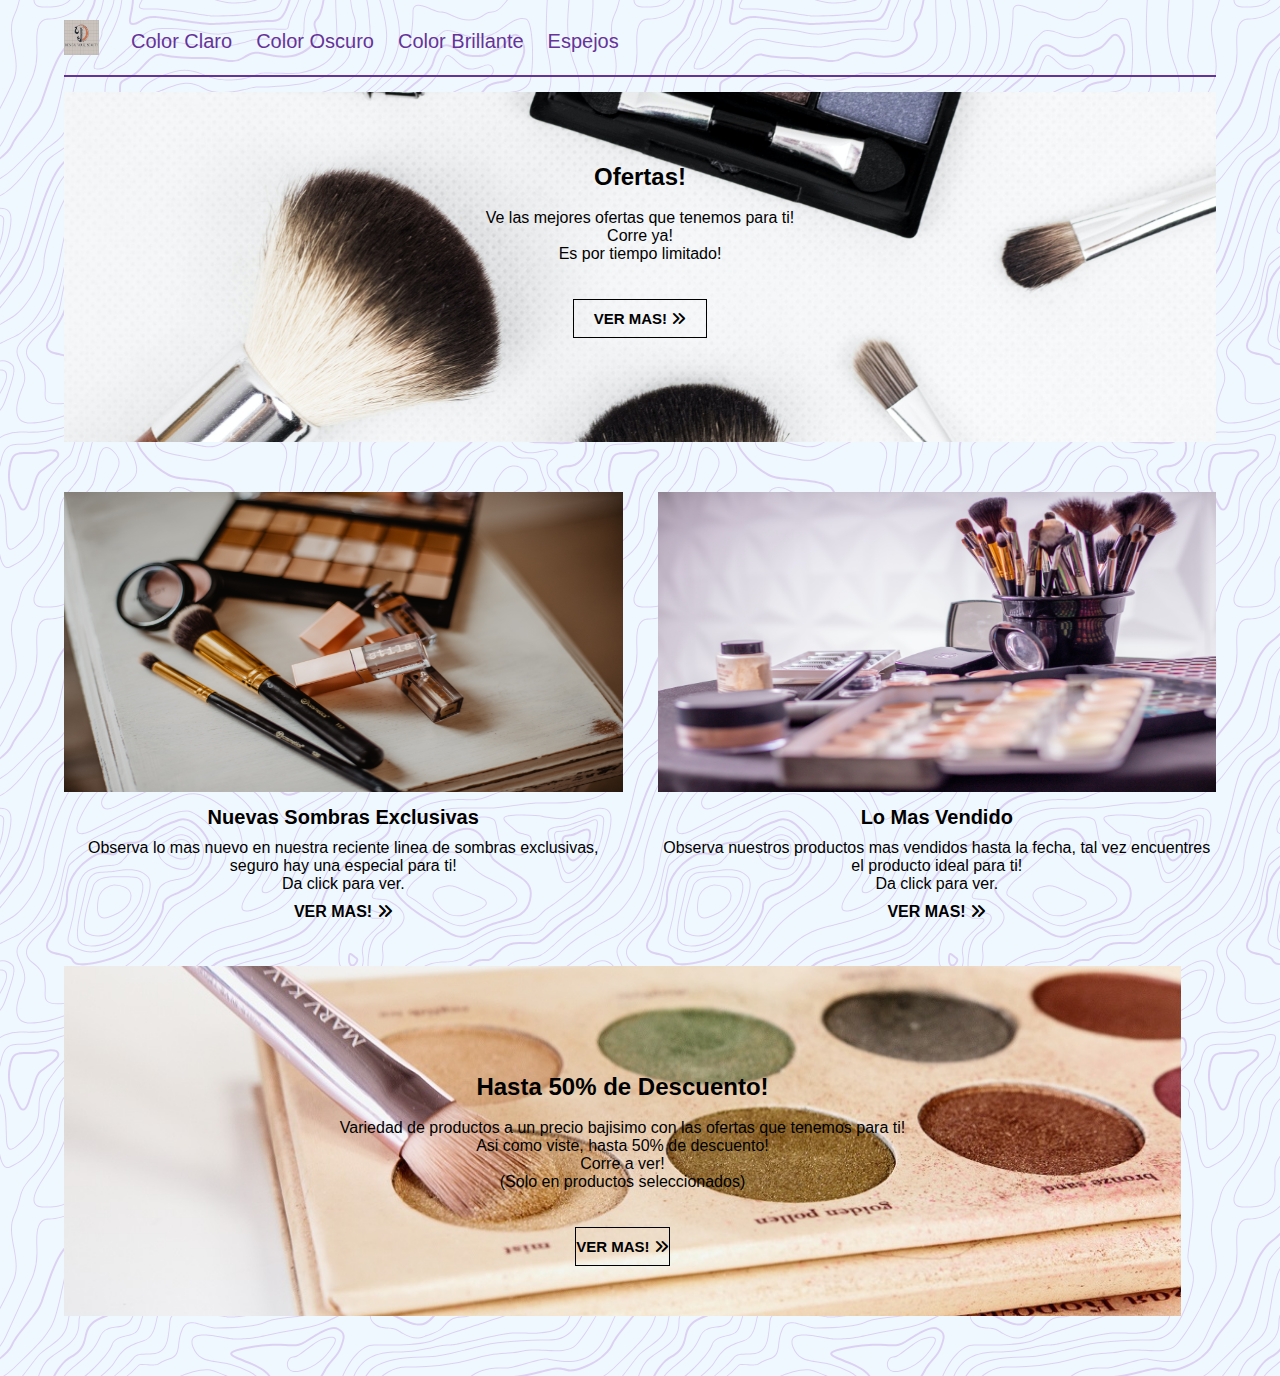
<file: Naomi Proyect/index.html>
<!DOCTYPE html>

<html lang="en">

    <head>

        <meta charset="UTF-8">
        <meta http-equiv="X-UA-Compatible" content="IE=edge">
        <meta name="viewport" content="width=device-width, initial-scale=1.0">

            <title> Design Your Beauty </title>
            <link rel="website icon" type="JPEG" href="img/design1.jpeg">

            <!-- Font Awesome -->
            <link rel="stylesheet" href="https://cdnjs.cloudflare.com/ajax/libs/font-awesome/6.2.0/css/all.min.css">
            <!-- Font Oswald -->
            <link rel="preconnect" href="https://fonts.gstatic.com" crossorigin>
            <!-- CUSTOM CSS-->
            <link rel="stylesheet" href="styles.css">

    </head>

        <body>

            <div class="container">
                <nav class="nav-main">
                    <img src="img/design1.jpeg" alt="BetaTest Logo" class="nav-brand" height="35">
                    <ul class="nav-menu">
                        <li>
                            <a href="paginas/Color Claro.html">Color Claro</a>
                        </li>
                        <li>
                            <a href="paginas/Color Oscuro.html">Color Oscuro</a>
                        </li>
                        <li>
                            <a href="paginas/Color Brillante.html">Color Brillante</a>
                        </li>
                        <li>
                            <a href="paginas/Espejos.html">Espejos</a>
                        </li>
                </nav>
                <hr size="3px" color="rebeccapurple">

                <!-- SHOWCASE -->
                <header class="showcase">
                    <h2> Ofertas! </h2>
                    <br>
                    <p> <center> Ve las mejores ofertas que tenemos para ti! <br> Corre ya! <br> Es por tiempo limitado! </center> </p>
                    <br>
                    <br>
                    <a href="paginas/Ofertas.html" class="btn"> VER MAS! <i class="fas fa-angle-double-right"></i> </a>
                    <br>
                    <br>
                    <br>
                </header>

                <!-- NUEVAS SOMBRAS -->
                <d class="nuevas-sombras">
                    <div>
                        <img src="img/new1.jpg" alt="News 1">
                        <h3> <center> Nuevas Sombras Exclusivas </center> </h3>
                        <p> <center> Observa lo mas nuevo en nuestra reciente linea de sombras exclusivas, seguro hay una especial para ti! </center> <center> Da click para ver. </center> </p>
                        <center> <a href="paginas/Sombras.html"> Ver Mas! <i class="fas fa-angle-double-right"></i> </a> </center>
                    </div>
                    <div>
                        <img src="img/new2.jpg" alt="News 2">
                        <h3> <center> Lo Mas Vendido </center> </h3>
                        <p> <center> Observa nuestros productos mas vendidos hasta la fecha, tal vez encuentres el producto ideal para ti! </center> <center> Da click para ver. </center> </p>
                        <center> <a href="paginas/Mas Vendido.html"> Ver Mas! <i class="fas fa-angle-double-right"></i> </a> </center>
                    </div>

                    <section class="banner">
                        <div class="content">
                            <h2> <center> Hasta 50% de Descuento! </center> </h2>
                            <br>
                            <p> <center> Variedad de productos a un precio bajisimo con las ofertas que tenemos para ti! <br> Asi como viste, hasta 50% de descuento! <br> Corre a ver! <br> (Solo en productos seleccionados) </center> </p>
                            <br>
                            <br>
                            <center> <a href="paginas/Descuento.html" class="btn"> VER MAS! <i class="fas fa-angle-double-right"></i> </a> </center>
                        </div>

                    </section>
                </div>
            </div>

        </body>

</html>
</file>
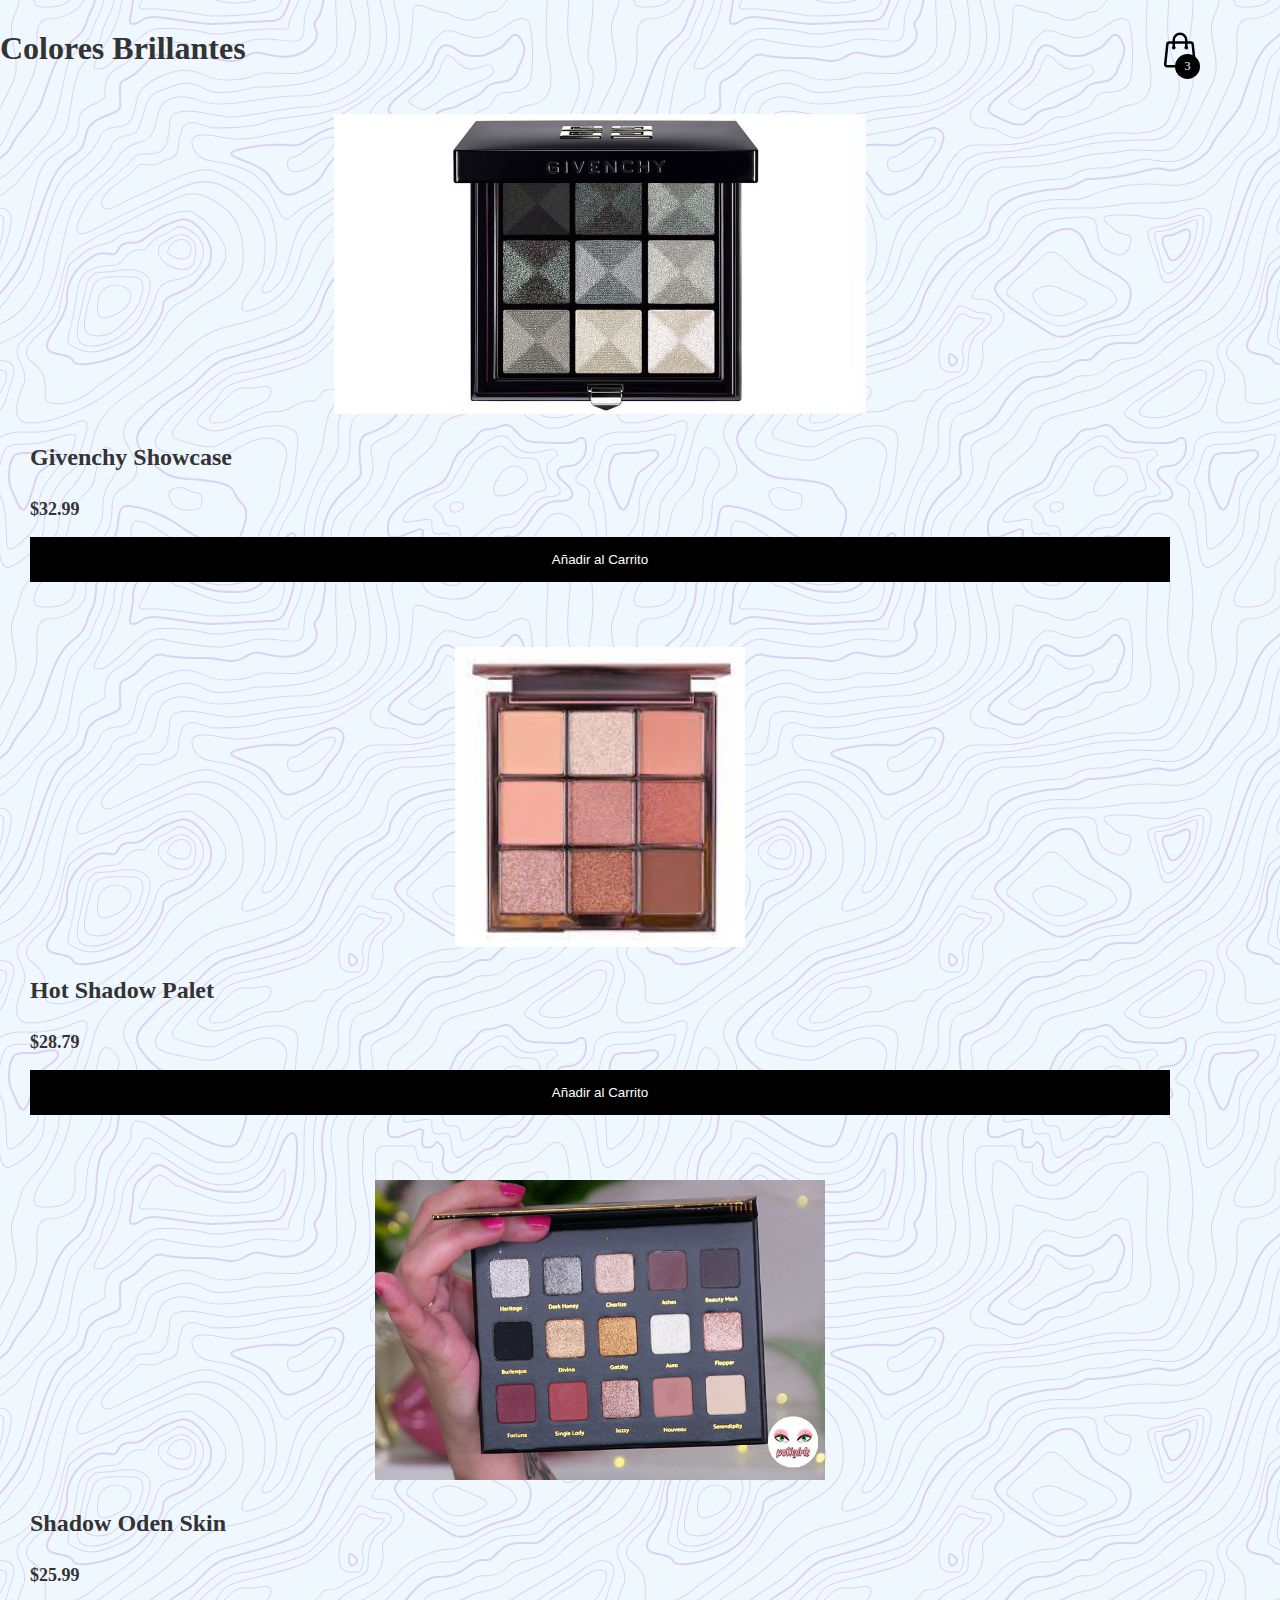
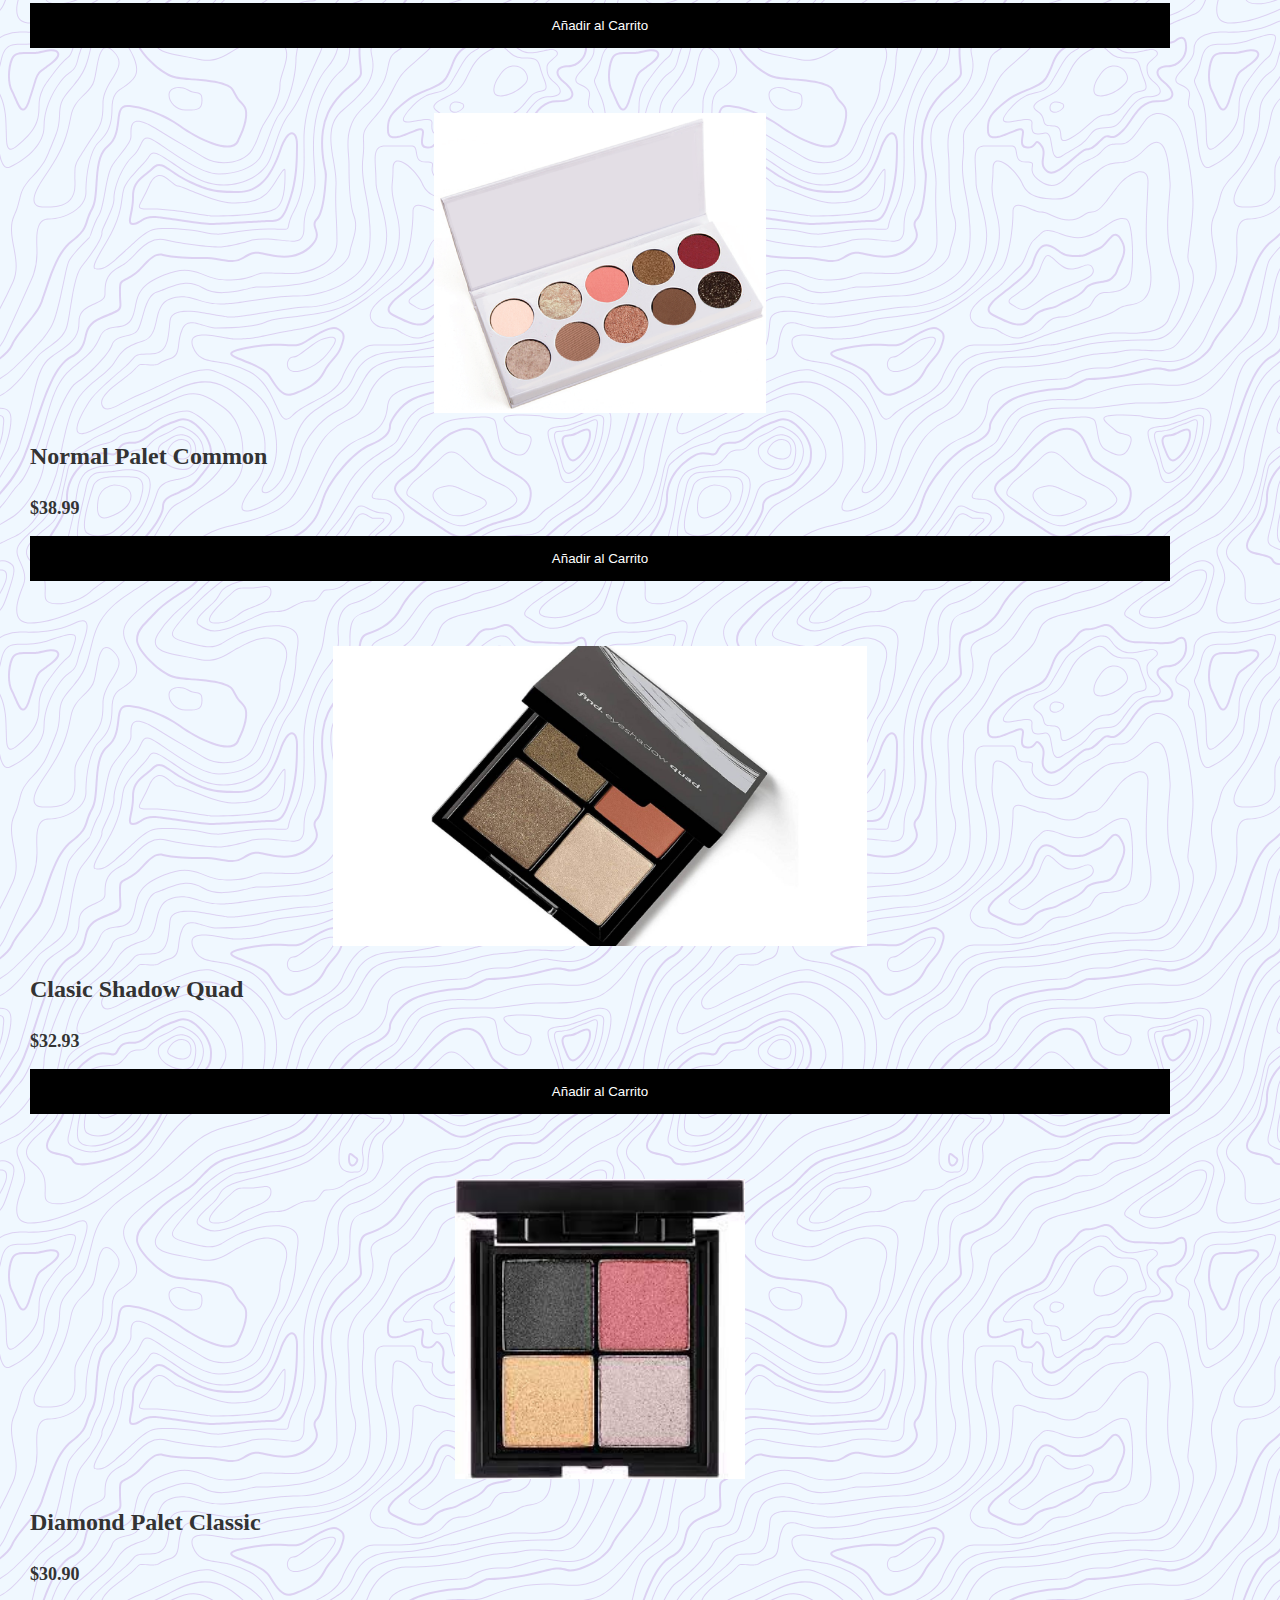
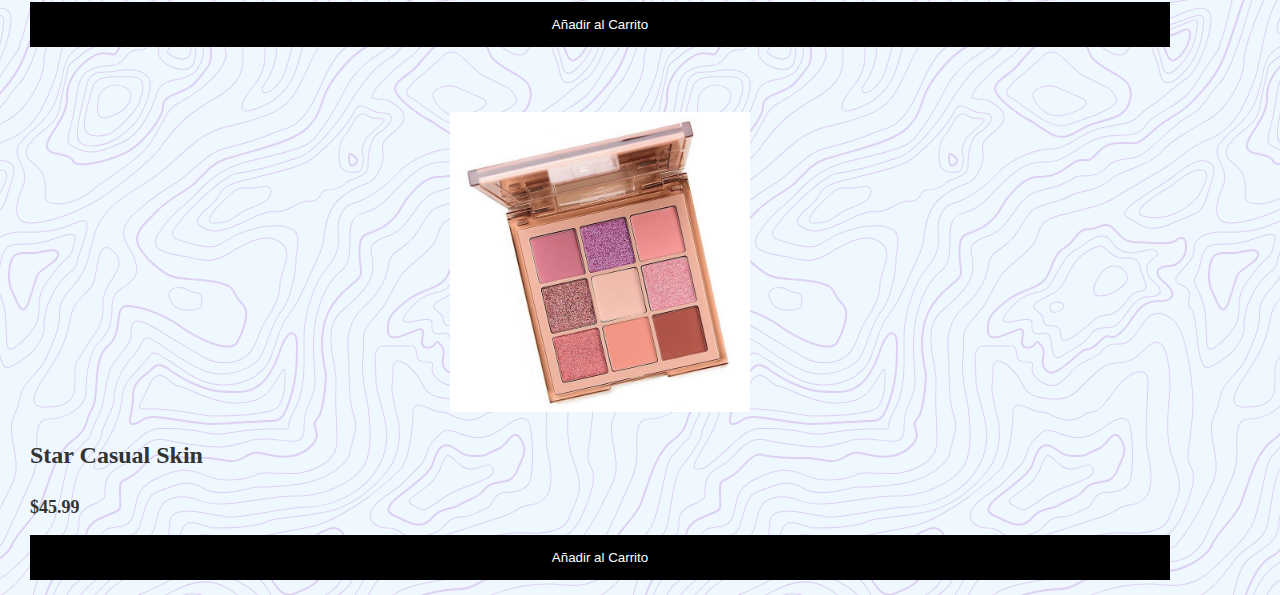
<file: Naomi Proyect/paginas/Color Brillante.html>
<!DOCTYPE html>

<html lang="en">

<head>
    <meta charset="UTF-8">
    <meta http-equiv="X-UA-Compatible" content="IE=edge">
    <meta name="viewport" content="width=device-width, initial-scale=1.0">

    <title>Color Brillante</title>
    <link rel="website icon" type="JPEG" href="imagenes/design1.jpeg">
    <link rel="stylesheet" href="style.css">

    <!-- Font Awesome -->
    <link rel="stylesheet" href="https://cdnjs.cloudflare.com/ajax/libs/font-awesome/6.2.0/css/all.min.css">
</head>

<body>
    <header>
        <h1>Colores Brillantes</h1>

        <div class="container-icon">
            <svg xmlns="http://www.w3.org/2000/svg" fill="none" viewBox="0 0 24 24" stroke-width="1.5" stroke="currentColor" class="icon-cart">
                <path stroke-linecap="round" stroke-linejoin="round" d="M15.75 10.5V6a3.75 3.75 0 10-7.5 0v4.5m11.356-1.993l1.263 12c.07.665-.45 1.243-1.119 1.243H4.25a1.125 1.125 0 01-1.12-1.243l1.264-12A1.125 1.125 0 015.513 7.5h12.974c.576 0 1.059.435 1.119 1.007zM8.625 10.5a.375.375 0 11-.75 0 .375.375 0 01.75 0zm7.5 0a.375.375 0 11-.75 0 .375.375 0 01.75 0z" />
            </svg>
            <div class="count-products">
                <span id="contador-productos">3</span>
            </div>
            <div class="container-cart-products hidden-cart">
                <div class="cart-product">
                    <div class="info-cart-product">
                        <span class="cantidad-producto carrito"></span>
                        <p class="titulo-producto-carrito">Sombra Neutro Piel Clara</p>
                        <span class="precio-producto-carrito">$32.99</span>
                        <p class="titulo-producto-carrito">M.F.X Shadow</p>
                        <span class="precio-producto-carrito">$38.99</span>
                        <p class="titulo-producto-carrito">Clasic Shadow Quad</p>
                        <span class="precio-producto-carrito">$32.93</span>
                    </div>
                    <svg xmlns="http://www.w3.org/2000/svg" fill="none" viewBox="0 0 24 24" stroke-width="1.5" stroke="currentColor" class="icon-close">
                        <path stroke-linecap="round" stroke-linejoin="round" d="M9.75 9.75l4.5 4.5m0-4.5l-4.5 4.5M21 12a9 9 0 11-18 0 9 9 0 0118 0z" />
                    </svg>
                </div>
                <div class="cart-total">
                    <h3>Total:</h3>
                    <span class="total-pagar">$104.91</span>
                </div>
            </div>
        </div>

    </header>

    <div class="container-items">
        <div class="item">
            <figure>
                <img src="imagenes/Brillito1.jpg" alt="producto">
            </figure>
            <div class="info-product">
                <h2>Givenchy Showcase</h2>
                <p class="price">$32.99</p>
                <button>Añadir al Carrito</button>
            </div>
        </div>

        <div class="container-items">
            <div class="item">
                <figure>
                    <img src="imagenes/Brillito2.jpg" alt="producto">
                </figure>
                <div class="info-product">
                    <h2>Hot Shadow Palet</h2>
                    <p class="price">$28.79</p>
                    <button>Añadir al Carrito</button>
                </div>
            </div>

            <div class="container-items">
                <div class="item">
                    <figure>
                        <img src="imagenes/Brillito3.jpg" alt="producto">
                    </figure>
                    <div class="info-product">
                        <h2>Shadow Oden Skin</h2>
                        <p class="price">$25.99</p>
                        <button>Añadir al Carrito</button>
                    </div>
                </div>

                <div class="container-items">
                    <div class="item">
                        <figure>
                            <img src="imagenes/Brillito4.png" alt="producto">
                        </figure>
                        <div class="info-product">
                            <h2>Normal Palet Common</h2>
                            <p class="price">$38.99</p>
                            <button>Añadir al Carrito</button>
                        </div>
                    </div>

                    <div class="container-items">
                        <div class="item">
                            <figure>
                                <img src="imagenes/Brillito5.jpg" alt="producto">
                            </figure>
                            <div class="info-product">
                                <h2>Clasic Shadow Quad</h2>
                                <p class="price">$32.93</p>
                                <button>Añadir al Carrito</button>
                            </div>
                        </div>

                        <div class="container-items">
                            <div class="item">
                                <figure>
                                    <img src="imagenes/Brillito6.jpg" alt="producto">
                                </figure>
                                <div class="info-product">
                                    <h2>Diamond Palet Classic</h2>
                                    <p class="price">$30.90</p>
                                    <button>Añadir al Carrito</button>
                                </div>
                            </div>

                            <div class="container-items">
                                <div class="item">
                                    <figure>
                                        <img src="imagenes/Brillito7.jpg" alt="producto">
                                    </figure>
                                    <div class="info-product">
                                        <h2>Star Casual Skin</h2>
                                        <p class="price">$45.99</p>
                                        <button>Añadir al Carrito</button>
                                    </div>
                                </div>
    </div>

    <script src="index.js"></script>
</body>
</html>
</file>
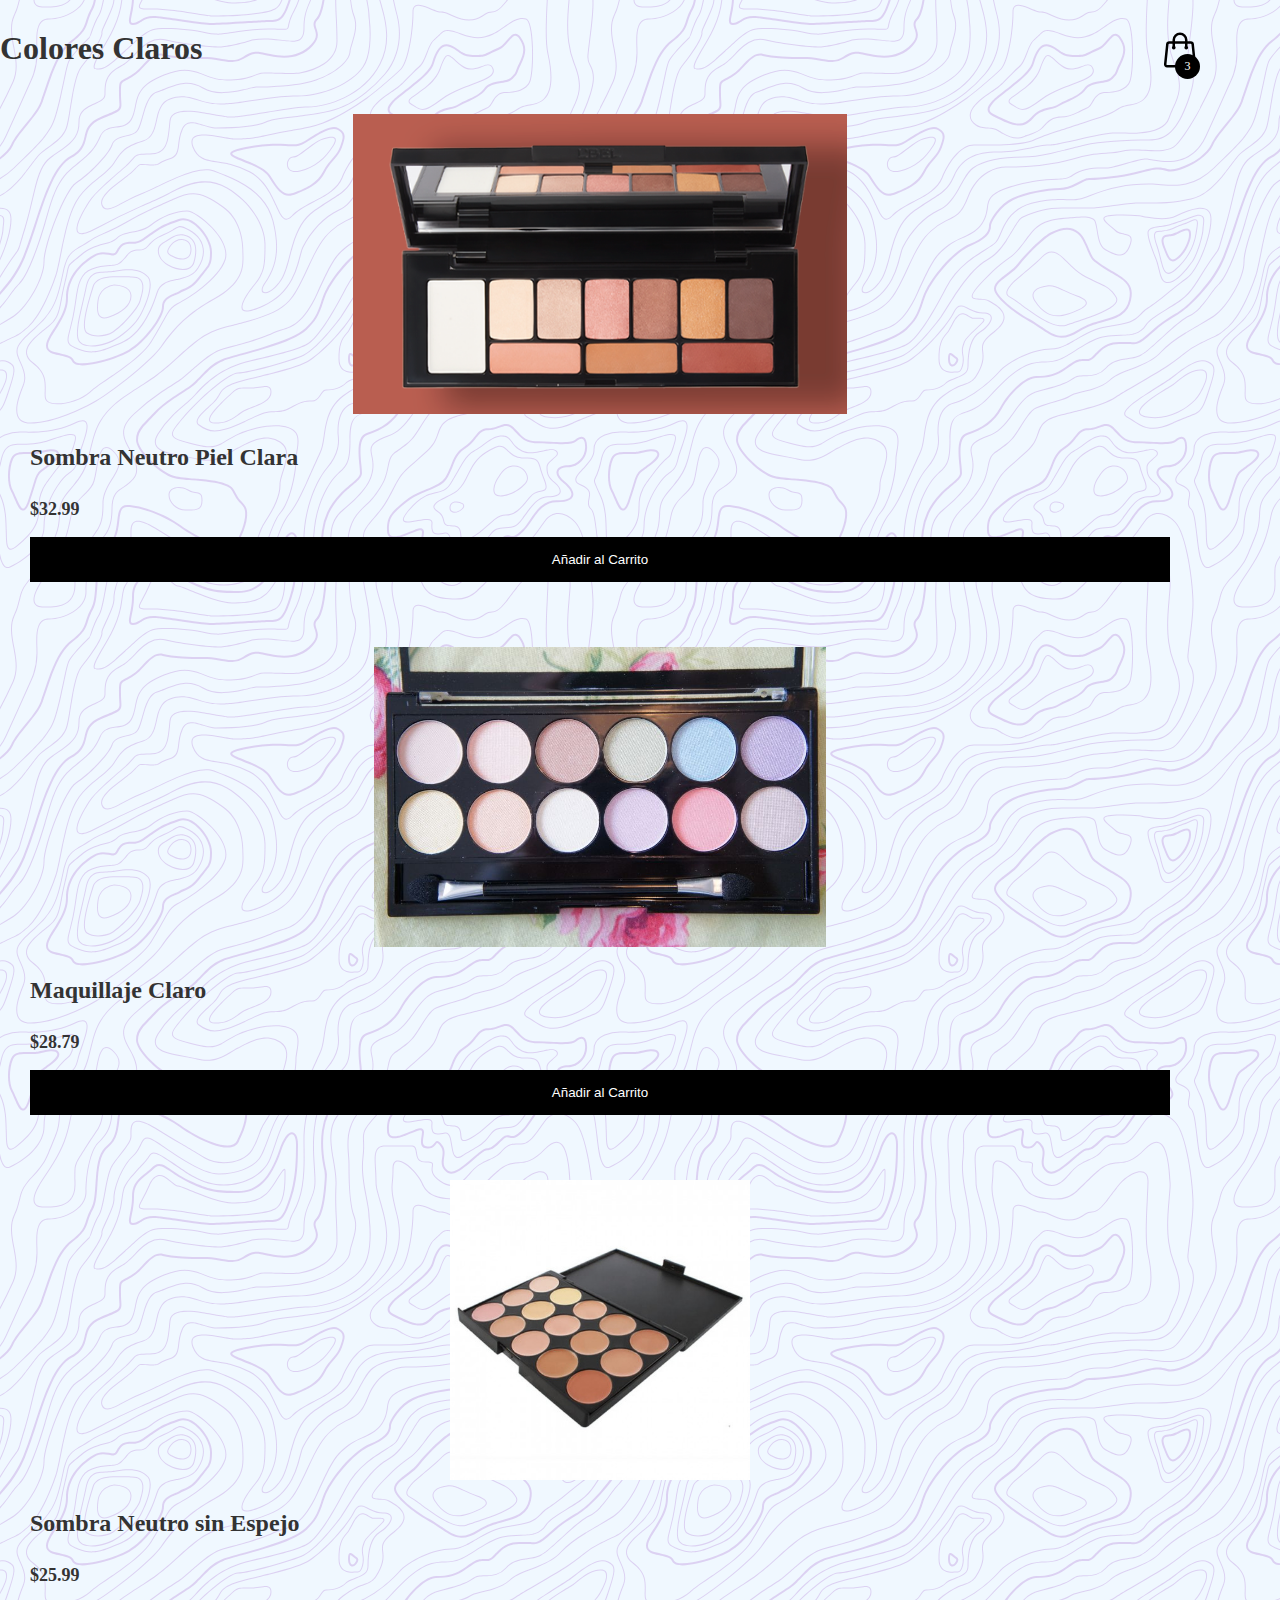
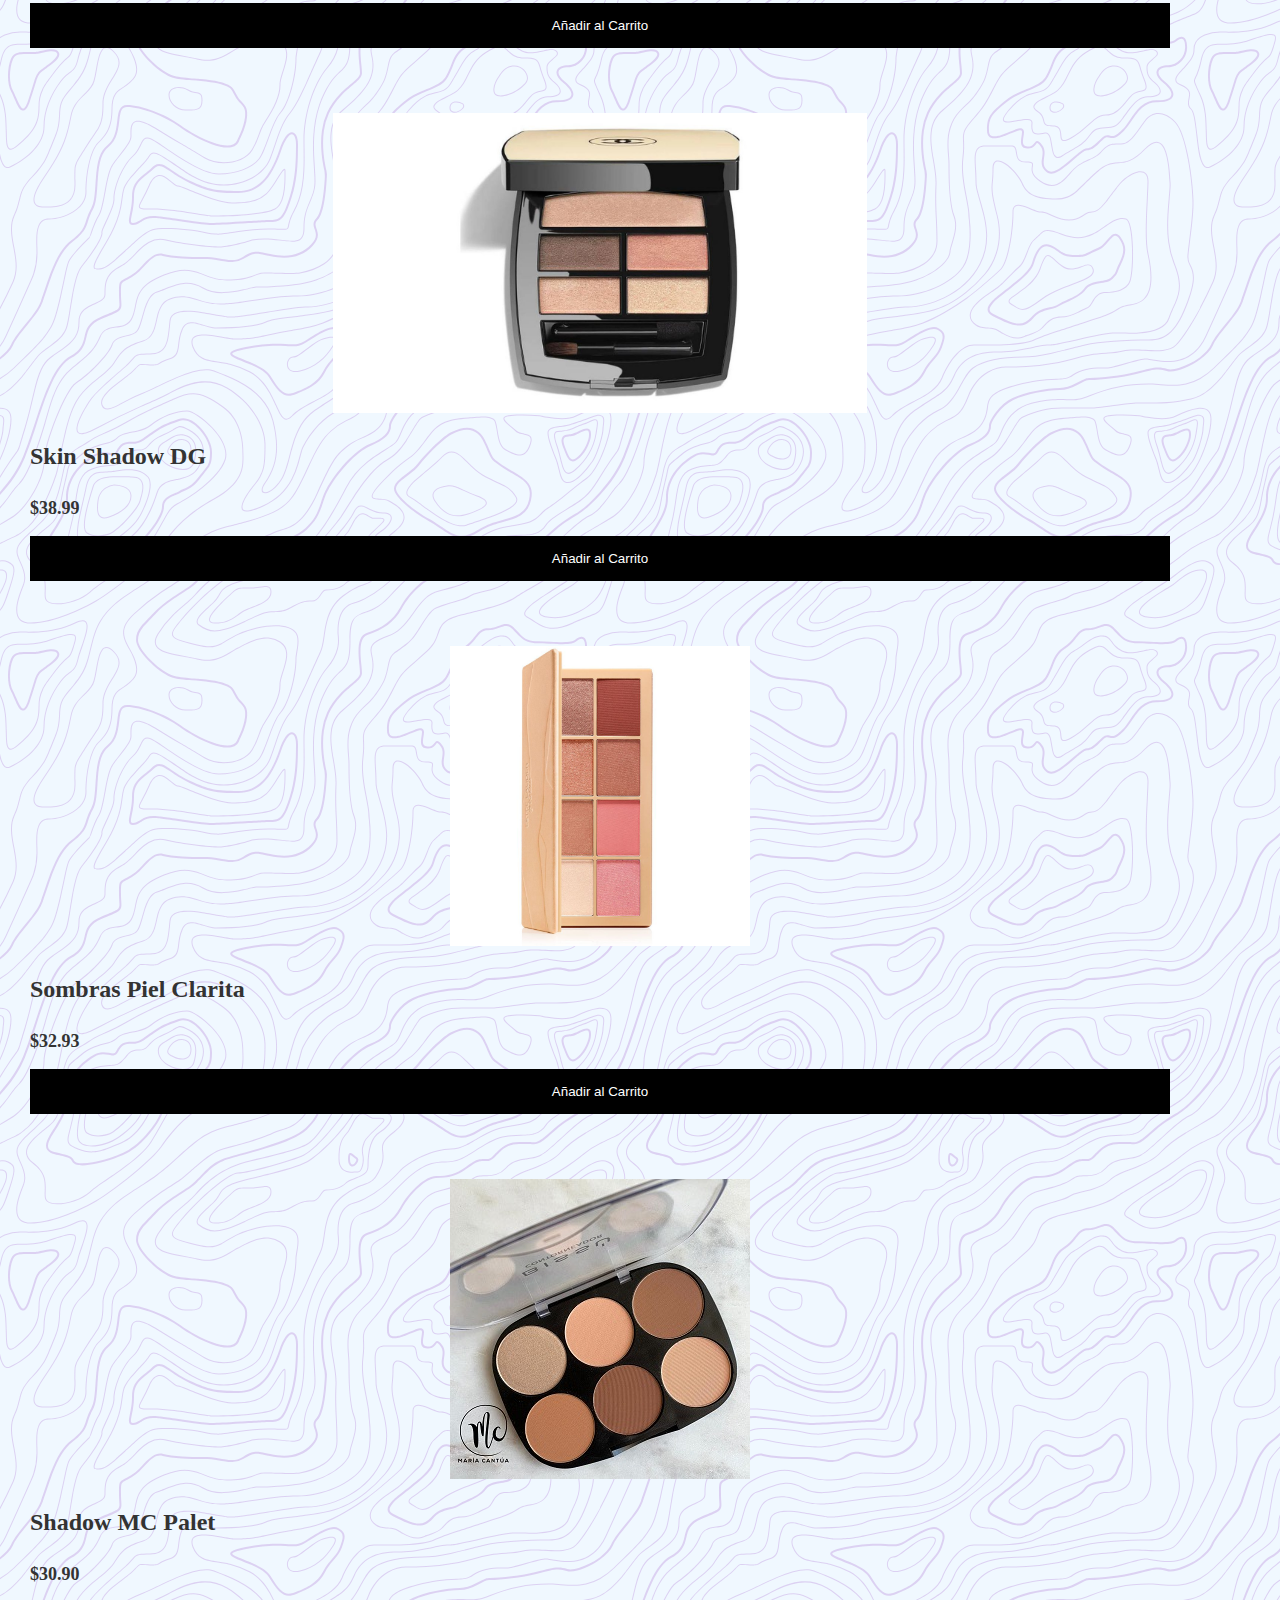
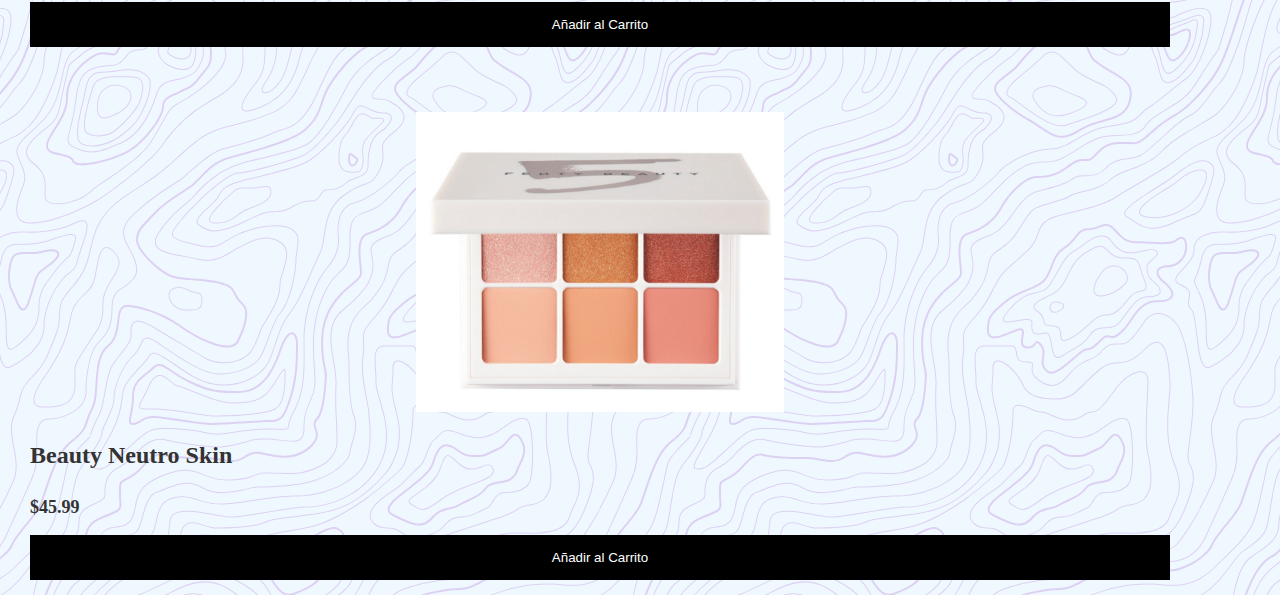
<file: Naomi Proyect/paginas/Color Claro.html>
<!DOCTYPE html>

<html lang="en">

<head>
    <meta charset="UTF-8">
    <meta http-equiv="X-UA-Compatible" content="IE=edge">
    <meta name="viewport" content="width=device-width, initial-scale=1.0">

    <title>Color Claro</title>
    <link rel="website icon" type="JPEG" href="imagenes/design1.jpeg">
    <link rel="stylesheet" href="style.css">

    <!-- Font Awesome -->
    <link rel="stylesheet" href="https://cdnjs.cloudflare.com/ajax/libs/font-awesome/6.2.0/css/all.min.css">
</head>

<body>
    <header>
        <h1>Colores Claros</h1>

        <div class="container-icon">
            <svg xmlns="http://www.w3.org/2000/svg" fill="none" viewBox="0 0 24 24" stroke-width="1.5" stroke="currentColor" class="icon-cart">
                <path stroke-linecap="round" stroke-linejoin="round" d="M15.75 10.5V6a3.75 3.75 0 10-7.5 0v4.5m11.356-1.993l1.263 12c.07.665-.45 1.243-1.119 1.243H4.25a1.125 1.125 0 01-1.12-1.243l1.264-12A1.125 1.125 0 015.513 7.5h12.974c.576 0 1.059.435 1.119 1.007zM8.625 10.5a.375.375 0 11-.75 0 .375.375 0 01.75 0zm7.5 0a.375.375 0 11-.75 0 .375.375 0 01.75 0z" />
            </svg>
            <div class="count-products">
                <span id="contador-productos">3</span>
            </div>
            <div class="container-cart-products hidden-cart">
                <div class="cart-product">
                    <div class="info-cart-product">
                        <span class="cantidad-producto carrito"></span>
                        <p class="titulo-producto-carrito">Sombra Neutro Piel Clara</p>
                        <span class="precio-producto-carrito">$32.99</span>
                        <p class="titulo-producto-carrito">M.F.X Shadow</p>
                        <span class="precio-producto-carrito">$38.99</span>
                        <p class="titulo-producto-carrito">Clasic Shadow Quad</p>
                        <span class="precio-producto-carrito">$32.93</span>
                    </div>
                    <svg xmlns="http://www.w3.org/2000/svg" fill="none" viewBox="0 0 24 24" stroke-width="1.5" stroke="currentColor" class="icon-close">
                        <path stroke-linecap="round" stroke-linejoin="round" d="M9.75 9.75l4.5 4.5m0-4.5l-4.5 4.5M21 12a9 9 0 11-18 0 9 9 0 0118 0z" />
                    </svg>
                </div>
                <div class="cart-total">
                    <h3>Total:</h3>
                    <span class="total-pagar">$104.91</span>
                </div>
            </div>
        </div>

    </header>

    <div class="container-items">
        <div class="item">
            <figure>
                <img src="imagenes/Clarito1.png" alt="producto">
            </figure>
            <div class="info-product">
                <h2>Sombra Neutro Piel Clara</h2>
                <p class="price">$32.99</p>
                <button>Añadir al Carrito</button>
            </div>
        </div>

        <div class="container-items">
            <div class="item">
                <figure>
                    <img src="imagenes/Clarito2.jpg" alt="producto">
                </figure>
                <div class="info-product">
                    <h2>Maquillaje Claro</h2>
                    <p class="price">$28.79</p>
                    <button>Añadir al Carrito</button>
                </div>
            </div>

            <div class="container-items">
                <div class="item">
                    <figure>
                        <img src="imagenes/Clarito3.jpg" alt="producto">
                    </figure>
                    <div class="info-product">
                        <h2>Sombra Neutro sin Espejo</h2>
                        <p class="price">$25.99</p>
                        <button>Añadir al Carrito</button>
                    </div>
                </div>

                <div class="container-items">
                    <div class="item">
                        <figure>
                            <img src="imagenes/Clarito4.jpg" alt="producto">
                        </figure>
                        <div class="info-product">
                            <h2>Skin Shadow DG</h2>
                            <p class="price">$38.99</p>
                            <button>Añadir al Carrito</button>
                        </div>
                    </div>

                    <div class="container-items">
                        <div class="item">
                            <figure>
                                <img src="imagenes/Clarito5.jpg" alt="producto">
                            </figure>
                            <div class="info-product">
                                <h2>Sombras Piel Clarita</h2>
                                <p class="price">$32.93</p>
                                <button>Añadir al Carrito</button>
                            </div>
                        </div>

                        <div class="container-items">
                            <div class="item">
                                <figure>
                                    <img src="imagenes/Clarito6.jpg" alt="producto">
                                </figure>
                                <div class="info-product">
                                    <h2>Shadow MC Palet</h2>
                                    <p class="price">$30.90</p>
                                    <button>Añadir al Carrito</button>
                                </div>
                            </div>

                            <div class="container-items">
                                <div class="item">
                                    <figure>
                                        <img src="imagenes/Clarito7.jpg" alt="producto">
                                    </figure>
                                    <div class="info-product">
                                        <h2>Beauty Neutro Skin</h2>
                                        <p class="price">$45.99</p>
                                        <button>Añadir al Carrito</button>
                                    </div>
                                </div>
    </div>

    <script src="index.js"></script>
</body>
</html>
</file>
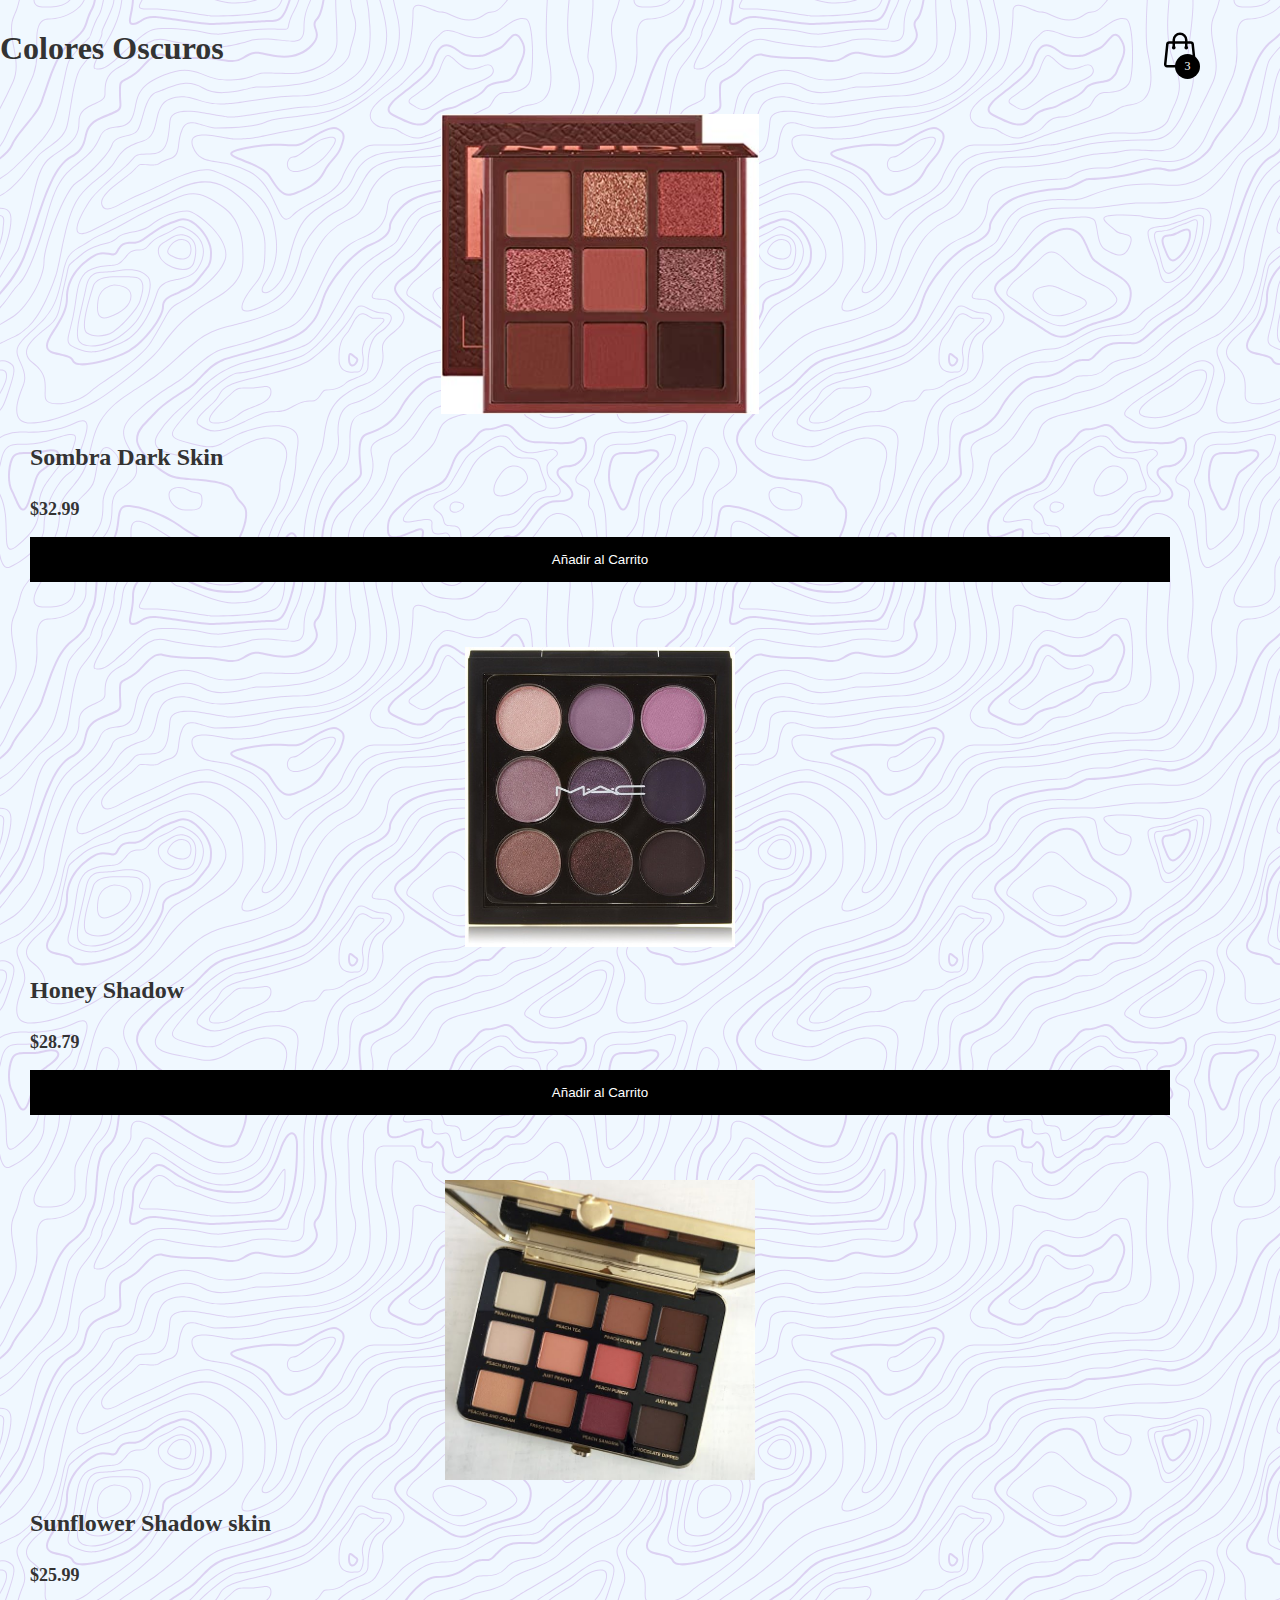
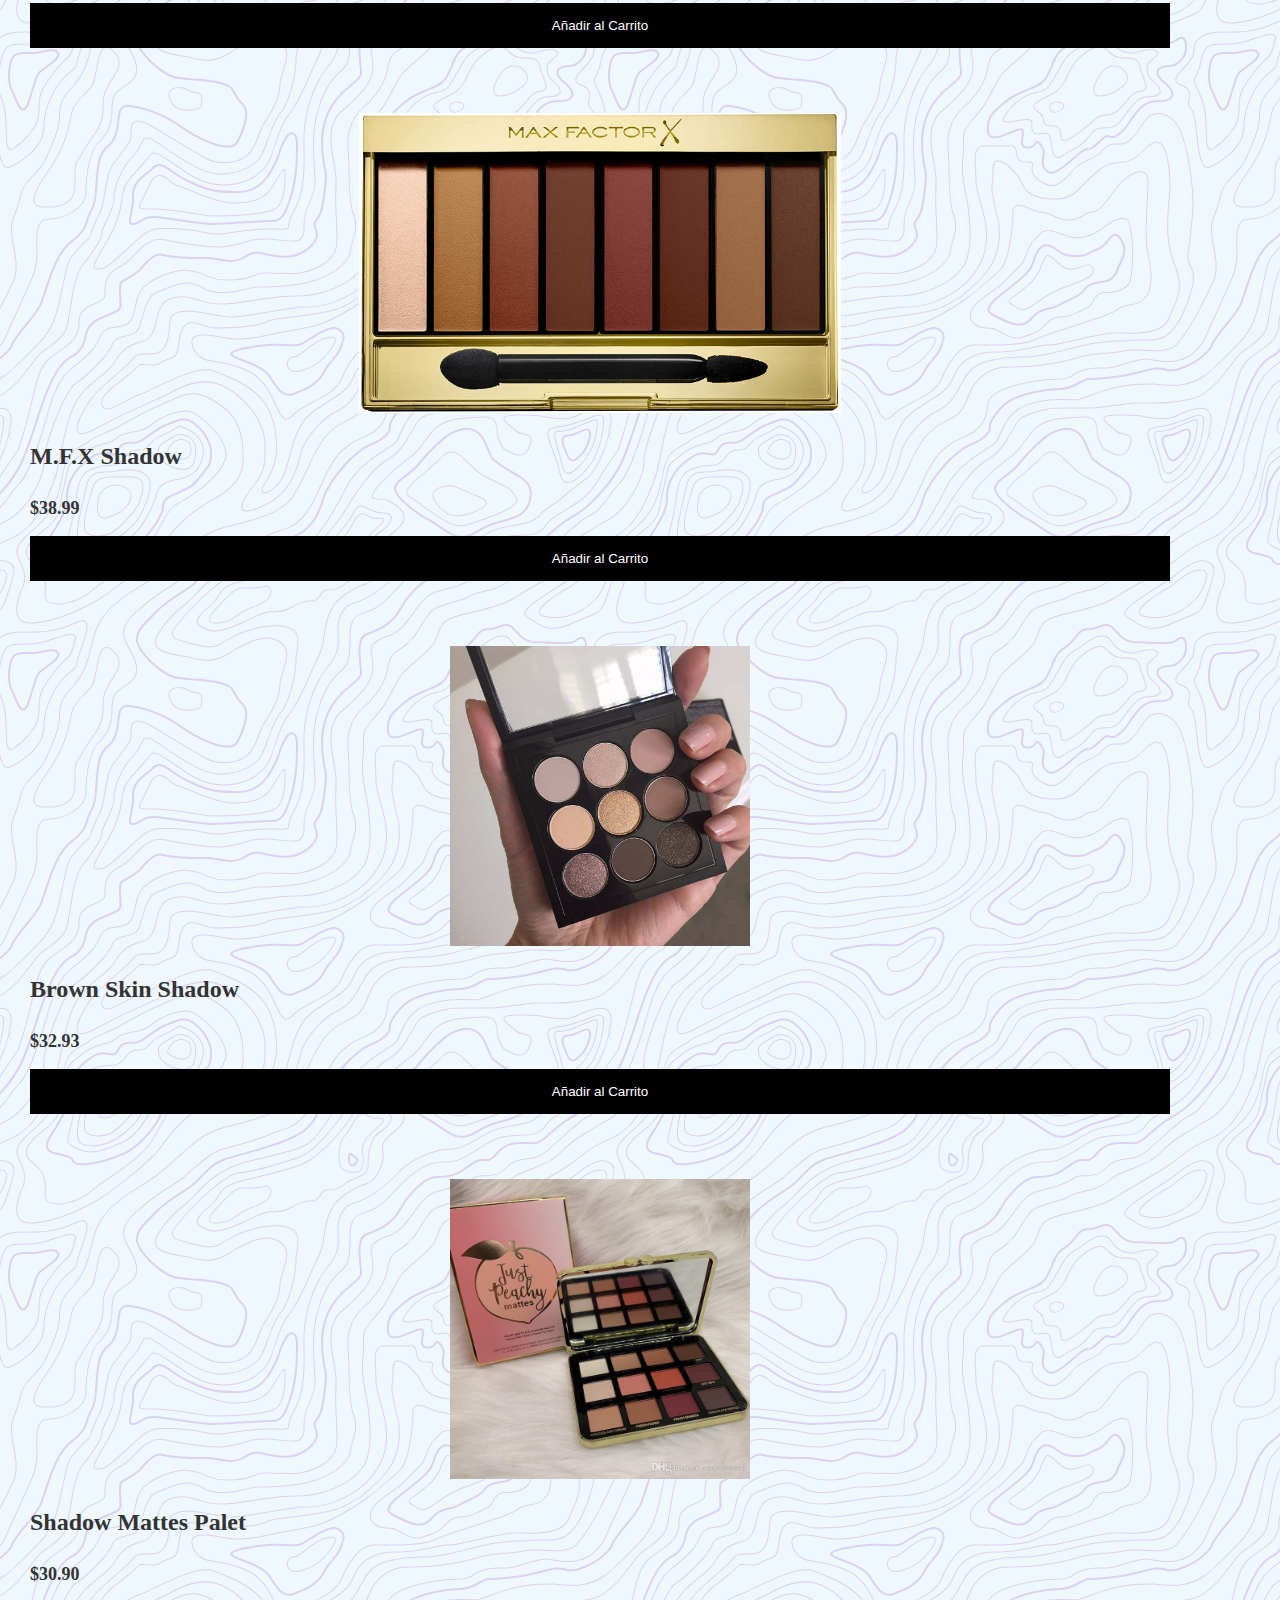
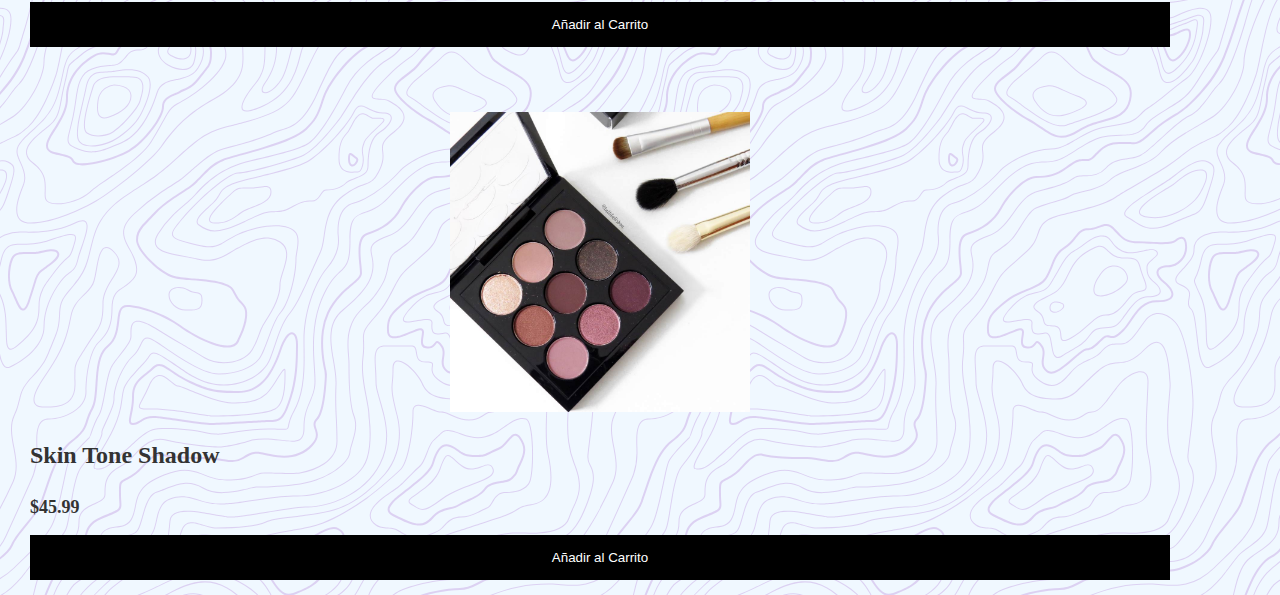
<file: Naomi Proyect/paginas/Color Oscuro.html>
<!DOCTYPE html>

<html lang="en">

<head>
    <meta charset="UTF-8">
    <meta http-equiv="X-UA-Compatible" content="IE=edge">
    <meta name="viewport" content="width=device-width, initial-scale=1.0">

    <title>Color Oscuro</title>
    <link rel="website icon" type="JPEG" href="imagenes/design1.jpeg">
    <link rel="stylesheet" href="style.css">

    <!-- Font Awesome -->
    <link rel="stylesheet" href="https://cdnjs.cloudflare.com/ajax/libs/font-awesome/6.2.0/css/all.min.css">
</head>

<body>
    <header>
        <h1>Colores Oscuros</h1>

        <div class="container-icon">
            <svg xmlns="http://www.w3.org/2000/svg" fill="none" viewBox="0 0 24 24" stroke-width="1.5" stroke="currentColor" class="icon-cart">
                <path stroke-linecap="round" stroke-linejoin="round" d="M15.75 10.5V6a3.75 3.75 0 10-7.5 0v4.5m11.356-1.993l1.263 12c.07.665-.45 1.243-1.119 1.243H4.25a1.125 1.125 0 01-1.12-1.243l1.264-12A1.125 1.125 0 015.513 7.5h12.974c.576 0 1.059.435 1.119 1.007zM8.625 10.5a.375.375 0 11-.75 0 .375.375 0 01.75 0zm7.5 0a.375.375 0 11-.75 0 .375.375 0 01.75 0z" />
            </svg>
            <div class="count-products">
                <span id="contador-productos">3</span>
            </div>
            <div class="container-cart-products hidden-cart">
                <div class="cart-product">
                    <div class="info-cart-product">
                        <span class="cantidad-producto carrito"></span>
                        <p class="titulo-producto-carrito">Sombra Neutro Piel Clara</p>
                        <span class="precio-producto-carrito">$32.99</span>
                        <p class="titulo-producto-carrito">M.F.X Shadow</p>
                        <span class="precio-producto-carrito">$38.99</span>
                        <p class="titulo-producto-carrito">Clasic Shadow Quad</p>
                        <span class="precio-producto-carrito">$32.93</span>
                    </div>
                    <svg xmlns="http://www.w3.org/2000/svg" fill="none" viewBox="0 0 24 24" stroke-width="1.5" stroke="currentColor" class="icon-close">
                        <path stroke-linecap="round" stroke-linejoin="round" d="M9.75 9.75l4.5 4.5m0-4.5l-4.5 4.5M21 12a9 9 0 11-18 0 9 9 0 0118 0z" />
                    </svg>
                </div>
                <div class="cart-total">
                    <h3>Total:</h3>
                    <span class="total-pagar">$104.91</span>
                </div>
            </div>
        </div>

    </header>

    <div class="container-items">
        <div class="item">
            <figure>
                <img src="imagenes/Oscurito1.jpg" alt="producto">
            </figure>
            <div class="info-product">
                <h2>Sombra Dark Skin</h2>
                <p class="price">$32.99</p>
                <button>Añadir al Carrito</button>
            </div>
        </div>

        <div class="container-items">
            <div class="item">
                <figure>
                    <img src="imagenes/Oscurito2.jpg" alt="producto">
                </figure>
                <div class="info-product">
                    <h2>Honey Shadow</h2>
                    <p class="price">$28.79</p>
                    <button>Añadir al Carrito</button>
                </div>
            </div>

            <div class="container-items">
                <div class="item">
                    <figure>
                        <img src="imagenes/Oscurito3.jpg" alt="producto">
                    </figure>
                    <div class="info-product">
                        <h2>Sunflower Shadow skin</h2>
                        <p class="price">$25.99</p>
                        <button>Añadir al Carrito</button>
                    </div>
                </div>

                <div class="container-items">
                    <div class="item">
                        <figure>
                            <img src="imagenes/Oscurito4.jpeg" alt="producto">
                        </figure>
                        <div class="info-product">
                            <h2>M.F.X Shadow</h2>
                            <p class="price">$38.99</p>
                            <button>Añadir al Carrito</button>
                        </div>
                    </div>

                    <div class="container-items">
                        <div class="item">
                            <figure>
                                <img src="imagenes/Oscurito5.jpg" alt="producto">
                            </figure>
                            <div class="info-product">
                                <h2>Brown Skin Shadow</h2>
                                <p class="price">$32.93</p>
                                <button>Añadir al Carrito</button>
                            </div>
                        </div>

                        <div class="container-items">
                            <div class="item">
                                <figure>
                                    <img src="imagenes/Oscurito6.jpg" alt="producto">
                                </figure>
                                <div class="info-product">
                                    <h2>Shadow Mattes Palet</h2>
                                    <p class="price">$30.90</p>
                                    <button>Añadir al Carrito</button>
                                </div>
                            </div>

                            <div class="container-items">
                                <div class="item">
                                    <figure>
                                        <img src="imagenes/Oscurito7.jpg" alt="producto">
                                    </figure>
                                    <div class="info-product">
                                        <h2>Skin Tone Shadow</h2>
                                        <p class="price">$45.99</p>
                                        <button>Añadir al Carrito</button>
                                    </div>
                                </div>
    </div>

    <script src="index.js"></script>
</body>
</html>
</file>
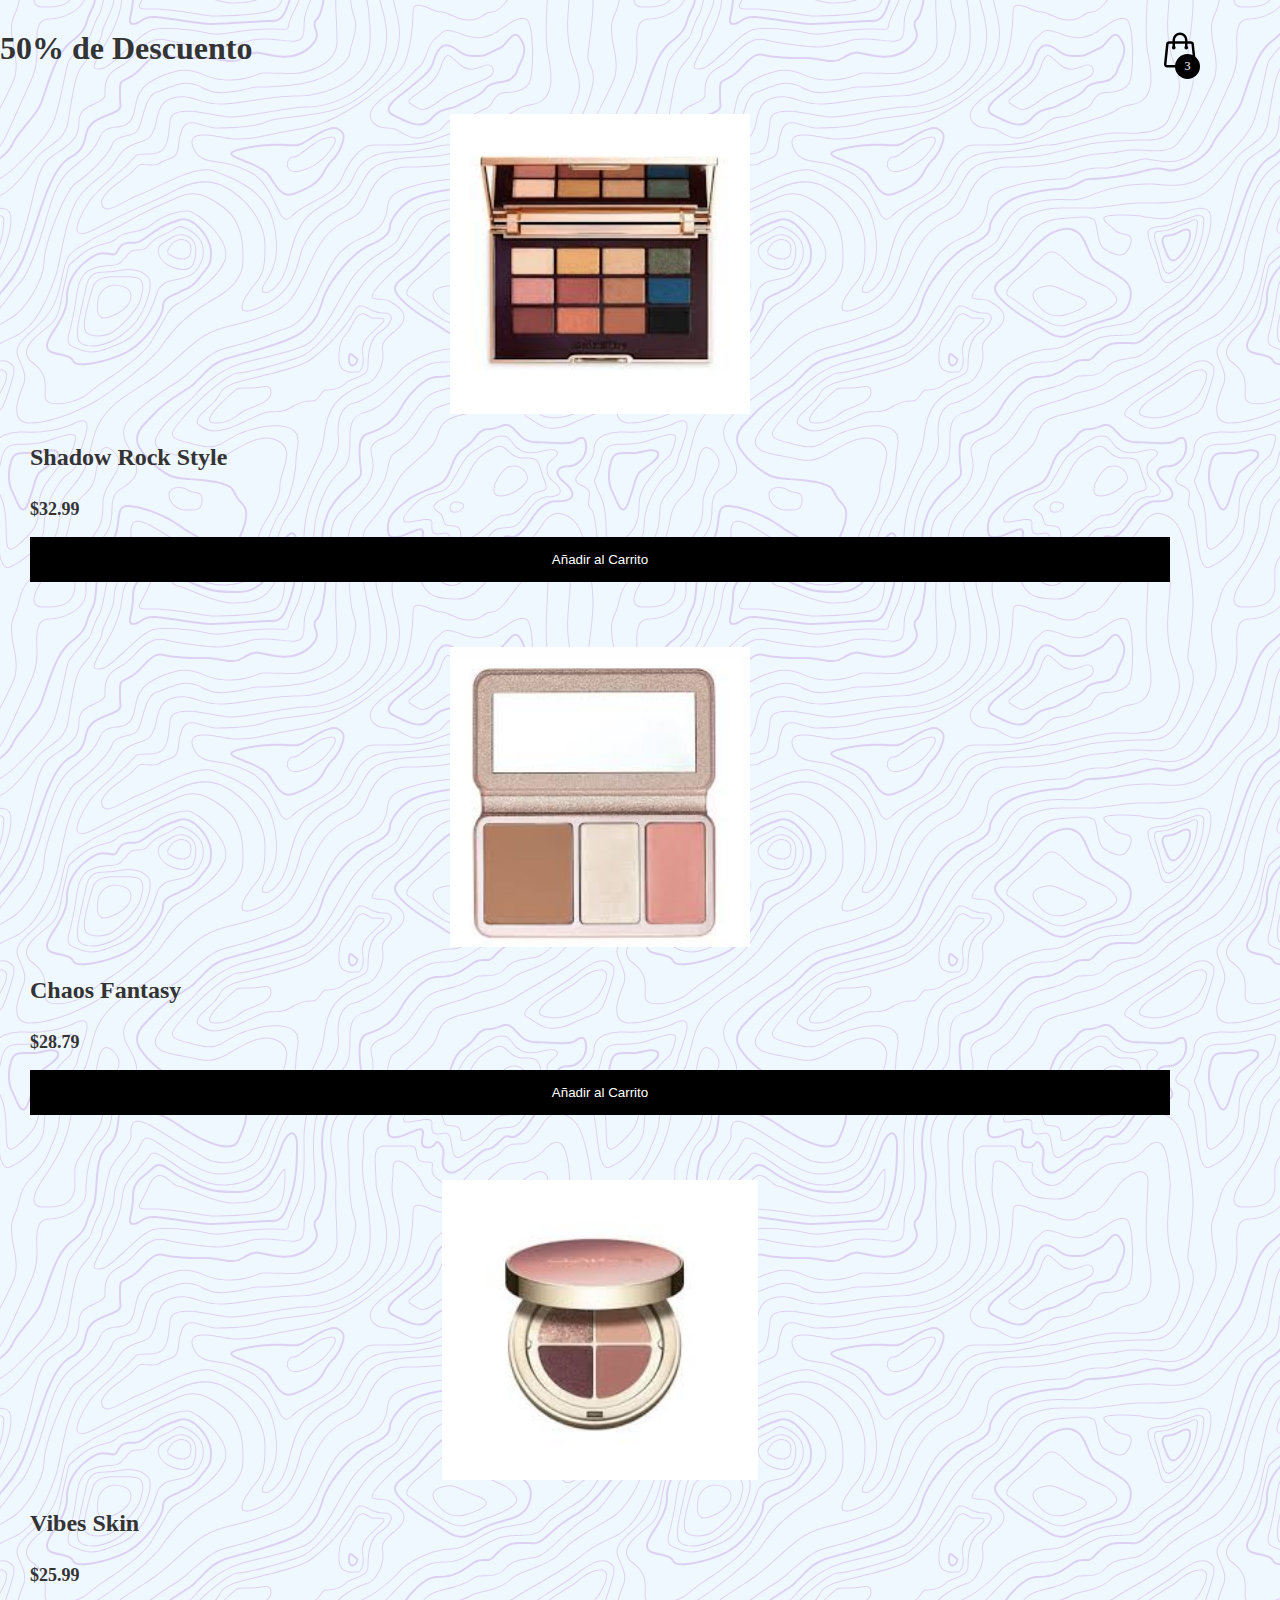
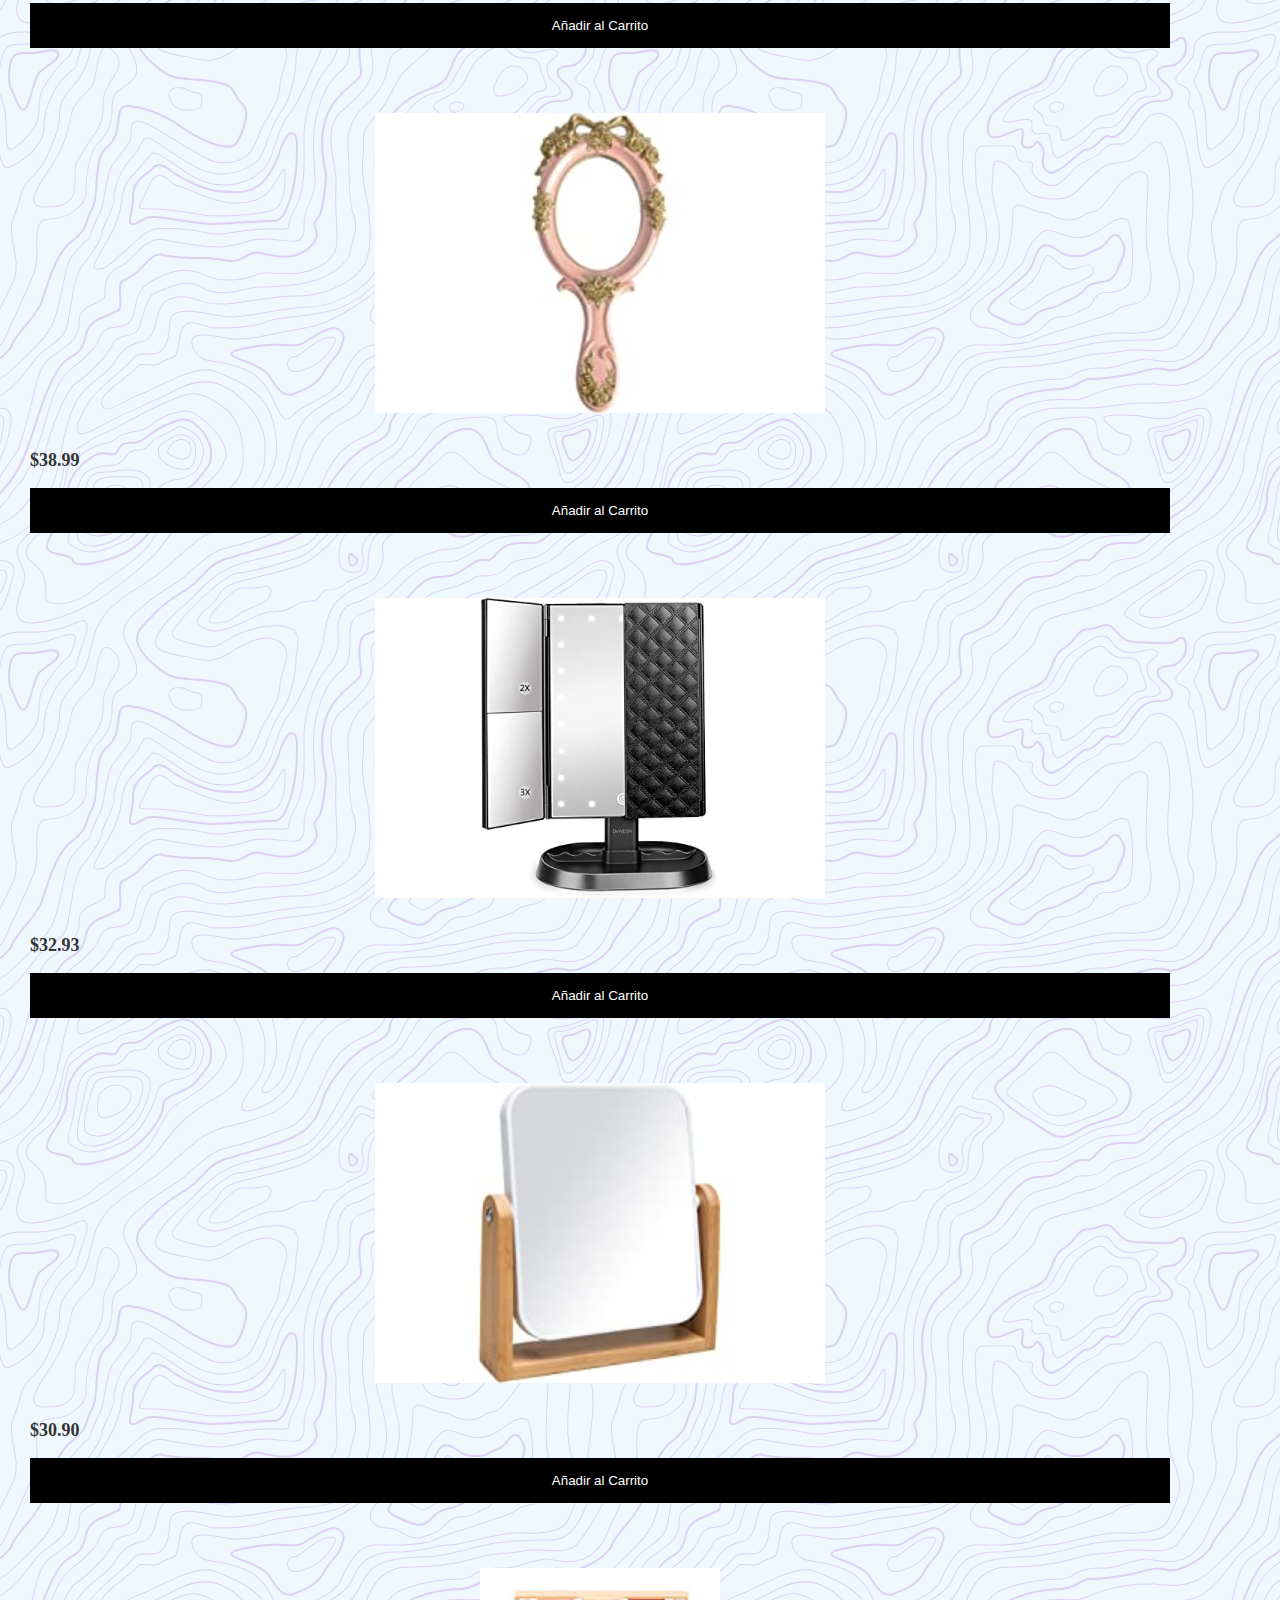
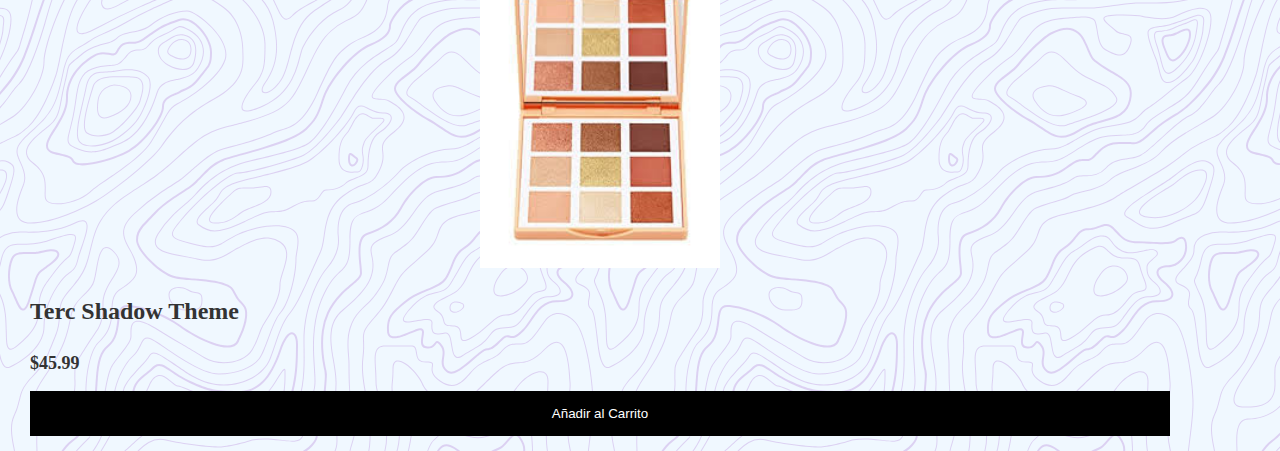
<file: Naomi Proyect/paginas/Descuento.html>
<!DOCTYPE html>

<html lang="en">

<head>
    <meta charset="UTF-8">
    <meta http-equiv="X-UA-Compatible" content="IE=edge">
    <meta name="viewport" content="width=device-width, initial-scale=1.0">

    <title>50% de Descuento</title>
    <link rel="website icon" type="JPEG" href="imagenes/design1.jpeg">
    <link rel="stylesheet" href="style.css">

    <!-- Font Awesome -->
    <link rel="stylesheet" href="https://cdnjs.cloudflare.com/ajax/libs/font-awesome/6.2.0/css/all.min.css">
</head>

<body>
    <header>
        <h1>50% de Descuento</h1>

        <div class="container-icon">
            <svg xmlns="http://www.w3.org/2000/svg" fill="none" viewBox="0 0 24 24" stroke-width="1.5" stroke="currentColor" class="icon-cart">
                <path stroke-linecap="round" stroke-linejoin="round" d="M15.75 10.5V6a3.75 3.75 0 10-7.5 0v4.5m11.356-1.993l1.263 12c.07.665-.45 1.243-1.119 1.243H4.25a1.125 1.125 0 01-1.12-1.243l1.264-12A1.125 1.125 0 015.513 7.5h12.974c.576 0 1.059.435 1.119 1.007zM8.625 10.5a.375.375 0 11-.75 0 .375.375 0 01.75 0zm7.5 0a.375.375 0 11-.75 0 .375.375 0 01.75 0z" />
            </svg>
            <div class="count-products">
                <span id="contador-productos">3</span>
            </div>
            <div class="container-cart-products hidden-cart">
                <div class="cart-product">
                    <div class="info-cart-product">
                        <span class="cantidad-producto carrito"></span>
                        <p class="titulo-producto-carrito">Sombra Neutro Piel Clara</p>
                        <span class="precio-producto-carrito">$32.99</span>
                        <p class="titulo-producto-carrito">M.F.X Shadow</p>
                        <span class="precio-producto-carrito">$38.99</span>
                        <p class="titulo-producto-carrito">Clasic Shadow Quad</p>
                        <span class="precio-producto-carrito">$32.93</span>
                    </div>
                    <svg xmlns="http://www.w3.org/2000/svg" fill="none" viewBox="0 0 24 24" stroke-width="1.5" stroke="currentColor" class="icon-close">
                        <path stroke-linecap="round" stroke-linejoin="round" d="M9.75 9.75l4.5 4.5m0-4.5l-4.5 4.5M21 12a9 9 0 11-18 0 9 9 0 0118 0z" />
                    </svg>
                </div>
                <div class="cart-total">
                    <h3>Total:</h3>
                    <span class="total-pagar">$104.91</span>
                </div>
            </div>
        </div>

    </header>

    <div class="container-items">
        <div class="item">
            <figure>
                <img src="imagenes/DescuentoSombra1.jfif" alt="producto">
            </figure>
            <div class="info-product">
                <h2>Shadow Rock Style</h2>
                <p class="price">$32.99</p>
                <button>Añadir al Carrito</button>
            </div>
        </div>

        <div class="container-items">
            <div class="item">
                <figure>
                    <img src="imagenes/DescuentoSombra2.jfif" alt="producto">
                </figure>
                <div class="info-product">
                    <h2>Chaos Fantasy</h2>
                    <p class="price">$28.79</p>
                    <button>Añadir al Carrito</button>
                </div>
            </div>

            <div class="container-items">
                <div class="item">
                    <figure>
                        <img src="imagenes/DescuentoSombra3.jfif" alt="producto">
                    </figure>
                    <div class="info-product">
                        <h2>Vibes Skin</h2>
                        <p class="price">$25.99</p>
                        <button>Añadir al Carrito</button>
                    </div>
                </div>

                <div class="container-items">
                    <div class="item">
                        <figure>
                            <img src="imagenes/DescuentoEspejo1.jpg" alt="producto">
                        </figure>
                        <div class="info-product">
                            <h2></h2>
                            <p class="price">$38.99</p>
                            <button>Añadir al Carrito</button>
                        </div>
                    </div>

                    <div class="container-items">
                        <div class="item">
                            <figure>
                                <img src="imagenes/DescuentoEspejo2.jpg" alt="producto">
                            </figure>
                            <div class="info-product">
                                <h2></h2>
                                <p class="price">$32.93</p>
                                <button>Añadir al Carrito</button>
                            </div>
                        </div>

                        <div class="container-items">
                            <div class="item">
                                <figure>
                                    <img src="imagenes/DescuentoEspejo3.jpg" alt="producto">
                                </figure>
                                <div class="info-product">
                                    <h2></h2>
                                    <p class="price">$30.90</p>
                                    <button>Añadir al Carrito</button>
                                </div>
                            </div>

                            <div class="container-items">
                                <div class="item">
                                    <figure>
                                        <img src="imagenes/DescuentoSombra4.jfif" alt="producto">
                                    </figure>
                                    <div class="info-product">
                                        <h2>Terc Shadow Theme</h2>
                                        <p class="price">$45.99</p>
                                        <button>Añadir al Carrito</button>
                                    </div>
                                </div>
    </div>

    <script src="index.js"></script>
</body>
</html>
</file>
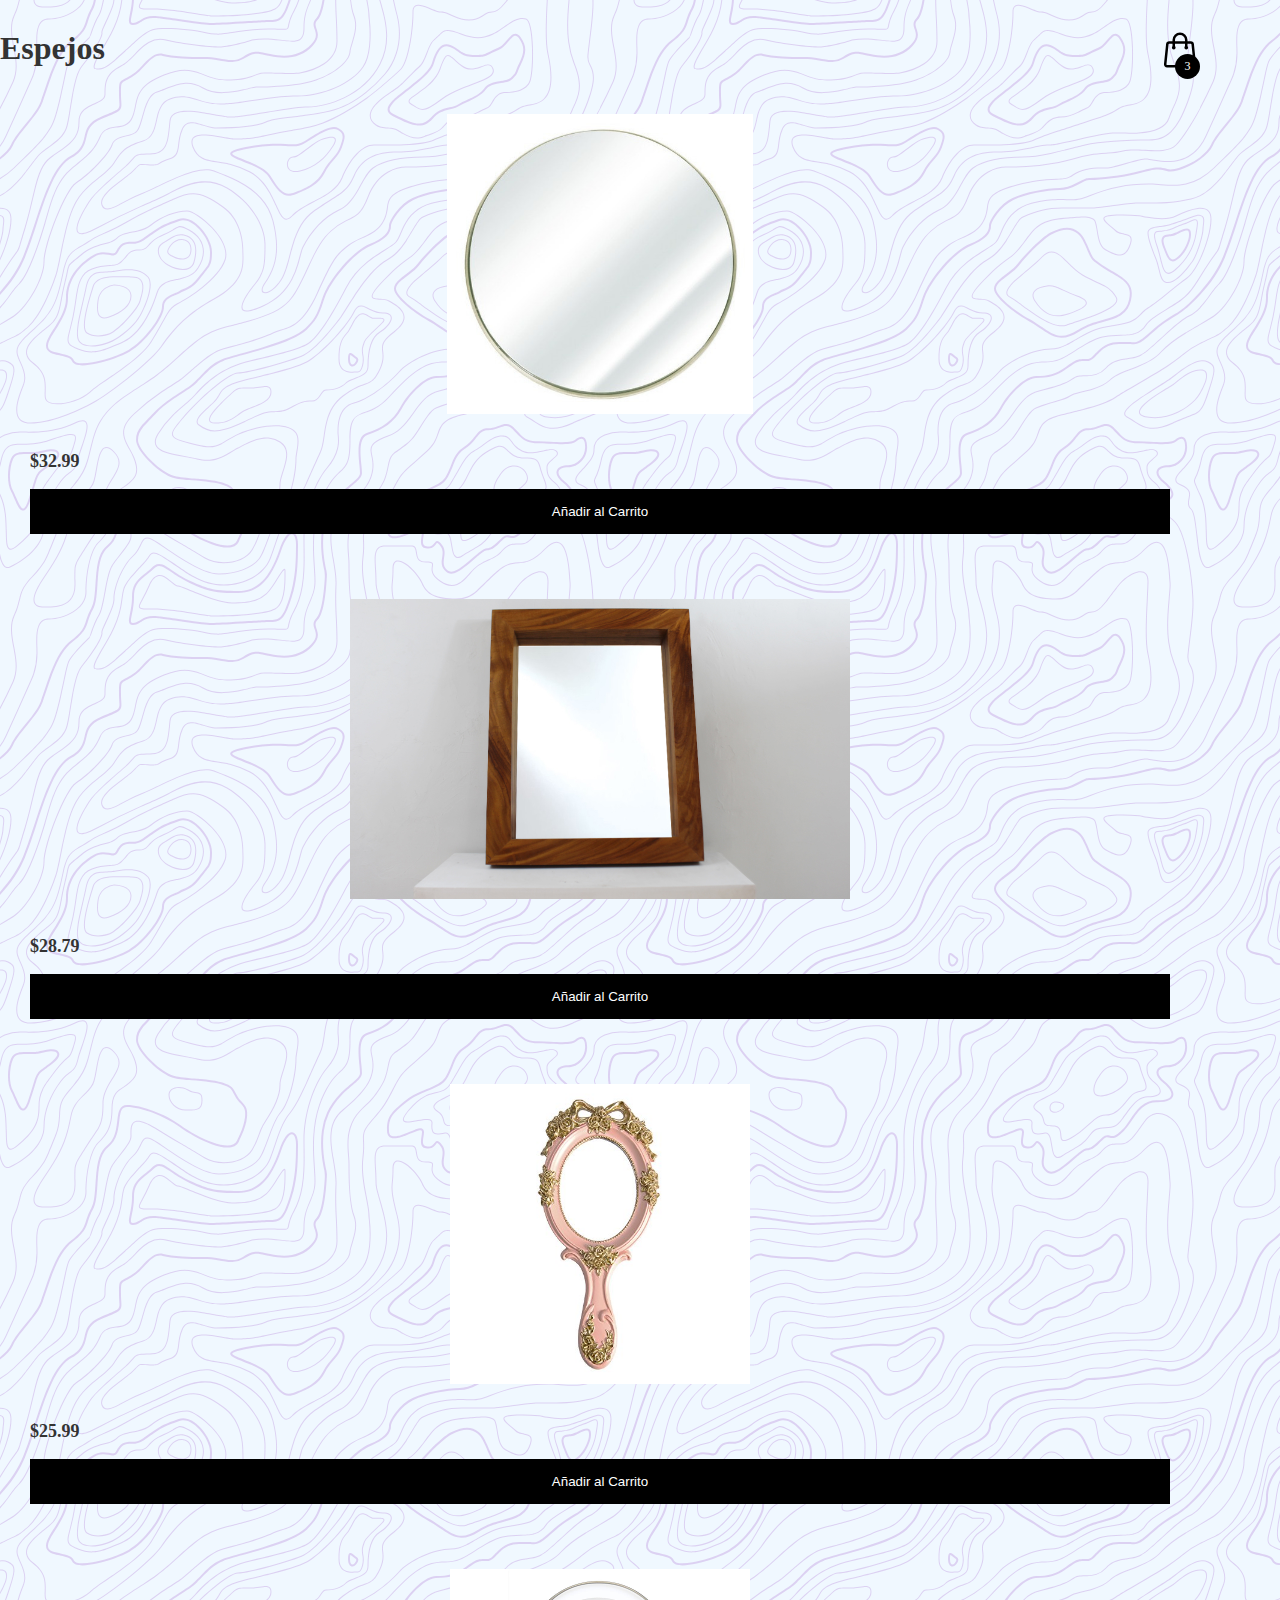
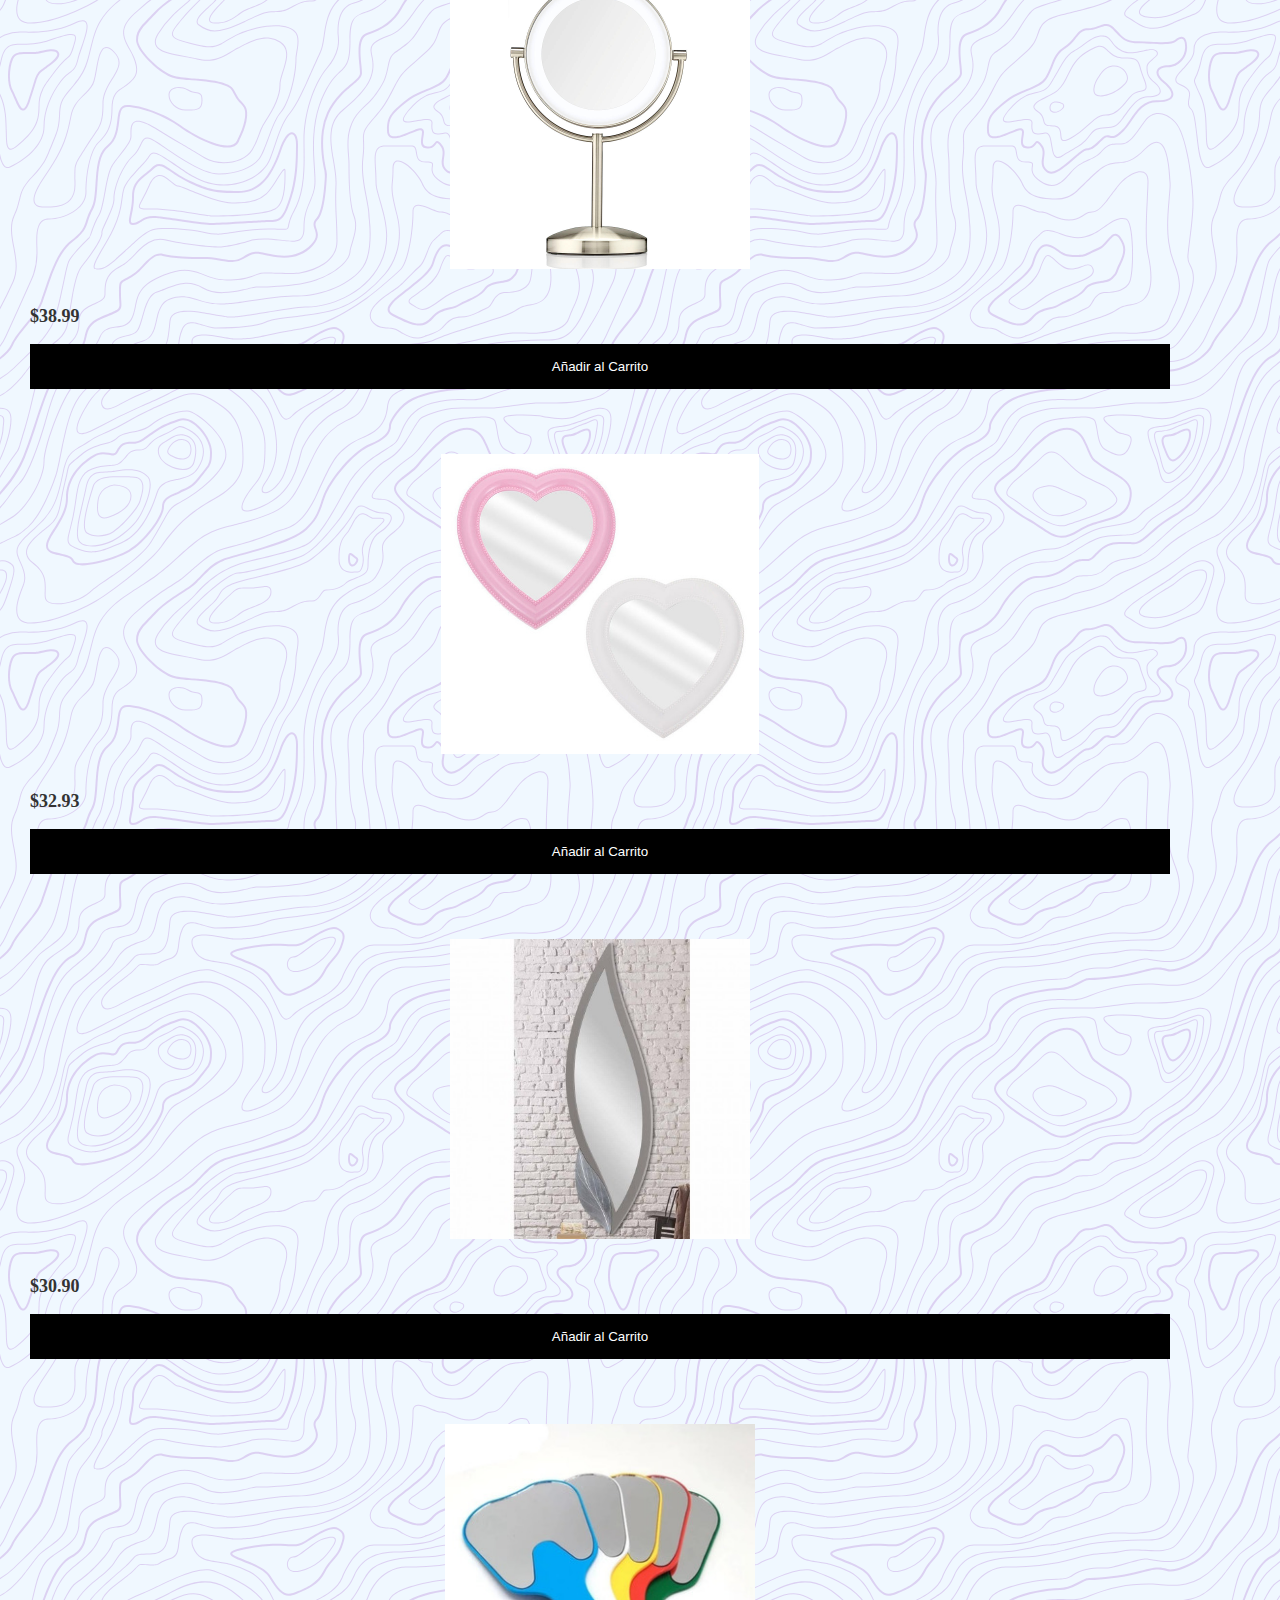
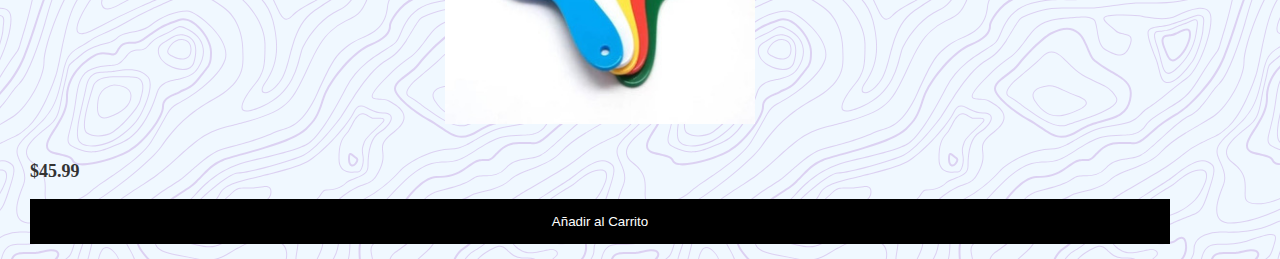
<file: Naomi Proyect/paginas/Espejos.html>
<!DOCTYPE html>

<html lang="en">

<head>
    <meta charset="UTF-8">
    <meta http-equiv="X-UA-Compatible" content="IE=edge">
    <meta name="viewport" content="width=device-width, initial-scale=1.0">

    <title>Espejos</title>
    <link rel="website icon" type="JPEG" href="imagenes/design1.jpeg">
    <link rel="stylesheet" href="style.css">

    <!-- Font Awesome -->
    <link rel="stylesheet" href="https://cdnjs.cloudflare.com/ajax/libs/font-awesome/6.2.0/css/all.min.css">
</head>

<body>
    <header>
        <h1>Espejos</h1>

        <div class="container-icon">
            <svg xmlns="http://www.w3.org/2000/svg" fill="none" viewBox="0 0 24 24" stroke-width="1.5" stroke="currentColor" class="icon-cart">
                <path stroke-linecap="round" stroke-linejoin="round" d="M15.75 10.5V6a3.75 3.75 0 10-7.5 0v4.5m11.356-1.993l1.263 12c.07.665-.45 1.243-1.119 1.243H4.25a1.125 1.125 0 01-1.12-1.243l1.264-12A1.125 1.125 0 015.513 7.5h12.974c.576 0 1.059.435 1.119 1.007zM8.625 10.5a.375.375 0 11-.75 0 .375.375 0 01.75 0zm7.5 0a.375.375 0 11-.75 0 .375.375 0 01.75 0z" />
            </svg>
            <div class="count-products">
                <span id="contador-productos">3</span>
            </div>
            <div class="container-cart-products hidden-cart">
                <div class="cart-product">
                    <div class="info-cart-product">
                        <span class="cantidad-producto carrito"></span>
                        <p class="titulo-producto-carrito">Sombra Neutro Piel Clara</p>
                        <span class="precio-producto-carrito">$32.99</span>
                        <p class="titulo-producto-carrito">M.F.X Shadow</p>
                        <span class="precio-producto-carrito">$38.99</span>
                        <p class="titulo-producto-carrito">Clasic Shadow Quad</p>
                        <span class="precio-producto-carrito">$32.93</span>
                    </div>
                    <svg xmlns="http://www.w3.org/2000/svg" fill="none" viewBox="0 0 24 24" stroke-width="1.5" stroke="currentColor" class="icon-close">
                        <path stroke-linecap="round" stroke-linejoin="round" d="M9.75 9.75l4.5 4.5m0-4.5l-4.5 4.5M21 12a9 9 0 11-18 0 9 9 0 0118 0z" />
                    </svg>
                </div>
                <div class="cart-total">
                    <h3>Total:</h3>
                    <span class="total-pagar">$104.91</span>
                </div>
            </div>
        </div>

    </header>

    <div class="container-items">
        <div class="item">
            <figure>
                <img src="imagenes/Espejo1.jpg" alt="producto">
            </figure>
            <div class="info-product">
                <h2></h2>
                <p class="price">$32.99</p>
                <button>Añadir al Carrito</button>
            </div>
        </div>

        <div class="container-items">
            <div class="item">
                <figure>
                    <img src="imagenes/Espejo2.jpg" alt="producto">
                </figure>
                <div class="info-product">
                    <h2></h2>
                    <p class="price">$28.79</p>
                    <button>Añadir al Carrito</button>
                </div>
            </div>

            <div class="container-items">
                <div class="item">
                    <figure>
                        <img src="imagenes/Espejo3.jpg" alt="producto">
                    </figure>
                    <div class="info-product">
                        <h2></h2>
                        <p class="price">$25.99</p>
                        <button>Añadir al Carrito</button>
                    </div>
                </div>

                <div class="container-items">
                    <div class="item">
                        <figure>
                            <img src="imagenes/Espejo4.jpg" alt="producto">
                        </figure>
                        <div class="info-product">
                            <h2></h2>
                            <p class="price">$38.99</p>
                            <button>Añadir al Carrito</button>
                        </div>
                    </div>

                    <div class="container-items">
                        <div class="item">
                            <figure>
                                <img src="imagenes/Espejo5.jpg" alt="producto">
                            </figure>
                            <div class="info-product">
                                <h2></h2>
                                <p class="price">$32.93</p>
                                <button>Añadir al Carrito</button>
                            </div>
                        </div>

                        <div class="container-items">
                            <div class="item">
                                <figure>
                                    <img src="imagenes/Espejo6.jpg" alt="producto">
                                </figure>
                                <div class="info-product">
                                    <h2></h2>
                                    <p class="price">$30.90</p>
                                    <button>Añadir al Carrito</button>
                                </div>
                            </div>

                            <div class="container-items">
                                <div class="item">
                                    <figure>
                                        <img src="imagenes/Espejo7.jpg" alt="producto">
                                    </figure>
                                    <div class="info-product">
                                        <h2></h2>
                                        <p class="price">$45.99</p>
                                        <button>Añadir al Carrito</button>
                                    </div>
                                </div>
    </div>

    <script src="index.js"></script>
</body>
</html>
</file>
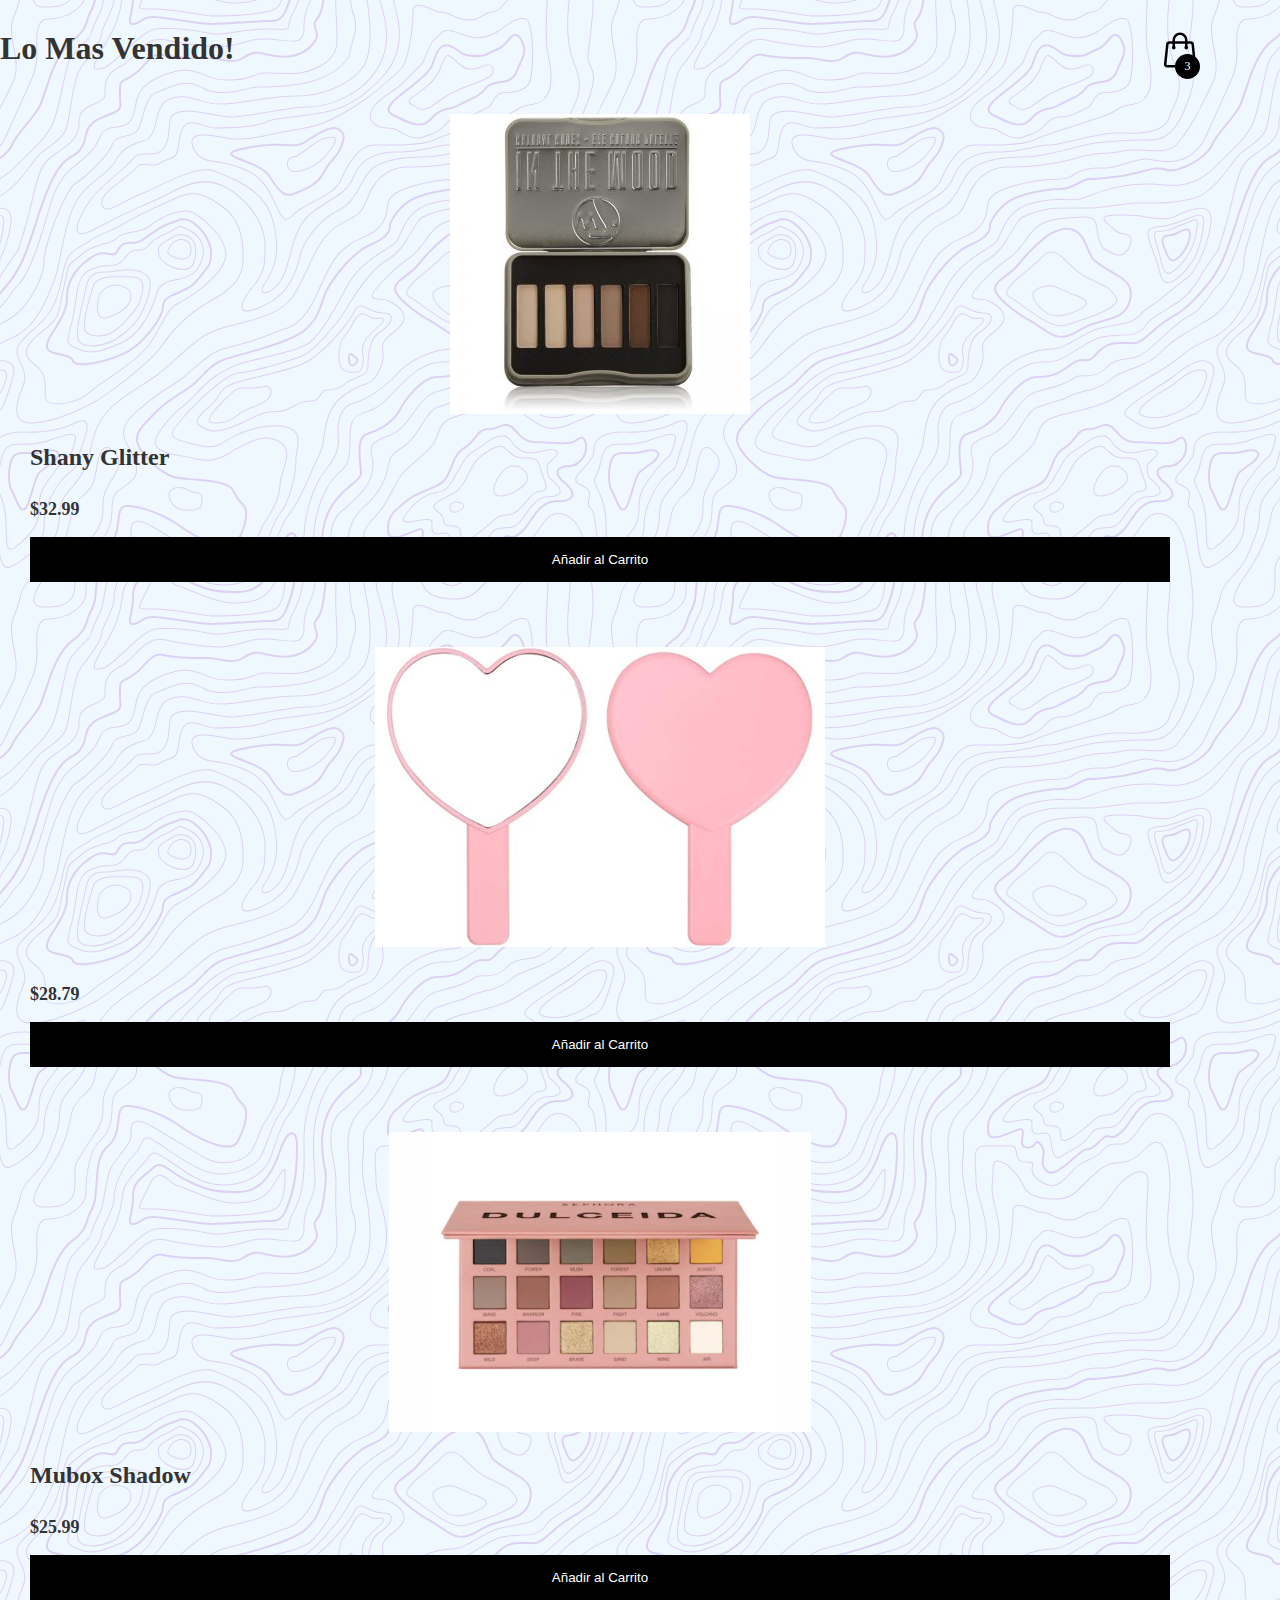
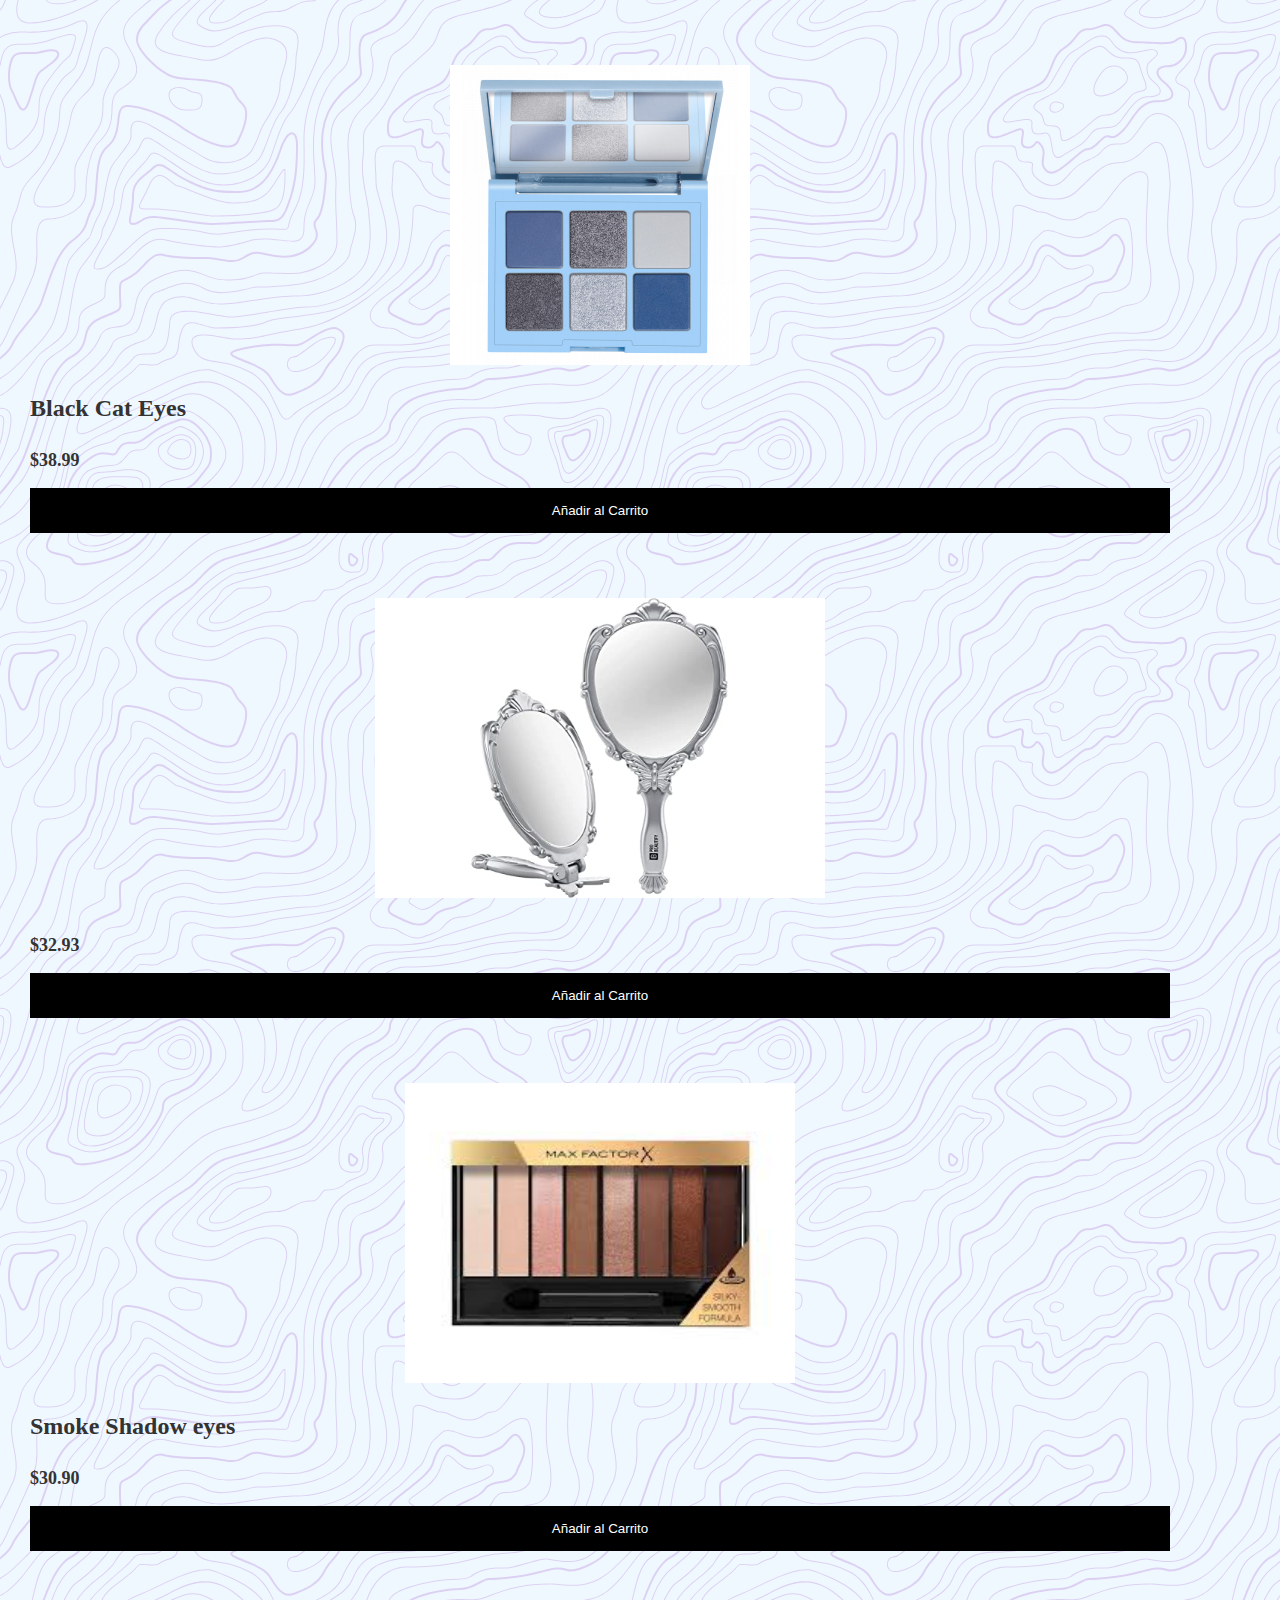
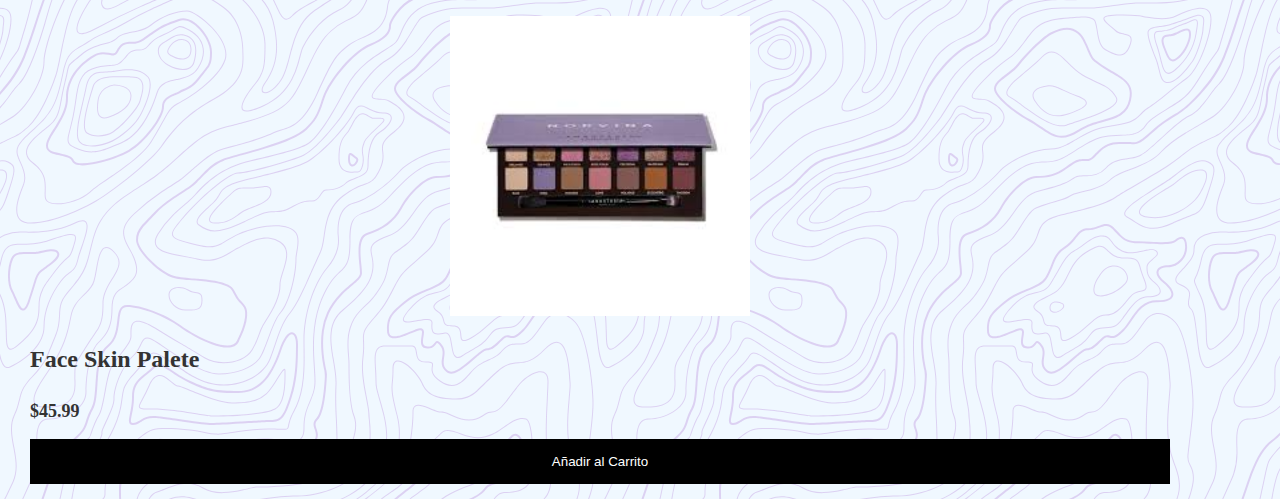
<file: Naomi Proyect/paginas/Mas Vendido.html>
<!DOCTYPE html>

<html lang="en">

<head>
    <meta charset="UTF-8">
    <meta http-equiv="X-UA-Compatible" content="IE=edge">
    <meta name="viewport" content="width=device-width, initial-scale=1.0">

    <title>Lo Mas Vendido!</title>
    <link rel="website icon" type="JPEG" href="imagenes/design1.jpeg">
    <link rel="stylesheet" href="style.css">

    <!-- Font Awesome -->
    <link rel="stylesheet" href="https://cdnjs.cloudflare.com/ajax/libs/font-awesome/6.2.0/css/all.min.css">
</head>

<body>
    <header>
        <h1>Lo Mas Vendido!</h1>

        <div class="container-icon">
            <svg xmlns="http://www.w3.org/2000/svg" fill="none" viewBox="0 0 24 24" stroke-width="1.5" stroke="currentColor" class="icon-cart">
                <path stroke-linecap="round" stroke-linejoin="round" d="M15.75 10.5V6a3.75 3.75 0 10-7.5 0v4.5m11.356-1.993l1.263 12c.07.665-.45 1.243-1.119 1.243H4.25a1.125 1.125 0 01-1.12-1.243l1.264-12A1.125 1.125 0 015.513 7.5h12.974c.576 0 1.059.435 1.119 1.007zM8.625 10.5a.375.375 0 11-.75 0 .375.375 0 01.75 0zm7.5 0a.375.375 0 11-.75 0 .375.375 0 01.75 0z" />
            </svg>
            <div class="count-products">
                <span id="contador-productos">3</span>
            </div>
            <div class="container-cart-products hidden-cart">
                <div class="cart-product">
                    <div class="info-cart-product">
                        <span class="cantidad-producto carrito"></span>
                        <p class="titulo-producto-carrito">Sombra Neutro Piel Clara</p>
                        <span class="precio-producto-carrito">$32.99</span>
                        <p class="titulo-producto-carrito">M.F.X Shadow</p>
                        <span class="precio-producto-carrito">$38.99</span>
                        <p class="titulo-producto-carrito">Clasic Shadow Quad</p>
                        <span class="precio-producto-carrito">$32.93</span>
                    </div>
                    <svg xmlns="http://www.w3.org/2000/svg" fill="none" viewBox="0 0 24 24" stroke-width="1.5" stroke="currentColor" class="icon-close">
                        <path stroke-linecap="round" stroke-linejoin="round" d="M9.75 9.75l4.5 4.5m0-4.5l-4.5 4.5M21 12a9 9 0 11-18 0 9 9 0 0118 0z" />
                    </svg>
                </div>
                <div class="cart-total">
                    <h3>Total:</h3>
                    <span class="total-pagar">$104.91</span>
                </div>
            </div>
        </div>

    </header>

    <div class="container-items">
        <div class="item">
            <figure>
                <img src="imagenes/VendidoSombra1.jpg" alt="producto">
            </figure>
            <div class="info-product">
                <h2>Shany Glitter</h2>
                <p class="price">$32.99</p>
                <button>Añadir al Carrito</button>
            </div>
        </div>

        <div class="container-items">
            <div class="item">
                <figure>
                    <img src="imagenes/VendidoEspejo.jpg" alt="producto">
                </figure>
                <div class="info-product">
                    <h2></h2>
                    <p class="price">$28.79</p>
                    <button>Añadir al Carrito</button>
                </div>
            </div>

            <div class="container-items">
                <div class="item">
                    <figure>
                        <img src="imagenes/VendidoSombra2.jpg" alt="producto">
                    </figure>
                    <div class="info-product">
                        <h2>Mubox Shadow</h2>
                        <p class="price">$25.99</p>
                        <button>Añadir al Carrito</button>
                    </div>
                </div>

                <div class="container-items">
                    <div class="item">
                        <figure>
                            <img src="imagenes/VendidoSombra3.jpg" alt="producto">
                        </figure>
                        <div class="info-product">
                            <h2>Black Cat Eyes</h2>
                            <p class="price">$38.99</p>
                            <button>Añadir al Carrito</button>
                        </div>
                    </div>

                    <div class="container-items">
                        <div class="item">
                            <figure>
                                <img src="imagenes/VendidoEspejo1.jpg" alt="producto">
                            </figure>
                            <div class="info-product">
                                <h2></h2>
                                <p class="price">$32.93</p>
                                <button>Añadir al Carrito</button>
                            </div>
                        </div>

                        <div class="container-items">
                            <div class="item">
                                <figure>
                                    <img src="imagenes/VendidoSombra4.jfif" alt="producto">
                                </figure>
                                <div class="info-product">
                                    <h2>Smoke Shadow eyes</h2>
                                    <p class="price">$30.90</p>
                                    <button>Añadir al Carrito</button>
                                </div>
                            </div>

                            <div class="container-items">
                                <div class="item">
                                    <figure>
                                        <img src="imagenes/VendidoSombra5.jfif" alt="producto">
                                    </figure>
                                    <div class="info-product">
                                        <h2>Face Skin Palete</h2>
                                        <p class="price">$45.99</p>
                                        <button>Añadir al Carrito</button>
                                    </div>
                                </div>
    </div>

    <script src="index.js"></script>
</body>
</html>
</file>
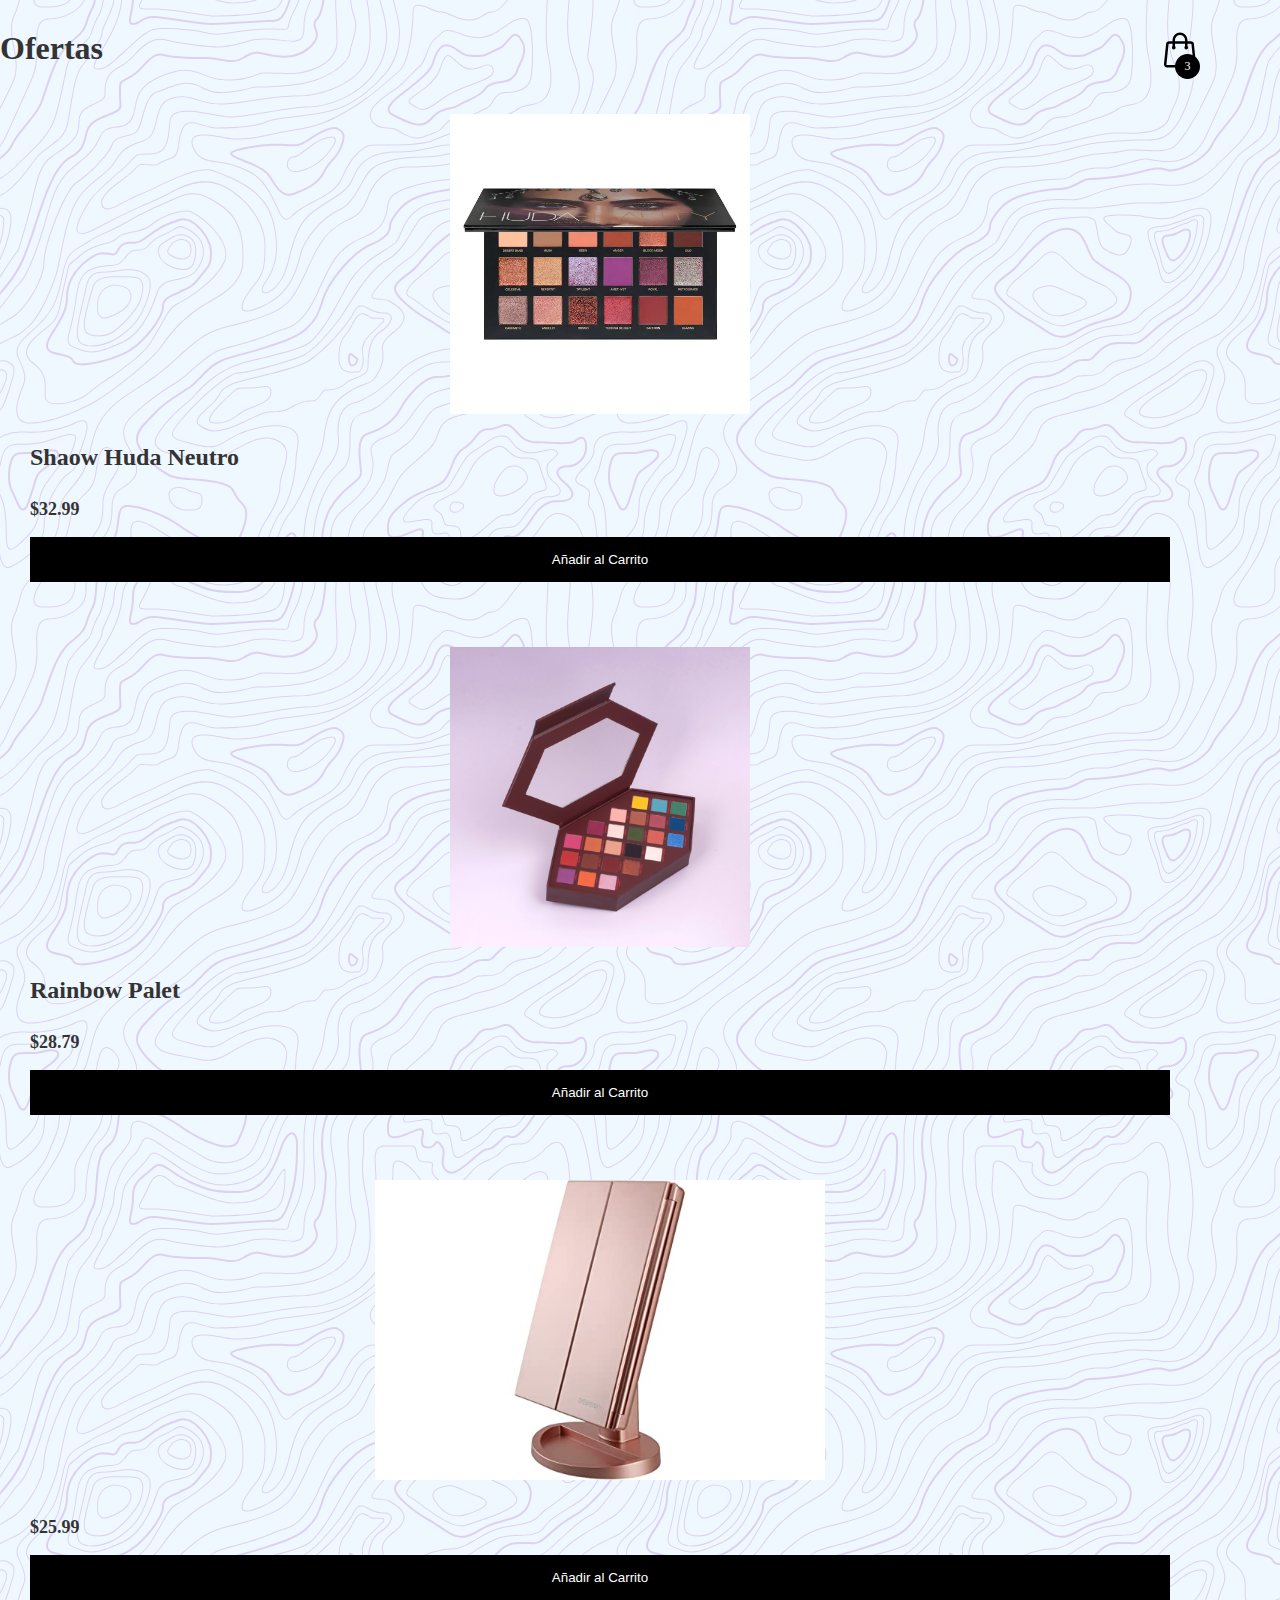
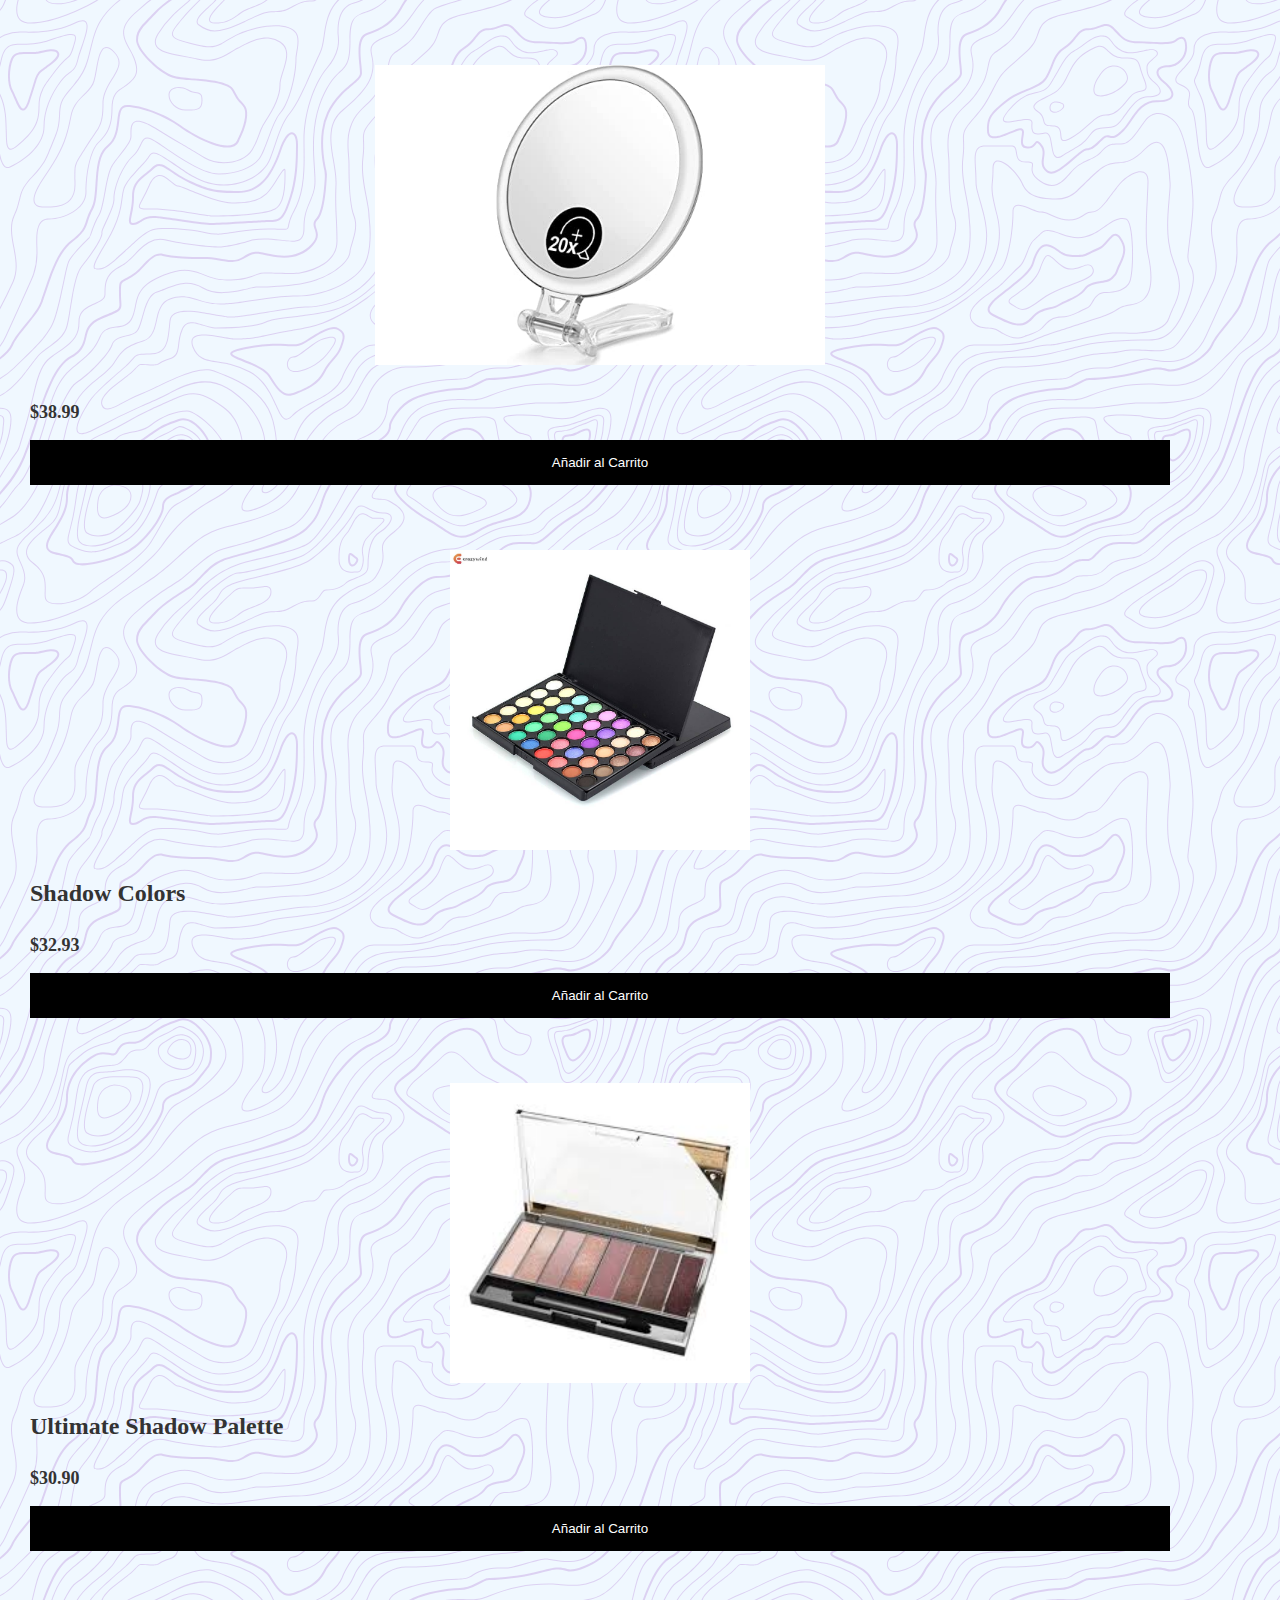
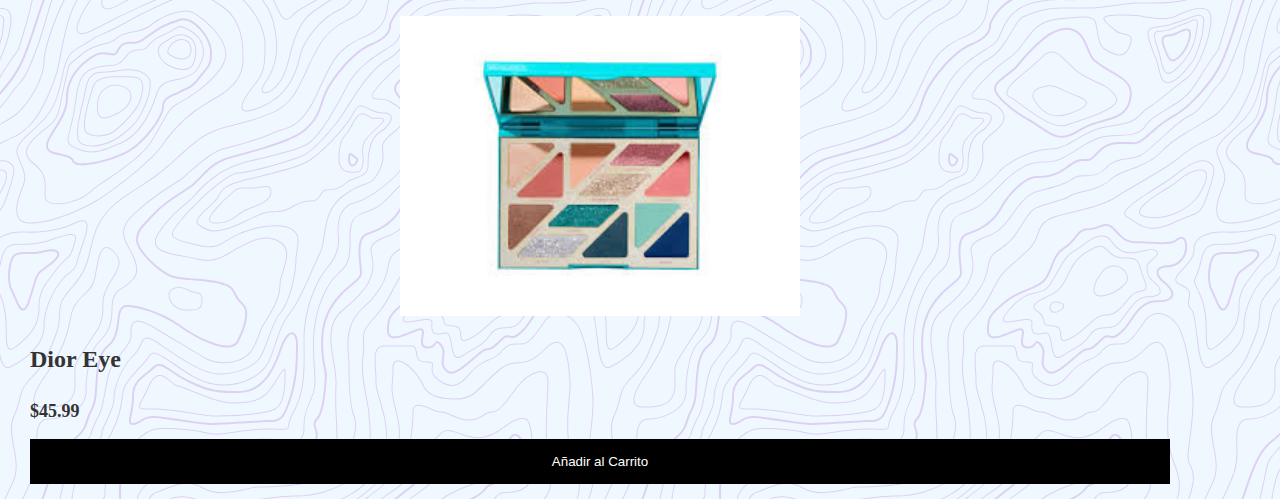
<file: Naomi Proyect/paginas/Ofertas.html>
<!DOCTYPE html>

<html lang="en">

<head>
    <meta charset="UTF-8">
    <meta http-equiv="X-UA-Compatible" content="IE=edge">
    <meta name="viewport" content="width=device-width, initial-scale=1.0">

    <title>Ofertas</title>
    <link rel="website icon" type="JPEG" href="imagenes/design1.jpeg">
    <link rel="stylesheet" href="style.css">

    <!-- Font Awesome -->
    <link rel="stylesheet" href="https://cdnjs.cloudflare.com/ajax/libs/font-awesome/6.2.0/css/all.min.css">
</head>

<body>
    <header>
        <h1>Ofertas</h1>

        <div class="container-icon">
            <svg xmlns="http://www.w3.org/2000/svg" fill="none" viewBox="0 0 24 24" stroke-width="1.5" stroke="currentColor" class="icon-cart">
                <path stroke-linecap="round" stroke-linejoin="round" d="M15.75 10.5V6a3.75 3.75 0 10-7.5 0v4.5m11.356-1.993l1.263 12c.07.665-.45 1.243-1.119 1.243H4.25a1.125 1.125 0 01-1.12-1.243l1.264-12A1.125 1.125 0 015.513 7.5h12.974c.576 0 1.059.435 1.119 1.007zM8.625 10.5a.375.375 0 11-.75 0 .375.375 0 01.75 0zm7.5 0a.375.375 0 11-.75 0 .375.375 0 01.75 0z" />
            </svg>
            <div class="count-products">
                <span id="contador-productos">3</span>
            </div>
            <div class="container-cart-products hidden-cart">
                <div class="cart-product">
                    <div class="info-cart-product">
                        <span class="cantidad-producto carrito"></span>
                        <p class="titulo-producto-carrito">Sombra Neutro Piel Clara</p>
                        <span class="precio-producto-carrito">$32.99</span>
                        <p class="titulo-producto-carrito">M.F.X Shadow</p>
                        <span class="precio-producto-carrito">$38.99</span>
                        <p class="titulo-producto-carrito">Clasic Shadow Quad</p>
                        <span class="precio-producto-carrito">$32.93</span>
                    </div>
                    <svg xmlns="http://www.w3.org/2000/svg" fill="none" viewBox="0 0 24 24" stroke-width="1.5" stroke="currentColor" class="icon-close">
                        <path stroke-linecap="round" stroke-linejoin="round" d="M9.75 9.75l4.5 4.5m0-4.5l-4.5 4.5M21 12a9 9 0 11-18 0 9 9 0 0118 0z" />
                    </svg>
                </div>
                <div class="cart-total">
                    <h3>Total:</h3>
                    <span class="total-pagar">$104.91</span>
                </div>
            </div>
        </div>

    </header>

    <div class="container-items">
        <div class="item">
            <figure>
                <img src="imagenes/SombraOferta1.jpg" alt="producto">
            </figure>
            <div class="info-product">
                <h2>Shaow Huda Neutro</h2>
                <p class="price">$32.99</p>
                <button>Añadir al Carrito</button>
            </div>
        </div>

        <div class="container-items">
            <div class="item">
                <figure>
                    <img src="imagenes/SombraOferta2.jpg" alt="producto">
                </figure>
                <div class="info-product">
                    <h2>Rainbow Palet</h2>
                    <p class="price">$28.79</p>
                    <button>Añadir al Carrito</button>
                </div>
            </div>

            <div class="container-items">
                <div class="item">
                    <figure>
                        <img src="imagenes/EspejoOferta1.jpg" alt="producto">
                    </figure>
                    <div class="info-product">
                        <h2></h2>
                        <p class="price">$25.99</p>
                        <button>Añadir al Carrito</button>
                    </div>
                </div>

                <div class="container-items">
                    <div class="item">
                        <figure>
                            <img src="imagenes/EspejoOferta2.jpg" alt="producto">
                        </figure>
                        <div class="info-product">
                            <h2></h2>
                            <p class="price">$38.99</p>
                            <button>Añadir al Carrito</button>
                        </div>
                    </div>

                    <div class="container-items">
                        <div class="item">
                            <figure>
                                <img src="imagenes/SombraOferta3.jfif" alt="producto">
                            </figure>
                            <div class="info-product">
                                <h2>Shadow Colors</h2>
                                <p class="price">$32.93</p>
                                <button>Añadir al Carrito</button>
                            </div>
                        </div>

                        <div class="container-items">
                            <div class="item">
                                <figure>
                                    <img src="imagenes/SombraOferta4.jfif" alt="producto">
                                </figure>
                                <div class="info-product">
                                    <h2>Ultimate Shadow Palette</h2>
                                    <p class="price">$30.90</p>
                                    <button>Añadir al Carrito</button>
                                </div>
                            </div>

                            <div class="container-items">
                                <div class="item">
                                    <figure>
                                        <img src="imagenes/SombraOferta5.jfif" alt="producto">
                                    </figure>
                                    <div class="info-product">
                                        <h2>Dior Eye</h2>
                                        <p class="price">$45.99</p>
                                        <button>Añadir al Carrito</button>
                                    </div>
                                </div>
    </div>

    <script src="index.js"></script>
</body>
</html>
</file>
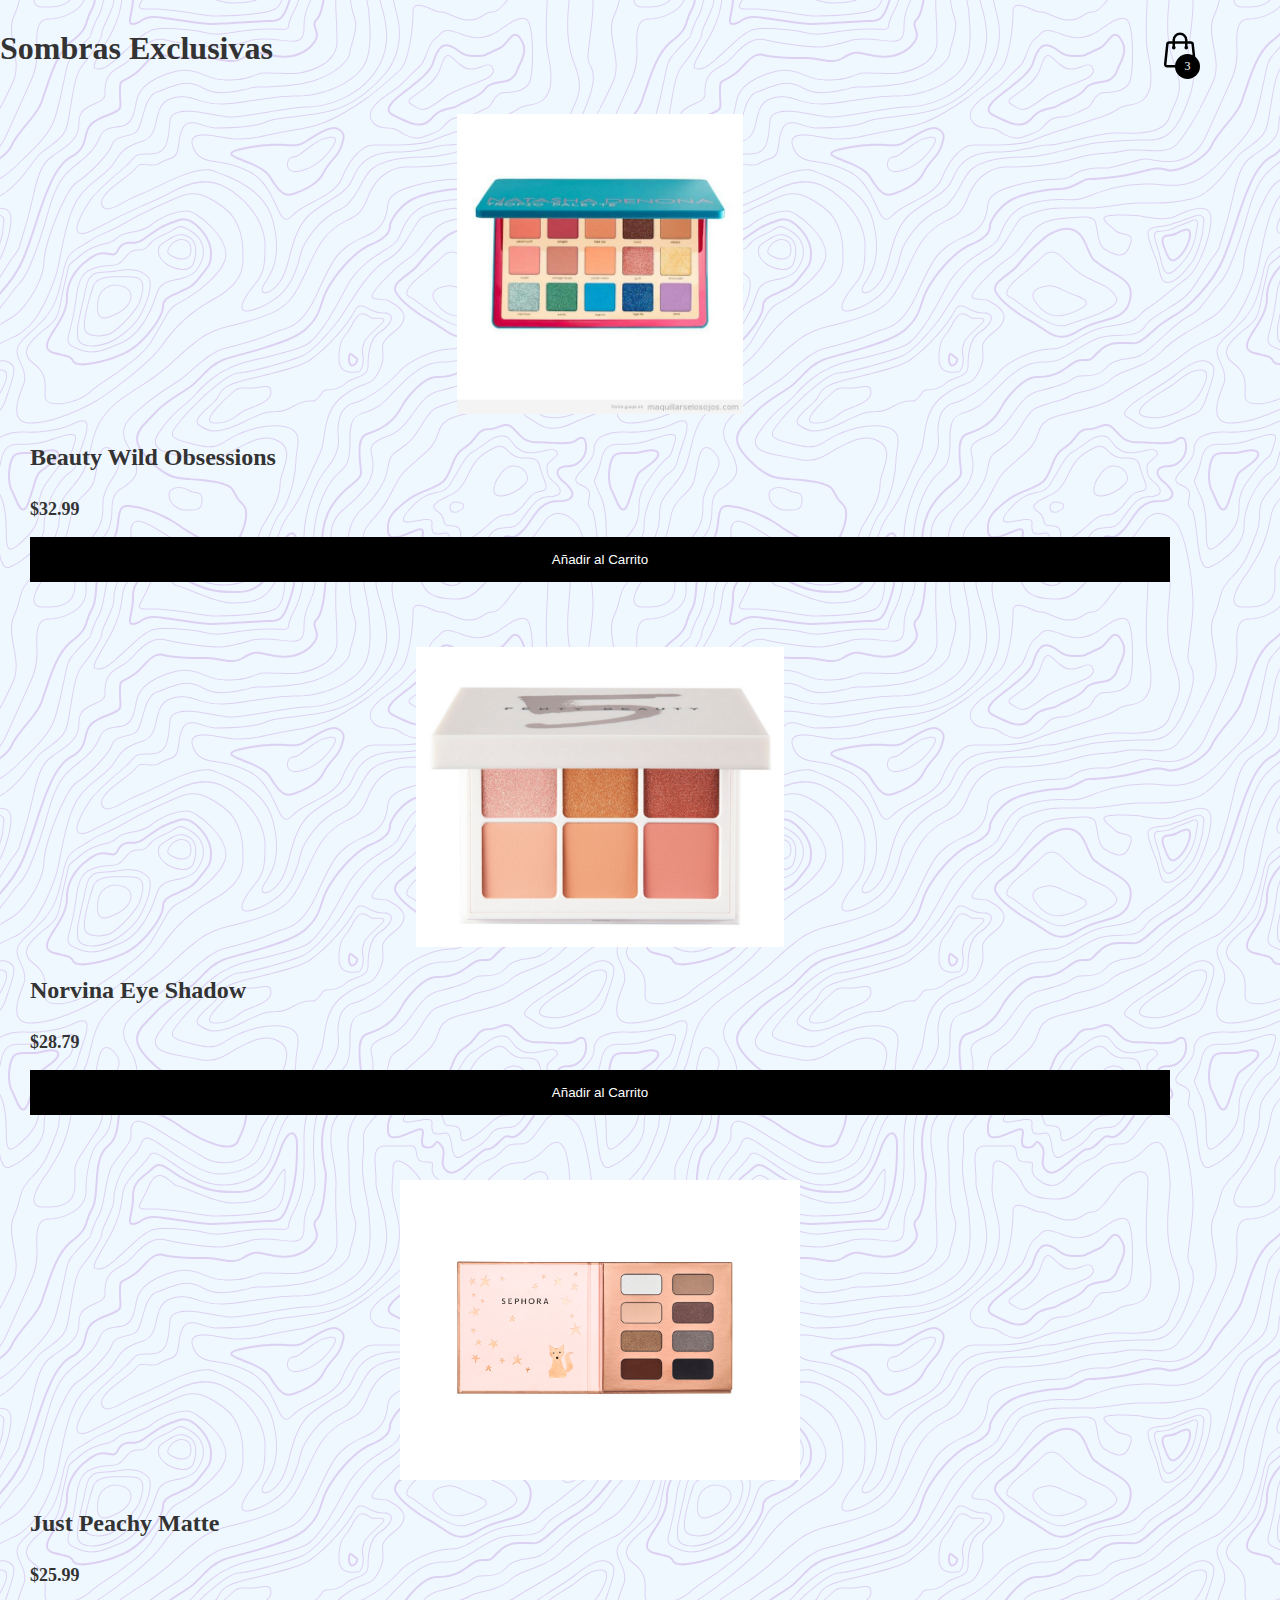
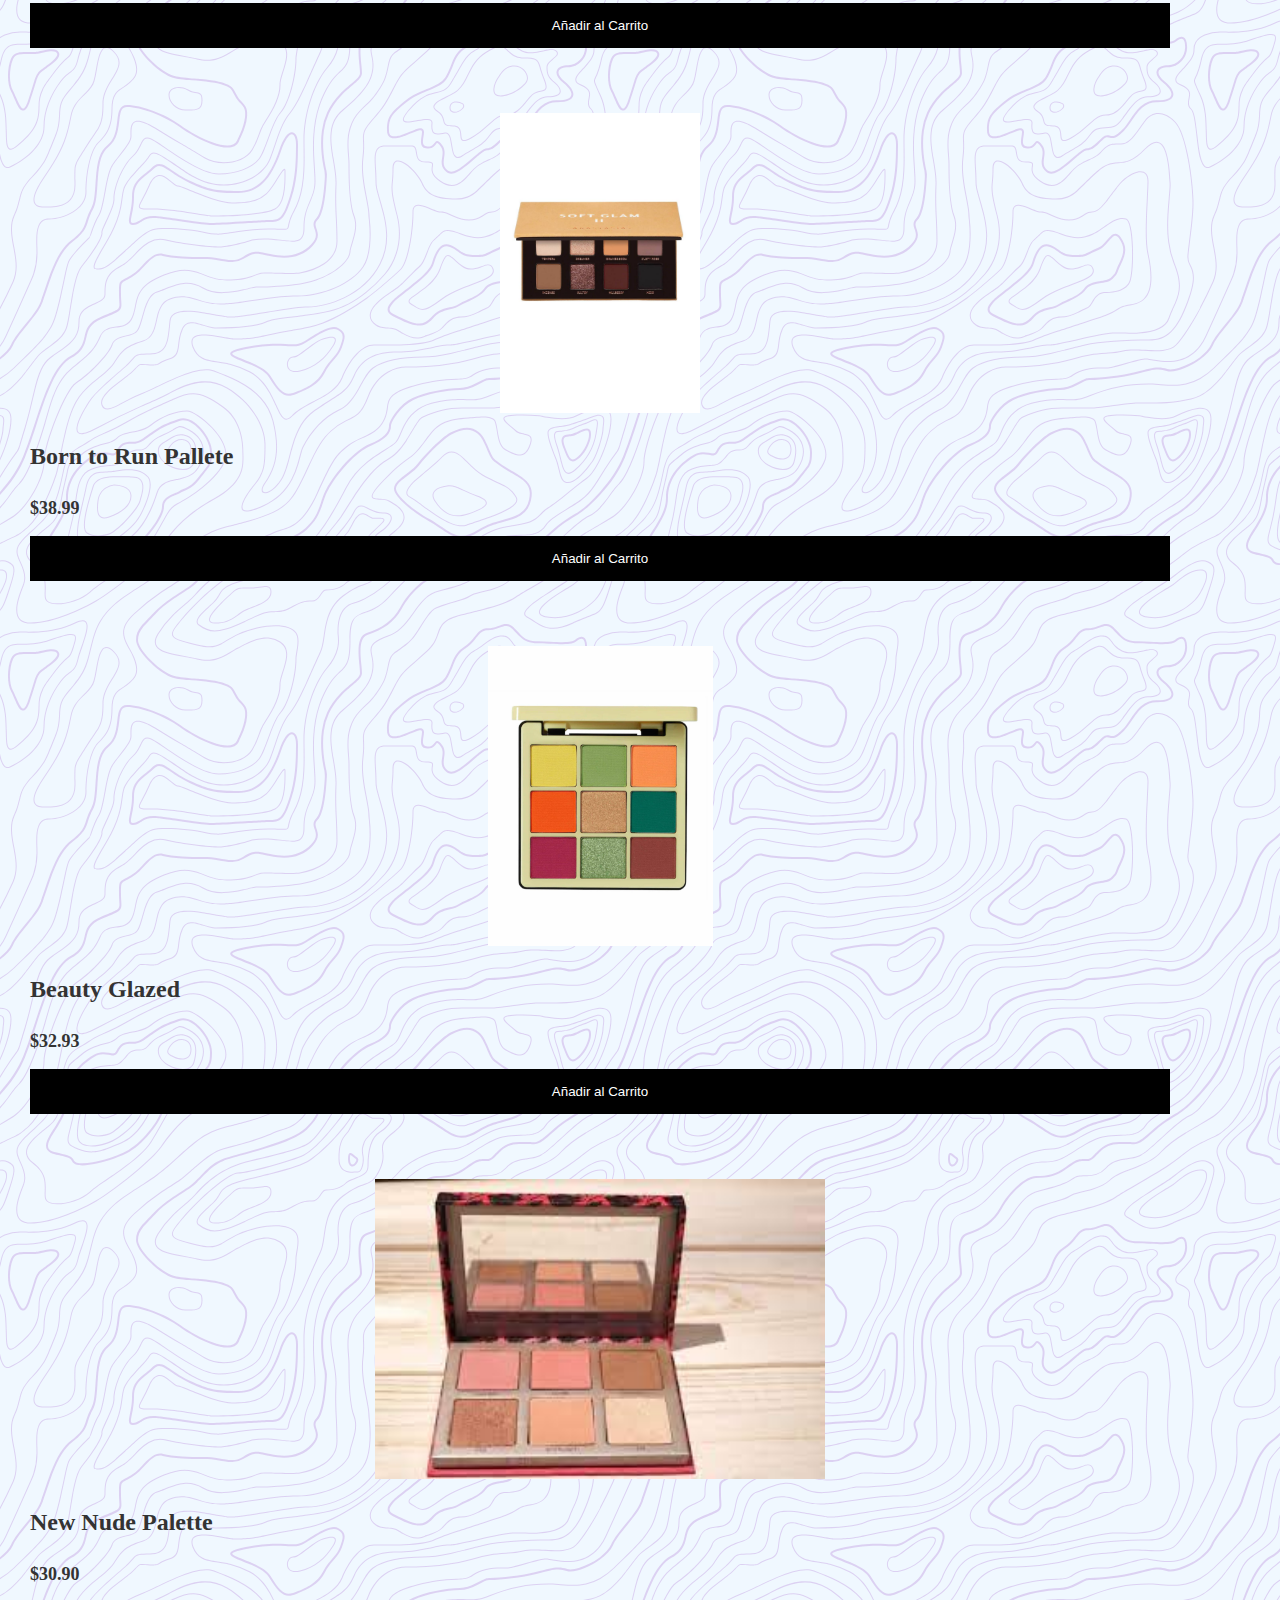
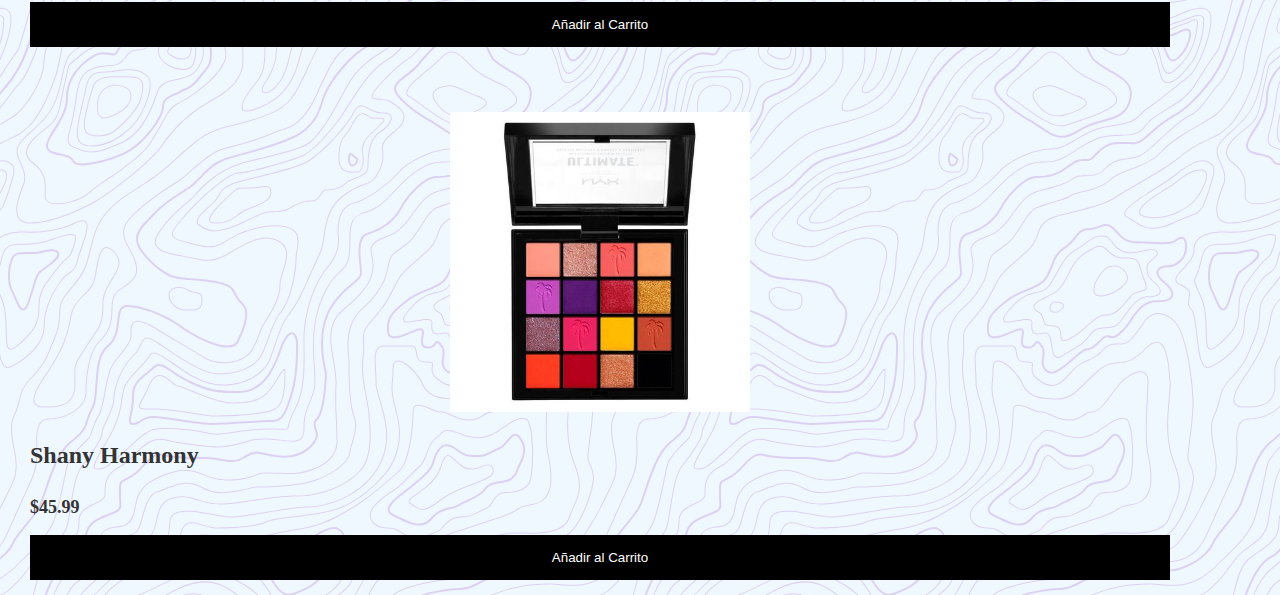
<file: Naomi Proyect/paginas/Sombras.html>
<!DOCTYPE html>

<html lang="en">

<head>
    <meta charset="UTF-8">
    <meta http-equiv="X-UA-Compatible" content="IE=edge">
    <meta name="viewport" content="width=device-width, initial-scale=1.0">

    <title>Sombras Exclusivas</title>
    <link rel="website icon" type="JPEG" href="imagenes/design1.jpeg">
    <link rel="stylesheet" href="style.css">

    <!-- Font Awesome -->
    <link rel="stylesheet" href="https://cdnjs.cloudflare.com/ajax/libs/font-awesome/6.2.0/css/all.min.css">
</head>

<body>
    <header>
        <h1>Sombras Exclusivas</h1>

        <div class="container-icon">
            <svg xmlns="http://www.w3.org/2000/svg" fill="none" viewBox="0 0 24 24" stroke-width="1.5" stroke="currentColor" class="icon-cart">
                <path stroke-linecap="round" stroke-linejoin="round" d="M15.75 10.5V6a3.75 3.75 0 10-7.5 0v4.5m11.356-1.993l1.263 12c.07.665-.45 1.243-1.119 1.243H4.25a1.125 1.125 0 01-1.12-1.243l1.264-12A1.125 1.125 0 015.513 7.5h12.974c.576 0 1.059.435 1.119 1.007zM8.625 10.5a.375.375 0 11-.75 0 .375.375 0 01.75 0zm7.5 0a.375.375 0 11-.75 0 .375.375 0 01.75 0z" />
            </svg>
            <div class="count-products">
                <span id="contador-productos">3</span>
            </div>
            <div class="container-cart-products hidden-cart">
                <div class="cart-product">
                    <div class="info-cart-product">
                        <span class="cantidad-producto carrito"></span>
                        <p class="titulo-producto-carrito">Sombra Neutro Piel Clara</p>
                        <span class="precio-producto-carrito">$32.99</span>
                        <p class="titulo-producto-carrito">M.F.X Shadow</p>
                        <span class="precio-producto-carrito">$38.99</span>
                        <p class="titulo-producto-carrito">Clasic Shadow Quad</p>
                        <span class="precio-producto-carrito">$32.93</span>
                    </div>
                    <svg xmlns="http://www.w3.org/2000/svg" fill="none" viewBox="0 0 24 24" stroke-width="1.5" stroke="currentColor" class="icon-close">
                        <path stroke-linecap="round" stroke-linejoin="round" d="M9.75 9.75l4.5 4.5m0-4.5l-4.5 4.5M21 12a9 9 0 11-18 0 9 9 0 0118 0z" />
                    </svg>
                </div>
                <div class="cart-total">
                    <h3>Total:</h3>
                    <span class="total-pagar">$104.91</span>
                </div>
            </div>
        </div>

    </header>

    <div class="container-items">
        <div class="item">
            <figure>
                <img src="imagenes/Sombras1.jpg" alt="producto">
            </figure>
            <div class="info-product">
                <h2>Beauty Wild Obsessions</h2>
                <p class="price">$32.99</p>
                <button>Añadir al Carrito</button>
            </div>
        </div>

        <div class="container-items">
            <div class="item">
                <figure>
                    <img src="imagenes/Sombras2.jpg" alt="producto">
                </figure>
                <div class="info-product">
                    <h2>Norvina Eye Shadow</h2>
                    <p class="price">$28.79</p>
                    <button>Añadir al Carrito</button>
                </div>
            </div>

            <div class="container-items">
                <div class="item">
                    <figure>
                        <img src="imagenes/Sombras3.jpg" alt="producto">
                    </figure>
                    <div class="info-product">
                        <h2>Just Peachy Matte</h2>
                        <p class="price">$25.99</p>
                        <button>Añadir al Carrito</button>
                    </div>
                </div>

                <div class="container-items">
                    <div class="item">
                        <figure>
                            <img src="imagenes/Sombras4.jpg" alt="producto">
                        </figure>
                        <div class="info-product">
                            <h2>Born to Run Pallete</h2>
                            <p class="price">$38.99</p>
                            <button>Añadir al Carrito</button>
                        </div>
                    </div>

                    <div class="container-items">
                        <div class="item">
                            <figure>
                                <img src="imagenes/Sombras5.jpg" alt="producto">
                            </figure>
                            <div class="info-product">
                                <h2>Beauty Glazed</h2>
                                <p class="price">$32.93</p>
                                <button>Añadir al Carrito</button>
                            </div>
                        </div>

                        <div class="container-items">
                            <div class="item">
                                <figure>
                                    <img src="imagenes/Sombras6.jfif" alt="producto">
                                </figure>
                                <div class="info-product">
                                    <h2>New Nude Palette</h2>
                                    <p class="price">$30.90</p>
                                    <button>Añadir al Carrito</button>
                                </div>
                            </div>

                            <div class="container-items">
                                <div class="item">
                                    <figure>
                                        <img src="imagenes/Sombras7.jpg" alt="producto">
                                    </figure>
                                    <div class="info-product">
                                        <h2>Shany Harmony</h2>
                                        <p class="price">$45.99</p>
                                        <button>Añadir al Carrito</button>
                                    </div>
                                </div>
    </div>

    <script src="index.js"></script>
</body>
</html>
</file>
<file: Naomi Proyect/styles.css>
* {
    box-sizing: border-box;
    margin: 0;
    padding: 0;
}

body {
    background: aliceblue;
    color: black;
    background-image: url("data:image/svg+xml,%3Csvg xmlns='http://www.w3.org/2000/svg' width='600' height='600' viewBox='0 0 600 600'%3E%3Cpath fill='%23a05ccc' fill-opacity='0.25' d='M600 325.1v-1.17c-6.5 3.83-13.06 7.64-14.68 8.64-10.6 6.56-18.57 12.56-24.68 19.09-5.58 5.95-12.44 10.06-22.42 14.15-1.45.6-2.96 1.2-4.83 1.9l-4.75 1.82c-9.78 3.75-14.8 6.27-18.98 10.1-4.23 3.88-9.65 6.6-16.77 8.84-1.95.6-3.99 1.17-6.47 1.8l-6.14 1.53c-5.29 1.35-8.3 2.37-10.54 3.78-3.08 1.92-6.63 3.26-12.74 5.03a384.1 384.1 0 0 1-4.82 1.36c-2.04.58-3.6 1.04-5.17 1.52a110.03 110.03 0 0 0-11.2 4.05c-2.7 1.15-5.5 3.93-8.78 8.4a157.68 157.68 0 0 0-6.15 9.2c-5.75 9.07-7.58 11.74-10.24 14.51a50.97 50.97 0 0 1-4.6 4.22c-2.33 1.9-10.39 7.54-11.81 8.74a14.68 14.68 0 0 0-3.67 4.15c-1.24 2.3-1.9 4.57-2.78 8.87-2.17 10.61-3.52 14.81-8.2 22.1-4.07 6.33-6.8 9.88-9.83 12.99-.47.48-.95.96-1.5 1.48l-3.75 3.56c-1.67 1.6-3.18 3.12-4.86 4.9a42.44 42.44 0 0 0-9.89 16.94c-2.5 8.13-2.72 15.47-1.76 27.22.47 5.82.51 6.36.51 8.18 0 10.51.12 17.53.63 25.78.24 4.05.56 7.8.97 11.22h.9c-1.13-9.58-1.5-21.83-1.5-37 0-1.86-.04-2.4-.52-8.26-.94-11.63-.72-18.87 1.73-26.85a41.44 41.44 0 0 1 9.65-16.55c1.67-1.76 3.18-3.27 4.83-4.85.63-.6 3.13-2.96 3.75-3.57a71.6 71.6 0 0 0 1.52-1.5c3.09-3.16 5.86-6.76 9.96-13.15 4.77-7.42 6.15-11.71 8.34-22.44.86-4.21 1.5-6.4 2.68-8.6.68-1.25 1.79-2.48 3.43-3.86 1.38-1.15 9.43-6.8 11.8-8.72 1.71-1.4 3.26-2.81 4.7-4.3 2.72-2.85 4.56-5.54 10.36-14.67a156.9 156.9 0 0 1 6.1-9.15c3.2-4.33 5.9-7.01 8.37-8.07 3.5-1.5 7.06-2.77 11.1-4.02a233.84 233.84 0 0 1 7.6-2.2l2.38-.67c6.19-1.79 9.81-3.16 12.98-5.15 2.14-1.33 5.08-2.33 10.27-3.65l6.14-1.53c2.5-.63 4.55-1.2 6.52-1.82 7.24-2.27 12.79-5.06 17.15-9.05 4.05-3.72 9-6.2 18.66-9.9l4.75-1.82c1.87-.72 3.39-1.31 4.85-1.91 10.1-4.15 17.07-8.32 22.76-14.4 6.05-6.45 13.95-12.4 24.49-18.92 1.56-.96 7.82-4.6 14.15-8.33v-64.58c-4 8.15-8.52 14.85-12.7 17.9-2.51 1.82-5.38 4.02-9.04 6.92a1063.87 1063.87 0 0 0-6.23 4.98l-1.27 1.02a2309.25 2309.25 0 0 1-4.87 3.9c-7.55 6-12.9 10.05-17.61 13.19-3.1 2.06-3.86 2.78-8.06 7.13-5.84 6.07-11.72 8.62-29.15 10.95-11.3 1.5-20.04 4.91-30.75 11.07-1.65.94-7.27 4.27-6.97 4.1-2.7 1.58-4.69 2.69-6.64 3.66-5.63 2.8-10.47 4.17-15.71 4.17-17.13 0-41.44 11.51-51.63 22.83-12.05 13.4-31.42 27.7-45.25 31.16-7.4 1.85-11.85 7.05-14.04 14.69-1.26 4.4-1.58 8.28-1.58 13.82 0 .82.01.98.24 3.63.45 5.18.35 8.72-.77 13.26-1.53 6.2-4.89 12.6-10.59 19.43-13.87 16.65-22.88 46.58-22.88 71.68 0 2.39.02 4.26.06 8.75.12 10.8.1 15.8-.22 21.95-.56 11.18-2.09 20.73-5 29.3h-1.05c2.94-8.56 4.49-18.12 5.05-29.35.31-6.13.34-11.1.22-21.9-.04-4.48-.06-6.36-.06-8.75 0-25.32 9.07-55.47 23.12-72.32 5.6-6.72 8.88-12.99 10.38-19.03 1.09-4.4 1.18-7.85.74-12.93-.23-2.7-.24-2.86-.24-3.72 0-5.62.32-9.57 1.62-14.1 2.28-7.95 6.97-13.44 14.76-15.39 13.6-3.4 32.82-17.59 44.75-30.84C409 360.14 433.58 348.5 451 348.5c5.07 0 9.77-1.33 15.26-4.07 1.93-.96 3.9-2.05 6.58-3.62-.3.18 5.33-3.16 6.98-4.11 10.82-6.21 19.66-9.67 31.11-11.2 17.23-2.3 22.9-4.75 28.57-10.64 4.25-4.41 5.04-5.16 8.22-7.28 4.68-3.11 10.01-7.14 17.55-13.14a1113.33 1113.33 0 0 0 4.86-3.89l1.28-1.02a4668.54 4668.54 0 0 1 6.23-4.98c3.67-2.9 6.55-5.12 9.07-6.95 4.37-3.19 9.16-10.56 13.29-19.4v66.9zm0-116.23c-.62.01-1.27.06-1.95.13-6.13.63-13.83 3.45-21.83 7.45-3.64 1.82-8.46 2.67-14.17 2.71-4.7.04-9.72-.47-14.73-1.33-1.7-.3-3.26-.61-4.67-.93a31.55 31.55 0 0 0-3.55-.57 273.4 273.4 0 0 0-16.66-.88c-10.42-.16-17.2.74-17.97 2.73-.38.97.6 2.55 3.03 4.87 1.01.97 2.22 2.03 4.04 3.55a1746.07 1746.07 0 0 0 4.79 4.02c1.39 1.2 3.1 1.92 5.5 2.5.7.16.86.2 2.64.54 3.53.7 5.03 1.25 6.15 2.63 1.41 1.76 1.4 4.54-.15 8.88-2.44 6.83-5.72 10.05-10.19 10.33-3.63.23-7.6-1.29-14.52-5.06-4.53-2.47-6.82-7.3-8.32-15.26-.17-.87-.32-1.78-.5-2.86l-.43-2.76c-1.05-6.58-1.9-9.2-3.73-10.11-.81-.4-1.59-.74-2.36-1-2.27-.77-4.6-1.02-8.1-.92-2.29.07-14.7 1-13.77.93-20.55 1.37-28.8 5.05-37.09 14.99a133.07 133.07 0 0 0-4.25 5.44l-2.3 3.09-2.51 3.32c-4.1 5.36-7.06 8.48-10.39 11.12-.65.52-1.33 1.04-2.13 1.62l-4.11 2.94a106.8 106.8 0 0 0-5.16 3.99c-4.55 3.74-9.74 8.6-16.25 15.38-8.25 8.58-11.78 13.54-11.7 15.95.07 1.65 1.64 2.11 6.79 2.38 1.61.09 2.15.12 2.98.2 2.95.24 5.09.73 6.81 1.68 7.48 4.15 11.63 7.26 13.95 11.58 3.3 6.15.8 12.88-8.89 20.26-8.28 6.3-11.1 10.37-11.31 14.96-.06 1.17 0 1.93.26 4.43.69 6.47.25 10.65-2.8 17.42a44.23 44.23 0 0 1-4.16 7.53c-2.82 3.97-5.47 5.74-10.6 7.69-.43.16-3.34 1.23-4.27 1.59-1.8.68-3.38 1.36-5.01 2.14-4.18 2-8.4 4.6-13.1 8.24-8.44 6.51-13.23 14.56-15.98 25.06-1.1 4.2-1.55 6.81-2.8 15.21-1.26 8.6-2.17 12.64-4.08 16.55-2.1 4.28-11.93 26.59-12.97 28.88a382.7 382.7 0 0 1-6.37 13.41c-4.07 8.11-7.61 14.07-10.73 17.81-5.38 6.46-8.98 14.37-13.77 28.42a810.14 810.14 0 0 0-1.89 5.6c-1.8 5.35-2.96 8.6-4.26 11.85-6.13 15.32-25.43 26.31-46.46 26.31-11.2 0-20.58-2.74-31.02-8.55-5.6-3.13-4.55-2.42-22.26-14.54-14.33-9.8-17.7-10.73-20.47-6.9-.37.5-1.81 2.74-1.83 2.77a52.24 52.24 0 0 1-4.94 5.9c-.73.79-5.52 5.87-6.97 7.45-2.38 2.6-4.3 4.81-5.98 6.93a45.6 45.6 0 0 0-5.08 7.66c-1.29 2.57-1.9 5.25-2.66 10.6a997.6 997.6 0 0 1-.46 3.18h-1l.47-3.32c.77-5.45 1.4-8.2 2.75-10.9a46.54 46.54 0 0 1 5.2-7.84c1.7-2.14 3.63-4.38 6.03-6.98 1.45-1.59 6.24-6.68 6.96-7.46a51.58 51.58 0 0 0 4.84-5.78s1.47-2.26 1.86-2.8c3.25-4.5 7.08-3.44 21.84 6.67 17.67 12.08 16.62 11.38 22.19 14.48 10.3 5.73 19.5 8.43 30.53 8.43 20.65 0 39.57-10.77 45.54-25.69a219.7 219.7 0 0 0 4.24-11.8 6752.32 6752.32 0 0 0 1.88-5.6c4.83-14.16 8.47-22.14 13.96-28.73 3.05-3.66 6.56-9.57 10.6-17.61 1.97-3.93 4.04-8.31 6.35-13.38 1.03-2.28 10.88-24.61 12.98-28.91 1.85-3.79 2.75-7.76 4-16.25 1.24-8.44 1.7-11.07 2.81-15.32 2.8-10.7 7.71-18.94 16.33-25.6a73.18 73.18 0 0 1 13.29-8.35c1.66-.8 3.27-1.48 5.08-2.18.94-.36 3.86-1.43 4.28-1.59 4.95-1.88 7.44-3.55 10.14-7.33 1.35-1.9 2.68-4.3 4.06-7.37 2.97-6.58 3.39-10.59 2.72-16.9a27.13 27.13 0 0 1-.27-4.58c.22-4.94 3.21-9.24 11.7-15.7 9.33-7.11 11.66-13.34 8.62-19-2.2-4.09-6.25-7.12-13.55-11.17-1.57-.88-3.6-1.33-6.42-1.57-.8-.07-1.34-.1-2.95-.19-5.77-.3-7.63-.85-7.72-3.34-.1-2.81 3.5-7.87 11.97-16.69 6.53-6.8 11.75-11.69 16.33-15.45 1.79-1.47 3.42-2.72 5.2-4.03l4.12-2.94c.79-.58 1.46-1.08 2.1-1.59 3.26-2.6 6.16-5.65 10.21-10.94a383.2 383.2 0 0 0 2.5-3.32l2.31-3.09c1.8-2.39 3.04-4 4.29-5.48 8.47-10.17 16.98-13.96 37.27-15.3-.44.02 12-.9 14.32-.98 3.62-.1 6.05.16 8.46.98.8.27 1.62.62 2.47 1.04 2.27 1.14 3.17 3.87 4.27 10.85l.44 2.76c.17 1.07.33 1.97.5 2.83 1.44 7.69 3.62 12.29 7.8 14.57 6.76 3.68 10.6 5.15 13.99 4.94 4-.25 6.99-3.17 9.3-9.67 1.45-4.04 1.46-6.49.32-7.92-.9-1.12-2.28-1.62-5.57-2.27a55.8 55.8 0 0 1-2.67-.55c-2.54-.6-4.39-1.4-5.93-2.71a252.63 252.63 0 0 0-4.78-4.01 84.35 84.35 0 0 1-4.08-3.6c-2.73-2.6-3.86-4.43-3.28-5.95 1.02-2.64 7.82-3.54 18.93-3.37a230.56 230.56 0 0 1 16.73.88c2.76.39 3.2.49 3.68.6 1.4.3 2.95.62 4.62.91a82.9 82.9 0 0 0 14.56 1.32c5.56-.04 10.24-.86 13.73-2.6 8.1-4.05 15.89-6.9 22.17-7.56.7-.07 1.4-.11 2.05-.13v1zm0-100.94v1.5c-8.62 16.05-17.27 29.55-23.65 35.92-3.19 3.2-7.62 4.9-13.54 5.56-4.45.48-8.28.4-19.18-.2-9.91-.55-15.32-.44-20.52.78a84.05 84.05 0 0 1-15 2.11l-2.25.14c-12.49.75-19.37 1.78-32.72 5.74-4.5 1.33-9.27 2.49-14.3 3.48a246.27 246.27 0 0 1-32.6 3.97c-7.56.45-13.21.57-20.24.57-5.4 0-11.9 1.61-18 5.18-8.3 4.87-15.06 12.87-19.53 24.5a68.57 68.57 0 0 1-4.56 9.8c-3.6 6.2-6.92 8.99-13.38 12.18l-4.03 1.96a64.48 64.48 0 0 0-15.16 10.25c-8.2 7.33-13.72 16.63-22.54 35.6l-2.08 4.49c-7.3 15.7-11.5 23.3-17.35 29.87-7.7 8.66-20.25 14.42-40.31 20.08-4.37 1.23-19.04 5.08-19.24 5.13-6.92 1.87-11.68 3.34-15.63 4.92-10.55 4.22-18.71 10.52-36.38 26.52l-1.7 1.54c-8.58 7.76-13.41 11.9-18.81 15.88-3.95 2.9-8 5.67-12.97 8.91-2.06 1.34-10.3 6.6-12.33 7.94-11.52 7.5-18.53 13.04-24.62 20.08a62.01 62.01 0 0 0-6.44 8.85c-4.13 6.91-6.27 13.15-9.2 25.11l-1.54 6.26c-.6 2.45-1.15 4.54-1.72 6.58-2.97 10.7-6.9 17.36-14.78 26.91L69.6 491a148.51 148.51 0 0 0-4.19 5.3 23.9 23.9 0 0 0-3.44 6.28c-1.16 3.23-1.52 5.9-1.87 11.94-.58 10.05-1.42 15.04-4.63 22.67-1.57 3.72-5.66 14.02-6.41 15.8a73.46 73.46 0 0 1-3.57 7.4c-2.88 5.14-6.71 10.12-13.12 16.95-5.96 6.36-8.87 10.9-10.61 16a56.88 56.88 0 0 0-1.38 4.82l-.46 1.84h-1.03l.52-2.08c.52-2.09.92-3.49 1.4-4.9 1.8-5.25 4.78-9.9 10.84-16.36 6.35-6.78 10.13-11.7 12.97-16.77a72.5 72.5 0 0 0 3.52-7.29c.75-1.76 4.84-12.06 6.4-15.8 3.17-7.5 3.99-12.4 4.56-22.33.35-6.14.72-8.88 1.93-12.23a24.9 24.9 0 0 1 3.58-6.54c1.27-1.7 2.6-3.37 4.22-5.34l4.11-4.95c7.8-9.46 11.66-16 14.59-26.54.56-2.04 1.1-4.12 1.71-6.56l1.53-6.26c2.96-12.04 5.13-18.36 9.32-25.39 1.84-3.08 4-6.05 6.54-8.99 6.17-7.12 13.24-12.7 24.83-20.26 2.05-1.33 10.28-6.6 12.33-7.94 4.96-3.22 9-5.98 12.92-8.87 5.37-3.95 10.19-8.08 18.74-15.82l1.7-1.54c17.76-16.09 25.98-22.43 36.67-26.7 4-1.6 8.8-3.09 15.75-4.96.21-.06 14.87-3.9 19.22-5.13 19.9-5.61 32.32-11.31 39.85-19.78 5.76-6.48 9.93-14.02 17.18-29.64l2.09-4.5c8.87-19.07 14.44-28.46 22.77-35.9a65.48 65.48 0 0 1 15.38-10.4l4.04-1.97c6.3-3.1 9.47-5.77 12.96-11.77a67.6 67.6 0 0 0 4.48-9.67c4.56-11.84 11.47-20.02 19.97-25 6.25-3.66 12.93-5.32 18.5-5.32 7.01 0 12.65-.12 20.17-.57a245.3 245.3 0 0 0 32.47-3.96c5-.98 9.75-2.13 14.22-3.45 13.43-3.98 20.38-5.02 32.94-5.78l2.24-.14c5.76-.37 9.8-.9 14.85-2.09 5.31-1.25 10.79-1.35 22.6-.7 9.04.5 12.84.58 17.21.1 5.71-.62 9.94-2.26 12.95-5.26 6.44-6.45 15.3-20.37 24.35-36.72zm0 450.21c-1.28-4.6-2.2-10.55-3.33-20.25l-.24-2.04-.23-2.03c-1.82-15.7-3.07-21.98-5.55-24.47-2.46-2.46-3.04-5.03-2.52-8.64.1-.6.18-1.1.39-2.15.69-3.54.77-5.04.08-6.84-.91-2.38-3.31-4.41-7.79-6.26-5.08-2.09-6.52-4.84-4.89-8.44.66-1.45 1.79-3.02 3.52-5.01 1.04-1.2 5.48-5.96 5.08-5.53 6.15-6.7 8.98-11.34 8.98-16.48a15.2 15.2 0 0 1 6.5-12.89v1.26a14.17 14.17 0 0 0-5.5 11.63c0 5.47-2.93 10.29-9.24 17.16.38-.42-4.04 4.33-5.07 5.5-1.67 1.93-2.75 3.43-3.36 4.77-1.37 3.04-.23 5.22 4.36 7.1 4.71 1.95 7.32 4.16 8.34 6.83.78 2.04.7 3.67-.03 7.4-.2 1.03-.3 1.51-.38 2.09-.48 3.33.03 5.59 2.23 7.8 2.74 2.74 3.98 8.96 5.84 25.06l.24 2.03.23 2.04c.82 7.01 1.53 12.06 2.34 16.03v4.33zm0-62.16c-1.4-3.13-4.43-9.9-4.95-11.17-1.02-2.53-1.25-3.8-.91-5.18.2-.84 2.05-4.68 2.32-5.33a70.79 70.79 0 0 0 3.54-11.2v3.99a62.82 62.82 0 0 1-2.62 7.6c-.31.75-2.09 4.46-2.27 5.18-.28 1.12-.08 2.22.87 4.57.41 1.02 2.5 5.7 4.02 9.09v2.45zm0-85.09c-1.65 1.66-3.66 2.9-6.4 4.13-.25.1-13.97 5.47-20.4 8.43-9.35 4.32-16.7 5.9-23.03 5.25-5.08-.53-9.02-2.25-14.77-5.92l-3.2-2.07a77.4 77.4 0 0 0-5.44-3.27c-4.05-2.18-3.25-5.8 1.47-10.47 3.71-3.68 9.6-7.93 18.73-13.8l4.46-2.82c17.95-11.33 18.22-11.5 22.27-14.74 11.25-9 19.69-14.02 26.31-15.1v1.02c-6.37 1.1-14.62 6-25.69 14.86-4.1 3.28-4.34 3.44-22.36 14.8a652.4 652.4 0 0 0-4.45 2.83c-9.07 5.83-14.92 10.05-18.57 13.66-4.31 4.28-4.95 7.13-1.7 8.88 1.7.91 3.29 1.88 5.5 3.3l3.2 2.08c5.64 3.59 9.45 5.25 14.34 5.76 6.13.64 13.32-.9 22.52-5.15 6.46-2.98 20.18-8.35 20.4-8.44 3.04-1.37 5.1-2.71 6.81-4.69v1.47zm0-41.37v1c-6.56.26-12.11 3.13-19.71 9.08l-4.63 3.68a51.87 51.87 0 0 1-4.4 3.14c-.82.52-5.51 3.33-6.22 3.76-3.31 2-6.15 3.8-8.87 5.6a112.61 112.61 0 0 0-8.16 5.92c-4.61 3.72-7.4 6.9-7.97 9.35-.63 2.67 1.48 4.53 7.05 5.46 10.7 1.78 20.92-.05 30.45-4.65a61.96 61.96 0 0 0 17.1-12.2 41.8 41.8 0 0 0 5.36-7.42v1.92a38.94 38.94 0 0 1-4.64 6.19 62.95 62.95 0 0 1-17.39 12.41c-9.7 4.68-20.13 6.55-31.05 4.73-6.06-1-8.65-3.29-7.85-6.67.64-2.74 3.53-6.05 8.31-9.9 2.35-1.9 5.1-3.88 8.24-5.97 2.73-1.82 5.58-3.61 8.9-5.62.72-.44 5.4-3.24 6.22-3.75 1.26-.8 2.6-1.76 4.3-3.09.8-.62 3.9-3.1 4.63-3.67 7.77-6.1 13.49-9.04 20.33-9.3zm0-154.6v1c-1.75-.24-4.3.23-7.82 1.55-10.01 3.75-13.8 5.07-19.15 6.76-1.78.56-2.63.83-3.87 1.24-1.48.5-3.16.76-6.74 1.16a1550.34 1550.34 0 0 0-2.64.3c-7.8.94-11.28 2.47-11.28 6.07 0 4.45 2.89 13.18 7.96 25.81a57.34 57.34 0 0 1 2.33 7.6 258.32 258.32 0 0 1 .84 3.46c1.86 7.62 3.17 10.71 5.56 11.67 2.21.88 4.7.6 7.47-.72 3.48-1.69 7.22-4.94 11.2-9.47 1.52-1.7 2.97-3.49 4.59-5.57l3.16-4.1c2.59-3.23 6.07-12.21 8.39-20.23v3.45c-2.29 7.2-5.27 14.5-7.61 17.41-.44.55-2.67 3.46-3.15 4.09-1.63 2.1-3.1 3.9-4.62 5.62-4.08 4.61-7.9 7.94-11.53 9.7-2.99 1.44-5.77 1.75-8.28.74-2.84-1.13-4.2-4.34-6.15-12.35a2097.48 2097.48 0 0 1-.84-3.46c-.8-3.2-1.47-5.45-2.28-7.46-5.14-12.8-8.04-21.55-8.04-26.19 0-4.37 3.84-6.06 12.16-7.07a160.9 160.9 0 0 1 2.65-.3c3.5-.39 5.15-.64 6.53-1.1 1.26-.42 2.1-.7 3.88-1.26 5.34-1.68 9.11-3 19.1-6.74 3.53-1.32 6.22-1.84 8.18-1.61zM0 292c10.13-11.31 18.13-23.2 23.07-35.39 3.3-8.14 6.09-16.12 10.81-30.55l1.59-4.84c6.53-19.94 10.11-29.82 14.77-39.56 6.07-12.72 12.55-21.18 20.27-25.54 6.66-3.76 10.2-7.86 12.22-13.15a46.6 46.6 0 0 0 1.86-6.58c1.23-5.2 2.05-7.59 3.93-10.36 2.45-3.62 6.27-6.53 12.1-8.96 15.78-6.58 16.73-7.04 18.05-9.01.65-.98.83-2.15.74-4.51-.03-.73-.23-3.82-.24-4A93.8 93.8 0 0 1 119 94c0-10.04.18-11.37 2.37-13.15.52-.42 1.13-.8 2.07-1.3.27-.14 2.18-1.12 2.84-1.48a68.4 68.4 0 0 0 9.12-5.87c2.06-1.54 2.64-2.14 8.01-7.93 3.78-4.09 6.21-6.36 8.96-8.12 3.64-2.33 7.2-3.12 10.9-2.11 4.4 1.2 10.81 2 18.78 2.46 6.9.4 12.9.5 21.95.5 4.87 0 8.97.47 15.4 1.57 7.77 1.33 9.3 1.54 12.38 1.54 4.05 0 7.43-.88 10.68-2.95 5.06-3.22 8.11-4.67 11.2-5.2 3.62-.64 4.77-.46 16.55 2.06 17.26 3.7 30.85 1.36 41.06-9.7 5.1-5.53 5.48-8.9 3.48-14.8-.83-2.42-1.03-3.1-1.17-4.3-.29-2.52.5-4.71 2.71-6.93 2.65-2.65 4.72-9.17 6.22-18.29h2.03c-1.56 9.71-3.77 16.65-6.83 19.7-1.79 1.8-2.36 3.39-2.14 5.28.11 1 .3 1.63 1.07 3.9 2.22 6.53 1.76 10.66-3.9 16.8-10.77 11.66-25.07 14.13-42.95 10.3-11.42-2.45-12.55-2.62-15.78-2.06-2.77.48-5.62 1.84-10.47 4.92a20.93 20.93 0 0 1-11.76 3.27c-3.25 0-4.81-.22-12.73-1.57C212.74 59.46 208.73 59 204 59c-9.1 0-15.11-.1-22.07-.5-8.09-.47-14.62-1.29-19.2-2.54-5.62-1.53-10.17 1.38-17.85 9.66-5.5 5.94-6.08 6.53-8.28 8.18a70.38 70.38 0 0 1-9.38 6.03c-.68.37-2.58 1.35-2.84 1.49-.84.44-1.35.76-1.75 1.08C121.16 83.6 121 84.8 121 94c0 1.85.06 3.54.17 5.44 0 .17.2 3.28.24 4.03.1 2.75-.13 4.29-1.08 5.71-1.67 2.5-2.27 2.8-18.95 9.74-5.48 2.29-8.99 4.96-11.2 8.24-1.71 2.51-2.47 4.73-3.64 9.7-.83 3.5-1.21 4.92-1.94 6.83-2.18 5.73-6.05 10.19-13.1 14.18-7.3 4.12-13.55 12.28-19.46 24.66-4.6 9.64-8.17 19.46-14.67 39.32l-1.58 4.84c-4.75 14.47-7.54 22.48-10.86 30.69-5.28 13.01-13.95 25.65-24.93 37.6v-2.97zm0 78v-.5l1-.01c6.32 0 7.47 5.2 4.6 13.36a60.36 60.36 0 0 1-5.6 11.3v-1.92a57.76 57.76 0 0 0 4.65-9.72c2.69-7.6 1.71-12.02-3.65-12.02-.34 0-.67 0-1 .02v-46.59a340.96 340.96 0 0 0 13.71-8.34c13.66-9.46 29.79-37.6 29.79-53.59 0-18.1 21.57-72.64 32.23-79.42 12.71-8.09 32.24-27.96 35.8-37.75 1.93-5.3 5.5-7.27 14.42-9.37 6.15-1.44 8.64-2.42 10.67-4.79 1.5-1.74 2.72-4.79 4.33-10.3.23-.78 1.9-6.68 2.43-8.46 3.62-12.08 7.3-18.49 13.47-20.39 2.5-.76 3.03-.98 9.74-3.7 7.49-3.03 11.97-4.43 17.12-4.92 6.75-.65 13.13.75 19.55 4.67 5.43 3.32 12.19 4.72 20.17 4.56 6.03-.12 12.2-1.07 19.83-2.8 1.82-.4 7.38-1.74 8.26-1.94 2.69-.6 4.34-.89 5.48-.89 4.97 0 8.93-.05 14.2-.27 7.9-.32 15.56-.92 22.75-1.88 8.5-1.14 15.9-2.73 21.88-4.82 18.9-6.62 32.64-18.3 33.67-27.59.29-2.56.4-2.96 2.79-11.11 2.33-7.95 3.21-12.93 2.72-18.23-.2-2.24-.69-4.38-1.48-6.42-1.5-3.92-2.63-9.4-3.43-16.18h.9c.77 6.47 1.89 11.72 3.47 15.82a24.93 24.93 0 0 1 1.54 6.69c.5 5.46-.4 10.54-2.77 18.6-2.36 8.06-2.47 8.47-2.74 10.95-1.09 9.75-15.1 21.68-34.33 28.41-6.06 2.12-13.52 3.72-22.09 4.87-7.22.96-14.92 1.57-22.83 1.89-5.3.21-9.27.27-14.25.27-1.04 0-2.64.27-5.26.87-.87.2-6.43 1.53-8.26 1.94-7.68 1.73-13.92 2.7-20.03 2.82-8.15.17-15.1-1.27-20.71-4.7-6.23-3.81-12.4-5.16-18.93-4.54-5.04.48-9.44 1.86-16.84 4.86-6.75 2.74-7.29 2.95-9.82 3.73-5.73 1.76-9.28 7.96-12.81 19.72-.53 1.77-2.2 7.66-2.43 8.46-1.66 5.65-2.91 8.78-4.53 10.67-2.22 2.58-4.84 3.62-12.01 5.3-7.8 1.83-11.13 3.66-12.9 8.54-3.65 10.04-23.32 30.06-36.2 38.25C65.94 190 44.5 244.2 44.5 262c0 16.34-16.3 44.78-30.22 54.41-2.14 1.48-8.24 5.12-14.28 8.68v-1.16 46.09zm0-173.7v-1.11c7.42-3.82 14.55-10.23 21.84-18.98 3.8-4.56 14.21-18.78 15.79-20.55 1.8-2.04 4.06-3.96 7.42-6.45 1.08-.8 4.92-3.57 5.49-3.99 9.36-6.85 14-11.96 15.98-19.36.8-2.98 1.54-6.78 2.46-12.3.23-1.44 2-12.46 2.56-15.79 2.87-16.77 5.73-26.79 10.07-32.1C92.46 52.43 101.5 38.13 101.5 33c0-2.54.34-3.35 6.05-15.71.68-1.49 1.25-2.74 1.77-3.93 2.5-5.75 3.9-10.04 4.14-13.36h1c-.23 3.48-1.66 7.87-4.23 13.76-.52 1.2-1.09 2.45-1.78 3.95-5.54 12.01-5.95 12.99-5.95 15.29 0 5.47-9.09 19.84-20.11 33.31-4.2 5.12-7.03 15.06-9.86 31.64-.57 3.33-2.33 14.33-2.57 15.78-.92 5.56-1.67 9.38-2.48 12.4-2.05 7.68-6.82 12.93-16.35 19.91l-5.49 3.98c-3.3 2.45-5.51 4.34-7.27 6.31-1.53 1.73-11.94 15.93-15.76 20.53-7.52 9.02-14.88 15.6-22.61 19.46zm0 361.83v-4.33c.48 2.36 1 4.35 1.6 6.15 2 6.03 4.6 8.26 8.19 6.59C28.76 557.69 43.5 542.4 43.5 527c0-16.2 6.37-31.99 17.1-46.3 1.88-2.5 3.66-4.4 5.53-6 .73-.62 1.45-1.18 2.3-1.8l2-1.43c3.68-2.68 5.32-5.28 7.08-12.59.75-3.07 1.38-5.02 4.2-13.26l.63-1.88c3.24-9.58 4.56-14.97 4.17-18.65-.48-4.43-3.8-5.23-11.3-1.64a81.12 81.12 0 0 1-9.15 3.7c-13.89 4.67-26.96 5.8-42.66 5.42l-1.95-.05-1.45-.02a39.8 39.8 0 0 0-15.05 2.96A21.81 21.81 0 0 0 0 438.37v-1.26a23.55 23.55 0 0 1 4.55-2.57 40.77 40.77 0 0 1 16.92-3.02l1.95.05c15.6.38 28.57-.75 42.32-5.37a80.12 80.12 0 0 0 9.04-3.65c8.04-3.84 12.16-2.85 12.72 2.43.42 3.89-.92 9.34-4.21 19.08l-.64 1.88c-2.8 8.2-3.43 10.15-4.16 13.18-1.82 7.52-3.59 10.34-7.47 13.16l-2 1.43c-.84.6-1.54 1.15-2.25 1.75a35.45 35.45 0 0 0-5.37 5.84c-10.61 14.15-16.9 29.74-16.9 45.7 0 15.88-15 31.45-34.29 40.45-4.3 2.01-7.39-.66-9.56-7.18-.23-.68-.44-1.39-.65-2.13zm0-62.16v-2.45l1.46 3.27c2.1 4.8 3.46 10.33 4.26 16.77.66 5.3.84 9.3 1.04 18.5.2 9.32.5 12.75 1.63 15.05 1.28 2.6 3.67 2.35 8.29-1.5 17.14-14.3 21.82-22.9 21.82-38.62 0-7.17 1.1-12.39 3.7-17.68 2.27-4.67 3.65-6.62 13.4-19.62a69.8 69.8 0 0 1 7.6-8.79 44.76 44.76 0 0 1 3.54-3.06c.38-.3.64-.52.89-.74a10.47 10.47 0 0 0 2.63-3.32 35.78 35.78 0 0 0 2.26-5.94l.37-1.2.36-1.15c.29-.91.48-1.55.66-2.16.45-1.53.74-2.68.91-3.66.38-2.2.12-3.49-.85-4.15-2.35-1.61-9.28-.24-23.8 4.94-9.54 3.4-16.12 4.17-27.85 4.26-7.71.06-10.43.4-13.25 2.12-3.48 2.12-5.84 6.4-7.58 14.26-.5 2.2-.99 4.19-1.49 5.98v-3.98l.51-2.22c1.8-8.1 4.28-12.6 8.04-14.9 3.04-1.85 5.86-2.2 13.77-2.26 11.61-.09 18.1-.84 27.51-4.2 14.93-5.32 21.95-6.71 24.7-4.83 1.38.94 1.71 2.6 1.28 5.15a33.69 33.69 0 0 1-.94 3.78l-.66 2.17-.36 1.15-.37 1.2a36.64 36.64 0 0 1-2.33 6.1c-.8 1.53-1.61 2.52-2.86 3.61l-.92.77-1.02.83c-.9.74-1.65 1.4-2.47 2.18a68.84 68.84 0 0 0-7.48 8.66c-9.7 12.93-11.07 14.87-13.31 19.46-2.52 5.15-3.59 10.22-3.59 17.24 0 16.04-4.82 24.91-22.18 39.38-5.04 4.2-8.18 4.55-9.83 1.18-1.22-2.5-1.52-5.94-1.73-15.47-.2-9.16-.38-13.15-1.03-18.4-.79-6.34-2.12-11.8-4.19-16.49L0 495.98zM379.27 0h1.04l1.5 5.26c3.28 11.56 4.89 19.33 5.26 27.8.49 11.01-1.52 21.26-6.63 31.17-7.8 15.13-20.47 26.5-36.22 34.1-12.38 5.96-26.12 9.17-36.22 9.17-6.84 0-17.24 1.38-37.27 4.62l-2.27.37c-24.5 3.99-31.65 5-37.46 5-3.49 0-4.08-.08-19.54-2.8-3.56-.64-6.32-1.1-9-1.5-20.23-2.96-31-1.2-31.96 7.86-.1.85-.18 1.72-.29 2.81l-.27 2.73c-1.1 10.9-2.02 15.73-4.31 19.96-2.9 5.34-7.77 7.95-15.63 7.95-10.2 0-12.92.6-15.5 3.17.52-.51-5.03 5.85-8.16 8.7-2.75 2.5-14.32 12.55-15.77 13.83a341.27 341.27 0 0 0-6.54 5.92c-6.97 6.49-11.81 11.76-14.6 16.15-5.92 9.3-10.48 18.04-11.69 24.08-1.66 8.3 3.67 9.54 19.02 1.21a626.23 626.23 0 0 1 44.54-21.9c3.5-1.56 14.04-6.2 15.68-6.95 5.05-2.25 8.3-3.8 10.78-5.15l1.95-1.07 2.18-1.18c1.76-.94 3.38-1.76 5-2.55 18.1-8.72 34.48-10.46 50.33-1.2 22.89 13.34 38.28 37.02 38.28 56.44 0 19.12-.73 25.13-5.18 33.2a45.32 45.32 0 0 1-4.94 7.12c-6.47 7.77-11.81 16.2-12.76 21.27-1.2 6.34 4.69 7.03 20.17-.05 13.31-6.08 22.4-14.95 28.5-26.32a80.51 80.51 0 0 0 6.1-15.13c.9-2.98 3.17-11.65 3.41-12.48a29.02 29.02 0 0 1 1.75-4.83c7.47-14.93 21.09-30.5 36.25-37.24 7.61-3.38 13-9.65 19.4-20.79.84-1.48 4.26-7.64 5.14-9.17 3.52-6.1 6.22-9.7 9.37-11.98 10.15-7.4 28.7-11.1 50.29-11.1 7.52 0 16.54-1.24 27.51-3.58a420.1 420.1 0 0 0 14.96-3.52c-1.3.33 15.54-3.98 19.42-4.89 14.15-3.33 41.07-5.01 64.11-5.01 17.36 0 27.82-9.23 38.53-38.67 6.62-18.21 6.62-26.37 2.69-34.35l-1.18-2.37A13.36 13.36 0 0 1 587.5 58c0-4.03 0-4.01 2.5-24.56.46-3.73.8-6.74 1.12-9.64.9-8.45 1.38-15.2 1.38-20.8 0-.94-.02-1.94-.04-3h1c.03 1.06.04 2.06.04 3 0 5.65-.48 12.43-1.39 20.9-.3 2.91-.66 5.93-1.11 9.66-2.5 20.45-2.5 20.47-2.5 24.44 0 1.97.45 3.57 1.45 5.68.24.51 1.16 2.35 1.17 2.36 4.06 8.24 4.06 16.68-2.65 35.13-10.84 29.8-21.63 39.33-39.47 39.33-22.96 0-49.83 1.68-63.89 4.99-3.86.9-20.69 5.2-19.4 4.88a421.05 421.05 0 0 1-14.99 3.53c-11.04 2.35-20.11 3.6-27.72 3.6-21.4 0-39.76 3.67-49.7 10.9-3 2.19-5.64 5.7-9.1 11.68-.87 1.52-4.29 7.68-5.14 9.17-6.49 11.3-12 17.71-19.86 21.2-14.9 6.63-28.38 22.03-35.75 36.77a28.17 28.17 0 0 0-1.69 4.67c-.23.8-2.5 9.49-3.4 12.5a81.48 81.48 0 0 1-6.19 15.3c-6.2 11.56-15.44 20.58-28.96 26.76-16.1 7.36-23 6.55-21.58-1.04 1-5.29 6.4-13.83 12.99-21.73a44.33 44.33 0 0 0 4.82-6.96c4.35-7.88 5.06-13.77 5.06-32.72 0-19.04-15.19-42.4-37.72-55.55-15.57-9.08-31.62-7.38-49.45 1.21a132.9 132.9 0 0 0-7.14 3.71l-1.95 1.07a158.83 158.83 0 0 1-10.85 5.19c-1.65.74-12.18 5.38-15.69 6.95a625.25 625.25 0 0 0-44.46 21.86c-15.95 8.66-22.37 7.16-20.48-2.29 1.24-6.2 5.83-15.02 11.82-24.42 2.85-4.48 7.74-9.8 14.77-16.34 1.98-1.85 4.12-3.79 6.56-5.94 1.46-1.29 13.02-11.33 15.75-13.82 3.09-2.8 8.6-9.14 8.14-8.67 2.82-2.82 5.75-3.46 16.2-3.46 7.5 0 12.04-2.43 14.75-7.42 2.2-4.07 3.11-8.84 4.2-19.59l.26-2.73.3-2.81c.56-5.42 4.47-8.5 11.23-9.6 5.44-.88 12.51-.51 21.86.86 2.7.4 5.47.86 9.04 1.49 15.33 2.7 15.96 2.8 19.36 2.8 5.73 0 12.9-1.03 37.3-5l2.27-.36c20.1-3.26 30.52-4.64 37.43-4.64 9.95 0 23.54-3.18 35.78-9.08 15.57-7.5 28.09-18.73 35.78-33.65 5.02-9.75 7-19.82 6.51-30.67-.37-8.37-1.96-16.08-5.23-27.57L379.27 0zm13.68 0h1.02c.78 3.9 1.92 8.7 3.51 14.88 3.63 14.05 3.06 27.03-.75 38.77a61 61 0 0 1-11.35 20.68 138.36 138.36 0 0 1-19.32 18.77c-11.32 9.02-23.36 15.49-35.95 18.39a258.63 258.63 0 0 1-22.57 4.07c-3.17.44-6.36.85-10.3 1.32l-9.39 1.12c-11.53 1.41-17.45 2.55-21.64 4.46-9.28 4.21-28.35 6.04-49.21 6.04-1.37 0-2.8-.12-4.3-.35-2.62-.41-5-1.03-9.14-2.29-7.34-2.21-9.63-2.75-12.63-2.56-3.9.23-6.63 2.29-8.47 6.89-1.86 4.66-2.42 7.53-3.34 14.98-1.1 8.98-2.87 12.12-9.97 14.3a40.12 40.12 0 0 0-6.8 2.66c-.63.33-1.16.64-1.76 1.02l-1.34.86c-1.9 1.14-3.86 1.49-9.25 1.49-3.2 0-8.83-.55-9.51-.39-1.22.28-.75-.14-7.14 6.24-1.5 1.5-3.49 3.18-6.32 5.37-1.52 1.18-7.16 5.43-7.94 6.03-4.96 3.78-8.33 6.6-11.06 9.38-4.88 4.98-6.85 9.15-5.56 12.7 1.34 3.67 4.07 4.42 8.9 2.82a55.72 55.72 0 0 0 7.77-3.48c1.5-.77 7.78-4.13 9.37-4.96a116.8 116.8 0 0 1 12.31-5.68 162.2 162.2 0 0 0 11.04-4.84c2.04-.97 10.74-5.16 13-6.22 4.41-2.1 8.1-3.78 11.65-5.29 17.14-7.3 29.32-9.9 37.67-6.65l5.43 2.1c2.3.88 4.17 1.62 6.02 2.38a150.9 150.9 0 0 1 13.07 6c18.34 9.63 30.35 22.13 34.79 39.87 6.96 27.85 3.6 45.53-8.08 62.4-3.97 5.75-3.52 9.2.06 8.97 4.14-.28 10.21-4.95 15.11-12.52 3.1-4.8 5.1-10.45 8.05-21.53l1.69-6.35c.66-2.47 1.24-4.52 1.83-6.5 4.93-16.56 11-27.28 21.56-34.76 7.15-5.06 23.73-15.5 25.48-16.75 6.74-4.81 10.53-9.44 14.34-18 7.74-17.44 21.09-24.34 44.47-24.34 9.36 0 17.91-1.13 29.53-3.49a624.86 624.86 0 0 0 6.2-1.28c2.4-.5 4.07-.84 5.66-1.13 4.03-.74 7.04-1.1 9.61-1.1 4.44 0 9.39-1 31.39-5.99l2.95-.66c16.34-3.67 25.64-5.35 31.66-5.35 1.54 0 2.4.01 6.4.1 7.8.15 12.27.13 17.33-.2 16.41-1.06 26.73-5.36 29.8-14.56a87.1 87.1 0 0 1 3.55-8.83c-.15.31 2.29-4.96 2.9-6.38 5.38-12.3 5.57-21.92-1.44-39.44a86.4 86.4 0 0 1-5.26-20.72c-1.61-11.98-1.38-23.14.1-40.35l.2-2.12h1l-.2 2.2c-1.48 17.15-1.7 28.24-.11 40.14a85.4 85.4 0 0 0 5.2 20.47c7.1 17.78 6.91 27.67 1.43 40.22-.62 1.43-3.06 6.72-2.91 6.4a86.17 86.17 0 0 0-3.52 8.73c-3.23 9.72-13.9 14.15-30.68 15.24-5.1.33-9.58.35-17.42.2-3.98-.09-4.84-.1-6.37-.1-5.91 0-15.18 1.67-31.44 5.32l-2.95.67c-22.16 5.02-27.05 6.01-31.61 6.01-2.5 0-5.45.36-9.43 1.09-1.58.29-3.25.62-5.64 1.11a4894.21 4894.21 0 0 0-6.2 1.29c-11.68 2.37-20.3 3.51-29.73 3.51-23.02 0-36 6.71-43.53 23.66-3.9 8.8-7.82 13.58-14.7 18.5-1.78 1.27-18.36 11.7-25.48 16.75-10.34 7.32-16.3 17.87-21.19 34.23-.58 1.96-1.15 4-1.82 6.47l-1.69 6.35c-2.98 11.18-5 16.9-8.17 21.81-5.05 7.81-11.37 12.68-15.89 12.98-4.7.31-5.3-4.23-.94-10.53 11.52-16.64 14.82-34.03 7.92-61.6-4.35-17.42-16.16-29.72-34.27-39.22-4-2.1-8.2-4-12.99-5.97-1.84-.75-3.7-1.49-6-2.38l-5.43-2.08c-8.03-3.12-20.02-.58-36.92 6.63-3.52 1.5-7.21 3.19-11.61 5.27l-13 6.22c-4.71 2.22-8.16 3.75-11.11 4.88a115.87 115.87 0 0 0-12.21 5.63c-1.58.83-7.86 4.18-9.37 4.96a56.55 56.55 0 0 1-7.9 3.54c-5.3 1.75-8.62.85-10.17-3.43-1.46-4.02.66-8.5 5.8-13.74 2.75-2.82 6.16-5.66 11.15-9.48.79-.6 6.43-4.85 7.94-6.02a66.96 66.96 0 0 0 6.23-5.28c6.74-6.74 6.1-6.16 7.61-6.51.87-.2 6.69.36 9.74.36 5.22 0 7.03-.32 8.74-1.35l1.31-.84c.62-.4 1.18-.72 1.84-1.07a41.07 41.07 0 0 1 6.96-2.72c6.64-2.04 8.22-4.84 9.28-13.47.93-7.53 1.5-10.47 3.4-15.24 1.99-4.95 5.04-7.26 9.34-7.51 3.17-.2 5.5.35 12.97 2.6a63.54 63.54 0 0 0 9.02 2.26c1.45.22 2.83.34 4.14.34 20.71 0 39.7-1.82 48.8-5.96 4.32-1.96 10.29-3.1 21.93-4.53l9.4-1.12c3.92-.48 7.11-.88 10.27-1.32 8.16-1.14 15.4-2.43 22.49-4.06 12.42-2.86 24.33-9.26 35.55-18.2a137.4 137.4 0 0 0 19.18-18.64 60.02 60.02 0 0 0 11.15-20.32c3.76-11.57 4.32-24.36.75-38.23A284.86 284.86 0 0 1 392.95 0zM506.7 0h1.26c-.5.66-.9 1.18-1.17 1.51-3.95 4.96-6.9 7.92-9.82 9.57A10.02 10.02 0 0 1 492 12.5c-2.38 0-4.24.67-6.71 2.21l-2.65 1.71c-4.38 2.8-8.01 4.08-13.64 4.08-5.6 0-9.99-1.26-16.08-4.05a202.63 202.63 0 0 1-2.3-1.06l-2.18-.98c-1.6-.7-2.92-1.17-4.17-1.48a13.42 13.42 0 0 0-3.27-.43c-2.3 0-4.3-.68-11-3.37l-1.56-.62c-5-1.97-8.1-2.82-10.52-2.66-2.93.2-4.42 2.03-4.42 6.15 0 20.76-5.21 50.42-12.15 57.35-7.58 7.59-26.55 23.7-34.06 29.06-13.16 9.4-31.17 20.2-44.11 25.06a106.87 106.87 0 0 1-13.32 4.03c-3.28.78-6.6 1.43-11.25 2.24-.53.1-8.8 1.5-11.5 1.99-4.86.87-9.3 1.74-14 2.76-20.62 4.48-25.07 5.01-38.11 5.01-2.49 0-2.9-.07-14.05-2-2.42-.42-4.31-.73-6.15-1-8.11-1.19-13.83-1.36-17.64-.2-4.54 1.4-5.93 4.65-3.7 10.52 2.02 5.28 4.84 8.61 8.84 10.74 3.26 1.74 6.75 2.6 13.82 3.71 9.42 1.48 10.94 1.75 15.5 2.92a78.2 78.2 0 0 1 18.62 7.37c8.3 4.58 14.58 11.5 19.98 20.89 2.73 4.73 9.46 19.33 10.54 21.19 3.4 5.85 6.26 6.63 10.89 2 4.95-4.94 10.35-8.37 21.13-14.06.47-.25 2.06-1.1 2.12-1.12 7.98-4.21 11.92-6.51 15.87-9.54 5.11-3.9 8.66-8.1 10.77-13.11 8.52-20.24 20.75-33.31 32.46-33.31l5.5.03c10.53.08 17.35.02 24.9-.31 13.66-.62 23.78-2.09 29.39-4.67 5.85-2.7 13.42-5.49 24.18-9.02 3.46-1.14 6.29-2.05 12.7-4.1 7.7-2.45 11.08-3.54 15.17-4.9a1059.43 1059.43 0 0 1 11.33-3.72c3.67-1.2 5.96-2 8.03-2.78a59.88 59.88 0 0 0 6.66-2.94c1.87-.98 3.76-2.1 5.86-3.5 3.48-2.33 6.15-3.13 12.04-4.13l1.15-.2c5.71-1.01 9-2.3 12.76-5.63 7.82-6.96 8.58-23.18 3.84-44.52-1.7-7.67-2.1-19.28-1.57-35.47A837.22 837.22 0 0 1 546.76 0h1l-.15 3.06c-.32 6.42-.53 11.02-.68 15.62-.51 16.1-.12 27.65 1.56 35.21 4.82 21.68 4.04 38.2-4.16 45.48-3.91 3.48-7.37 4.84-13.24 5.87l-1.16.2c-5.76.99-8.32 1.75-11.65 3.98a63.73 63.73 0 0 1-5.96 3.56 60.86 60.86 0 0 1-6.77 2.99c-2.09.79-4.39 1.58-8.07 2.79a5398.31 5398.31 0 0 1-11.32 3.71c-4.1 1.37-7.48 2.46-15.18 4.92-6.42 2.04-9.24 2.95-12.7 4.08-10.73 3.53-18.27 6.3-24.07 8.98-5.76 2.66-15.97 4.14-29.77 4.77-7.56.33-14.4.39-24.95.31l-5.49-.03c-11.19 0-23.16 12.79-31.54 32.7-2.19 5.19-5.84 9.52-11.08 13.52-4.02 3.07-7.99 5.39-16.01 9.62l-2.12 1.12c-10.7 5.65-16.04 9.04-20.9 13.9-5.14 5.14-8.75 4.15-12.45-2.22-1.12-1.92-7.85-16.5-10.54-21.2-5.33-9.24-11.48-16.02-19.6-20.5a77.2 77.2 0 0 0-18.4-7.28c-4.5-1.17-6.02-1.43-15.4-2.9-7.17-1.12-10.74-2-14.13-3.81-4.22-2.25-7.2-5.77-9.3-11.27-2.43-6.39-.78-10.26 4.34-11.83 4-1.22 9.82-1.05 18.08.17 1.84.27 3.74.58 6.17 1 11.02 1.9 11.48 1.98 13.88 1.98 12.96 0 17.35-.52 37.9-4.99 4.71-1.02 9.16-1.9 14.03-2.77 2.71-.48 10.98-1.9 11.5-1.98 4.64-.81 7.95-1.46 11.2-2.23 4.55-1.07 8.76-2.34 13.2-4 12.83-4.81 30.79-15.59 43.88-24.94 7.47-5.33 26.4-21.4 33.94-28.94C407.3 61.98 412.5 32.49 412.5 12c0-4.61 1.86-6.9 5.35-7.15 2.63-.18 5.8.7 10.96 2.73l1.56.62c6.53 2.62 8.53 3.3 10.63 3.3 1.14 0 2.3.16 3.5.46 1.32.33 2.68.82 4.34 1.53a90.97 90.97 0 0 1 3.34 1.52l1.15.54c5.98 2.73 10.23 3.95 15.67 3.95 5.41 0 8.87-1.21 13.1-3.92.2-.13 2.1-1.38 2.66-1.72 2.62-1.63 4.64-2.36 7.24-2.36 1.47 0 2.94-.43 4.47-1.3 2.78-1.56 5.67-4.45 9.54-9.31l.7-.89zM324.54 600h-2.03c.49-2.96.91-6.2 1.28-9.66.44-4.1.76-8.25.98-12.21.08-1.39.14-2.65-.35-7.29-.47-1.94-.93-4.14-1.36-6.54-2.01-11.26-2.66-22.9-1.14-33.78a60.76 60.76 0 0 1 5.18-17.95 70.78 70.78 0 0 1 12.6-18.22c3.38-3.6 5.53-5.5 11.83-10.79 4.5-3.78 6.35-5.56 7.52-7.5.64-1.07.95-2.06.95-3.06 0-1.75 0-1.74-.75-9.23-.36-3.7-.57-6.3-.68-8.96-.5-12.1 1.62-19.6 8.11-21.76 15.9-5.3 25.89-12.1 33.45-25.54C409.6 390.65 425.85 376 436 376c12.36 0 20-1.96 29.41-8.8 6.76-4.92 9.5-6.6 12.47-7.46 2.22-.64 3.8-.74 9.12-.74 1.86 0 3.53-.83 5.57-2.62 1.08-.96 5.11-5.12 5.6-5.6 6.04-5.85 11.98-8.78 20.83-8.78 2.45 0 4.54.04 7.32.12 7.51.23 8.87.17 11.27-.7 3.03-1.1 5.53-3.03 14.75-11.17 8-7.06 10.72-8.92 22.87-16.47 1.44-.9 2.59-1.63 3.69-2.37a69.45 69.45 0 0 0 9.46-7.5c4.12-3.88 8.02-7.85 11.64-11.9v2.98a201.58 201.58 0 0 1-10.27 10.38c-3.18 3-6.2 5.35-9.72 7.7-1.12.76-2.28 1.5-3.75 2.4-12.05 7.5-14.71 9.32-22.6 16.28-9.46 8.35-12.01 10.32-15.39 11.55-2.74 1-4.19 1.06-12.01.82-2.76-.08-4.83-.12-7.26-.12-8.27 0-13.75 2.7-19.43 8.22-.44.43-4.52 4.64-5.68 5.66-2.37 2.09-4.46 3.12-6.89 3.12-5.1 0-6.6.1-8.56.66-2.67.78-5.29 2.37-11.85 7.15-9.8 7.13-17.85 9.19-30.59 9.19-9.22 0-24.96 14.2-34.13 30.49-7.84 13.94-18.24 21.02-34.55 26.46-5.31 1.77-7.21 8.51-6.75 19.78.1 2.6.31 5.19.68 8.84.75 7.62.75 7.58.75 9.43 0 1.38-.42 2.73-1.24 4.09-1.33 2.2-3.26 4.07-7.94 8-6.25 5.24-8.36 7.12-11.67 10.63a68.8 68.8 0 0 0-12.25 17.71 58.8 58.8 0 0 0-5 17.36c-1.49 10.66-.85 22.09 1.13 33.15.43 2.37.88 4.53 1.33 6.44.16.66.3 1.25.6 4.06a249.3 249.3 0 0 1-1.17 16.12c-.37 3.37-.78 6.53-1.25 9.44zm-13.4 0h-1.05l.12-.28c3.07-7.16 4.29-11.83 4.29-18.72 0-3.57-.07-4.93-.76-15.65-.77-12.04-1-19.64-.55-28.3.58-11.5 2.4-22.1 5.81-32.16 1.3-3.8 2.8-7.5 4.55-11.1 3.46-7.14 6.83-12.39 10.42-16.6a59.02 59.02 0 0 1 4.35-4.56c.43-.4 3-2.8 3.67-3.45 5.72-5.6 7.51-11.52 7.51-29.18 0-18.84 2.9-23.77 15.82-28.24 1.09-.37 1.92-.67 2.77-.98a51.3 51.3 0 0 0 6.1-2.7c4.95-2.6 9.64-6.22 14.44-11.42 25.5-27.63 37.15-35.16 56.37-35.16 8.28 0 14.54-1.95 22-6.3 1.78-1.03 13.82-8.82 18.16-11.27 2.83-1.59 5.66-3.03 8.63-4.39 7.92-3.6 13.97-4.45 26.6-4.8 7.53-.2 10.7-.49 14.26-1.58 4.55-1.4 8.06-4 10.93-8.43 2.2-3.41 6.85-7.08 14.66-12.06 1.61-1.03 3.27-2.05 5.65-3.5 9.53-5.85 11.56-7.13 14.81-9.57 5.34-4 9.3-8.37 13.68-14.77a204.2 204.2 0 0 0 5.62-8.75v1.9c-1.97 3.17-3.4 5.38-4.8 7.42-4.42 6.48-8.46 10.92-13.9 15-3.29 2.46-5.32 3.75-14.89 9.61a375.06 375.06 0 0 0-5.63 3.5c-7.7 4.9-12.26 8.52-14.36 11.76-3 4.63-6.7 7.39-11.48 8.85-3.68 1.12-6.9 1.42-14.53 1.63-12.5.34-18.44 1.18-26.2 4.7a111.08 111.08 0 0 0-8.56 4.35c-4.3 2.43-16.34 10.22-18.15 11.27-7.6 4.43-14.03 6.43-22.5 6.43-18.87 0-30.3 7.4-55.63 34.84-4.88 5.28-9.67 8.97-14.7 11.62-2 1.05-4 1.92-6.23 2.75-.86.32-1.7.62-5.37 1.87-5.08 1.76-7.44 3.25-9.28 6.37-2.23 3.78-3.29 9.94-3.29 20.05 0 17.9-1.87 24.07-7.8 29.89-.69.67-3.27 3.06-3.69 3.46a58.04 58.04 0 0 0-4.28 4.49c-3.53 4.14-6.86 9.32-10.28 16.38a95.19 95.19 0 0 0-4.5 10.99c-3.38 9.97-5.18 20.48-5.76 31.9-.44 8.6-.22 16.17.55 28.17.69 10.76.76 12.12.76 15.72 0 6.35-1.02 10.87-4.35 19zm25.08 0h-1c-.04-4.73.06-9.39.28-15.02.26-6.41-.4-11.79-2.53-24.37l-.31-1.86c-2.12-12.55-2.76-19.35-1.97-26.47 1.03-9.25 4.75-16.68 12-22.67 22.04-18.2 29.81-30.18 29.81-44.61 0-2.6-.3-4.81-.98-8.17-.97-4.79-1.1-5.68-.97-7.57.2-2.56 1.27-4.7 3.56-6.72 2.67-2.35 7.05-4.6 13.72-7.01 9.72-3.5 15.52-9.18 24.3-21.57l1.78-2.5c4.48-6.33 7.1-9.63 10.43-12.78 4.31-4.07 8.98-6.77 14.54-8.17 13.3-3.32 20.37-5.47 25.34-7.64a49.5 49.5 0 0 0 5.28-2.7c1.1-.65 1.75-1.04 4.24-2.6 2.7-1.68 5.22-2.08 11.38-2.28 5.44-.18 7.9-.43 10.97-1.41a21.47 21.47 0 0 0 9.54-6.22c4.87-5.3 10.03-7.61 17.79-8.9 1.07-.18 1.88-.3 3.86-.58 6.9-.97 9.94-1.69 13.48-3.62 4.5-2.45 6.79-4.44 23.46-19.68l3.14-2.85c9.65-8.71 16.12-13.83 21.42-16.48 4.25-2.12 7.6-4.69 11.22-8.6v1.45c-3.42 3.57-6.69 6-10.78 8.05-5.18 2.59-11.61 7.67-21.2 16.32l-3.12 2.85c-16.8 15.35-19.05 17.3-23.66 19.82-3.68 2-6.8 2.75-13.82 3.73-1.97.28-2.78.4-3.84.57-7.56 1.26-12.52 3.48-17.21 8.6a22.47 22.47 0 0 1-9.97 6.5c-3.2 1-5.72 1.27-11.25 1.45-5.98.2-8.39.57-10.89 2.13a144 144 0 0 1-4.25 2.61 50.48 50.48 0 0 1-5.39 2.75c-5.04 2.2-12.15 4.37-25.5 7.7-9.74 2.44-15.26 7.65-24.4 20.56l-1.77 2.5c-8.9 12.54-14.82 18.34-24.78 21.93-6.57 2.36-10.85 4.57-13.4 6.82-2.1 1.86-3.05 3.74-3.22 6.04-.13 1.76 0 2.63.95 7.3.7 3.42 1 5.7 1 8.37 0 14.79-7.93 27-30.18 45.39-7.03 5.8-10.64 13-11.64 22-.78 7-.14 13.73 1.96 26.2l.32 1.85c2.15 12.65 2.8 18.07 2.54 24.58-.22 5.57-.32 10.2-.28 14.98zM95.9 600h-2.04c.68-3.82 1.14-8.8 1.61-15.98.2-3.11.27-4.06.39-5.6 1.3-17.54 4.04-27.14 11.5-33.2 4.65-3.77 7.22-8.92 8.67-16 .51-2.52.7-3.87 1.33-9.17.66-5.5 1.16-8.06 2.24-10.36 1.45-3.09 3.82-4.69 7.39-4.69 14.28 0 38.48 9.12 53.6 20.2 8.66 6.35 21.26 13.32 31.74 17.11 13.03 4.71 21.89 4.41 24.75-1.73 1.7-3.64 1.92-4.11 2.65-5.77 2.93-6.67 4.69-12.2 5.25-17.5.23-2.17.24-4.23.02-6.2-.32-2.75-1.42-4.55-4.08-7.35l-1.32-1.37a30.59 30.59 0 0 1-2.41-2.79 30.37 30.37 0 0 1-2.5-4.07l-1.13-2.14c-1.62-3.1-2.68-4.6-4.12-5.56-5.26-3.5-14.8-5.5-28.55-6.83a272.42 272.42 0 0 0-9.04-.71l-2.18-.17c-9.57-.73-15.12-1.56-19.06-3.2C156.57 471.07 136 450.5 136 440c0-5.34 1.74-9.53 5.47-14.13 1.98-2.44 11.12-11.71 12.79-13.54 4.52-4.97 10.16-9.54 17.68-14.66 2.8-1.9 14.78-9.6 17.49-11.49a50.54 50.54 0 0 0 6.34-5.43c1.53-1.5 6.96-7.13 7.12-7.3 7.18-7.3 12.7-11.56 19.74-14.38 3.36-1.34 8.13-2.79 17.45-5.38a9577.18 9577.18 0 0 1 11.78-3.28 602.6 602.6 0 0 0 12.67-3.7c20.4-6.24 34-12.08 40.79-18.44 8.74-8.2 11.78-13.84 15.73-26.02 2.02-6.22 3.09-9.04 5.07-12.72 9.54-17.71 28.71-39.37 43.5-45.45C383.77 238.25 389 232.34 389 226c0-2.89 2.73-8.4 6.83-13.73 4.76-6.2 10.65-11.36 16.75-14.18 12.5-5.77 33.5-10.09 47.42-10.09 5.32 0 9.83-1.5 16.42-4.89 9.2-4.71 10.1-5.11 13.58-5.11 10.42 0 32.06-2.55 45.76-5.97l3.88-.98 3.47-.89c2.6-.66 4.33-1.08 5.93-1.43 3.9-.86 6.76-1.23 9.58-1.17 2.74.06 5.47.52 8.67 1.48 4.56 1.37 13.71-.9 22.87-5.68a68.07 68.07 0 0 0 9.84-6.2v2.4c-11.09 8.14-25.76 13.66-33.29 11.4a29.72 29.72 0 0 0-8.13-1.4c-2.63-.05-5.36.3-9.11 1.12a238 238 0 0 0-9.33 2.3l-3.9.99C522.38 177.43 500.58 180 490 180c-2.99 0-3.91.4-12.67 4.89-6.85 3.51-11.61 5.11-17.33 5.11-13.65 0-34.35 4.26-46.58 9.9-5.78 2.67-11.42 7.62-16 13.58-3.85 5.02-6.42 10.2-6.42 12.52 0 7.27-5.8 13.82-20.62 19.92-14.27 5.88-33.16 27.21-42.5 44.55-1.9 3.55-2.95 6.28-4.93 12.4-4.05 12.47-7.23 18.39-16.27 26.86-7.08 6.64-20.87 12.57-41.57 18.89a604.52 604.52 0 0 1-12.7 3.71 1495.1 1495.1 0 0 1-11.8 3.28c-9.24 2.58-13.97 4.01-17.24 5.32-6.73 2.69-12.05 6.8-19.05 13.92-.15.15-5.6 5.8-7.15 7.32a52.4 52.4 0 0 1-6.6 5.65c-2.74 1.92-14.75 9.63-17.5 11.5-7.4 5.04-12.94 9.52-17.33 14.35-1.72 1.9-10.8 11.11-12.71 13.46-3.47 4.26-5.03 8.03-5.03 12.87 0 9.5 20 29.5 33.38 35.08 3.67 1.53 9.1 2.34 18.45 3.05a586.23 586.23 0 0 0 4.34.32c3.24.23 5.07.37 6.93.55 14.08 1.37 23.82 3.4 29.45 7.17 1.82 1.2 3.02 2.91 4.8 6.29l1.11 2.13a28.55 28.55 0 0 0 2.34 3.81c.62.83 1.3 1.6 2.26 2.61.23.24 1.1 1.16 1.32 1.37 2.93 3.09 4.24 5.23 4.61 8.5.24 2.12.23 4.33-.01 6.64-.59 5.55-2.4 11.25-5.41 18.1-.74 1.67-.96 2.15-2.66 5.8-3.49 7.47-13.33 7.8-27.25 2.77-10.67-3.86-23.43-10.92-32.25-17.38C164.62 515.96 140.82 507 127 507c-5 0-6.4 3.02-7.64 13.29a99.03 99.03 0 0 1-1.36 9.33c-1.53 7.5-4.3 13.04-9.37 17.16-6.87 5.58-9.5 14.78-10.77 31.8-.11 1.52-.18 2.47-.38 5.57-.46 7.01-.91 11.99-1.57 15.85zm8.05 0h-1.02c.29-1.41.58-2.94.9-4.59l1.05-5.62c2.5-13.3 4.2-19.92 6.68-24.05 1.7-2.84 3.68-5.5 8.05-11.03 8.21-10.36 10.88-14.55 10.88-18.71l-.02-1.69c-.02-1.78-.02-2.7.02-3.77.21-5.05 1.47-8.2 4.64-9.4 3.92-1.5 10.39.44 20.12 6.43 9.56 5.88 17.53 10.7 25.91 15.66 1.31.78 14.27 8.41 17.67 10.45a714.21 714.21 0 0 1 6.42 3.9c13.82 8.5 38.94 5.05 46.3-7.83 3.6-6.28 4.54-8.52 7.78-17.32a82.3 82.3 0 0 1 1.18-3.07 42.27 42.27 0 0 1 4.06-7.64c9.33-13.98 14.92-26.1 14.92-36.72 0-3.66.75-6.62 3.36-14.85.52-1.64.83-2.66 1.15-3.73 3.64-12.23 3.04-19.12-4.29-24a23.1 23.1 0 0 0-9.98-3.78c-7.2-.93-14.49 1.17-23.91 5.88-1.55.78-6.64 3.44-7.6 3.93a62.6 62.6 0 0 0-4.14 2.3l-4.4 2.66c-11.62 6.92-20.4 9.18-32.81 6.08-3.32-.84-6.24-1.4-13.1-2.64-13.25-2.39-18.7-3.75-23.33-6.46-6.23-3.67-7.46-9.02-2.88-16.65A93.1 93.1 0 0 1 172 415.42a157 157 0 0 1 8.32-7.66c-.07.05 6.16-5.3 7.82-6.77a85.12 85.12 0 0 0 6.5-6.33c7.7-8.46 12.78-13.36 20.08-18.57 9.94-7.1 21.4-12.36 35.18-15.58 37.03-8.64 51-12.7 58.83-17.93 8.6-5.73 21.3-24.77 36.84-54.81 5.22-10.1 12.27-18.4 21.13-25.71 5.13-4.24 9.56-7.25 17.55-12.23 7.42-4.62 9.62-6.14 11.38-8.16a21.15 21.15 0 0 0 2.95-4.87c.61-1.3 2.87-6.47 3-6.77 1.36-3 2.56-5.4 3.95-7.73 6.53-10.97 16.03-18 31.4-20.8 12.73-2.3 19.85-2.7 29.68-2.3 3.25.13 4.13.16 5.6.14 5.15-.07 9.71-1.04 16.61-3.8 20.74-8.3 38.75-12.04 59.19-12.04 3.05 0 6.03.15 10.48.48l2.09.16c12.45.96 18.08.96 25.34-.63a49.65 49.65 0 0 0 14.09-5.45v1.15a50.52 50.52 0 0 1-13.88 5.28c-7.38 1.61-13.08 1.61-25.63.65l-2.08-.16c-4.43-.33-7.39-.48-10.41-.48-20.3 0-38.2 3.72-58.81 11.96-7.01 2.8-11.7 3.8-16.97 3.88-1.5.02-2.39-.01-5.66-.14-9.76-.4-16.8-.01-29.47 2.3-15.06 2.73-24.32 9.58-30.71 20.31a72.8 72.8 0 0 0-3.9 7.63c-.12.28-2.39 5.47-3.01 6.79a22 22 0 0 1-3.1 5.1c-1.86 2.13-4.07 3.66-11.6 8.35-7.95 4.96-12.35 7.95-17.44 12.15-8.76 7.23-15.73 15.43-20.89 25.4-15.61 30.2-28.36 49.32-37.16 55.19-7.98 5.32-21.97 9.39-59.17 18.07-13.65 3.18-24.98 8.39-34.82 15.42-7.22 5.16-12.27 10.01-19.92 18.43a86.07 86.07 0 0 1-6.57 6.4c-1.67 1.48-7.91 6.83-7.84 6.77-3.27 2.84-5.8 5.16-8.26 7.62a92.1 92.1 0 0 0-14.27 18.13c-4.3 7.16-3.22 11.89 2.53 15.26 4.47 2.63 9.88 3.99 23.24 6.39a185.7 185.7 0 0 1 12.92 2.6c12.11 3.03 20.64.84 32.06-5.96l4.4-2.65c1.66-1 2.96-1.73 4.2-2.35.95-.48 6.04-3.14 7.6-3.92 9.59-4.8 17.04-6.94 24.49-5.98a24.1 24.1 0 0 1 10.4 3.93c7.82 5.21 8.45 12.52 4.7 25.13-.32 1.07-.64 2.1-1.16 3.74-2.57 8.12-3.31 11.04-3.31 14.55 0 10.88-5.66 23.14-15.08 37.28a41.28 41.28 0 0 0-3.97 7.46c-.37.9-.73 1.82-1.18 3.04-3.25 8.85-4.21 11.13-7.84 17.47-7.67 13.42-33.43 16.95-47.7 8.18a578.4 578.4 0 0 0-6.4-3.89c-3.4-2.04-16.36-9.67-17.67-10.45-8.38-4.97-16.36-9.78-25.92-15.66-9.5-5.85-15.7-7.7-19.24-6.36-2.68 1.02-3.8 3.82-4 8.51a61.12 61.12 0 0 0-.02 3.72l.02 1.7c0 4.5-2.69 8.73-11.52 19.87-3.92 4.95-5.87 7.59-7.55 10.39-2.39 3.97-4.08 10.56-6.56 23.72l-1.05 5.62-.86 4.4zm10.5 0h-1c.03-.34.04-.68.04-1 0-12.39 8.48-33.57 19.16-43.37a26.18 26.18 0 0 0 3.67-4.17 35.8 35.8 0 0 0 2.88-4.9c.36-.72 1.75-3.66 2.1-4.36 3.22-6.29 6.84-6.54 16.97.39 1.34.9 6.07 4.16 6.4 4.38 2.62 1.8 4.67 3.2 6.7 4.56 5.03 3.39 9.37 6.2 13.51 8.7 14.33 8.67 25.49 13.27 34.11 13.27 16.86 0 32.71-5.95 39.6-14.8 1.59-2.04 3.2-5.17 5.06-9.63.8-1.92 1.64-4.06 2.67-6.8l2.74-7.33c4.66-12.44 7.76-19.06 11.56-23.27 7.9-8.79 14.87-36 14.87-52.67 0-1.9.17-3.11 1.02-8.27.37-2.2.58-3.6.74-5.07.63-5.51.21-9.46-1.68-12.39-4.6-7.1-19.7-9.23-38.46-4.78a100.57 100.57 0 0 0-18.94 6.3c-5.17 2.37-17.11 9.74-16.5 9.4-6.72 3.64-12.97 4.15-24.8 1.3-29.55-7.14-30.43-8.62-15.26-26.81 17.44-20.93 47.12-46.18 56.38-46.18 9.92 0 53.84-11.98 65.78-17.95 9.46-4.73 24.32-21.18 36.82-37.85.71-.95 13.5-21.6 19.2-29.6 9.35-13.13 18.22-22.55 26.95-27.53 7.29-4.17 13.16-10.28 18.8-18.73 1.93-2.9 10.52-17.65 12.73-20.41 1.54-1.93 3-3.21 4.52-3.89 14.07-6.25 24.22-9.04 39.2-9.04h29c4.05 0 7.36-.4 22.93-2.5l4.3-.57c9.92-1.3 16.57-1.93 21.77-1.93 1.66 0 2.95.01 6.03.04 18.61.19 28.55-.48 44.86-4.03 3.1-.67 6.13-1.78 9.11-3.31v1.12a37.96 37.96 0 0 1-8.9 3.17c-16.4 3.56-26.4 4.24-45.08 4.05-3.08-.03-4.36-.04-6.02-.04-5.15 0-11.76.63-21.64 1.92l-4.3.58c-15.64 2.11-18.94 2.5-23.06 2.5h-29c-14.81 0-24.84 2.75-38.8 8.96-1.34.6-2.69 1.78-4.14 3.6-2.16 2.68-10.72 17.39-12.68 20.33-5.72 8.57-11.7 14.8-19.13 19.04-8.57 4.9-17.36 14.23-26.63 27.24-5.68 7.97-18.47 28.64-19.22 29.63-12.6 16.8-27.52 33.32-37.18 38.15-12.06 6.03-56.14 18.05-66.22 18.05-8.82 0-38.39 25.15-55.62 45.82-14.6 17.52-14.19 18.21 14.74 25.2 11.6 2.8 17.6 2.3 24.09-1.2-.67.35 11.31-7.03 16.56-9.44 5.41-2.48 11.6-4.59 19.11-6.37 19.13-4.53 34.65-2.35 39.54 5.22 2.05 3.17 2.48 7.32 1.84 13.04a96.34 96.34 0 0 1-.75 5.13c-.84 5.08-1.01 6.29-1.01 8.1 0 16.9-7.03 44.33-15.13 53.33-3.68 4.09-6.76 10.65-11.37 22.96-.35.93-2.2 5.94-2.73 7.33-1.04 2.76-1.88 4.9-2.68 6.84-1.9 4.53-3.55 7.73-5.2 9.85-7.1 9.13-23.25 15.19-40.39 15.19-8.86 0-20.15-4.65-34.63-13.42-4.15-2.51-8.5-5.32-13.55-8.72a861.54 861.54 0 0 1-6.71-4.56l-6.4-4.39c-9.68-6.63-12.61-6.42-15.5-.75-.35.68-1.74 3.62-2.1 4.35a36.77 36.77 0 0 1-2.96 5.03c-1.12 1.57-2.37 3-3.81 4.33-10.47 9.6-18.84 30.51-18.84 42.63l-.03 1zm-29.65 0h-1.1c1.17-2.52 1.79-5.2 1.79-8 0-20 4.83-42.04 12.15-49.35 5.17-5.18 7.77-8.38 9.9-12.74 2.64-5.41 3.95-12 3.95-20.91 0-6.82 1.14-11.59 3.37-15.07 1.74-2.7 3.6-4.21 8.91-7.52a31.64 31.64 0 0 0 3.9-2.79c4.61-3.96 6.58-6.2 7.72-9.41 1.43-4.02.93-9.04-1.86-16.02a68.98 68.98 0 0 0-3.99-8.07l-.93-1.7a75.47 75.47 0 0 1-2.64-5c-5.16-10.71-3.77-18.9 7.68-29.78a204 204 0 0 1 26.81-21.55c3.96-2.69 16.8-10.8 19.24-12.5 1.99-1.4 4.33-3.3 7.77-6.3-.02 0 7.23-6.39 9.47-8.3 4.97-4.26 9.09-7.5 13.05-10.15 4.72-3.15 8.97-5.28 12.87-6.32 12.78-3.41 15.6-4.18 21.77-5.97 12.55-3.64 21.96-6.9 28.14-10a45.47 45.47 0 0 1 7.47-2.79c8.66-2.66 12.02-4.1 16.97-8.1 6.78-5.46 13.07-14.25 19.33-27.87 15.97-34.77 19.08-39.39 32.15-49.19 3.14-2.36 6.37-4.1 11.43-6.4l2.33-1.04c11.93-5.35 16.87-8.93 21.1-17.38 1.88-3.77 2.48-6.29 3.37-12.27.78-5.19 1.48-7.56 3.53-10.25 2.57-3.4 7.03-6.27 14.36-9.01 3.37-1.26 7.36-2.5 12.05-3.73 16.33-4.3 25.28-5.36 39.6-5.81 6.9-.22 9.5-.56 12.66-2 1.19-.54 2.36-1.23 3.58-2.11 3.7-2.7 8.14-4.54 13.24-5.67 5.71-1.27 10.69-1.54 18.7-1.45l2.35.02c2.82 0 6.8-1 19.7-4.69 10.83-3.08 15.95-4.31 19.3-4.31.82 0 1.9.13 3.55.41l5.01.9c9.82 1.68 17.44 1.89 25.15-.21 7.98-2.18 14.8-6.77 20.29-14.24V147c-5.47 7.04-12.21 11.42-20.03 13.55-7.88 2.15-15.63 1.94-25.58.23l-5-.9c-1.6-.26-2.64-.39-3.39-.39-3.2 0-8.32 1.22-19.74 4.48-12.35 3.53-16.3 4.52-19.26 4.52l-2.36-.02c-7.94-.1-12.85.17-18.47 1.42-4.97 1.11-9.3 2.9-12.88 5.5a21.4 21.4 0 0 1-3.75 2.22c-3.32 1.5-6 1.87-13.04 2.09-14.25.44-23.13 1.5-39.37 5.77a125.56 125.56 0 0 0-11.95 3.7c-7.17 2.7-11.49 5.46-13.93 8.68-1.9 2.52-2.58 4.76-3.33 9.8-.9 6.08-1.53 8.68-3.47 12.56a30.6 30.6 0 0 1-9.66 11.45c-3.12 2.26-5.95 3.73-11.93 6.4l-2.31 1.04c-5.01 2.27-8.18 3.99-11.25 6.29-12.9 9.68-15.93 14.17-31.85 48.8-6.31 13.76-12.7 22.68-19.6 28.25-5.08 4.1-8.53 5.57-17.3 8.27a44.64 44.64 0 0 0-7.33 2.73c-6.24 3.12-15.7 6.4-28.3 10.06a867.4 867.4 0 0 1-21.8 5.97c-3.77 1.01-7.93 3.1-12.56 6.19a137.35 137.35 0 0 0-12.95 10.07c-2.24 1.92-9.48 8.3-9.48 8.3a98.2 98.2 0 0 1-7.84 6.37c-2.46 1.72-15.32 9.83-19.26 12.5a203 203 0 0 0-26.69 21.45c-11.13 10.58-12.43 18.3-7.47 28.63a74.52 74.52 0 0 0 2.62 4.95l.94 1.7a69.84 69.84 0 0 1 4.03 8.17c2.88 7.2 3.4 12.46 1.89 16.73-1.22 3.43-3.28 5.77-8.02 9.84-1.14.97-2.32 1.8-5.3 3.67-3.92 2.45-5.69 3.89-7.31 6.42-2.13 3.3-3.22 7.89-3.22 14.53 0 9.05-1.34 15.79-4.05 21.34-2.19 4.49-4.85 7.77-10.1 13.01-7.07 7.07-11.85 28.9-11.85 48.65 0 2.8-.58 5.48-1.7 8zm282.54 0h-1.01l-1.1-5.8c-3.08-16.26-4.05-26.2-2.74-37.26.7-5.8.77-9.68.55-15.3-.18-4.45-.17-5.68.19-7.63.78-4.3 3.44-8.53 10.39-16.34 9.07-10.2 12.26-15.41 19.8-30.15 1.35-2.64 2.33-4.47 3.38-6.3.9-1.58 1.82-3.06 2.77-4.5 3.14-4.7 7.03-8.42 16.84-16.81 11.22-9.6 15.5-13.86 18.13-19.13.7-1.4 1.3-2.8 1.93-4.4a206 206 0 0 0 1.49-4.05c3.63-9.94 8.01-13.93 22.9-17.81 4.99-1.3 20.55-5.13 21.38-5.34 16.19-4.1 25.33-7.36 33.48-12.6 5.86-3.77 5.84-3.76 27.66-16.53l2.6-1.52c10.23-6 17.1-10.2 22.73-13.95a149.3 149.3 0 0 0 8.8-6.3 723.7 723.7 0 0 0 6.37-5.08A87.74 87.74 0 0 1 600 342.95v1.12a85.76 85.76 0 0 0-15.49 9.9c.18-.14-4.76 3.84-6.38 5.1a150.3 150.3 0 0 1-8.85 6.35c-5.65 3.76-12.53 7.96-22.78 13.97l-2.6 1.53c-21.8 12.75-21.78 12.74-27.63 16.5-8.27 5.32-17.49 8.61-33.78 12.73-.83.21-16.39 4.04-21.36 5.33-8.03 2.1-13.15 4.5-16.45 7.5-2.66 2.42-4 4.86-5.77 9.7l-1.5 4.07a51.12 51.12 0 0 1-1.96 4.47c-2.72 5.45-7.04 9.75-18.38 19.45-9.73 8.32-13.6 12.02-16.65 16.6a77.18 77.18 0 0 0-2.74 4.45c-1.05 1.81-2.01 3.63-3.35 6.25-7.58 14.81-10.82 20.08-19.96 30.36-6.83 7.7-9.4 11.78-10.15 15.86-.34 1.85-.34 3.04-.17 7.4.22 5.68.14 9.6-.55 15.47-1.3 10.92-.34 20.79 2.73 36.95l1.12 5.99zm-76.59 0h-2.1l1.39-4.3c1.04-3.3 1.93-6.78 2.68-10.4 2.65-12.73 3.27-23.63 3.27-41.3 0-5.71-1.86-9.75-4.13-9.75-2.94 0-6.96 5.61-10.93 17.08C271.14 579.68 258.3 593 238 593c-22.42 0-29.26-1.35-48.42-10.09a87.69 87.69 0 0 1-9.42-5.04c-2.95-1.8-12.78-8.57-14.84-9.72-4.2-2.36-7-2.71-9.72-.99-.63.4-1.26.91-1.9 1.55a57.69 57.69 0 0 1-4.31 3.86 147.88 147.88 0 0 1-3.06 2.44l-1 .8C137.01 582.43 134 587.18 134 597c0 1.02-.02 2.01-.07 3h-2c.05-.99.07-1.98.07-3 0-10.52 3.33-15.78 12.09-22.76a265.61 265.61 0 0 1 2-1.6c.83-.64 1.43-1.13 2.03-1.61a55.76 55.76 0 0 0 4.17-3.74c.74-.73 1.48-1.34 2.24-1.82 3.47-2.2 7-1.75 11.77.93 2.15 1.21 12.03 8 14.9 9.76a85.7 85.7 0 0 0 9.22 4.93C209.29 589.7 215.85 591 238 591c19.25 0 31.49-12.7 41.06-40.33 4.24-12.25 8.66-18.42 12.81-18.42 3.8 0 6.13 5.06 6.13 11.75 0 17.8-.63 28.8-3.3 41.7-.77 3.7-1.68 7.23-2.75 10.6-.4 1.3-.8 2.53-1.19 3.7zm-149.25 0l.5-.94a160.1 160.1 0 0 0 6.53-13.26c2.73-6.29 5.78-9.64 9.24-10.52 3.74-.95 7.15.74 12.56 5.13 5.43 4.4 6.07 4.86 7.73 5.1 1.6.22 4.28 1.14 8.86 2.95 1.3.5 10.78 4.35 13.85 5.55 3.07 1.2 5.85 2.25 8.49 3.18 3.1 1.1 5.98 2.04 8.65 2.81h-3.45c-1.76-.56-3.6-1.18-5.54-1.87a281.2 281.2 0 0 1-8.51-3.19c-3.08-1.2-12.57-5.04-13.86-5.55-4.5-1.78-7.15-2.68-8.63-2.9-1.94-.27-2.53-.7-8.22-5.3-5.17-4.2-8.36-5.78-11.69-4.94-3.1.78-5.94 3.92-8.56 9.95a161 161 0 0 1-6.82 13.8h-1.13zm112.89 0a30.34 30.34 0 0 0 11.27-6.27c1.55-1.36 3.32-3.46 5.34-6.29 1.05-1.46 2.15-3.1 3.41-5.04a349.73 349.73 0 0 0 2.5-3.9l.47-.75.93-1.47a89.17 89.17 0 0 1 3.25-4.86c1.05-1.43 1.82-2.23 2.44-2.46 1.02-.37 1.49.48 1.49 2.04l.01 2.11c.05 6.91-.08 11.32-.7 16.33a48.4 48.4 0 0 1-2.38 10.56h-1.07a46.47 46.47 0 0 0 2.45-10.68c.62-4.96.75-9.33.7-16.2l-.01-2.12c0-.97-.08-1.12-.15-1.1-.36.14-1.05.85-1.97 2.1a88.44 88.44 0 0 0-3.22 4.82l-.92 1.46-.48.75a1268.1 1268.1 0 0 1-2.5 3.92c-1.26 1.95-2.38 3.6-3.44 5.08-2.06 2.88-3.87 5.04-5.5 6.45a30.87 30.87 0 0 1-8.94 5.52h-2.98zm-183.72 0H69.3c3.37-3.43 5.19-8.33 5.19-15 0-18.6-.04-17.35 1.02-20.77.6-1.93 1.5-3.74 3.27-6.63.42-.7 4.92-7.8 6.78-10.86 3.04-4.97 11.04-16.5 12.21-18.56 3.48-6.08 4.72-12.06 4.72-24.18 0-7.85 2.5-14.2 8.1-23.44l2.84-4.63a72.67 72.67 0 0 0 2.49-4.4c1.62-3.15 2.48-5.78 2.62-8.28.2-3.78-1.3-7.29-4.9-10.9-5.13-5.12-8.6-5.43-11.2-1.85-2.12 2.92-3.48 7.74-5.06 16.47-.2 1.03-.82 4.6-.82 4.57-.83 4.67-1.4 7.33-2.1 9.6-1.35 4.42-3.7 7.61-8.36 12.26l-3.26 3.2c-6.38 6.39-9.68 11.51-11.36 19.5l-1.16 5.52c-.87 4.1-1.56 7.04-2.33 9.94-3.67 13.74-9.65 25.97-22.59 44.72-7.68 11.14-11.05 18.87-10.92 23.72h-1c-.12-5.16 3.35-13.05 11.1-24.28 12.87-18.67 18.8-30.8 22.44-44.42.77-2.88 1.45-5.8 2.32-9.89l1.16-5.51c1.73-8.22 5.13-13.5 11.64-20 .63-.64 2.84-2.8 3.25-3.21 4.57-4.54 6.82-7.62 8.12-11.84a81.58 81.58 0 0 0 2.07-9.48l.81-4.57c1.62-8.9 3-13.8 5.24-16.89 3-4.15 7.2-3.78 12.71 1.74 3.8 3.8 5.42 7.58 5.2 11.66-.15 2.66-1.05 5.41-2.73 8.68a73.6 73.6 0 0 1-2.52 4.46l-2.84 4.63c-5.52 9.1-7.96 15.3-7.96 22.92 0 12.28-1.28 18.43-4.85 24.68-1.2 2.1-9.21 13.65-12.22 18.58-1.87 3.06-6.37 10.18-6.78 10.86-1.73 2.82-2.6 4.57-3.17 6.4-1.02 3.28-.98 2.1-.98 20.48 0 6.52-1.7 11.44-4.82 15zM310.09 0h1.06c-.37.9-.77 1.83-1.2 2.82-3.9 9.06-5.45 15.15-5.45 25.18 0 7.64-2.1 11.6-6.64 13.05-3.46 1.1-5.72.98-17.57-.43-11.55-1.36-19.17-1.58-28.16-.14-6.24 2.49-25.91 7.02-32.13 7.02-11.15 0-36.76-2.88-54.12-7.01a22.08 22.08 0 0 0-16.95 2.48c-4.05 2.33-7.09 5.03-13.9 11.97-6.28 6.39-9.53 9.23-13.8 11.5-7.09 3.79-11.22 7.65-13.4 12.27-1.82 3.85-2.33 7.84-2.33 15.29 0 4.4-2.65 6.69-9.45 9.74.1-.05-2.97 1.31-3.84 1.71-8.78 4.06-12.71 8.29-12.71 16.55 0 12.52-4.86 19.22-17.34 27.96l-4.56 3.14c-1.9 1.3-3.3 2.3-4.67 3.3-.92.68-1.79 1.34-2.62 2-7.16 5.62-11 14.54-15.56 33.28-.63 2.57-3.3 14-4.07 17.14a350.44 350.44 0 0 1-5.2 19.33c-1.37 4.5-4.5 15.07-4.96 16.53-1.05 3.4-1.64 4.94-2.46 6.32-.82 1.4-6.85 9.08-12.64 18.27L0 277.98v-1.9l4.58-7.35a270.8 270.8 0 0 1 12.61-18.23c-.3.5 1.35-2.8 2.38-6.12.45-1.44 3.58-12.01 4.95-16.53 1.83-6.03 3.44-12.09 5.19-19.27.76-3.13 3.44-14.56 4.06-17.14 4.62-18.95 8.52-28.02 15.92-33.83.84-.67 1.72-1.33 2.65-2.01 1.38-1.02 2.8-2.01 4.7-3.32l4.54-3.14C73.83 140.57 78.5 134.13 78.5 122c0-8.74 4.2-13.26 13.29-17.45.88-.41 3.96-1.77 3.85-1.73 6.46-2.9 8.86-4.97 8.86-8.82 0-7.6.53-11.7 2.42-15.71 2.29-4.84 6.57-8.85 13.84-12.73 4.15-2.21 7.35-5 14.15-11.93 6.28-6.4 9.36-9.13 13.52-11.53a23.07 23.07 0 0 1 17.69-2.59c17.27 4.12 42.8 6.99 53.88 6.99 6.1 0 25.73-4.53 31.92-7 9.12-1.46 16.83-1.25 28.49.13 11.63 1.38 13.9 1.5 17.15.47 4.06-1.3 5.94-4.85 5.94-12.1 0-10.1 1.56-16.3 6.6-28zm25.12 0h1c.05 5.62.26 11.48.65 19.4.47 9.7.64 14.57.64 21.6 0 9.81-4.68 17.46-13.1 23.16-6.53 4.43-14.94 7.46-24.33 9.33-3.74.54-9.42.56-22.68.23-6.74-.17-9.35-.22-12.39-.22-2.77 0-4.97.43-7.63 1.36-.88.3-4.55 1.74-5.58 2.11-6.55 2.35-13.59 3.53-24.79 3.53-8.1 0-13.58-1.38-22.46-4.9l-3.18-1.25c-12.55-4.87-21.27-5.15-37.18 1.12-11.15 4.39-18.13 9.2-22.28 14.81-3.15 4.26-4.33 7.8-5.94 15.8-1.22 6.09-1.93 8.74-3.5 12.13-1.65 3.53-3.97 5.81-7.07 7.22-2.33 1.07-4.35 1.5-9.32 2.19-9.04 1.27-12.77 3.09-15.61 9.58-3.71 8.48-7.72 13.87-14.22 19.76-2.4 2.18-13.14 11.02-15.91 13.42-8.2 7.1-13.85 17.37-18.7 31.97a258.81 258.81 0 0 0-3.27 10.7c-.01.05-2.26 7.97-2.88 10.1-8.49 28.85-17.88 52.95-26.13 61.2-2.8 2.8-5.06 5.64-10.4 12.96-3.4 4.68-6.23 8.25-8.95 11.1v-1.55c2.74-2.98 5.73-6.82 9.48-11.97 4.03-5.52 6.32-8.4 9.17-11.24 8.07-8.08 17.44-32.14 25.87-60.8.62-2.1 2.86-10.03 2.88-10.08 1.21-4.24 2.21-7.53 3.28-10.74 4.9-14.75 10.63-25.16 19-32.4 2.78-2.42 13.5-11.25 15.89-13.4 6.4-5.8 10.32-11.09 13.97-19.43 1.68-3.83 4.05-6.31 7.2-7.86 2.4-1.17 4.64-1.67 9.53-2.36 4.54-.63 6.5-1.05 8.7-2.06 2.89-1.31 5.03-3.42 6.58-6.73 1.53-3.3 2.23-5.9 3.43-11.9 1.64-8.14 2.85-11.79 6.11-16.2 4.28-5.79 11.41-10.7 22.73-15.16 16.15-6.36 25.13-6.07 37.9-1.11l3.19 1.26c8.77 3.47 14.13 4.82 22.09 4.82 11.09 0 18.02-1.16 24.46-3.47 1-.36 4.68-1.8 5.58-2.11A22.5 22.5 0 0 1 265 72.5c3.05 0 5.67.05 14.07.26 11.53.29 17.2.27 20.83-.25 9.25-1.85 17.54-4.83 23.94-9.17C332 57.8 336.5 50.46 336.5 41c0-7-.17-11.86-.7-22.7-.35-7.26-.55-12.83-.59-18.3zM93.87 0h2.04c-.7 4-1.61 6.82-3.03 9.47-2.33 4.38-2.85 5.75-5.26 13.03a40.46 40.46 0 0 1-1.94 5.03c-2.24 4.66-5.92 8.8-13.07 14.26-8.01 6.13-14.27 16.55-20.03 31.55-2.4 6.23-8.75 25.63-9.64 28.01-2.69 7.16-6.56 12.7-15.63 23.68l-2.68 3.24c-6.02 7.34-9.35 12.07-11.72 17.15-2.3 4.94-7.12 9.9-12.91 14.15v-2.4c5.14-3.94 9.1-8.3 11.1-12.6 2.46-5.27 5.87-10.1 11.98-17.56l2.68-3.26c8.94-10.8 12.72-16.22 15.3-23.1.88-2.33 7.24-21.74 9.65-28.03 5.89-15.31 12.3-26 20.68-32.41 6.92-5.3 10.4-9.2 12.48-13.55.65-1.35 1.16-2.7 1.85-4.79 2.45-7.4 3-8.83 5.4-13.34A27.68 27.68 0 0 0 93.87 0zm9.07 0h1.02c-1.66 8.3-2.91 12.67-4.54 15.26a59.14 59.14 0 0 0-4.1 8.21c-1.27 3-2.44 6.2-3.5 9.4-.38 1.12-.7 2.16-2.41 5.39a251.48 251.48 0 0 0-12.81 13.3c-3.48 3.96-5.95 7.27-7.15 9.66-.95 1.9-2.06 5.99-3.61 12.97-.64 2.9-3.65 17.15-4.51 21.07-3.63 16.45-6.63 26.69-9.9 32-7.66 12.45-10.64 15.71-37.08 41.1A69.78 69.78 0 0 1 0 179.21v-1.15a69.39 69.39 0 0 0 13.65-10.42c26.4-25.33 29.32-28.55 36.92-40.9 3.2-5.18 6.18-15.37 9.78-31.7.86-3.91 3.87-18.16 4.51-21.06 1.57-7.09 2.7-11.2 3.7-13.2 1.24-2.5 3.76-5.86 7.29-9.89.9-1.03 1.86-2.1 2.86-3.18 2.4-2.6 4.96-5.22 7.53-7.76.9-.88 1.73-1.7 3.37-3.4a129.02 129.02 0 0 1 4.78-13.46 60.07 60.07 0 0 1 4.19-8.35c1.52-2.44 2.74-6.71 4.36-14.74zM83.71 0h1.1c-2.09 4.74-6.03 8.92-11.42 12.3-7.2 4.52-16.5 7.2-24.39 7.2-8.9 0-11.8 7-11.74 21.52 0 1.7.04 3.17.12 5.99.1 3.3.12 4.45.12 5.99 0 5.73-.76 11.3-2.01 16.5a66.67 66.67 0 0 1-2.15 6.97 2597.76 2597.76 0 0 1-7 15.86A4270.8 4270.8 0 0 1 6.44 136.2 54.64 54.64 0 0 1 0 147v-1.65a54.87 54.87 0 0 0 5.55-9.57A4269.82 4269.82 0 0 0 30.7 79.97c.53-1.2.99-2.23 2.44-5.9A69.23 69.23 0 0 0 36.5 53c0-1.52-.03-2.66-.12-5.95-.08-2.83-.12-4.31-.12-6.01-.03-6.79.53-11.62 2.07-15.34 1.94-4.68 5.39-7.19 10.67-7.19 7.7 0 16.81-2.63 23.86-7.05C77.93 8.27 81.66 4.38 83.7 0zm282.63 0h1.01c1.86 10.02 2.18 12.67 2.32 18.3a123.43 123.43 0 0 1 .37 27.83c-.96 8.78-3.1 16.01-6.63 21.15-11.34 16.5-39.8 29.22-66.41 29.22-5.09 0-10.47.28-16.31.83a413.8 413.8 0 0 0-24.37 3.16c-21.56 3.26-27.66 4.01-36.32 4.01-6.92 0-12.2-1.05-21.69-3.9l-2.78-.83c-1.39-.41-2.54-.74-3.65-1.02-8-2.05-14.22-2.04-21.7.72a16.32 16.32 0 0 0-9.17 8.18c-1.6 3.05-2.5 6.06-4.02 12.83-1.5 6.64-2.34 9.52-3.99 12.64a16.16 16.16 0 0 1-9.85 8.36 104.8 104.8 0 0 0-9.5 3.42c-6.55 2.8-10.1 5.57-13.8 10.47-1.33 1.75-1.03 1.3-5.43 7.9-1.98 2.97-4.66 5.8-8.48 9.14-2.01 1.76-10.71 8.83-12.88 10.7-7.37 6.35-12.58 12.14-16.63 19.14-4.22 7.3-7.8 18.3-11.28 33.26-.87 3.73-1.72 7.64-2.64 12.14l-1.18 5.8-1.09 5.45c-1.8 8.96-2.77 13.28-3.77 16.26-6.8 20.44-17.26 42.16-27.13 51.2-5.11 4.7-8.1 7.07-11.1 8.86-.9.54-1.84 1.04-2.92 1.57-.44.22-9.6 4.4-14.1 6.66l-1.22.62v-1.13l.78-.39c4.52-2.26 13.67-6.44 14.1-6.65a41.19 41.19 0 0 0 2.84-1.54c2.94-1.75 5.88-4.09 10.94-8.73 9.71-8.9 20.1-30.51 26.87-50.79.97-2.92 1.94-7.22 3.73-16.13l1.1-5.46a490.5 490.5 0 0 1 3.82-17.96c3.5-15.06 7.1-26.14 11.39-33.54 4.11-7.11 9.4-12.98 16.83-19.4 2.19-1.88 10.88-8.95 12.88-10.7 3.77-3.28 6.39-6.05 8.3-8.93 4.43-6.64 4.12-6.18 5.47-7.96 3.8-5.03 7.5-7.91 14.21-10.78 2.61-1.12 5.74-2.24 9.59-3.46a15.17 15.17 0 0 0 9.27-7.86c1.59-3.02 2.42-5.85 4.03-12.99 1.41-6.27 2.32-9.33 3.98-12.48a17.31 17.31 0 0 1 9.7-8.66c7.7-2.83 14.1-2.84 22.3-.75 1.12.29 2.28.61 3.68 1.03l3.73 1.11c8.47 2.54 13.66 3.58 20.46 3.58 8.59 0 14.67-.75 36.18-4a414.64 414.64 0 0 1 24.41-3.17c5.88-.54 11.29-.83 16.41-.83 26.3 0 54.45-12.58 65.59-28.78 3.42-4.98 5.5-12.06 6.46-20.7.84-7.74.73-16.02.02-23.9a136.2 136.2 0 0 0-.57-5.12c0-4.47-.3-6.94-2.16-17zM18.88 0h1.03C18 7.57 17.15 10.18 14.46 16.2c-1.95 4.37-2.67 9.19-2.42 14.89.2 4.33.71 7.7 2.28 16.13 1.09 5.88 1.57 8.77 1.94 12.2.96 8.9.24 16.08-2.8 22.79A463.4 463.4 0 0 1 0 109.43v-2.12a465 465 0 0 0 12.54-25.52c2.97-6.52 3.67-13.53 2.72-22.27-.36-3.4-.84-6.26-1.93-12.12-1.57-8.47-2.1-11.88-2.29-16.27-.26-5.84.48-10.81 2.5-15.33 2.64-5.9 3.48-8.47 5.34-15.8zm280.47 0a70.78 70.78 0 0 1-4.91 11.24c-2.56 4.7-4.01 8.45-4.86 11.98l-.4 1.8-.28 1.45a5.28 5.28 0 0 1-.74 2.07c-.74 1.03-1.93 1.28-5.13 1.25.92 0-9.85-.29-15.03-.29-10.2 0-18.45.82-29.46 2.56-16.87 2.66-17.73 2.77-23.66 2.52a42.57 42.57 0 0 1-8-1.09c-17.7-4.16-46.18-5.86-54.72-3.01-2.72.9-5.88 2.8-9.52 5.59a112.37 112.37 0 0 0-6.54 5.48c-1.4 1.25-9.17 8.5-10.78 9.84-1.45 1.2-8.18 7.42-8.85 8.02a114.65 114.65 0 0 1-4.55 3.9c-4.99 4.03-8.9 6.2-11.92 6.2-3.52.05-4.32 0-5.14-.4-1.13-.56-1.5-1.72-1.13-3.57.74-3.63 4.47-10.84 12.84-24.8 5.69-9.48 9.42-18 11.78-26.2 1.45-5.04 1.94-7.4 2.97-14.54h1.01c-1.05 7.3-1.54 9.7-3.01 14.82-2.39 8.28-6.16 16.89-11.9 26.44-8.3 13.84-12 21.01-12.7 24.48-.3 1.45-.08 2.14.59 2.47.6.3 1.35.35 3.48.3 3.92 0 7.69-2.1 12.5-5.98 1.4-1.13 2.87-2.39 4.51-3.86.66-.59 7.41-6.83 8.88-8.05 1.59-1.33 9.34-8.55 10.75-9.82 2.4-2.15 4.55-3.96 6.6-5.53 3.72-2.85 6.97-4.8 9.81-5.74 8.76-2.92 37.41-1.22 55.27 2.99 2.57.6 5.14.95 7.81 1.06 5.84.25 6.7.14 23.47-2.51 11.05-1.75 19.36-2.57 29.6-2.57 5.2 0 15.99.3 15.05.29 2.87.03 3.84-.17 4.3-.83.23-.32.4-.8.58-1.7l.28-1.43.4-1.85c.88-3.6 2.36-7.44 4.96-12.22 1.87-3.43 3.44-7 4.73-10.76h1.06zm-8.59 0c-5.91 17.94-9.55 22-19.76 22-4.5 0-10.22.32-28.69 1.5l-1.53.1c-15.6.99-23.47 1.4-28.78 1.4-5.35 0-13.24-.96-28.86-3.28l-1.54-.23C163.18 18.75 157.47 18 153 18c-4.45 0-7.3 1.01-10.96 3.34-.1.06-1.8 1.17-2.3 1.47-2.43 1.5-4.32 2.19-6.74 2.19-2.8 0-4.11-1.46-4.11-4.22 0-1.04.16-2.29.5-4.1.16-.82.9-4.4 1.07-5.32.8-4.11 1.3-7.68 1.47-11.36h2c-.17 3.82-.68 7.5-1.5 11.75-.19.94-.92 4.5-1.07 5.31a21.04 21.04 0 0 0-.47 3.72c0 1.7.46 2.22 2.11 2.22 1.99 0 3.55-.57 5.7-1.9.47-.28 2.15-1.37 2.26-1.44C144.92 17.14 148.12 16 153 16c4.62 0 10.3.74 28.9 3.51l1.53.23C198.93 22.04 206.8 23 212 23c5.25 0 13.11-.41 28.65-1.4l1.54-.1C260.73 20.32 266.43 20 271 20c8.95 0 12.15-3.4 17.66-20h2.1zM141.51 0h1.13c-2.06 3.86-2.63 5.1-2.77 6.19-.15 1.12.42 1.64 2.32 1.96 1.8.3 3.85.35 10.81.35 6.02 0 13 .56 21.35 1.62 3.95.5 8.03 1.1 13.13 1.89 24 3.7 22.5 3.49 26.83 3.49 24.02 0 51.83-2.24 60.45-6.94 2.88-1.57 5.05-4.49 6.6-8.56h1.07c-1.64 4.47-3.98 7.69-7.2 9.44-8.83 4.82-36.67 7.06-60.92 7.06-4.41 0-2.84.22-26.98-3.5-5.1-.8-9.17-1.38-13.1-1.88-8.31-1.06-15.26-1.62-21.23-1.62-7.04 0-9.1-.05-10.97-.37-2.38-.4-3.38-1.32-3.15-3.07.16-1.22.69-2.41 2.63-6.06zm76.4 0c5.69 1.64 10.37 2.5 14.09 2.5 9.59 0 16.7-.71 22.4-2.5h2.98C251.12 2.53 243.2 3.5 232 3.5c-4.5 0-10.32-1.21-17.53-3.5h3.45zM70.69 0c-2.87 3.27-6.95 5.39-12.02 6.53-3.98.89-7.5 1.08-12.92 1A97.24 97.24 0 0 0 44 7.5c-5.37 0-8.86-1.24-10.1-4.97A8.6 8.6 0 0 1 33.5 0h.99c.02.82.14 1.56.36 2.22C35.91 5.39 39.02 6.5 44 6.5l1.76.02c5.35.09 8.8-.1 12.69-.97C62.95 4.54 66.63 2.74 69.3 0h1.37zM0 207.87c7.31-.16 11.5 3.33 11.5 11.13 0 11.41-5.05 28.35-11.5 41.5v-2.3c5.93-12.72 10.5-28.47 10.5-39.2 0-7.18-3.7-10.3-10.5-10.13v-1zm0 7.05c1.23.14 2.18.58 2.87 1.31 1.4 1.48 1.6 3.72 1.16 7.58l-.16 1.3A28.93 28.93 0 0 0 3.5 229c0 3.2-1.48 9.52-3.5 15.9v-3.45c1.49-5.13 2.5-9.87 2.5-12.45 0-.98.08-1.75.37-4.02l.16-1.29c.42-3.56.24-5.59-.88-6.77-.5-.53-1.21-.87-2.15-1v-1zM0 410.9v-1.47a21.67 21.67 0 0 0 2.97-4.7c1.32-2.7 2.68-6.28 4.56-11.89 7.85-23.55 7.83-26.6.25-30.4-2.25-1.12-4.8-1.43-7.78-.91v-1.02a13.1 13.1 0 0 1 8.22 1.04c8.24 4.12 8.26 7.6.25 31.6-1.88 5.66-3.25 9.27-4.6 12.02A20.82 20.82 0 0 1 0 410.9zM33.64 452c1.68 0 3.04-.23 8.34-1.31l2.38-.47c8.26-1.57 12.72-1.3 14.53 2.33 1.38 2.75-.47 5.86-4.75 9.68a75.6 75.6 0 0 1-5.08 4.07c-.94.7-4.89 3.59-5.79 4.27-1.86 1.4-2.97 2.37-3.47 3.03a19.08 19.08 0 0 0-2.89 5.5c.07-.2-4.02 13.65-6.96 22.22-2.7 7.85-5.56 10.72-8.82 8.59-2.11-1.4-3.66-4.24-6.6-11.03-1.98-4.62-2.5-5.76-3.4-7.4-4.55-8.18-3.9-23.9-.05-32.87a9.6 9.6 0 0 1 6.98-5.96c2.59-.66 4.86-.75 11.78-.67l3.8.02zm0 2c-1.13 0-2.09 0-3.82-.02-12.07-.13-14.83.57-16.9 5.41-3.63 8.47-4.26 23.55-.05 31.12.96 1.73 1.48 2.88 3.5 7.58 2.72 6.3 4.24 9.08 5.86 10.14 1.64 1.08 3.5-.8 5.82-7.55a682.9 682.9 0 0 0 6.97-22.24 21.03 21.03 0 0 1 3.18-6.04c.65-.87 1.85-1.9 3.86-3.43.92-.7 4.87-3.57 5.8-4.27 2.02-1.5 3.6-2.77 4.95-3.97 3.63-3.23 5.09-5.7 4.3-7.28-1.21-2.42-5.07-2.65-12.38-1.27l-2.35.47c-5.49 1.11-6.86 1.35-8.74 1.35zm345.63 146c-3.45-12.26-3.77-14.13-3.77-19 0-3.33-.13-6.27-.43-11.34-.63-10.33-.65-13.5.26-17.07 1.21-4.74 4.21-7.1 9.67-7.1h26c4.08 0 5.19 1.85 5.93 7.11.1.79.13.97.19 1.32.84 5.35 2.8 7.58 8.88 7.58 3.64 0 5.54.4 6.43 1.37.76.83.76 1.44.36 3.93-.85 5.26.5 8.85 7.5 13.8 6.32 4.45 11.63 5.36 16.55 3.37 3.8-1.54 6.73-4.16 11.92-10l1.1-1.23 1.09-1.23a75.6 75.6 0 0 1 2.7-2.86 35.81 35.81 0 0 1 9.57-6.73c1.52-.76 1.72-.86 5.66-2.63 6.1-2.73 9.01-4.5 11.74-7.62 2.63-3 4.67-4.85 6.7-6.04 3.18-1.85 5.46-2.13 13.68-2.13 5.98 0 10.56-4.32 18-14.99l2.82-4.03c1.06-1.5 1.94-2.7 2.79-3.79 7.87-10.12 19.38-10.4 30.74.96 5.54 5.53 10.17 19.43 13.64 38.51 2.5 13.75 4.18 29.46 4.47 39.84h-1c-.3-10.32-1.96-25.97-4.45-39.66-3.43-18.87-8.02-32.65-13.36-37.99-10.95-10.95-21.76-10.68-29.26-1.04-.83 1.07-1.7 2.26-2.75 3.75l-2.81 4.02c-7.65 10.95-12.38 15.42-18.83 15.42-8.04 0-10.21.26-13.17 2-1.92 1.12-3.9 2.9-6.45 5.83-2.86 3.26-5.87 5.09-12.09 7.88a103.35 103.35 0 0 0-5.62 2.6 34.84 34.84 0 0 0-9.32 6.54 74.67 74.67 0 0 0-3.75 4.05l-1.1 1.24c-5.28 5.95-8.29 8.64-12.28 10.25-5.26 2.13-10.92 1.17-17.5-3.48-7.33-5.17-8.82-9.15-7.92-14.77.34-2.12.34-2.6-.1-3.1-.64-.69-2.34-1.04-5.7-1.04-6.63 0-8.96-2.63-9.87-8.42l-.2-1.34c-.67-4.82-1.53-6.24-4.93-6.24h-26c-5 0-7.6 2.04-8.7 6.34-.88 3.43-.85 6.57-.23 16.76a177 177 0 0 1 .43 11.4c0 4.78.32 6.63 3.81 19h-1.04zm13.68 0c-1.31-6.58-1.61-10.71-1.36-14.84.04-.7.1-1.44.18-2.38l.23-2.56c.34-3.81.5-6.97.5-11.22 0-4.94 1.46-7.76 4.21-8.42 2.38-.58 5.56.54 9.2 3 6.64 4.52 13.99 13.07 16.55 19.23 4.77 11.44 14.12 15.69 33.54 15.69 8.6 0 14.32-2.35 20.67-7.88 1.45-1.26 15.06-15 21-20 7.21-6.07 11.77-7.59 20.62-8.32 5.52-.45 7.98-.9 11.44-2.36 4.58-1.95 9.36-5.48 14.9-11.29 7.43-7.76 13.25-8.92 17.47-4.3 3.32 3.63 5.46 10.58 6.82 20.24.73 5.17.94 7.74 1.58 17.38.25 3.75.17 5.32-.92 18.03h-1c1.09-12.7 1.17-14.28.92-17.97-.64-9.6-.85-12.16-1.57-17.3-1.33-9.47-3.43-16.27-6.56-19.7-3.76-4.11-8.93-3.08-16 4.32-5.65 5.9-10.54 9.5-15.25 11.5-3.58 1.53-6.13 1.99-11.6 2.44-8.8.72-13.17 2.18-20.2 8.1-5.9 4.96-19.5 18.7-21 19.99-6.52 5.68-12.47 8.12-21.32 8.12-19.78 0-29.5-4.42-34.46-16.3-2.49-5.97-9.71-14.38-16.2-18.79-3.42-2.32-6.36-3.35-8.4-2.86-2.2.53-3.44 2.92-3.44 7.45 0 4.28-.16 7.47-.5 11.31l-.23 2.56c-.09.93-.14 1.65-.19 2.35-.24 4.08.06 8.18 1.39 14.78h-1.02zm113.75 0c2.52-3.26 8.93-11.79 10.9-14.3 5.48-6.98 13.05-12.38 19.4-13.94 7.01-1.71 11.5 1.45 11.5 9.24 0 4.02-.04 5.16-.74 19h-1c.7-13.85.74-15 .74-19 0-7.12-3.86-9.83-10.26-8.26-6.11 1.5-13.5 6.77-18.85 13.57-1.86 2.36-7.65 10.07-10.43 13.69h-1.26zm-9.86-338.96c3.44 2.71 7 5.1 11.44 7.75 1.06.64 8.42 4.9 10.35 6.1 11.27 7 15 13.35 12.35 25.33-1.45 6.52-4.53 11.1-9.39 14.44-3.83 2.63-8.07 4.26-16.08 6.56-11.97 3.45-13.68 3.99-18.82 6.28a60.18 60.18 0 0 0-7.81 4.18c-11.11 7.07-19.1 7.7-27.96 3.28-3.56-1.77-17.2-11-17.2-11.01a101.77 101.77 0 0 0-5.2-3.07c-16.04-8.83-34.27-24.16-34.52-31.85-.11-3.46 1.99-6.57 6.28-10.26 1.03-.9 2.18-1.81 3.68-2.95.72-.55 3.38-2.56 3.94-3 4.47-3.4 7.18-5.79 9.32-8.45 11.12-13.82 26.55-28.68 34.36-32.28 12.06-5.54 19.84-5.77 27.37.12 3.25 2.54 5.65 6.54 8.58 13.35.29.65 2.3 5.45 2.88 6.74 1.62 3.65 2.9 5.8 4.24 6.94.72.6 1.45 1.2 2.2 1.8zm-3.49-.28c-1.63-1.39-3.03-3.74-4.77-7.65-.58-1.3-2.6-6.12-2.88-6.76-2.81-6.5-5.08-10.3-7.98-12.56-6.83-5.35-13.85-5.15-25.3.12-7.45 3.42-22.7 18.12-33.64 31.72-2.27 2.82-5.08 5.3-9.67 8.79l-3.94 2.98a79.98 79.98 0 0 0-3.59 2.88c-3.87 3.33-5.67 6-5.58 8.69.21 6.64 18.14 21.72 33.48 30.15 1.76.97 3.5 2 5.3 3.13.12.08 13.61 9.22 17.03 10.92 8.22 4.1 15.46 3.52 26-3.18a62.17 62.17 0 0 1 8.07-4.31c5.25-2.35 7-2.9 19.08-6.38 7.8-2.24 11.9-3.82 15.5-6.3 4.44-3.04 7.23-7.18 8.56-13.22 2.44-11.02-.83-16.6-11.45-23.2-1.9-1.18-9.23-5.42-10.32-6.08-4.5-2.69-8.13-5.12-11.64-7.9-.77-.6-1.52-1.21-2.26-1.84zM87.72 241.6c4.3-2.98 7.88-5 12.14-6.95.84-.4 1.73-.78 2.78-1.24l4.37-1.88a164.3 164.3 0 0 0 17.74-8.96 320.67 320.67 0 0 1 27.87-14.5c4.22-1.95 21.89-9.84 21.17-9.52 19.17-8.62 28.1-6.93 49.5 8.05 7.91 5.54 13.24 13.25 16.45 22.66 3.02 8.83 3.76 16.51 3.76 27.75 0 8.32-.66 12.95-3.68 18.97-4.18 8.36-12.3 16.14-25.58 23.47-24.45 13.49-38.83 27.55-52.83 47.84-8.83 12.8-47.76 44.21-65.16 54.15C75.04 413.55 48.89 423.5 31 423.5c-10.05 0-14.67-4.78-14.76-13.37-.07-6.32 2.06-13.73 6.3-24.32 2.95-7.37 2.02-12.9-2.16-22.29-3.19-7.17-3.88-9.14-3.88-12.52 0-3.35 1.87-6.9 5.52-11.07 2.61-3 3.5-3.83 11.9-11.5 5.09-4.66 8.08-7.6 10.7-10.75 9.46-11.36 12.62-19.47 17.9-44.78 3.12-15.05 6.63-20.28 15.12-25.25.8-.47 3.95-2.25 4.7-2.68a76.66 76.66 0 0 0 5.38-3.38zm.56.82a77.63 77.63 0 0 1-5.44 3.43l-4.7 2.67c-8.23 4.82-11.57 9.81-14.65 24.6-5.3 25.45-8.51 33.7-18.1 45.21-2.66 3.19-5.68 6.16-10.8 10.84-8.36 7.64-9.24 8.48-11.82 11.42-3.5 4.01-5.27 7.36-5.27 10.42 0 3.18.68 5.1 3.8 12.12 4.27 9.6 5.24 15.37 2.16 23.07-4.18 10.47-6.29 17.78-6.22 23.93.08 8.06 4.26 12.38 13.76 12.38 17.67 0 43.68-9.9 64.75-21.93 17.28-9.88 56.1-41.2 64.84-53.85 14.08-20.42 28.57-34.59 53.17-48.16 13.12-7.23 21.09-14.87 25.17-23.03 2.92-5.86 3.57-10.35 3.57-18.53 0-11.13-.74-18.73-3.7-27.43-3.15-9.22-8.36-16.75-16.09-22.16-21.13-14.8-29.7-16.42-48.5-7.95.7-.32-16.96 7.56-21.17 9.5-1.7.8-3.3 1.55-4.86 2.3a319.68 319.68 0 0 0-22.93 12.17 165.3 165.3 0 0 1-17.85 9.01l-4.37 1.88c-1.04.45-1.92.84-2.76 1.23a74.56 74.56 0 0 0-11.99 6.86zm-7.6 12.2c7.7-6.25 12.3-8.17 23.68-11.27 6.12-1.67 9.12-2.95 12.31-5.72 3.8-3.3 7.47-4.52 15.86-6.1 2.75-.52 3.67-.7 5.06-1.02 5.48-1.24 9.48-2.93 13.1-5.89 10.42-8.53 25.4-14.11 36.31-14.11 5.33 0 16.77 7.58 25.74 17.16 10.73 11.46 15.96 23.27 12.73 32.5-3.18 9.1-11.39 18.57-23.03 27.86-8.44 6.73-18.36 13-25.22 16.43-3.72 1.86-6.59 4.88-9.77 9.99-.69 1.1-11.1 20.25-16.03 27.83-5.62 8.65-15.4 17.36-30.23 27.96a552.58 552.58 0 0 1-9.2 6.42c-.13.09-6.81 4.65-8.6 5.89-6.47 4.46-10.35 7.35-13.05 9.83-11.64 10.67-37.14 15.54-43.7 8.98-1.96-1.96-2.2-4.06-1.95-10.52.37-9.42-.5-14.5-4.95-20.51a34.09 34.09 0 0 0-7.04-6.92c-3.93-2.95-6.07-6.11-6.56-9.49-.97-6.61 3.87-13.06 14.17-21.69 1.58-1.32 6.67-5.44 7.09-5.78a48.03 48.03 0 0 0 5.23-4.77c4.1-4.63 5.85-9.55 7.8-20.07a501.52 501.52 0 0 0 .8-4.37c.33-1.87.6-3.3.88-4.73.74-3.78 1.5-7.18 2.4-10.63 1-3.78 1.38-5.5 2.36-10.37.6-3.02.93-4.21 1.56-5.47 1.22-2.45 1.27-2.5 12.25-11.42zm.64.78c-10.77 8.74-10.88 8.84-12 11.08-.58 1.16-.88 2.3-1.47 5.22-.98 4.89-1.36 6.63-2.37 10.44-.9 3.43-1.65 6.8-2.39 10.56a339.79 339.79 0 0 0-1.29 6.95l-.39 2.15c-1.98 10.68-3.77 15.74-8.04 20.54a48.77 48.77 0 0 1-5.34 4.88c-.42.34-5.5 4.47-7.07 5.78-10.04 8.4-14.72 14.65-13.83 20.78.45 3.1 2.44 6.03 6.17 8.83 3 2.25 5.39 4.62 7.24 7.12 4.63 6.24 5.52 11.52 5.15 21.15-.25 6.14-.01 8.1 1.66 9.78 6.1 6.1 31.02 1.33 42.31-9.02 2.75-2.52 6.66-5.43 13.16-9.92l8.6-5.89c3.63-2.48 6.45-4.44 9.19-6.4 14.73-10.54 24.44-19.18 29.97-27.7 4.9-7.54 15.31-26.68 16.02-27.8 3.27-5.26 6.26-8.41 10.18-10.37 6.79-3.4 16.65-9.63 25.03-16.32 11.52-9.18 19.61-18.53 22.72-27.4 3.07-8.78-2.02-20.27-12.52-31.49-8.8-9.4-20.04-16.84-25.01-16.84-10.67 0-25.43 5.5-35.68 13.89-3.76 3.07-7.9 4.81-13.5 6.09-1.41.32-2.35.5-5.11 1.02-8.21 1.55-11.76 2.73-15.38 5.88-3.34 2.9-6.45 4.22-12.7 5.92-11.26 3.07-15.75 4.94-23.31 11.09zM212 251.85c0 7.56-.6 10.92-2.6 14.3-1.1 1.84-7.66 10.05-8.6 11.3-5.96 7.94-9.33 10.28-17.26 13.76-1.34.58-2.2 1-3.03 1.5-.55.33-1.2.66-2 1.02-.71.33-4.46 1.9-5.52 2.39-6.05 2.78-8.99 5.8-8.99 10.73 0 10.97-18.95 36.12-34.51 44.87-8.18 4.6-21.3 9.36-32.78 11.86-13.33 2.9-22.49 2.48-24.62-2.32-1.32-2.97-4.4-4.26-11.98-5.81l-.6-.12c-4.84-.99-6.94-1.55-9.03-2.64-2.92-1.5-4.48-3.7-4.48-6.84 0-2.74 1.08-5.77 3.25-9.67.85-1.53 1.82-3.13 3.23-5.35-.16.25 2.83-4.4 3.67-5.76 6.69-10.7 9.85-18.5 9.85-27.22 0-18.41 11.22-33.37 27.5-42.86 5.22-3.05 9.23-3.31 15.2-2.12 5.04 1 6.05.9 7.43-1.52 4.5-7.85 7.04-9.5 15.87-9.5 3.93 0 6.97-.98 10.47-3.16 1.56-.97 8.67-6.17 10.99-7.68 9.2-5.98 11.34-7 25.2-11.95 6.95-2.48 15.18 1.28 22.33 9.12 6.55 7.19 11.01 16.61 11.01 23.67zm-2 0c0-6.5-4.25-15.48-10.49-22.32-6.67-7.32-14.16-10.74-20.17-8.59-13.73 4.9-15.73 5.85-24.8 11.75-2.24 1.46-9.37 6.68-11.01 7.7-3.8 2.36-7.2 3.46-11.53 3.46-8.08 0-9.98 1.23-14.13 8.5-1.1 1.91-2.51 2.88-4.35 3.09-1.3.14-1.9.05-5.22-.61-5.53-1.1-9.07-.88-13.8 1.88-15.72 9.17-26.5 23.55-26.5 41.14 0 9.2-3.28 17.29-10.15 28.28l-3.68 5.77c-1.39 2.19-2.35 3.77-3.17 5.25-2.02 3.63-3 6.38-3 8.7 0 4.19 2.87 5.67 11.9 7.52l.61.12c8.27 1.7 11.7 3.13 13.4 6.95 3.17 7.14 36 0 54.6-10.46 14.98-8.43 33.49-32.99 33.49-43.13 0-5.9 3.47-9.48 10.16-12.55 1.1-.5 4.85-2.08 5.52-2.38.74-.34 1.32-.64 1.8-.93.92-.55 1.85-1 3.25-1.62 7.65-3.35 10.75-5.5 16.47-13.12 1.02-1.36 7.47-9.42 8.47-11.11 1.79-3.01 2.33-6.06 2.33-13.3zm-37.18-22.4c.15-.1 2.4-1.51 2.95-1.84.96-.57 1.7-.94 2.43-1.17 2.57-.83 5.06-.1 11.04 3.12 14.86 8 19.43 22.87 9.18 38.71-4.04 6.24-9.37 9-18.72 11.11-.85.2-1.2.27-3.13.68-6.04 1.29-8.78 2.08-11.6 3.65-3.63 2.02-6.09 4.98-7.5 9.44-7.87 24.93-19.72 43.34-36.28 50.31-16.45 6.93-21.13 8.53-27.98 8.89-4.94.25-9.8-.65-15.4-2.89a44.45 44.45 0 0 1-5.64-2.6c-4.02-2.33-5.14-4.74-4.5-9.31.3-2.13 3.77-15.53 4.84-20.65.63-3.05 1.19-6.14 1.75-9.69a464.04 464.04 0 0 0 1.35-8.9c1.42-9.41 2.5-14.27 4.49-18.65 2.46-5.43 6.13-9.03 11.72-11.13 6.59-2.47 10.54-3.1 18.03-3.53 4.75-.27 6.68-.64 9-2.05.61-.37 1.22-.81 1.82-1.33a30.61 30.61 0 0 0 3.37-3.4c.59-.69 2.38-2.9 2.63-3.19 3.36-4 6.3-5.53 12.33-5.53 3.94 0 5.9-.92 8.18-3.36-.17.18 2.75-3.14 3.85-4.22a30.95 30.95 0 0 1 6.79-5c1.5-.83 3.15-1.62 4.99-2.38a64.92 64.92 0 0 0 10.01-5.1zm-14.52 8.34a29.95 29.95 0 0 0-6.57 4.84 116.68 116.68 0 0 0-3.82 4.2c-2.46 2.63-4.68 3.67-8.91 3.67-5.72 0-8.39 1.39-11.57 5.17-.23.28-2.03 2.5-2.63 3.2a31.6 31.6 0 0 1-3.47 3.51c-.65.55-1.3 1.03-1.96 1.43-2.5 1.51-4.55 1.9-9.47 2.19-7.39.42-11.25 1.04-17.72 3.47-5.34 2-8.82 5.4-11.17 10.6-1.93 4.27-3 9.07-4.41 18.39l-.65 4.34-.7 4.57c-.57 3.56-1.12 6.67-1.76 9.73-1.08 5.18-4.54 18.53-4.83 20.59-.59 4.17.35 6.18 4.01 8.3 1.35.77 3.1 1.58 5.52 2.55 5.46 2.18 10.18 3.05 14.97 2.8 6.69-.34 11.32-1.93 27.65-8.8 16.21-6.83 27.92-25.01 35.71-49.7 1.49-4.7 4.12-7.86 7.97-10 2.93-1.63 5.74-2.45 11.87-3.76 1.92-.4 2.28-.49 3.12-.68 9.12-2.06 14.24-4.7 18.1-10.67 9.92-15.34 5.55-29.55-8.82-37.29-5.75-3.1-8.03-3.76-10.25-3.05-.65.2-1.33.54-2.23 1.08-.55.32-2.77 1.72-2.93 1.82a65.91 65.91 0 0 1-10.16 5.17c-1.8.75-3.42 1.52-4.89 2.33zm-42.39 32.72c16.15-2.87 26.36-.97 32.47 6.16 5.08 5.93 1.13 21.42-5.93 35.55-4.79 9.58-10.6 16.21-23.16 25.19-14.15 10.1-35.5 12.2-40.71 3.85-1.86-2.97-2.1-8.14-1.06-15.73.78-5.68 1.86-10.71 4.73-22.98l.12-.51c1.59-6.8 2.37-10.31 3.14-14.14 1.45-7.25 3.74-11.47 7.26-13.74 2.81-1.8 5.53-2.28 12.33-2.62 5.33-.27 7.56-.46 10.81-1.03zm.18.98c-3.3.59-5.56.78-10.94 1.05-6.62.33-9.23.78-11.84 2.46-3.25 2.1-5.42 6.09-6.82 13.1-.77 3.84-1.56 7.35-3.15 14.17l-.12.5c-2.86 12.24-3.93 17.26-4.7 22.9-1.03 7.36-.79 12.36.9 15.07 4.82 7.7 25.54 5.67 39.29-4.15 12.43-8.88 18.13-15.39 22.84-24.81 6.86-13.72 10.75-29 6.07-34.45-5.84-6.81-15.7-8.65-31.53-5.84zM132 276.5c7.12 0 10.66 3.08 11.25 8.7.42 4.02-.43 8.14-2.77 15.94-2.56 8.52-18.36 25.38-27.2 31.28-7.01 4.67-20.02 5.67-26.57.99-3.99-2.85-3.53-12.08.02-26.46.68-2.75 1.47-5.65 2.37-8.76a412.6 412.6 0 0 1 3.05-10.14l.37-1.2c1.48-4.8 5.1-7.75 10.73-9.27 4.4-1.2 9.54-1.5 17.48-1.33l3.89.1c3.87.11 5.42.15 7.38.15zm0 1c-1.97 0-3.53-.04-7.41-.15l-3.88-.1c-7.85-.17-12.92.13-17.2 1.3-5.32 1.43-8.67 4.16-10.03 8.6a1277.83 1277.83 0 0 1-1.6 5.21c-.68 2.2-1.27 4.17-1.82 6.1-.9 3.1-1.68 5.99-2.36 8.73-3.43 13.88-3.87 22.93-.4 25.4 6.17 4.42 18.73 3.45 25.42-1 8.66-5.78 24.33-22.49 26.8-30.73 2.3-7.67 3.14-11.71 2.73-15.56-.53-5.1-3.64-7.8-10.25-7.8zm-17.79 7a31.3 31.3 0 0 1 8.57 1.4c5.42 1.78 8.72 5.03 8.72 10.1 0 9.59-9.51 17.2-22.34 21.47-9.82 3.28-13.62-1.79-11.66-16.54.84-6.28 3.82-10.67 8.24-13.46a20.38 20.38 0 0 1 8.47-2.97zm-.6 1.08a19.39 19.39 0 0 0-7.34 2.73c-4.18 2.64-6.98 6.78-7.77 12.76-1.89 14.11 1.36 18.45 10.34 15.46C121.3 312.37 130.5 305 130.5 296c0-4.56-2.98-7.5-8.03-9.15a28.05 28.05 0 0 0-8.2-1.35c-.13 0-.35.03-.66.08zm80.87-23.45c-2.72 9.8-14.93 9.86-26.72 3.3-10.17-5.64-13.8-17.98-5-22.87a66.53 66.53 0 0 0 4.48-2.7l2.03-1.3a50.15 50.15 0 0 1 3.92-2.3c4.73-2.43 8.82-2.8 14-.72 9.16 3.66 10.98 13.33 7.3 26.6zm-20.83-24.98a49.26 49.26 0 0 0-3.84 2.25l-2.03 1.3c-.84.53-1.5.95-2.16 1.35-.82.5-1.6.96-2.38 1.39-7.94 4.4-4.59 15.8 5 21.12 11.31 6.29 22.8 6.23 25.28-2.7 3.57-12.83 1.85-21.97-6.7-25.4-4.9-1.95-8.69-1.62-13.17.7zm17.85 12.15c0 5.7-2.44 9-6.64 9.96-3.3.76-7.56-.05-11.08-1.81l-1.89-.94c-.67-.34-1.18-.62-1.63-.88-4.07-2.38-4.13-4.97.34-10.93 6.8-9.06 20.9-7.16 20.9 4.6zm-1 0c0-5.3-2.87-8.55-7.32-9.16-4.23-.57-8.99 1.44-11.78 5.16-4.15 5.54-4.1 7.44-.64 9.47.44.25.93.51 1.59.85l1.87.93c3.34 1.67 7.36 2.44 10.42 1.74 3.73-.86 5.86-3.74 5.86-9zM387 530.3c0-12.8 2.44-16.74 18.48-29.77a56.8 56.8 0 0 1 7.61-5.2c2.6-1.5 5.33-2.82 8.5-4.18 1.24-.53 2.48-1.05 4.1-1.7l3.92-1.57c9.4-3.83 13.74-6.7 16.62-12.05 1.2-2.22 2.21-4.4 3.23-6.83a148.57 148.57 0 0 0 1.54-3.84l.3-.74.56-1.44c3.2-8.02 6.05-12.08 12.7-16.5a35.26 35.26 0 0 0 4.96-4 46.36 46.36 0 0 0 3.88-4.29c.27-.34 2.55-3.2 3.2-3.98 3.48-4.15 6.51-5.9 11.51-5.9 3.08 0 5.62-.63 9.57-2.1 5.42-2.02 6.53-2.34 8.96-2.2 2.53.13 4.85 1.26 7.18 3.59 1.3 1.3 5.55 5.83 6.52 6.78 5.06 5 9.44 6.92 17.77 6.92a197.5 197.5 0 0 1 12.08.45c15.93.87 21.94.57 25.28-2.21 6.91-5.77 11.64-2.73 11.64 7.76 0 10.73-8.6 20-19 20-4.8 0-8.32 1.43-9.34 3.67-1.12 2.48.68 6.15 5.98 10.57 13.6 11.33 11.24 20.76-7.64 20.76a21.91 21.91 0 0 0-14.6 5.24c-3.28 2.71-5.8 5.86-9.85 11.82l-1.52 2.25c-3.1 4.57-5.01 7.1-7.32 9.4-6.21 6.21-9.3 7.64-13.05 6.89l-1-.23a10.82 10.82 0 0 0-2.66-.37c-1.6 0-2.41.67-8.18 6.22-4.85 4.67-8.07 6.78-11.82 6.78-1.33 0-3.46 1.15-6.45 3.45-1.27.98-2.68 2.14-4.5 3.7l-4.92 4.29a181.11 181.11 0 0 1-4.54 3.82c-9.33 7.56-15.63 10.2-20.21 6.52-2.7-2.15-4.14-4.51-4.63-7.26-.37-2.04-.26-3.63.29-7.3.87-5.85.65-8.42-1.83-11.6-2.32-2.98-2.96-3.22-3.77-2.39-.25.26-1.35 1.63-1.61 1.94-2.21 2.5-4.85 3.57-9 2.82-4.6-.84-5.57-4.11-4.72-10.09l.24-1.56c.6-3.66.68-4.93.25-5.8-.44-.86-1.9-.94-5.23.4l-.74.29c-13.78 5.54-15.26 6.09-19.43 6.67-6.03.84-9.31-1.6-9.31-7.9zm2 0c0 5 2.14 6.6 7.04 5.92 3.91-.55 5.43-1.1 18.95-6.55l.75-.3c4.17-1.66 6.7-1.54 7.76.58.71 1.43.62 2.76-.06 7l-.24 1.53c-.72 5.04-.06 7.27 3.09 7.84 3.43.62 5.38-.17 7.15-2.18.2-.23 1.34-1.66 1.68-2 1.9-1.96 3.82-1.25 6.78 2.55 2.9 3.74 3.17 6.77 2.22 13.12-1 6.75-.52 9.4 3.62 12.71 3.49 2.8 9.1.45 17.7-6.51 1.35-1.1 2.75-2.28 4.49-3.78l4.93-4.3c1.84-1.58 3.27-2.76 4.58-3.77 3.34-2.56 5.74-3.86 7.67-3.86 3.04 0 5.95-1.9 10.43-6.22l2.46-2.39c.94-.89 1.67-1.56 2.37-2.13 1.81-1.49 3.3-2.26 4.74-2.26 1.03 0 1.81.13 3.1.42.7.16.71.17.96.21 2.96.6 5.45-.55 11.23-6.33 2.2-2.2 4.06-4.65 7.09-9.11l1.52-2.25c4.15-6.11 6.76-9.37 10.22-12.24a23.9 23.9 0 0 1 15.88-5.7c16.87 0 18.62-7.01 6.36-17.23-5.9-4.92-8.12-9.41-6.52-12.93 1.42-3.12 5.67-4.84 11.16-4.84 9.25 0 17-8.34 17-18 0-8.94-2.88-10.79-8.36-6.23-3.94 3.28-9.98 3.59-26.67 2.68l-1.02-.06c-5.09-.27-7.99-.39-10.95-.39-8.88 0-13.76-2.14-19.18-7.5-1-.98-5.26-5.53-6.53-6.79-1.99-1.99-3.86-2.9-5.87-3-2.03-.12-3.06.18-8.15 2.07-4.15 1.55-6.9 2.22-10.27 2.22-4.33 0-6.84 1.46-9.98 5.2-.63.74-2.89 3.6-3.18 3.95a48.29 48.29 0 0 1-4.04 4.46 37.26 37.26 0 0 1-5.24 4.23c-6.26 4.17-8.9 7.91-11.95 15.58l-.57 1.43-.28.74a531.5 531.5 0 0 1-1.56 3.88 77.49 77.49 0 0 1-3.32 7c-3.16 5.88-7.82 8.97-17.63 12.96l-3.92 1.58c-1.6.64-2.84 1.15-4.05 1.67a79.2 79.2 0 0 0-8.3 4.08 54.8 54.8 0 0 0-7.35 5.02C391.12 514.78 389 518.21 389 530.31zm133.22-79.76c3.06 1.53 6.54 2.02 10.68 1.7 2.53-.2 4.91-.62 8.8-1.49 5.36-1.19 6.33-1.38 8.33-1.54 2.78-.23 4.82.17 6.29 1.4 1.58 1.31 1.96 2.72 1.26 4.22-.66 1.38-1.05 1.74-5.05 5.07-3.53 2.93-5.03 4.83-5.03 7.09 0 7.3 1.29 10.02 7.83 15.62 3.86 3.3 5.93 6.84 5.28 9.62-.75 3.25-4.96 5.02-12.61 5.02-7.18 0-12.7 4.61-20.03 14.68-.5.7-3.96 5.57-4.94 6.87a38.89 38.89 0 0 1-4.72 5.5c-1.06.98-2.09 1.7-3.1 2.15-2.85 1.26-5.05 1.57-9.83 1.74-7.66.27-10.87 1.45-14.98 7.1-1.58 2.17-3.11 4-4.68 5.6a42.87 42.87 0 0 1-8.65 6.69c-.15.08-10.69 6.19-14.8 8.83-3.76 2.42-6.45 2.04-8.22-.77-1.28-2.03-1.9-4.54-2.87-10.35-.84-5.08-1.27-7.08-2.06-8.93-.97-2.3-2.21-3.24-4.02-2.88-6.2 1.24-8.95 1.39-10.98.2-2.37-1.4-3.13-4.62-2.62-10.73.16-1.96-1.04-2.87-3.76-3.04-2.24-.13-4.9.2-9.94 1.12l-.69.12c-7.97 1.45-10.72 1.72-12.72.73-2.91-1.43-1.6-5.27 4.23-12.21 5.48-6.53 10.6-10.81 15.76-13.53 3.74-1.97 5.94-2.65 12.16-4.1 7.29-1.72 10.4-3.51 14.04-9.31 2.96-4.75 10.74-18.62 12.14-20.84 3.59-5.67 6.8-9.1 11.05-11.34 2.6-1.38 4.72-2.82 9.17-6.07l1.38-1.01c7.85-5.72 12.3-7.98 17.68-7.98 4.22 0 6.49 1.36 9.13 4.77.34.43 1.67 2.22 2 2.67.85 1.09 1.6 1.98 2.45 2.83a24.29 24.29 0 0 0 6.64 4.78zm-.44.9c-2.8-1.4-5-3.03-6.92-4.97-.87-.9-1.65-1.81-2.51-2.93-.35-.46-1.68-2.25-2.01-2.67-2.47-3.18-4.46-4.38-8.34-4.38-5.09 0-9.4 2.2-17.09 7.78l-1.38 1.01c-4.49 3.29-6.63 4.74-9.3 6.15-4.06 2.15-7.16 5.45-10.66 11-1.39 2.19-9.16 16.05-12.15 20.82-3.79 6.07-7.13 7.98-14.66 9.75-6.13 1.45-8.27 2.1-11.92 4.02-5.04 2.66-10.05 6.86-15.46 13.3-5.43 6.46-6.53 9.69-4.55 10.66 1.7.84 4.48.57 12.1-.81l.7-.13c5.12-.93 7.82-1.27 10.17-1.12 3.21.2 4.92 1.48 4.7 4.11-.48 5.76.2 8.64 2.13 9.78 1.73 1.02 4.34.88 10.27-.31 2.35-.47 4 .78 5.14 3.47.83 1.95 1.27 4 2.07 8.8l.06.36c.94 5.65 1.55 8.11 2.72 9.98 1.46 2.3 3.52 2.6 6.84.46 4.14-2.66 14.69-8.77 14.81-8.85a41.9 41.9 0 0 0 8.46-6.54 47.89 47.89 0 0 0 4.6-5.48c4.32-5.95 7.81-7.23 15.74-7.5 4.66-.17 6.76-.47 9.46-1.67.9-.4 1.85-1.06 2.84-1.96a38.03 38.03 0 0 0 4.6-5.36c.96-1.3 4.4-6.16 4.93-6.87 7.5-10.31 13.22-15.09 20.83-15.09 7.24 0 11.02-1.6 11.64-4.24.54-2.32-1.36-5.55-4.97-8.64-6.75-5.79-8.17-8.79-8.17-16.38 0-2.67 1.64-4.74 5.39-7.86 3.8-3.17 4.23-3.56 4.78-4.73.5-1.06.25-1.99-.99-3.03-2.23-1.85-4.72-1.65-13.76.36-3.93.87-6.35 1.3-8.94 1.5-4.3.34-7.97-.18-11.2-1.8zm-28-3.9c5.65-2.82 8.96-2.2 12.9 1.37.56.5 2.6 2.47 3.02 2.87 4.2 3.89 8.07 5.71 14.3 5.71 11.37 0 14 1.41 16.1 8.09.26.83 1.35 4.6 1.66 5.62.8 2.63 1.64 5.03 2.7 7.6 2.13 5.17 2.64 8.32 1.72 10.24-.77 1.61-2.1 2.18-5.37 2.79-2.32.43-2.8.53-3.85.85-1.85.58-3.35 1.4-4.6 2.66-1 1-2.02 2.13-3.31 3.66-.6.71-2.91 3.5-3.46 4.14-7.2 8.54-12.43 12.35-19.59 12.35-3.76 0-6.95 1.28-10.59 4-1.84 1.37-11.62 10.31-15.22 13.06a73.09 73.09 0 0 1-8.95 5.88c-4.58 2.54-7.35 3.22-8.98 2.23-1.32-.8-1.65-2.07-1.94-5.5a52.53 52.53 0 0 0-.16-1.81c-.54-4.73-2.24-6.86-7.16-6.86-7.11 0-8.85-1.23-9.73-5.41-.96-4.61-2.1-6.7-6.55-9.67-3.97-2.65-4.31-5.42-1.52-8.22 2-2 4.63-3.5 11.35-6.87 6.61-3.3 9.2-4.8 11.1-6.68a39.09 39.09 0 0 0 5.3-6.48c.98-1.5 1.83-3.04 2.88-5.13l2.12-4.3c.91-1.83 1.72-3.37 2.61-4.98 5.74-10.32 10.37-14.78 23.22-21.2zm-22.34 21.7c-.89 1.59-1.69 3.12-2.6 4.94l-2.11 4.3a52.9 52.9 0 0 1-2.94 5.23 40.08 40.08 0 0 1-5.44 6.63c-2 2-4.62 3.51-11.35 6.87-6.6 3.3-9.2 4.8-11.1 6.69-2.33 2.34-2.08 4.37 1.38 6.67 4.7 3.14 5.96 5.46 6.97 10.3.78 3.7 2.09 4.62 8.75 4.62 5.5 0 7.57 2.57 8.15 7.75.06.5.09.82.17 1.84.25 3.06.55 4.17 1.46 4.72 1.2.74 3.69.13 7.98-2.25a72.09 72.09 0 0 0 8.82-5.8c3.55-2.7 13.34-11.65 15.24-13.07 3.79-2.83 7.18-4.19 11.18-4.19 6.77 0 11.8-3.67 18.83-12l3.45-4.13a60.07 60.07 0 0 1 3.37-3.72 11.72 11.72 0 0 1 5.01-2.91c1.1-.34 1.6-.45 3.97-.89 2.95-.55 4.07-1.02 4.65-2.23.76-1.59.28-4.5-1.74-9.43a84.46 84.46 0 0 1-2.74-7.69c-.31-1.03-1.4-4.8-1.66-5.61-1.95-6.2-4.16-7.39-15.14-7.39-6.5 0-10.61-1.93-14.98-5.98-.44-.4-2.46-2.37-3.01-2.86-3.65-3.3-6.52-3.85-11.79-1.21-12.67 6.33-17.15 10.65-22.78 20.8zm55.86 11.93c-2.98 6.45-16.78 15.26-26.74 15.26-5.33 0-7.56-2.98-7.11-7.86.32-3.48 2.1-7.91 3.93-10.61l1.52-2.32a44.95 44.95 0 0 1 1.88-2.7c3.66-4.8 7.85-7.45 13.62-7.45 9.06 0 15.75 9.52 12.9 15.68zm-.9-.42c2.52-5.47-3.65-14.26-12-14.26-5.4 0-9.33 2.48-12.82 7.06-.6.8-1.17 1.6-1.85 2.64 0 0-1.2 1.87-1.52 2.33-1.74 2.57-3.46 6.85-3.77 10.14-.4 4.33 1.43 6.77 6.12 6.77 9.57 0 23.02-8.58 25.83-14.68zm-69.67 20.74c2.08.18 4.44.81 5.88 1.8 2.12 1.47 2.2 3.6-.26 6.05-5.14 5.15-12.85 4.34-12.85-1.35 0-4.66 3.14-6.84 7.23-6.5zm-.09 1c-3.56-.3-6.14 1.5-6.14 5.5 0 4.58 6.53 5.26 11.15.65 2.03-2.04 1.98-3.43.4-4.52-1.27-.88-3.48-1.47-5.4-1.63zm29.59-225.95c4.64 2.35 17.27 8.24 19.39 9.43a24.14 24.14 0 0 1 7.05 5.64 45.03 45.03 0 0 1 3.75 5.2c2.4 3.78.04 7.66-6.2 11.63-4.97 3.16-12.18 6.3-21.95 9.82-4.84 1.74-19.63 6.68-21.1 7.2-6.59 2.33-14.85.1-25.14-5.86-3.93-2.27-8-5-12.94-8.54-2.23-1.61-9.5-6.99-10.7-7.85a81.21 81.21 0 0 0-8.63-5.7c-4.82-2.6-4.45-6.64.17-12.13 3.27-3.88 4.17-4.67 18.1-16.33a230.2 230.2 0 0 0 8.89-7.74 95.2 95.2 0 0 0 4.72-4.66c5.08-5.43 9.8-6.49 14.97-3.92 2.24 1.1 4.53 2.85 7.43 5.52 1.48 1.37 6.94 6.72 7.98 7.7 5.2 4.91 9.46 8.2 14.2 10.6zm-.46.9c-4.85-2.45-9.18-5.79-14.44-10.76-1.05-1-6.5-6.34-7.97-7.69-2.83-2.61-5.06-4.3-7.2-5.37-4.75-2.36-9-1.4-13.8 3.71a96.18 96.18 0 0 1-4.76 4.71c-2.48 2.3-5.16 4.62-8.92 7.77-13.86 11.6-14.77 12.4-17.98 16.21-4.28 5.08-4.58 8.4-.46 10.61 2.23 1.2 4.9 2.99 8.74 5.77 1.2.87 8.47 6.24 10.7 7.85a154.8 154.8 0 0 0 12.85 8.49c10.06 5.82 18.07 7.98 24.3 5.78 1.48-.52 16.27-5.47 21.1-7.2 9.7-3.5 16.86-6.61 21.75-9.72 5.84-3.71 7.9-7.1 5.9-10.26a44.09 44.09 0 0 0-3.67-5.08 23.16 23.16 0 0 0-6.78-5.42c-2.08-1.16-14.68-7.05-19.36-9.4zm-38.83 8.05c3.11-.37 5.7-.13 8.4.7 2.15.66 2.74.93 8.64 3.77 4.75 2.29 8.39 3.86 13.19 5.56 8.38 2.97 11.32 6.23 8.83 9.76-2.08 2.94-8.04 5.92-17.84 9.18-8.45 2.82-15.48 2.35-21.43-.9-4.65-2.55-8.33-6.5-12.15-12.3-2.9-4.41-2.73-8.2.16-11.06 2.48-2.45 6.87-4.07 12.2-4.7zm.12 1c-5.13.6-9.33 2.16-11.62 4.42-2.53 2.5-2.68 5.77-.02 9.8 3.73 5.68 7.3 9.51 11.8 11.97 5.7 3.11 12.43 3.57 20.62.84 9.59-3.2 15.44-6.12 17.34-8.82 1.94-2.75-.5-5.45-8.35-8.24-4.84-1.72-8.5-3.3-13.28-5.6-5.84-2.81-6.42-3.07-8.5-3.71a18.42 18.42 0 0 0-8-.66zM202.5 500.38c0 4.78-1.45 7.56-4.43 8.93-2.29 1.05-4.55 1.23-10.79 1.2l-1.78-.01c-9.19 0-17-7.65-17-15.5 0-7.59 10.6-10.51 19.74-5.44 2.78 1.55 4.21 1.94 8.57 2.75 4.44.83 5.69 2.27 5.69 8.07zm-1 0c0-5.3-.9-6.34-4.88-7.08-4.45-.83-5.96-1.25-8.86-2.86-8.57-4.76-18.26-2.1-18.26 4.56 0 7.3 7.36 14.5 16 14.5h1.79c6.06.04 8.26-.14 10.36-1.1 2.6-1.2 3.85-3.6 3.85-8.02zm33.33-117.85c3.71-1.31 8.7-2.7 16.1-4.55 2.58-.65 16.53-4.04 20.56-5.05 19.59-4.93 31.55-8.9 38.23-13.35 14.93-9.95 36.87-33.88 43.83-47.8 2.25-4.5 4.65-6.38 7.68-6.25 1.26.06 2.61.45 4.32 1.2a50.81 50.81 0 0 1 3.54 1.7l1.26.63c4.78 2.34 8.38 3.44 12.65 3.44 7.2 0 10.01 3.07 8.35 7.91-1.4 4.06-5.92 8.91-11.1 12.02-8.3 4.98-11.75 17.3-11.75 33.57 0 3.59-1.37 6.28-3.98 8.36-1.98 1.58-4.2 2.6-8.47 4.16l-1.02.37c-4.85 1.75-6.98 2.77-8.68 4.46-5.09 5.1-12.54 7.15-20.35 7.15-1.38 0-2.47.92-3.99 3.1-.29.41-1.32 1.95-1.47 2.18-2.68 3.92-4.93 5.72-8.54 5.72-7.84 0-10.74.93-21.76 6.94-5.18 2.82-8.8 3.58-14.66 3.68-.26 0-.47 0-.92.02-4.82.06-7.12.3-10.51 1.34a73.43 73.43 0 0 0-8.89 3.56c-2.17 1-10.53 5.01-10.23 4.87-7.79 3.7-13.32 5.98-18.9 7.57-12.41 3.55-18.58 2.24-27.42-4.07-2.58-1.85-2.72-4.43-.83-7.62 1.45-2.45 3.9-5.09 8.08-8.97l1.78-1.64c3.92-3.6 4.48-4.11 5.9-5.53 2.32-2.32 3.12-3.5 5.48-7.63 1.93-3.36 3.37-5.11 6.27-7.06 2.3-1.54 5.34-2.98 9.44-4.43zm.34.94c-4.03 1.42-7 2.83-9.22 4.32-2.75 1.85-4.1 3.49-5.96 6.73-2.4 4.2-3.24 5.44-5.64 7.83-1.43 1.44-2 1.96-5.94 5.57l-1.77 1.63c-4.1 3.82-6.52 6.41-7.9 8.75-1.65 2.79-1.54 4.8.55 6.3 8.6 6.14 14.46 7.38 26.57 3.92 5.5-1.57 11-3.84 18.74-7.51-.3.14 8.06-3.88 10.24-4.88a74.3 74.3 0 0 1 9.01-3.6c3.51-1.09 5.89-1.33 10.8-1.4h.91c5.72-.1 9.18-.83 14.2-3.57 11.16-6.08 14.2-7.06 22.24-7.06 3.19 0 5.2-1.6 7.71-5.28l1.48-2.2c1.7-2.43 3-3.52 4.81-3.52 7.57 0 14.78-2 19.65-6.85 1.83-1.84 4.04-2.9 9.04-4.7l1.02-.37c8.6-3.13 11.79-5.67 11.79-11.58 0-16.6 3.53-29.2 12.24-34.43 5-3 9.35-7.67 10.66-11.48 1.42-4.13-.83-6.59-7.4-6.59-4.45 0-8.19-1.14-13.09-3.54-7.52-3.67-6.78-3.34-8.72-3.43-2.58-.1-4.65 1.52-6.74 5.7-7.04 14.07-29.1 38.14-44.17 48.19-6.81 4.54-18.84 8.52-38.55 13.48-4.03 1.02-17.98 4.4-20.56 5.05-7.37 1.84-12.33 3.23-16 4.52zM252 387.5c2.08 0 4-.2 7.25-.69 5.22-.77 6.64-.9 8.46-.5 2.52.56 3.79 2.35 3.79 5.69 0 4.05-2.27 7.29-6.62 10.11-3.24 2.1-6.53 3.53-14.15 6.4l-.27.1-2.28.86c-3.04 1.16-5.27 2.52-9.33 5.43l-.8.57c-8.19 5.88-13.35 8.03-23.05 8.03-4.98 0-6.88-2.03-5.75-5.62.87-2.81 3.58-6.56 7.8-11.13 1.26-1.37 2.64-2.8 4.15-4.3 3.17-3.14 11.25-10.61 11.45-10.8.46-.47.93-.89 1.4-1.26 3.38-2.71 5.77-3.08 14.18-2.93 1.65.03 2.63.04 3.77.04zm0 1c-1.15 0-2.13-.01-3.79-.04-8.18-.14-10.4.2-13.54 2.71-.44.35-.88.74-1.32 1.18-.2.21-8.3 7.69-11.45 10.82a134.6 134.6 0 0 0-4.12 4.26c-4.12 4.47-6.76 8.12-7.58 10.75-.9 2.88.45 4.32 4.8 4.32 9.46 0 14.44-2.07 22.46-7.84l.8-.57c4.13-2.96 6.42-4.36 9.56-5.56l2.3-.86.25-.1c7.55-2.84 10.8-4.25 13.97-6.3 4.08-2.65 6.16-5.6 6.16-9.27 0-2.89-.97-4.26-3-4.7-1.65-.37-3.05-.25-8.1.5-3.3.5-5.26.7-7.4.7zm112.47-45.34c-1.88 5.44-1.98 6.76-.98 12.76 1.18 7.06-1.38 16.58-5.49 16.58a16.89 16.89 0 0 0-1.51.07l-.64.04c-2.86.18-4.83.17-6.94-.17-6.55-1.06-10.41-5.14-10.41-13.44 0-13.9 2.14-19.69 8.13-26.33a21.9 21.9 0 0 0 2.52-3.75c.59-1.03 2.78-5.13 2.72-5.01 4.44-8.14 7.71-11.53 12.25-10.4 1.17.3 2.2.77 3.58 1.59l1.39.84a20 20 0 0 0 3.1 1.6c.7.27 1.8.32 4.75.26l.72-.01c3.16-.05 4.78.08 5.83.66 1.61.89 1.2 2.56-1.14 4.9a215.9 215.9 0 0 1-3.86 3.76c-10.6 10.1-12.75 12.4-14.02 16.05zm-.94-.32c1.34-3.9 3.46-6.17 14.27-16.46 1.55-1.47 2.73-2.62 3.85-3.73 1.94-1.95 2.17-2.88 1.35-3.33-.82-.45-2.37-.58-5.32-.53l-.72.01c-3.14.06-4.26.02-5.14-.34-1.06-.41-1.97-.9-3.25-1.67l-1.38-.83a12.1 12.1 0 0 0-3.31-1.47c-3.88-.97-6.92 2.17-11.13 9.9.07-.13-2.14 3.98-2.73 5.02a22.71 22.71 0 0 1-2.65 3.92c-5.81 6.47-7.87 12-7.87 25.67 0 7.79 3.48 11.47 9.57 12.45 2.01.33 3.92.34 6.71.16a371.33 371.33 0 0 0 1.23-.07c.42-.03.73-.04.99-.04 3.2 0 5.6-8.9 4.5-15.42-1.02-6.16-.91-7.64 1.03-13.24zm-9.26 12.42c.58.52 2.5 1.9 2.55 1.93 1.96 1.57 2.04 3.31.01 6.36-3.74 5.64-8.83 3.09-8.83-4.55 0-3.81.51-5.67 2.07-6.02 1.18-.26 2 .3 4.2 2.28zm-1.34 1.48c-1.5-1.35-2.23-1.85-2.43-1.8-.17.03-.5 1.23-.5 4.06 0 5.87 2.67 7.21 5.17 3.45 1.5-2.26 1.47-2.84.4-3.7.03.03-1.95-1.4-2.64-2zm222.9-130.19c2.2-1.1 3.67-1.66 5.88-2.36l.28-.09a48.92 48.92 0 0 0 8.79-3.55c4.17-2.08 6.35-1.88 6.96.84.44 2 .2 4.01-1.25 12.7-2.27 13.62-9.16 26.14-21.17 36.3-4.3 3.63-7.41 4.39-9.75 2.44-1.88-1.57-3.1-4.57-4.61-10.48-.3-1.15-1.43-5.83-1.72-6.96a114.18 114.18 0 0 0-2.71-9.22c-2.4-6.82-3.03-10.78-2.1-12.94.77-1.83 2.08-2.24 5.6-2.45 1.49-.09 2.09-.14 2.97-.28l1.95-.33c.72-.12 1.22-.2 1.68-.29 1.1-.2 1.92-.38 2.71-.6 1.7-.49 3.42-1.2 6.49-2.73zm.44.9c-3.11 1.54-4.88 2.29-6.65 2.79-.84.23-1.69.42-2.81.63a108.77 108.77 0 0 1-3.81.63c-.77.13-1.39.19-2.92.28-3.13.18-4.17.51-4.74 1.85-.78 1.84-.2 5.62 2.13 12.2a115.12 115.12 0 0 1 2.74 9.31l1.72 6.96c1.46 5.7 2.62 8.58 4.28 9.96 1.87 1.56 4.49.93 8.47-2.44 11.82-10 18.6-22.3 20.83-35.7 1.4-8.45 1.65-10.51 1.25-12.31-.41-1.87-1.86-2-5.54-.16a49.87 49.87 0 0 1-8.93 3.6l-.28.1a35.4 35.4 0 0 0-5.74 2.3zm-4.5 6.58c1.37-.32 2.5-.75 3.9-1.42.35-.18 2.57-1.31 3.32-1.67 1.5-.71 2.97-1.31 4.7-1.89 2.7-.9 4.64-.77 5.88.4.98.94 1.34 2.26 1.41 4.18.02.4.02.7.02 1.37 0 5.63-4.63 16.88-11.34 22.75-4.34 3.8-7.31 4.67-9.92 2.52-2.06-1.7-3.5-4.65-6.67-12.91-1.86-4.83-2.05-8.1-.68-10.2 1.12-1.7 2.9-2.36 5.83-2.7l1.26-.12c1.19-.12 1.75-.19 2.3-.31zm-2.1 2.3l-1.22.12c-2.4.27-3.7.76-4.39 1.81-.93 1.43-.78 4.1.87 8.38 3.02 7.84 4.41 10.71 6.08 12.09 1.63 1.34 3.64.75 7.33-2.48C584.6 250.77 589 240.08 589 235c0-.64 0-.93-.02-1.29-.05-1.44-.3-2.33-.79-2.8-.6-.57-1.8-.65-3.87.04a37.95 37.95 0 0 0-4.47 1.8c-.72.34-2.93 1.47-3.32 1.66a19.54 19.54 0 0 1-4.3 1.56c-.66.16-1.28.24-2.56.36zm-227.73-88.98c-1.59 4.3-3.54 7.25-7.14 11.4l-2.6 2.97a67.02 67.02 0 0 0-2.63 3.23 46.4 46.4 0 0 0-4.68 7.5c-2.85 5.7-7.14 10.18-12.85 13.89-4.25 2.76-8.25 4.62-15.67 7.59-11.01 4.4-16.43 1.26-27.22-16.4-2.86-4.69-8.8-8.63-17.98-12.66-3-1.33-12.88-5.24-14.43-5.92-4.96-2.18-7.04-3.72-6.42-5.85.67-2.32 5.3-4.05 15.48-6.08 16.63-3.32 26.93-3.82 39.93-3.02 7.9.49 9.67.5 12.74-.26 1.99-.48 3.92-1.3 6-2.6l2.79-1.71c9.86-6.14 12.94-7.96 17.3-9.9 6.03-2.71 10.57-3.32 13.94-1.4 7.2 4.12 7.68 7.7 3.44 19.22zm-1.88-.7c3.95-10.7 3.6-13.26-2.56-16.78-2.66-1.52-6.62-.99-12.12 1.48-4.24 1.9-7.3 3.7-17.07 9.77l-2.79 1.73a22.6 22.6 0 0 1-6.57 2.84c-3.36.81-5.22.8-13.34.3-12.84-.78-22.97-.29-39.41 3-4.9.97-8.45 1.88-10.79 2.75-2.03.76-3.04 1.45-3.17 1.91-.16.57 1.48 1.79 5.3 3.46 1.5.67 11.39 4.58 14.44 5.93 9.52 4.19 15.74 8.3 18.87 13.44 10.35 16.93 14.87 19.56 24.78 15.6 7.3-2.93 11.21-4.75 15.33-7.42 5.42-3.53 9.47-7.75 12.15-13.1 1.44-2.9 3.02-5.4 4.86-7.82a68.95 68.95 0 0 1 2.72-3.33l2.6-2.97c3.46-3.99 5.28-6.75 6.77-10.79zm-6.64-.39c-7.94 12.8-18.53 21.75-33.3 25.23-7.82 1.83-12.47-.79-13.12-5.93-.55-4.45 2.29-9.06 6-9.06 3.02 0 5.6-1.68 15.38-9.16 1.47-1.12 2.57-1.96 3.66-2.74 4.4-3.2 7.77-5.17 10.82-6.08 5.57-1.67 9.33-2.15 11.35-1.22 2.5 1.14 2.22 4.13-.79 8.96zm-.84-.52c2.72-4.4 2.94-6.74 1.21-7.53-1.71-.79-5.32-.33-10.65 1.27-2.9.87-6.2 2.79-10.51 5.92-1.08.79-2.18 1.62-3.65 2.74-10.08 7.72-12.62 9.36-15.98 9.36-3.02 0-5.5 4.02-5 7.94.56 4.5 4.62 6.78 11.89 5.07 14.48-3.4 24.86-12.18 32.69-24.77zM461.17 33.53c13.88 4.96 20.75 4.96 31.62.01 3.02-1.37 5.47-2.94 11-6.82 5.57-3.92 8.05-5.51 11.14-6.92 4.14-1.88 7.78-2.38 11.22-1.28 3.92 1.26 6.2 12.3 6.78 28.45.5 14.2-.52 28.93-2.46 34.2-1.82 4.93-5.86 8.17-11.51 10.02A41.7 41.7 0 0 1 506 93.01c-5.79 0-9 2.4-12.2 7.64-.37.59-1.55 2.6-1.71 2.87-1.75 2.9-3.05 4.33-4.93 4.95-.94.32-2.07.83-3.87 1.74l-2.43 1.23c-1.03.53-1.87.94-2.7 1.34-6.43 3.1-11.73 4.72-17.16 4.72-5.71 0-10.04 2.09-14.02 5.92-1.16 1.11-4.2 4.53-4.63 4.94-2.54 2.44-5.93 4.24-10.85 6.1-1.4.52-5.98 2.13-6.25 2.22l-2.06.78c-.89.36-1.78.63-2.7.81-5.55 1.14-11.14-.54-17.98-4.42-1.27-.73-5.13-3.06-5.76-3.42-2.05-1.16-4.12-1.53-9.09-1.9l-1.73-.15c-4.78-.4-7.68-1.14-10.22-2.97-5-3.61-6.77-7.76-5.65-12.33 1.33-5.42 6.5-11.02 14.85-17.28a169.2 169.2 0 0 1 6.5-4.61c-.33.23 4.33-2.92 5.3-3.6 2.73-1.91 4.8-3.9 12.75-12.04l1.09-1.1c3.49-3.56 5.89-5.89 8.12-7.83 2.9-2.5 4.72-5.95 7.5-13.05l.63-1.61c2.7-6.92 4.28-10 6.87-12.33 1.42-1.28 6.68-6.54 7.93-7.5 3.98-3 8.01-2.73 19.57 1.4zm-.34.94c-11.26-4.02-15-4.28-18.62-1.53-1.19.9-6.4 6.11-7.88 7.43-2.42 2.18-3.96 5.19-6.6 11.95l-.63 1.61c-2.83 7.26-4.72 10.8-7.77 13.45a141.85 141.85 0 0 0-9.16 8.87c-8.02 8.2-10.08 10.2-12.88 12.16-.99.69-5.65 3.84-5.31 3.6-2.5 1.71-4.52 3.13-6.47 4.59-8.17 6.13-13.23 11.6-14.48 16.72-1.02 4.15.58 7.9 5.26 11.27 2.36 1.7 5.11 2.4 9.72 2.8l1.73.13c5.12.4 7.28.78 9.5 2.05.65.36 4.5 2.7 5.76 3.4 6.66 3.78 12.04 5.4 17.29 4.32.86-.17 1.7-.42 2.52-.75a67 67 0 0 1 2.1-.8c.28-.1 4.86-1.7 6.24-2.22 4.8-1.8 8.08-3.56 10.5-5.88.4-.38 3.44-3.8 4.63-4.94 4.16-4 8.72-6.2 14.72-6.2 5.25 0 10.42-1.59 16.73-4.62.82-.4 1.65-.8 2.68-1.33.12-.06 1.93-.99 2.43-1.23 1.84-.93 3-1.46 4-1.8 1.6-.52 2.76-1.82 4.39-4.52l1.7-2.88c3.39-5.5 6.87-8.11 13.07-8.11 4.45 0 8.73-.49 12.64-1.77 5.4-1.76 9.2-4.8 10.9-9.41 1.87-5.11 2.9-19.75 2.39-33.83-.56-15.53-2.81-26.48-6.08-27.52-3.18-1.02-6.57-.55-10.5 1.23-3.02 1.37-5.47 2.94-11 6.83-5.57 3.92-8.05 5.5-11.14 6.92-11.13 5.05-18.26 5.05-32.38.01zM475 55c5.38 0 7.55-.21 9.72-.96 1.26-.43 9.95-4.8 14.88-6.96 1.9-.82 3.56-2.44 6.6-6.04 2.56-3.04 3.19-3.75 4.4-4.84 3.7-3.35 7.07-3.28 10.22 1.23 6.23 8.9 5.61 15.94.07 27.02a71.26 71.26 0 0 0-2.5 5.48c-.32.8-1 2.7-1.09 2.9-.17.45-.34.81-.54 1.17-.63 1.14-1.56 2.21-4.05 4.7-2.4 2.4-5.16 3.27-11.68 4.33-1.81.3-2.2.36-3 .51-6.02 1.1-9.6 2.69-12.24 6.07-3.57 4.59-7.9 7.48-14.98 10.74-.55.24-1.1.5-1.8.8l-1.78.8a60.08 60.08 0 0 0-7.7 3.9c-2.57 1.6-4.79 2.35-9.42 3.46-8.58 2.06-12.28 3.76-17.37 9.36-5.12 5.64-10.17 7.64-16.63 6.7-5.36-.79-10.63-3.01-23.56-9.48-6.3-3.15-6.43-7.78-1.5-13.56 3.38-3.94 3.52-4.06 19.4-16.44 8.12-6.33 12.97-10.57 16.63-14.88 2.53-2.98 4.2-5.73 4.96-8.3 5.5-18.3 12.5-21.98 22.78-15.56 1.95 1.22 6.61 4.55 7.18 4.9 3.36 2.15 6.52 2.95 13 2.95zm0 2c-6.84 0-10.37-.89-14.08-3.26-.63-.4-5.27-3.71-7.16-4.9-9.05-5.65-14.66-2.7-19.8 14.45-.86 2.87-2.67 5.85-5.35 9.01-3.78 4.45-8.7 8.75-16.94 15.17-15.66 12.21-15.86 12.38-19.1 16.16-4.17 4.9-4.09 8 .88 10.48 12.71 6.35 17.89 8.54 22.94 9.28 5.78.84 10.18-.9 14.87-6.06 5.42-5.96 9.45-7.82 18.38-9.96 4.43-1.07 6.5-1.76 8.83-3.22a61.7 61.7 0 0 1 7.94-4.02l1.78-.8 1.78-.8c6.82-3.13 10.91-5.87 14.24-10.14 3-3.87 7-5.64 13.46-6.82.83-.15 1.21-.21 3.04-.51 6.1-1 8.6-1.78 10.58-3.77 2.36-2.36 3.21-3.34 3.72-4.26.15-.27.29-.56.44-.94.06-.15.75-2.06 1.09-2.9.64-1.6 1.45-3.4 2.57-5.64 5.24-10.49 5.8-16.8.07-24.98-2.4-3.44-4.37-3.48-7.24-.89-1.11 1-1.73 1.7-4.22 4.65-3.24 3.85-5.04 5.59-7.32 6.59-4.82 2.1-13.62 6.53-15.03 7.01-2.44.84-4.79 1.07-10.37 1.07zm-12.7 8.6c5.47 3.9 10.34 3.72 18.23.88 5.39-1.94 5.92-2.1 7.7-2.1 2.5-.01 4.21 1.36 5.24 4.46 1.66 4.98-2.32 8.52-12.3 12.68-2.7 1.13-16.25 6.18-20 7.73-7.86 3.24-13.93 6.42-18.87 10.15-13.02 9.84-18.36 11.93-23.71 9.68a24.67 24.67 0 0 1-3.62-1.98l-1.99-1.28a90.4 90.4 0 0 0-2.24-1.4c-3.33-2-2.82-4.28.85-7.34 1.35-1.13 10.66-7.61 13.53-9.91 7.1-5.69 11.91-11.47 14.41-18.34 3.07-8.45 4.89-12.1 6.8-13.39 1.73-1.16 3.36-.53 6.18 1.9.63.56 3.4 3.08 4.11 3.7 1.93 1.7 3.71 3.15 5.67 4.55zm-.6.8c-1.98-1.42-3.79-2.88-5.74-4.6-.73-.64-3.48-3.16-4.1-3.7-2.5-2.16-3.75-2.65-4.97-1.83-1.66 1.11-3.44 4.7-6.42 12.9-2.57 7.07-7.5 12.99-14.72 18.78-2.91 2.33-12.21 8.8-13.52 9.9-3.22 2.68-3.56 4.17-.97 5.72l2.26 1.4 1.99 1.28c1.47.93 2.48 1.5 3.47 1.91 4.9 2.07 9.96.07 22.72-9.56 5.02-3.79 11.15-7 19.1-10.28 3.76-1.55 17.3-6.6 20-7.72 9.5-3.97 13.14-7.2 11.73-11.44-.9-2.71-2.25-3.8-4.3-3.79-1.6 0-2.15.17-7.36 2.05-8.17 2.94-13.34 3.14-19.16-1.01z'%3E%3C/path%3E%3C/svg%3E");;;
    font-size: 16px;
    font-family: 'Oswald', sans-serif;
}

a {
    color: rebeccapurple;
    text-decoration: none;
}

ul {
    list-style: none;
}

.container {
    width: 90%;
    margin: auto;
}

/* Navigation */
.nav-main {
    font-size: 20px;
    display: flex;
    justify-content: space-between;
    align-self: center;
    height: 60px;
    padding: 20px 0;
}

.nav-brand {
    width: 1000px 1000px;
}

/* NAV LEFT */
.nav-main ul {
    display: flex;
}

.nav-main ul li {
    padding: 10px;
}

.nav-main ul li a {
    padding: 2px;
}

.nav-main ul li a:hover {
    border-bottom: 2px solid rebeccapurple;
}


.nav-main ul.nav-menu {
    flex: 1;
    margin-left: 20px;
}

/* SHOWCASE */
hr {
    margin: 15px 0;
}

.showcase {
    width: 100%;
    height: 350px;
    background: url(./img/showcase.jpg) no-repeat center center/cover;
    padding-bottom: 50px;
    margin-bottom: 50px;
    display: flex;
    flex-direction: column;
    align-items: center;
    justify-content: flex-end;
}

.btn {
    cursor: pointer;
    display: inline-block;
    border: 10px;
    font-weight: bold;
    padding: 10px 20px;
    background: transparent;
    color: black;
    font-size: 15px;
    border: 1px solid black;
}

.btn:hover {
    opacity: .7;
}

/* NUEVAS SOMBRAS */
.nuevas-sombras {
    display: grid;
    grid-template-columns: 1fr 1fr;
    gap: 35px;
    margin: 10px 0;
}

.nuevas-sombras img {
    width: 100%;
    height: 300px;
}

.nuevas-sombras h3 {
    font-size: 20px;
    margin: 10px 0;
}

.nuevas-sombras a {
    padding: 10px 0;
    color: black;
    text-transform: uppercase;
    display: inline-block;
    font-weight: bold;
}

.nuevas-sombras a:hover {
    text-decoration: underline;
}

/* BANNER */

.banner {
    width: 200%;
    height:350px;
    background: url(./img/banner.jpg) no-repeat center center/cover;
    align-items: center;
    padding-bottom: 50px;
    margin-bottom: 50px;
    display: flex;
    flex-direction: column;
    align-items: center;
    justify-content: flex-end;
}

.banner.content {
    width: 40%;
    padding: 90px 0 0 30px;
    color: black;
}

.btn {
    cursor: pointer;
    display: inline-block;
    border: 10px;
    font-weight: bold;
    padding: 10px 20px;
    background: transparent;
    color: black;
    font-size: 15px;
    border: 1px solid black;
}

.btn:hover {
    opacity: .7;
}
</file>
<file: Naomi Proyect/paginas/style.css>
body {
    background: aliceblue;
    color: black;
    background-image: url("data:image/svg+xml,%3Csvg xmlns='http://www.w3.org/2000/svg' width='600' height='600' viewBox='0 0 600 600'%3E%3Cpath fill='%23a05ccc' fill-opacity='0.25' d='M600 325.1v-1.17c-6.5 3.83-13.06 7.64-14.68 8.64-10.6 6.56-18.57 12.56-24.68 19.09-5.58 5.95-12.44 10.06-22.42 14.15-1.45.6-2.96 1.2-4.83 1.9l-4.75 1.82c-9.78 3.75-14.8 6.27-18.98 10.1-4.23 3.88-9.65 6.6-16.77 8.84-1.95.6-3.99 1.17-6.47 1.8l-6.14 1.53c-5.29 1.35-8.3 2.37-10.54 3.78-3.08 1.92-6.63 3.26-12.74 5.03a384.1 384.1 0 0 1-4.82 1.36c-2.04.58-3.6 1.04-5.17 1.52a110.03 110.03 0 0 0-11.2 4.05c-2.7 1.15-5.5 3.93-8.78 8.4a157.68 157.68 0 0 0-6.15 9.2c-5.75 9.07-7.58 11.74-10.24 14.51a50.97 50.97 0 0 1-4.6 4.22c-2.33 1.9-10.39 7.54-11.81 8.74a14.68 14.68 0 0 0-3.67 4.15c-1.24 2.3-1.9 4.57-2.78 8.87-2.17 10.61-3.52 14.81-8.2 22.1-4.07 6.33-6.8 9.88-9.83 12.99-.47.48-.95.96-1.5 1.48l-3.75 3.56c-1.67 1.6-3.18 3.12-4.86 4.9a42.44 42.44 0 0 0-9.89 16.94c-2.5 8.13-2.72 15.47-1.76 27.22.47 5.82.51 6.36.51 8.18 0 10.51.12 17.53.63 25.78.24 4.05.56 7.8.97 11.22h.9c-1.13-9.58-1.5-21.83-1.5-37 0-1.86-.04-2.4-.52-8.26-.94-11.63-.72-18.87 1.73-26.85a41.44 41.44 0 0 1 9.65-16.55c1.67-1.76 3.18-3.27 4.83-4.85.63-.6 3.13-2.96 3.75-3.57a71.6 71.6 0 0 0 1.52-1.5c3.09-3.16 5.86-6.76 9.96-13.15 4.77-7.42 6.15-11.71 8.34-22.44.86-4.21 1.5-6.4 2.68-8.6.68-1.25 1.79-2.48 3.43-3.86 1.38-1.15 9.43-6.8 11.8-8.72 1.71-1.4 3.26-2.81 4.7-4.3 2.72-2.85 4.56-5.54 10.36-14.67a156.9 156.9 0 0 1 6.1-9.15c3.2-4.33 5.9-7.01 8.37-8.07 3.5-1.5 7.06-2.77 11.1-4.02a233.84 233.84 0 0 1 7.6-2.2l2.38-.67c6.19-1.79 9.81-3.16 12.98-5.15 2.14-1.33 5.08-2.33 10.27-3.65l6.14-1.53c2.5-.63 4.55-1.2 6.52-1.82 7.24-2.27 12.79-5.06 17.15-9.05 4.05-3.72 9-6.2 18.66-9.9l4.75-1.82c1.87-.72 3.39-1.31 4.85-1.91 10.1-4.15 17.07-8.32 22.76-14.4 6.05-6.45 13.95-12.4 24.49-18.92 1.56-.96 7.82-4.6 14.15-8.33v-64.58c-4 8.15-8.52 14.85-12.7 17.9-2.51 1.82-5.38 4.02-9.04 6.92a1063.87 1063.87 0 0 0-6.23 4.98l-1.27 1.02a2309.25 2309.25 0 0 1-4.87 3.9c-7.55 6-12.9 10.05-17.61 13.19-3.1 2.06-3.86 2.78-8.06 7.13-5.84 6.07-11.72 8.62-29.15 10.95-11.3 1.5-20.04 4.91-30.75 11.07-1.65.94-7.27 4.27-6.97 4.1-2.7 1.58-4.69 2.69-6.64 3.66-5.63 2.8-10.47 4.17-15.71 4.17-17.13 0-41.44 11.51-51.63 22.83-12.05 13.4-31.42 27.7-45.25 31.16-7.4 1.85-11.85 7.05-14.04 14.69-1.26 4.4-1.58 8.28-1.58 13.82 0 .82.01.98.24 3.63.45 5.18.35 8.72-.77 13.26-1.53 6.2-4.89 12.6-10.59 19.43-13.87 16.65-22.88 46.58-22.88 71.68 0 2.39.02 4.26.06 8.75.12 10.8.1 15.8-.22 21.95-.56 11.18-2.09 20.73-5 29.3h-1.05c2.94-8.56 4.49-18.12 5.05-29.35.31-6.13.34-11.1.22-21.9-.04-4.48-.06-6.36-.06-8.75 0-25.32 9.07-55.47 23.12-72.32 5.6-6.72 8.88-12.99 10.38-19.03 1.09-4.4 1.18-7.85.74-12.93-.23-2.7-.24-2.86-.24-3.72 0-5.62.32-9.57 1.62-14.1 2.28-7.95 6.97-13.44 14.76-15.39 13.6-3.4 32.82-17.59 44.75-30.84C409 360.14 433.58 348.5 451 348.5c5.07 0 9.77-1.33 15.26-4.07 1.93-.96 3.9-2.05 6.58-3.62-.3.18 5.33-3.16 6.98-4.11 10.82-6.21 19.66-9.67 31.11-11.2 17.23-2.3 22.9-4.75 28.57-10.64 4.25-4.41 5.04-5.16 8.22-7.28 4.68-3.11 10.01-7.14 17.55-13.14a1113.33 1113.33 0 0 0 4.86-3.89l1.28-1.02a4668.54 4668.54 0 0 1 6.23-4.98c3.67-2.9 6.55-5.12 9.07-6.95 4.37-3.19 9.16-10.56 13.29-19.4v66.9zm0-116.23c-.62.01-1.27.06-1.95.13-6.13.63-13.83 3.45-21.83 7.45-3.64 1.82-8.46 2.67-14.17 2.71-4.7.04-9.72-.47-14.73-1.33-1.7-.3-3.26-.61-4.67-.93a31.55 31.55 0 0 0-3.55-.57 273.4 273.4 0 0 0-16.66-.88c-10.42-.16-17.2.74-17.97 2.73-.38.97.6 2.55 3.03 4.87 1.01.97 2.22 2.03 4.04 3.55a1746.07 1746.07 0 0 0 4.79 4.02c1.39 1.2 3.1 1.92 5.5 2.5.7.16.86.2 2.64.54 3.53.7 5.03 1.25 6.15 2.63 1.41 1.76 1.4 4.54-.15 8.88-2.44 6.83-5.72 10.05-10.19 10.33-3.63.23-7.6-1.29-14.52-5.06-4.53-2.47-6.82-7.3-8.32-15.26-.17-.87-.32-1.78-.5-2.86l-.43-2.76c-1.05-6.58-1.9-9.2-3.73-10.11-.81-.4-1.59-.74-2.36-1-2.27-.77-4.6-1.02-8.1-.92-2.29.07-14.7 1-13.77.93-20.55 1.37-28.8 5.05-37.09 14.99a133.07 133.07 0 0 0-4.25 5.44l-2.3 3.09-2.51 3.32c-4.1 5.36-7.06 8.48-10.39 11.12-.65.52-1.33 1.04-2.13 1.62l-4.11 2.94a106.8 106.8 0 0 0-5.16 3.99c-4.55 3.74-9.74 8.6-16.25 15.38-8.25 8.58-11.78 13.54-11.7 15.95.07 1.65 1.64 2.11 6.79 2.38 1.61.09 2.15.12 2.98.2 2.95.24 5.09.73 6.81 1.68 7.48 4.15 11.63 7.26 13.95 11.58 3.3 6.15.8 12.88-8.89 20.26-8.28 6.3-11.1 10.37-11.31 14.96-.06 1.17 0 1.93.26 4.43.69 6.47.25 10.65-2.8 17.42a44.23 44.23 0 0 1-4.16 7.53c-2.82 3.97-5.47 5.74-10.6 7.69-.43.16-3.34 1.23-4.27 1.59-1.8.68-3.38 1.36-5.01 2.14-4.18 2-8.4 4.6-13.1 8.24-8.44 6.51-13.23 14.56-15.98 25.06-1.1 4.2-1.55 6.81-2.8 15.21-1.26 8.6-2.17 12.64-4.08 16.55-2.1 4.28-11.93 26.59-12.97 28.88a382.7 382.7 0 0 1-6.37 13.41c-4.07 8.11-7.61 14.07-10.73 17.81-5.38 6.46-8.98 14.37-13.77 28.42a810.14 810.14 0 0 0-1.89 5.6c-1.8 5.35-2.96 8.6-4.26 11.85-6.13 15.32-25.43 26.31-46.46 26.31-11.2 0-20.58-2.74-31.02-8.55-5.6-3.13-4.55-2.42-22.26-14.54-14.33-9.8-17.7-10.73-20.47-6.9-.37.5-1.81 2.74-1.83 2.77a52.24 52.24 0 0 1-4.94 5.9c-.73.79-5.52 5.87-6.97 7.45-2.38 2.6-4.3 4.81-5.98 6.93a45.6 45.6 0 0 0-5.08 7.66c-1.29 2.57-1.9 5.25-2.66 10.6a997.6 997.6 0 0 1-.46 3.18h-1l.47-3.32c.77-5.45 1.4-8.2 2.75-10.9a46.54 46.54 0 0 1 5.2-7.84c1.7-2.14 3.63-4.38 6.03-6.98 1.45-1.59 6.24-6.68 6.96-7.46a51.58 51.58 0 0 0 4.84-5.78s1.47-2.26 1.86-2.8c3.25-4.5 7.08-3.44 21.84 6.67 17.67 12.08 16.62 11.38 22.19 14.48 10.3 5.73 19.5 8.43 30.53 8.43 20.65 0 39.57-10.77 45.54-25.69a219.7 219.7 0 0 0 4.24-11.8 6752.32 6752.32 0 0 0 1.88-5.6c4.83-14.16 8.47-22.14 13.96-28.73 3.05-3.66 6.56-9.57 10.6-17.61 1.97-3.93 4.04-8.31 6.35-13.38 1.03-2.28 10.88-24.61 12.98-28.91 1.85-3.79 2.75-7.76 4-16.25 1.24-8.44 1.7-11.07 2.81-15.32 2.8-10.7 7.71-18.94 16.33-25.6a73.18 73.18 0 0 1 13.29-8.35c1.66-.8 3.27-1.48 5.08-2.18.94-.36 3.86-1.43 4.28-1.59 4.95-1.88 7.44-3.55 10.14-7.33 1.35-1.9 2.68-4.3 4.06-7.37 2.97-6.58 3.39-10.59 2.72-16.9a27.13 27.13 0 0 1-.27-4.58c.22-4.94 3.21-9.24 11.7-15.7 9.33-7.11 11.66-13.34 8.62-19-2.2-4.09-6.25-7.12-13.55-11.17-1.57-.88-3.6-1.33-6.42-1.57-.8-.07-1.34-.1-2.95-.19-5.77-.3-7.63-.85-7.72-3.34-.1-2.81 3.5-7.87 11.97-16.69 6.53-6.8 11.75-11.69 16.33-15.45 1.79-1.47 3.42-2.72 5.2-4.03l4.12-2.94c.79-.58 1.46-1.08 2.1-1.59 3.26-2.6 6.16-5.65 10.21-10.94a383.2 383.2 0 0 0 2.5-3.32l2.31-3.09c1.8-2.39 3.04-4 4.29-5.48 8.47-10.17 16.98-13.96 37.27-15.3-.44.02 12-.9 14.32-.98 3.62-.1 6.05.16 8.46.98.8.27 1.62.62 2.47 1.04 2.27 1.14 3.17 3.87 4.27 10.85l.44 2.76c.17 1.07.33 1.97.5 2.83 1.44 7.69 3.62 12.29 7.8 14.57 6.76 3.68 10.6 5.15 13.99 4.94 4-.25 6.99-3.17 9.3-9.67 1.45-4.04 1.46-6.49.32-7.92-.9-1.12-2.28-1.62-5.57-2.27a55.8 55.8 0 0 1-2.67-.55c-2.54-.6-4.39-1.4-5.93-2.71a252.63 252.63 0 0 0-4.78-4.01 84.35 84.35 0 0 1-4.08-3.6c-2.73-2.6-3.86-4.43-3.28-5.95 1.02-2.64 7.82-3.54 18.93-3.37a230.56 230.56 0 0 1 16.73.88c2.76.39 3.2.49 3.68.6 1.4.3 2.95.62 4.62.91a82.9 82.9 0 0 0 14.56 1.32c5.56-.04 10.24-.86 13.73-2.6 8.1-4.05 15.89-6.9 22.17-7.56.7-.07 1.4-.11 2.05-.13v1zm0-100.94v1.5c-8.62 16.05-17.27 29.55-23.65 35.92-3.19 3.2-7.62 4.9-13.54 5.56-4.45.48-8.28.4-19.18-.2-9.91-.55-15.32-.44-20.52.78a84.05 84.05 0 0 1-15 2.11l-2.25.14c-12.49.75-19.37 1.78-32.72 5.74-4.5 1.33-9.27 2.49-14.3 3.48a246.27 246.27 0 0 1-32.6 3.97c-7.56.45-13.21.57-20.24.57-5.4 0-11.9 1.61-18 5.18-8.3 4.87-15.06 12.87-19.53 24.5a68.57 68.57 0 0 1-4.56 9.8c-3.6 6.2-6.92 8.99-13.38 12.18l-4.03 1.96a64.48 64.48 0 0 0-15.16 10.25c-8.2 7.33-13.72 16.63-22.54 35.6l-2.08 4.49c-7.3 15.7-11.5 23.3-17.35 29.87-7.7 8.66-20.25 14.42-40.31 20.08-4.37 1.23-19.04 5.08-19.24 5.13-6.92 1.87-11.68 3.34-15.63 4.92-10.55 4.22-18.71 10.52-36.38 26.52l-1.7 1.54c-8.58 7.76-13.41 11.9-18.81 15.88-3.95 2.9-8 5.67-12.97 8.91-2.06 1.34-10.3 6.6-12.33 7.94-11.52 7.5-18.53 13.04-24.62 20.08a62.01 62.01 0 0 0-6.44 8.85c-4.13 6.91-6.27 13.15-9.2 25.11l-1.54 6.26c-.6 2.45-1.15 4.54-1.72 6.58-2.97 10.7-6.9 17.36-14.78 26.91L69.6 491a148.51 148.51 0 0 0-4.19 5.3 23.9 23.9 0 0 0-3.44 6.28c-1.16 3.23-1.52 5.9-1.87 11.94-.58 10.05-1.42 15.04-4.63 22.67-1.57 3.72-5.66 14.02-6.41 15.8a73.46 73.46 0 0 1-3.57 7.4c-2.88 5.14-6.71 10.12-13.12 16.95-5.96 6.36-8.87 10.9-10.61 16a56.88 56.88 0 0 0-1.38 4.82l-.46 1.84h-1.03l.52-2.08c.52-2.09.92-3.49 1.4-4.9 1.8-5.25 4.78-9.9 10.84-16.36 6.35-6.78 10.13-11.7 12.97-16.77a72.5 72.5 0 0 0 3.52-7.29c.75-1.76 4.84-12.06 6.4-15.8 3.17-7.5 3.99-12.4 4.56-22.33.35-6.14.72-8.88 1.93-12.23a24.9 24.9 0 0 1 3.58-6.54c1.27-1.7 2.6-3.37 4.22-5.34l4.11-4.95c7.8-9.46 11.66-16 14.59-26.54.56-2.04 1.1-4.12 1.71-6.56l1.53-6.26c2.96-12.04 5.13-18.36 9.32-25.39 1.84-3.08 4-6.05 6.54-8.99 6.17-7.12 13.24-12.7 24.83-20.26 2.05-1.33 10.28-6.6 12.33-7.94 4.96-3.22 9-5.98 12.92-8.87 5.37-3.95 10.19-8.08 18.74-15.82l1.7-1.54c17.76-16.09 25.98-22.43 36.67-26.7 4-1.6 8.8-3.09 15.75-4.96.21-.06 14.87-3.9 19.22-5.13 19.9-5.61 32.32-11.31 39.85-19.78 5.76-6.48 9.93-14.02 17.18-29.64l2.09-4.5c8.87-19.07 14.44-28.46 22.77-35.9a65.48 65.48 0 0 1 15.38-10.4l4.04-1.97c6.3-3.1 9.47-5.77 12.96-11.77a67.6 67.6 0 0 0 4.48-9.67c4.56-11.84 11.47-20.02 19.97-25 6.25-3.66 12.93-5.32 18.5-5.32 7.01 0 12.65-.12 20.17-.57a245.3 245.3 0 0 0 32.47-3.96c5-.98 9.75-2.13 14.22-3.45 13.43-3.98 20.38-5.02 32.94-5.78l2.24-.14c5.76-.37 9.8-.9 14.85-2.09 5.31-1.25 10.79-1.35 22.6-.7 9.04.5 12.84.58 17.21.1 5.71-.62 9.94-2.26 12.95-5.26 6.44-6.45 15.3-20.37 24.35-36.72zm0 450.21c-1.28-4.6-2.2-10.55-3.33-20.25l-.24-2.04-.23-2.03c-1.82-15.7-3.07-21.98-5.55-24.47-2.46-2.46-3.04-5.03-2.52-8.64.1-.6.18-1.1.39-2.15.69-3.54.77-5.04.08-6.84-.91-2.38-3.31-4.41-7.79-6.26-5.08-2.09-6.52-4.84-4.89-8.44.66-1.45 1.79-3.02 3.52-5.01 1.04-1.2 5.48-5.96 5.08-5.53 6.15-6.7 8.98-11.34 8.98-16.48a15.2 15.2 0 0 1 6.5-12.89v1.26a14.17 14.17 0 0 0-5.5 11.63c0 5.47-2.93 10.29-9.24 17.16.38-.42-4.04 4.33-5.07 5.5-1.67 1.93-2.75 3.43-3.36 4.77-1.37 3.04-.23 5.22 4.36 7.1 4.71 1.95 7.32 4.16 8.34 6.83.78 2.04.7 3.67-.03 7.4-.2 1.03-.3 1.51-.38 2.09-.48 3.33.03 5.59 2.23 7.8 2.74 2.74 3.98 8.96 5.84 25.06l.24 2.03.23 2.04c.82 7.01 1.53 12.06 2.34 16.03v4.33zm0-62.16c-1.4-3.13-4.43-9.9-4.95-11.17-1.02-2.53-1.25-3.8-.91-5.18.2-.84 2.05-4.68 2.32-5.33a70.79 70.79 0 0 0 3.54-11.2v3.99a62.82 62.82 0 0 1-2.62 7.6c-.31.75-2.09 4.46-2.27 5.18-.28 1.12-.08 2.22.87 4.57.41 1.02 2.5 5.7 4.02 9.09v2.45zm0-85.09c-1.65 1.66-3.66 2.9-6.4 4.13-.25.1-13.97 5.47-20.4 8.43-9.35 4.32-16.7 5.9-23.03 5.25-5.08-.53-9.02-2.25-14.77-5.92l-3.2-2.07a77.4 77.4 0 0 0-5.44-3.27c-4.05-2.18-3.25-5.8 1.47-10.47 3.71-3.68 9.6-7.93 18.73-13.8l4.46-2.82c17.95-11.33 18.22-11.5 22.27-14.74 11.25-9 19.69-14.02 26.31-15.1v1.02c-6.37 1.1-14.62 6-25.69 14.86-4.1 3.28-4.34 3.44-22.36 14.8a652.4 652.4 0 0 0-4.45 2.83c-9.07 5.83-14.92 10.05-18.57 13.66-4.31 4.28-4.95 7.13-1.7 8.88 1.7.91 3.29 1.88 5.5 3.3l3.2 2.08c5.64 3.59 9.45 5.25 14.34 5.76 6.13.64 13.32-.9 22.52-5.15 6.46-2.98 20.18-8.35 20.4-8.44 3.04-1.37 5.1-2.71 6.81-4.69v1.47zm0-41.37v1c-6.56.26-12.11 3.13-19.71 9.08l-4.63 3.68a51.87 51.87 0 0 1-4.4 3.14c-.82.52-5.51 3.33-6.22 3.76-3.31 2-6.15 3.8-8.87 5.6a112.61 112.61 0 0 0-8.16 5.92c-4.61 3.72-7.4 6.9-7.97 9.35-.63 2.67 1.48 4.53 7.05 5.46 10.7 1.78 20.92-.05 30.45-4.65a61.96 61.96 0 0 0 17.1-12.2 41.8 41.8 0 0 0 5.36-7.42v1.92a38.94 38.94 0 0 1-4.64 6.19 62.95 62.95 0 0 1-17.39 12.41c-9.7 4.68-20.13 6.55-31.05 4.73-6.06-1-8.65-3.29-7.85-6.67.64-2.74 3.53-6.05 8.31-9.9 2.35-1.9 5.1-3.88 8.24-5.97 2.73-1.82 5.58-3.61 8.9-5.62.72-.44 5.4-3.24 6.22-3.75 1.26-.8 2.6-1.76 4.3-3.09.8-.62 3.9-3.1 4.63-3.67 7.77-6.1 13.49-9.04 20.33-9.3zm0-154.6v1c-1.75-.24-4.3.23-7.82 1.55-10.01 3.75-13.8 5.07-19.15 6.76-1.78.56-2.63.83-3.87 1.24-1.48.5-3.16.76-6.74 1.16a1550.34 1550.34 0 0 0-2.64.3c-7.8.94-11.28 2.47-11.28 6.07 0 4.45 2.89 13.18 7.96 25.81a57.34 57.34 0 0 1 2.33 7.6 258.32 258.32 0 0 1 .84 3.46c1.86 7.62 3.17 10.71 5.56 11.67 2.21.88 4.7.6 7.47-.72 3.48-1.69 7.22-4.94 11.2-9.47 1.52-1.7 2.97-3.49 4.59-5.57l3.16-4.1c2.59-3.23 6.07-12.21 8.39-20.23v3.45c-2.29 7.2-5.27 14.5-7.61 17.41-.44.55-2.67 3.46-3.15 4.09-1.63 2.1-3.1 3.9-4.62 5.62-4.08 4.61-7.9 7.94-11.53 9.7-2.99 1.44-5.77 1.75-8.28.74-2.84-1.13-4.2-4.34-6.15-12.35a2097.48 2097.48 0 0 1-.84-3.46c-.8-3.2-1.47-5.45-2.28-7.46-5.14-12.8-8.04-21.55-8.04-26.19 0-4.37 3.84-6.06 12.16-7.07a160.9 160.9 0 0 1 2.65-.3c3.5-.39 5.15-.64 6.53-1.1 1.26-.42 2.1-.7 3.88-1.26 5.34-1.68 9.11-3 19.1-6.74 3.53-1.32 6.22-1.84 8.18-1.61zM0 292c10.13-11.31 18.13-23.2 23.07-35.39 3.3-8.14 6.09-16.12 10.81-30.55l1.59-4.84c6.53-19.94 10.11-29.82 14.77-39.56 6.07-12.72 12.55-21.18 20.27-25.54 6.66-3.76 10.2-7.86 12.22-13.15a46.6 46.6 0 0 0 1.86-6.58c1.23-5.2 2.05-7.59 3.93-10.36 2.45-3.62 6.27-6.53 12.1-8.96 15.78-6.58 16.73-7.04 18.05-9.01.65-.98.83-2.15.74-4.51-.03-.73-.23-3.82-.24-4A93.8 93.8 0 0 1 119 94c0-10.04.18-11.37 2.37-13.15.52-.42 1.13-.8 2.07-1.3.27-.14 2.18-1.12 2.84-1.48a68.4 68.4 0 0 0 9.12-5.87c2.06-1.54 2.64-2.14 8.01-7.93 3.78-4.09 6.21-6.36 8.96-8.12 3.64-2.33 7.2-3.12 10.9-2.11 4.4 1.2 10.81 2 18.78 2.46 6.9.4 12.9.5 21.95.5 4.87 0 8.97.47 15.4 1.57 7.77 1.33 9.3 1.54 12.38 1.54 4.05 0 7.43-.88 10.68-2.95 5.06-3.22 8.11-4.67 11.2-5.2 3.62-.64 4.77-.46 16.55 2.06 17.26 3.7 30.85 1.36 41.06-9.7 5.1-5.53 5.48-8.9 3.48-14.8-.83-2.42-1.03-3.1-1.17-4.3-.29-2.52.5-4.71 2.71-6.93 2.65-2.65 4.72-9.17 6.22-18.29h2.03c-1.56 9.71-3.77 16.65-6.83 19.7-1.79 1.8-2.36 3.39-2.14 5.28.11 1 .3 1.63 1.07 3.9 2.22 6.53 1.76 10.66-3.9 16.8-10.77 11.66-25.07 14.13-42.95 10.3-11.42-2.45-12.55-2.62-15.78-2.06-2.77.48-5.62 1.84-10.47 4.92a20.93 20.93 0 0 1-11.76 3.27c-3.25 0-4.81-.22-12.73-1.57C212.74 59.46 208.73 59 204 59c-9.1 0-15.11-.1-22.07-.5-8.09-.47-14.62-1.29-19.2-2.54-5.62-1.53-10.17 1.38-17.85 9.66-5.5 5.94-6.08 6.53-8.28 8.18a70.38 70.38 0 0 1-9.38 6.03c-.68.37-2.58 1.35-2.84 1.49-.84.44-1.35.76-1.75 1.08C121.16 83.6 121 84.8 121 94c0 1.85.06 3.54.17 5.44 0 .17.2 3.28.24 4.03.1 2.75-.13 4.29-1.08 5.71-1.67 2.5-2.27 2.8-18.95 9.74-5.48 2.29-8.99 4.96-11.2 8.24-1.71 2.51-2.47 4.73-3.64 9.7-.83 3.5-1.21 4.92-1.94 6.83-2.18 5.73-6.05 10.19-13.1 14.18-7.3 4.12-13.55 12.28-19.46 24.66-4.6 9.64-8.17 19.46-14.67 39.32l-1.58 4.84c-4.75 14.47-7.54 22.48-10.86 30.69-5.28 13.01-13.95 25.65-24.93 37.6v-2.97zm0 78v-.5l1-.01c6.32 0 7.47 5.2 4.6 13.36a60.36 60.36 0 0 1-5.6 11.3v-1.92a57.76 57.76 0 0 0 4.65-9.72c2.69-7.6 1.71-12.02-3.65-12.02-.34 0-.67 0-1 .02v-46.59a340.96 340.96 0 0 0 13.71-8.34c13.66-9.46 29.79-37.6 29.79-53.59 0-18.1 21.57-72.64 32.23-79.42 12.71-8.09 32.24-27.96 35.8-37.75 1.93-5.3 5.5-7.27 14.42-9.37 6.15-1.44 8.64-2.42 10.67-4.79 1.5-1.74 2.72-4.79 4.33-10.3.23-.78 1.9-6.68 2.43-8.46 3.62-12.08 7.3-18.49 13.47-20.39 2.5-.76 3.03-.98 9.74-3.7 7.49-3.03 11.97-4.43 17.12-4.92 6.75-.65 13.13.75 19.55 4.67 5.43 3.32 12.19 4.72 20.17 4.56 6.03-.12 12.2-1.07 19.83-2.8 1.82-.4 7.38-1.74 8.26-1.94 2.69-.6 4.34-.89 5.48-.89 4.97 0 8.93-.05 14.2-.27 7.9-.32 15.56-.92 22.75-1.88 8.5-1.14 15.9-2.73 21.88-4.82 18.9-6.62 32.64-18.3 33.67-27.59.29-2.56.4-2.96 2.79-11.11 2.33-7.95 3.21-12.93 2.72-18.23-.2-2.24-.69-4.38-1.48-6.42-1.5-3.92-2.63-9.4-3.43-16.18h.9c.77 6.47 1.89 11.72 3.47 15.82a24.93 24.93 0 0 1 1.54 6.69c.5 5.46-.4 10.54-2.77 18.6-2.36 8.06-2.47 8.47-2.74 10.95-1.09 9.75-15.1 21.68-34.33 28.41-6.06 2.12-13.52 3.72-22.09 4.87-7.22.96-14.92 1.57-22.83 1.89-5.3.21-9.27.27-14.25.27-1.04 0-2.64.27-5.26.87-.87.2-6.43 1.53-8.26 1.94-7.68 1.73-13.92 2.7-20.03 2.82-8.15.17-15.1-1.27-20.71-4.7-6.23-3.81-12.4-5.16-18.93-4.54-5.04.48-9.44 1.86-16.84 4.86-6.75 2.74-7.29 2.95-9.82 3.73-5.73 1.76-9.28 7.96-12.81 19.72-.53 1.77-2.2 7.66-2.43 8.46-1.66 5.65-2.91 8.78-4.53 10.67-2.22 2.58-4.84 3.62-12.01 5.3-7.8 1.83-11.13 3.66-12.9 8.54-3.65 10.04-23.32 30.06-36.2 38.25C65.94 190 44.5 244.2 44.5 262c0 16.34-16.3 44.78-30.22 54.41-2.14 1.48-8.24 5.12-14.28 8.68v-1.16 46.09zm0-173.7v-1.11c7.42-3.82 14.55-10.23 21.84-18.98 3.8-4.56 14.21-18.78 15.79-20.55 1.8-2.04 4.06-3.96 7.42-6.45 1.08-.8 4.92-3.57 5.49-3.99 9.36-6.85 14-11.96 15.98-19.36.8-2.98 1.54-6.78 2.46-12.3.23-1.44 2-12.46 2.56-15.79 2.87-16.77 5.73-26.79 10.07-32.1C92.46 52.43 101.5 38.13 101.5 33c0-2.54.34-3.35 6.05-15.71.68-1.49 1.25-2.74 1.77-3.93 2.5-5.75 3.9-10.04 4.14-13.36h1c-.23 3.48-1.66 7.87-4.23 13.76-.52 1.2-1.09 2.45-1.78 3.95-5.54 12.01-5.95 12.99-5.95 15.29 0 5.47-9.09 19.84-20.11 33.31-4.2 5.12-7.03 15.06-9.86 31.64-.57 3.33-2.33 14.33-2.57 15.78-.92 5.56-1.67 9.38-2.48 12.4-2.05 7.68-6.82 12.93-16.35 19.91l-5.49 3.98c-3.3 2.45-5.51 4.34-7.27 6.31-1.53 1.73-11.94 15.93-15.76 20.53-7.52 9.02-14.88 15.6-22.61 19.46zm0 361.83v-4.33c.48 2.36 1 4.35 1.6 6.15 2 6.03 4.6 8.26 8.19 6.59C28.76 557.69 43.5 542.4 43.5 527c0-16.2 6.37-31.99 17.1-46.3 1.88-2.5 3.66-4.4 5.53-6 .73-.62 1.45-1.18 2.3-1.8l2-1.43c3.68-2.68 5.32-5.28 7.08-12.59.75-3.07 1.38-5.02 4.2-13.26l.63-1.88c3.24-9.58 4.56-14.97 4.17-18.65-.48-4.43-3.8-5.23-11.3-1.64a81.12 81.12 0 0 1-9.15 3.7c-13.89 4.67-26.96 5.8-42.66 5.42l-1.95-.05-1.45-.02a39.8 39.8 0 0 0-15.05 2.96A21.81 21.81 0 0 0 0 438.37v-1.26a23.55 23.55 0 0 1 4.55-2.57 40.77 40.77 0 0 1 16.92-3.02l1.95.05c15.6.38 28.57-.75 42.32-5.37a80.12 80.12 0 0 0 9.04-3.65c8.04-3.84 12.16-2.85 12.72 2.43.42 3.89-.92 9.34-4.21 19.08l-.64 1.88c-2.8 8.2-3.43 10.15-4.16 13.18-1.82 7.52-3.59 10.34-7.47 13.16l-2 1.43c-.84.6-1.54 1.15-2.25 1.75a35.45 35.45 0 0 0-5.37 5.84c-10.61 14.15-16.9 29.74-16.9 45.7 0 15.88-15 31.45-34.29 40.45-4.3 2.01-7.39-.66-9.56-7.18-.23-.68-.44-1.39-.65-2.13zm0-62.16v-2.45l1.46 3.27c2.1 4.8 3.46 10.33 4.26 16.77.66 5.3.84 9.3 1.04 18.5.2 9.32.5 12.75 1.63 15.05 1.28 2.6 3.67 2.35 8.29-1.5 17.14-14.3 21.82-22.9 21.82-38.62 0-7.17 1.1-12.39 3.7-17.68 2.27-4.67 3.65-6.62 13.4-19.62a69.8 69.8 0 0 1 7.6-8.79 44.76 44.76 0 0 1 3.54-3.06c.38-.3.64-.52.89-.74a10.47 10.47 0 0 0 2.63-3.32 35.78 35.78 0 0 0 2.26-5.94l.37-1.2.36-1.15c.29-.91.48-1.55.66-2.16.45-1.53.74-2.68.91-3.66.38-2.2.12-3.49-.85-4.15-2.35-1.61-9.28-.24-23.8 4.94-9.54 3.4-16.12 4.17-27.85 4.26-7.71.06-10.43.4-13.25 2.12-3.48 2.12-5.84 6.4-7.58 14.26-.5 2.2-.99 4.19-1.49 5.98v-3.98l.51-2.22c1.8-8.1 4.28-12.6 8.04-14.9 3.04-1.85 5.86-2.2 13.77-2.26 11.61-.09 18.1-.84 27.51-4.2 14.93-5.32 21.95-6.71 24.7-4.83 1.38.94 1.71 2.6 1.28 5.15a33.69 33.69 0 0 1-.94 3.78l-.66 2.17-.36 1.15-.37 1.2a36.64 36.64 0 0 1-2.33 6.1c-.8 1.53-1.61 2.52-2.86 3.61l-.92.77-1.02.83c-.9.74-1.65 1.4-2.47 2.18a68.84 68.84 0 0 0-7.48 8.66c-9.7 12.93-11.07 14.87-13.31 19.46-2.52 5.15-3.59 10.22-3.59 17.24 0 16.04-4.82 24.91-22.18 39.38-5.04 4.2-8.18 4.55-9.83 1.18-1.22-2.5-1.52-5.94-1.73-15.47-.2-9.16-.38-13.15-1.03-18.4-.79-6.34-2.12-11.8-4.19-16.49L0 495.98zM379.27 0h1.04l1.5 5.26c3.28 11.56 4.89 19.33 5.26 27.8.49 11.01-1.52 21.26-6.63 31.17-7.8 15.13-20.47 26.5-36.22 34.1-12.38 5.96-26.12 9.17-36.22 9.17-6.84 0-17.24 1.38-37.27 4.62l-2.27.37c-24.5 3.99-31.65 5-37.46 5-3.49 0-4.08-.08-19.54-2.8-3.56-.64-6.32-1.1-9-1.5-20.23-2.96-31-1.2-31.96 7.86-.1.85-.18 1.72-.29 2.81l-.27 2.73c-1.1 10.9-2.02 15.73-4.31 19.96-2.9 5.34-7.77 7.95-15.63 7.95-10.2 0-12.92.6-15.5 3.17.52-.51-5.03 5.85-8.16 8.7-2.75 2.5-14.32 12.55-15.77 13.83a341.27 341.27 0 0 0-6.54 5.92c-6.97 6.49-11.81 11.76-14.6 16.15-5.92 9.3-10.48 18.04-11.69 24.08-1.66 8.3 3.67 9.54 19.02 1.21a626.23 626.23 0 0 1 44.54-21.9c3.5-1.56 14.04-6.2 15.68-6.95 5.05-2.25 8.3-3.8 10.78-5.15l1.95-1.07 2.18-1.18c1.76-.94 3.38-1.76 5-2.55 18.1-8.72 34.48-10.46 50.33-1.2 22.89 13.34 38.28 37.02 38.28 56.44 0 19.12-.73 25.13-5.18 33.2a45.32 45.32 0 0 1-4.94 7.12c-6.47 7.77-11.81 16.2-12.76 21.27-1.2 6.34 4.69 7.03 20.17-.05 13.31-6.08 22.4-14.95 28.5-26.32a80.51 80.51 0 0 0 6.1-15.13c.9-2.98 3.17-11.65 3.41-12.48a29.02 29.02 0 0 1 1.75-4.83c7.47-14.93 21.09-30.5 36.25-37.24 7.61-3.38 13-9.65 19.4-20.79.84-1.48 4.26-7.64 5.14-9.17 3.52-6.1 6.22-9.7 9.37-11.98 10.15-7.4 28.7-11.1 50.29-11.1 7.52 0 16.54-1.24 27.51-3.58a420.1 420.1 0 0 0 14.96-3.52c-1.3.33 15.54-3.98 19.42-4.89 14.15-3.33 41.07-5.01 64.11-5.01 17.36 0 27.82-9.23 38.53-38.67 6.62-18.21 6.62-26.37 2.69-34.35l-1.18-2.37A13.36 13.36 0 0 1 587.5 58c0-4.03 0-4.01 2.5-24.56.46-3.73.8-6.74 1.12-9.64.9-8.45 1.38-15.2 1.38-20.8 0-.94-.02-1.94-.04-3h1c.03 1.06.04 2.06.04 3 0 5.65-.48 12.43-1.39 20.9-.3 2.91-.66 5.93-1.11 9.66-2.5 20.45-2.5 20.47-2.5 24.44 0 1.97.45 3.57 1.45 5.68.24.51 1.16 2.35 1.17 2.36 4.06 8.24 4.06 16.68-2.65 35.13-10.84 29.8-21.63 39.33-39.47 39.33-22.96 0-49.83 1.68-63.89 4.99-3.86.9-20.69 5.2-19.4 4.88a421.05 421.05 0 0 1-14.99 3.53c-11.04 2.35-20.11 3.6-27.72 3.6-21.4 0-39.76 3.67-49.7 10.9-3 2.19-5.64 5.7-9.1 11.68-.87 1.52-4.29 7.68-5.14 9.17-6.49 11.3-12 17.71-19.86 21.2-14.9 6.63-28.38 22.03-35.75 36.77a28.17 28.17 0 0 0-1.69 4.67c-.23.8-2.5 9.49-3.4 12.5a81.48 81.48 0 0 1-6.19 15.3c-6.2 11.56-15.44 20.58-28.96 26.76-16.1 7.36-23 6.55-21.58-1.04 1-5.29 6.4-13.83 12.99-21.73a44.33 44.33 0 0 0 4.82-6.96c4.35-7.88 5.06-13.77 5.06-32.72 0-19.04-15.19-42.4-37.72-55.55-15.57-9.08-31.62-7.38-49.45 1.21a132.9 132.9 0 0 0-7.14 3.71l-1.95 1.07a158.83 158.83 0 0 1-10.85 5.19c-1.65.74-12.18 5.38-15.69 6.95a625.25 625.25 0 0 0-44.46 21.86c-15.95 8.66-22.37 7.16-20.48-2.29 1.24-6.2 5.83-15.02 11.82-24.42 2.85-4.48 7.74-9.8 14.77-16.34 1.98-1.85 4.12-3.79 6.56-5.94 1.46-1.29 13.02-11.33 15.75-13.82 3.09-2.8 8.6-9.14 8.14-8.67 2.82-2.82 5.75-3.46 16.2-3.46 7.5 0 12.04-2.43 14.75-7.42 2.2-4.07 3.11-8.84 4.2-19.59l.26-2.73.3-2.81c.56-5.42 4.47-8.5 11.23-9.6 5.44-.88 12.51-.51 21.86.86 2.7.4 5.47.86 9.04 1.49 15.33 2.7 15.96 2.8 19.36 2.8 5.73 0 12.9-1.03 37.3-5l2.27-.36c20.1-3.26 30.52-4.64 37.43-4.64 9.95 0 23.54-3.18 35.78-9.08 15.57-7.5 28.09-18.73 35.78-33.65 5.02-9.75 7-19.82 6.51-30.67-.37-8.37-1.96-16.08-5.23-27.57L379.27 0zm13.68 0h1.02c.78 3.9 1.92 8.7 3.51 14.88 3.63 14.05 3.06 27.03-.75 38.77a61 61 0 0 1-11.35 20.68 138.36 138.36 0 0 1-19.32 18.77c-11.32 9.02-23.36 15.49-35.95 18.39a258.63 258.63 0 0 1-22.57 4.07c-3.17.44-6.36.85-10.3 1.32l-9.39 1.12c-11.53 1.41-17.45 2.55-21.64 4.46-9.28 4.21-28.35 6.04-49.21 6.04-1.37 0-2.8-.12-4.3-.35-2.62-.41-5-1.03-9.14-2.29-7.34-2.21-9.63-2.75-12.63-2.56-3.9.23-6.63 2.29-8.47 6.89-1.86 4.66-2.42 7.53-3.34 14.98-1.1 8.98-2.87 12.12-9.97 14.3a40.12 40.12 0 0 0-6.8 2.66c-.63.33-1.16.64-1.76 1.02l-1.34.86c-1.9 1.14-3.86 1.49-9.25 1.49-3.2 0-8.83-.55-9.51-.39-1.22.28-.75-.14-7.14 6.24-1.5 1.5-3.49 3.18-6.32 5.37-1.52 1.18-7.16 5.43-7.94 6.03-4.96 3.78-8.33 6.6-11.06 9.38-4.88 4.98-6.85 9.15-5.56 12.7 1.34 3.67 4.07 4.42 8.9 2.82a55.72 55.72 0 0 0 7.77-3.48c1.5-.77 7.78-4.13 9.37-4.96a116.8 116.8 0 0 1 12.31-5.68 162.2 162.2 0 0 0 11.04-4.84c2.04-.97 10.74-5.16 13-6.22 4.41-2.1 8.1-3.78 11.65-5.29 17.14-7.3 29.32-9.9 37.67-6.65l5.43 2.1c2.3.88 4.17 1.62 6.02 2.38a150.9 150.9 0 0 1 13.07 6c18.34 9.63 30.35 22.13 34.79 39.87 6.96 27.85 3.6 45.53-8.08 62.4-3.97 5.75-3.52 9.2.06 8.97 4.14-.28 10.21-4.95 15.11-12.52 3.1-4.8 5.1-10.45 8.05-21.53l1.69-6.35c.66-2.47 1.24-4.52 1.83-6.5 4.93-16.56 11-27.28 21.56-34.76 7.15-5.06 23.73-15.5 25.48-16.75 6.74-4.81 10.53-9.44 14.34-18 7.74-17.44 21.09-24.34 44.47-24.34 9.36 0 17.91-1.13 29.53-3.49a624.86 624.86 0 0 0 6.2-1.28c2.4-.5 4.07-.84 5.66-1.13 4.03-.74 7.04-1.1 9.61-1.1 4.44 0 9.39-1 31.39-5.99l2.95-.66c16.34-3.67 25.64-5.35 31.66-5.35 1.54 0 2.4.01 6.4.1 7.8.15 12.27.13 17.33-.2 16.41-1.06 26.73-5.36 29.8-14.56a87.1 87.1 0 0 1 3.55-8.83c-.15.31 2.29-4.96 2.9-6.38 5.38-12.3 5.57-21.92-1.44-39.44a86.4 86.4 0 0 1-5.26-20.72c-1.61-11.98-1.38-23.14.1-40.35l.2-2.12h1l-.2 2.2c-1.48 17.15-1.7 28.24-.11 40.14a85.4 85.4 0 0 0 5.2 20.47c7.1 17.78 6.91 27.67 1.43 40.22-.62 1.43-3.06 6.72-2.91 6.4a86.17 86.17 0 0 0-3.52 8.73c-3.23 9.72-13.9 14.15-30.68 15.24-5.1.33-9.58.35-17.42.2-3.98-.09-4.84-.1-6.37-.1-5.91 0-15.18 1.67-31.44 5.32l-2.95.67c-22.16 5.02-27.05 6.01-31.61 6.01-2.5 0-5.45.36-9.43 1.09-1.58.29-3.25.62-5.64 1.11a4894.21 4894.21 0 0 0-6.2 1.29c-11.68 2.37-20.3 3.51-29.73 3.51-23.02 0-36 6.71-43.53 23.66-3.9 8.8-7.82 13.58-14.7 18.5-1.78 1.27-18.36 11.7-25.48 16.75-10.34 7.32-16.3 17.87-21.19 34.23-.58 1.96-1.15 4-1.82 6.47l-1.69 6.35c-2.98 11.18-5 16.9-8.17 21.81-5.05 7.81-11.37 12.68-15.89 12.98-4.7.31-5.3-4.23-.94-10.53 11.52-16.64 14.82-34.03 7.92-61.6-4.35-17.42-16.16-29.72-34.27-39.22-4-2.1-8.2-4-12.99-5.97-1.84-.75-3.7-1.49-6-2.38l-5.43-2.08c-8.03-3.12-20.02-.58-36.92 6.63-3.52 1.5-7.21 3.19-11.61 5.27l-13 6.22c-4.71 2.22-8.16 3.75-11.11 4.88a115.87 115.87 0 0 0-12.21 5.63c-1.58.83-7.86 4.18-9.37 4.96a56.55 56.55 0 0 1-7.9 3.54c-5.3 1.75-8.62.85-10.17-3.43-1.46-4.02.66-8.5 5.8-13.74 2.75-2.82 6.16-5.66 11.15-9.48.79-.6 6.43-4.85 7.94-6.02a66.96 66.96 0 0 0 6.23-5.28c6.74-6.74 6.1-6.16 7.61-6.51.87-.2 6.69.36 9.74.36 5.22 0 7.03-.32 8.74-1.35l1.31-.84c.62-.4 1.18-.72 1.84-1.07a41.07 41.07 0 0 1 6.96-2.72c6.64-2.04 8.22-4.84 9.28-13.47.93-7.53 1.5-10.47 3.4-15.24 1.99-4.95 5.04-7.26 9.34-7.51 3.17-.2 5.5.35 12.97 2.6a63.54 63.54 0 0 0 9.02 2.26c1.45.22 2.83.34 4.14.34 20.71 0 39.7-1.82 48.8-5.96 4.32-1.96 10.29-3.1 21.93-4.53l9.4-1.12c3.92-.48 7.11-.88 10.27-1.32 8.16-1.14 15.4-2.43 22.49-4.06 12.42-2.86 24.33-9.26 35.55-18.2a137.4 137.4 0 0 0 19.18-18.64 60.02 60.02 0 0 0 11.15-20.32c3.76-11.57 4.32-24.36.75-38.23A284.86 284.86 0 0 1 392.95 0zM506.7 0h1.26c-.5.66-.9 1.18-1.17 1.51-3.95 4.96-6.9 7.92-9.82 9.57A10.02 10.02 0 0 1 492 12.5c-2.38 0-4.24.67-6.71 2.21l-2.65 1.71c-4.38 2.8-8.01 4.08-13.64 4.08-5.6 0-9.99-1.26-16.08-4.05a202.63 202.63 0 0 1-2.3-1.06l-2.18-.98c-1.6-.7-2.92-1.17-4.17-1.48a13.42 13.42 0 0 0-3.27-.43c-2.3 0-4.3-.68-11-3.37l-1.56-.62c-5-1.97-8.1-2.82-10.52-2.66-2.93.2-4.42 2.03-4.42 6.15 0 20.76-5.21 50.42-12.15 57.35-7.58 7.59-26.55 23.7-34.06 29.06-13.16 9.4-31.17 20.2-44.11 25.06a106.87 106.87 0 0 1-13.32 4.03c-3.28.78-6.6 1.43-11.25 2.24-.53.1-8.8 1.5-11.5 1.99-4.86.87-9.3 1.74-14 2.76-20.62 4.48-25.07 5.01-38.11 5.01-2.49 0-2.9-.07-14.05-2-2.42-.42-4.31-.73-6.15-1-8.11-1.19-13.83-1.36-17.64-.2-4.54 1.4-5.93 4.65-3.7 10.52 2.02 5.28 4.84 8.61 8.84 10.74 3.26 1.74 6.75 2.6 13.82 3.71 9.42 1.48 10.94 1.75 15.5 2.92a78.2 78.2 0 0 1 18.62 7.37c8.3 4.58 14.58 11.5 19.98 20.89 2.73 4.73 9.46 19.33 10.54 21.19 3.4 5.85 6.26 6.63 10.89 2 4.95-4.94 10.35-8.37 21.13-14.06.47-.25 2.06-1.1 2.12-1.12 7.98-4.21 11.92-6.51 15.87-9.54 5.11-3.9 8.66-8.1 10.77-13.11 8.52-20.24 20.75-33.31 32.46-33.31l5.5.03c10.53.08 17.35.02 24.9-.31 13.66-.62 23.78-2.09 29.39-4.67 5.85-2.7 13.42-5.49 24.18-9.02 3.46-1.14 6.29-2.05 12.7-4.1 7.7-2.45 11.08-3.54 15.17-4.9a1059.43 1059.43 0 0 1 11.33-3.72c3.67-1.2 5.96-2 8.03-2.78a59.88 59.88 0 0 0 6.66-2.94c1.87-.98 3.76-2.1 5.86-3.5 3.48-2.33 6.15-3.13 12.04-4.13l1.15-.2c5.71-1.01 9-2.3 12.76-5.63 7.82-6.96 8.58-23.18 3.84-44.52-1.7-7.67-2.1-19.28-1.57-35.47A837.22 837.22 0 0 1 546.76 0h1l-.15 3.06c-.32 6.42-.53 11.02-.68 15.62-.51 16.1-.12 27.65 1.56 35.21 4.82 21.68 4.04 38.2-4.16 45.48-3.91 3.48-7.37 4.84-13.24 5.87l-1.16.2c-5.76.99-8.32 1.75-11.65 3.98a63.73 63.73 0 0 1-5.96 3.56 60.86 60.86 0 0 1-6.77 2.99c-2.09.79-4.39 1.58-8.07 2.79a5398.31 5398.31 0 0 1-11.32 3.71c-4.1 1.37-7.48 2.46-15.18 4.92-6.42 2.04-9.24 2.95-12.7 4.08-10.73 3.53-18.27 6.3-24.07 8.98-5.76 2.66-15.97 4.14-29.77 4.77-7.56.33-14.4.39-24.95.31l-5.49-.03c-11.19 0-23.16 12.79-31.54 32.7-2.19 5.19-5.84 9.52-11.08 13.52-4.02 3.07-7.99 5.39-16.01 9.62l-2.12 1.12c-10.7 5.65-16.04 9.04-20.9 13.9-5.14 5.14-8.75 4.15-12.45-2.22-1.12-1.92-7.85-16.5-10.54-21.2-5.33-9.24-11.48-16.02-19.6-20.5a77.2 77.2 0 0 0-18.4-7.28c-4.5-1.17-6.02-1.43-15.4-2.9-7.17-1.12-10.74-2-14.13-3.81-4.22-2.25-7.2-5.77-9.3-11.27-2.43-6.39-.78-10.26 4.34-11.83 4-1.22 9.82-1.05 18.08.17 1.84.27 3.74.58 6.17 1 11.02 1.9 11.48 1.98 13.88 1.98 12.96 0 17.35-.52 37.9-4.99 4.71-1.02 9.16-1.9 14.03-2.77 2.71-.48 10.98-1.9 11.5-1.98 4.64-.81 7.95-1.46 11.2-2.23 4.55-1.07 8.76-2.34 13.2-4 12.83-4.81 30.79-15.59 43.88-24.94 7.47-5.33 26.4-21.4 33.94-28.94C407.3 61.98 412.5 32.49 412.5 12c0-4.61 1.86-6.9 5.35-7.15 2.63-.18 5.8.7 10.96 2.73l1.56.62c6.53 2.62 8.53 3.3 10.63 3.3 1.14 0 2.3.16 3.5.46 1.32.33 2.68.82 4.34 1.53a90.97 90.97 0 0 1 3.34 1.52l1.15.54c5.98 2.73 10.23 3.95 15.67 3.95 5.41 0 8.87-1.21 13.1-3.92.2-.13 2.1-1.38 2.66-1.72 2.62-1.63 4.64-2.36 7.24-2.36 1.47 0 2.94-.43 4.47-1.3 2.78-1.56 5.67-4.45 9.54-9.31l.7-.89zM324.54 600h-2.03c.49-2.96.91-6.2 1.28-9.66.44-4.1.76-8.25.98-12.21.08-1.39.14-2.65-.35-7.29-.47-1.94-.93-4.14-1.36-6.54-2.01-11.26-2.66-22.9-1.14-33.78a60.76 60.76 0 0 1 5.18-17.95 70.78 70.78 0 0 1 12.6-18.22c3.38-3.6 5.53-5.5 11.83-10.79 4.5-3.78 6.35-5.56 7.52-7.5.64-1.07.95-2.06.95-3.06 0-1.75 0-1.74-.75-9.23-.36-3.7-.57-6.3-.68-8.96-.5-12.1 1.62-19.6 8.11-21.76 15.9-5.3 25.89-12.1 33.45-25.54C409.6 390.65 425.85 376 436 376c12.36 0 20-1.96 29.41-8.8 6.76-4.92 9.5-6.6 12.47-7.46 2.22-.64 3.8-.74 9.12-.74 1.86 0 3.53-.83 5.57-2.62 1.08-.96 5.11-5.12 5.6-5.6 6.04-5.85 11.98-8.78 20.83-8.78 2.45 0 4.54.04 7.32.12 7.51.23 8.87.17 11.27-.7 3.03-1.1 5.53-3.03 14.75-11.17 8-7.06 10.72-8.92 22.87-16.47 1.44-.9 2.59-1.63 3.69-2.37a69.45 69.45 0 0 0 9.46-7.5c4.12-3.88 8.02-7.85 11.64-11.9v2.98a201.58 201.58 0 0 1-10.27 10.38c-3.18 3-6.2 5.35-9.72 7.7-1.12.76-2.28 1.5-3.75 2.4-12.05 7.5-14.71 9.32-22.6 16.28-9.46 8.35-12.01 10.32-15.39 11.55-2.74 1-4.19 1.06-12.01.82-2.76-.08-4.83-.12-7.26-.12-8.27 0-13.75 2.7-19.43 8.22-.44.43-4.52 4.64-5.68 5.66-2.37 2.09-4.46 3.12-6.89 3.12-5.1 0-6.6.1-8.56.66-2.67.78-5.29 2.37-11.85 7.15-9.8 7.13-17.85 9.19-30.59 9.19-9.22 0-24.96 14.2-34.13 30.49-7.84 13.94-18.24 21.02-34.55 26.46-5.31 1.77-7.21 8.51-6.75 19.78.1 2.6.31 5.19.68 8.84.75 7.62.75 7.58.75 9.43 0 1.38-.42 2.73-1.24 4.09-1.33 2.2-3.26 4.07-7.94 8-6.25 5.24-8.36 7.12-11.67 10.63a68.8 68.8 0 0 0-12.25 17.71 58.8 58.8 0 0 0-5 17.36c-1.49 10.66-.85 22.09 1.13 33.15.43 2.37.88 4.53 1.33 6.44.16.66.3 1.25.6 4.06a249.3 249.3 0 0 1-1.17 16.12c-.37 3.37-.78 6.53-1.25 9.44zm-13.4 0h-1.05l.12-.28c3.07-7.16 4.29-11.83 4.29-18.72 0-3.57-.07-4.93-.76-15.65-.77-12.04-1-19.64-.55-28.3.58-11.5 2.4-22.1 5.81-32.16 1.3-3.8 2.8-7.5 4.55-11.1 3.46-7.14 6.83-12.39 10.42-16.6a59.02 59.02 0 0 1 4.35-4.56c.43-.4 3-2.8 3.67-3.45 5.72-5.6 7.51-11.52 7.51-29.18 0-18.84 2.9-23.77 15.82-28.24 1.09-.37 1.92-.67 2.77-.98a51.3 51.3 0 0 0 6.1-2.7c4.95-2.6 9.64-6.22 14.44-11.42 25.5-27.63 37.15-35.16 56.37-35.16 8.28 0 14.54-1.95 22-6.3 1.78-1.03 13.82-8.82 18.16-11.27 2.83-1.59 5.66-3.03 8.63-4.39 7.92-3.6 13.97-4.45 26.6-4.8 7.53-.2 10.7-.49 14.26-1.58 4.55-1.4 8.06-4 10.93-8.43 2.2-3.41 6.85-7.08 14.66-12.06 1.61-1.03 3.27-2.05 5.65-3.5 9.53-5.85 11.56-7.13 14.81-9.57 5.34-4 9.3-8.37 13.68-14.77a204.2 204.2 0 0 0 5.62-8.75v1.9c-1.97 3.17-3.4 5.38-4.8 7.42-4.42 6.48-8.46 10.92-13.9 15-3.29 2.46-5.32 3.75-14.89 9.61a375.06 375.06 0 0 0-5.63 3.5c-7.7 4.9-12.26 8.52-14.36 11.76-3 4.63-6.7 7.39-11.48 8.85-3.68 1.12-6.9 1.42-14.53 1.63-12.5.34-18.44 1.18-26.2 4.7a111.08 111.08 0 0 0-8.56 4.35c-4.3 2.43-16.34 10.22-18.15 11.27-7.6 4.43-14.03 6.43-22.5 6.43-18.87 0-30.3 7.4-55.63 34.84-4.88 5.28-9.67 8.97-14.7 11.62-2 1.05-4 1.92-6.23 2.75-.86.32-1.7.62-5.37 1.87-5.08 1.76-7.44 3.25-9.28 6.37-2.23 3.78-3.29 9.94-3.29 20.05 0 17.9-1.87 24.07-7.8 29.89-.69.67-3.27 3.06-3.69 3.46a58.04 58.04 0 0 0-4.28 4.49c-3.53 4.14-6.86 9.32-10.28 16.38a95.19 95.19 0 0 0-4.5 10.99c-3.38 9.97-5.18 20.48-5.76 31.9-.44 8.6-.22 16.17.55 28.17.69 10.76.76 12.12.76 15.72 0 6.35-1.02 10.87-4.35 19zm25.08 0h-1c-.04-4.73.06-9.39.28-15.02.26-6.41-.4-11.79-2.53-24.37l-.31-1.86c-2.12-12.55-2.76-19.35-1.97-26.47 1.03-9.25 4.75-16.68 12-22.67 22.04-18.2 29.81-30.18 29.81-44.61 0-2.6-.3-4.81-.98-8.17-.97-4.79-1.1-5.68-.97-7.57.2-2.56 1.27-4.7 3.56-6.72 2.67-2.35 7.05-4.6 13.72-7.01 9.72-3.5 15.52-9.18 24.3-21.57l1.78-2.5c4.48-6.33 7.1-9.63 10.43-12.78 4.31-4.07 8.98-6.77 14.54-8.17 13.3-3.32 20.37-5.47 25.34-7.64a49.5 49.5 0 0 0 5.28-2.7c1.1-.65 1.75-1.04 4.24-2.6 2.7-1.68 5.22-2.08 11.38-2.28 5.44-.18 7.9-.43 10.97-1.41a21.47 21.47 0 0 0 9.54-6.22c4.87-5.3 10.03-7.61 17.79-8.9 1.07-.18 1.88-.3 3.86-.58 6.9-.97 9.94-1.69 13.48-3.62 4.5-2.45 6.79-4.44 23.46-19.68l3.14-2.85c9.65-8.71 16.12-13.83 21.42-16.48 4.25-2.12 7.6-4.69 11.22-8.6v1.45c-3.42 3.57-6.69 6-10.78 8.05-5.18 2.59-11.61 7.67-21.2 16.32l-3.12 2.85c-16.8 15.35-19.05 17.3-23.66 19.82-3.68 2-6.8 2.75-13.82 3.73-1.97.28-2.78.4-3.84.57-7.56 1.26-12.52 3.48-17.21 8.6a22.47 22.47 0 0 1-9.97 6.5c-3.2 1-5.72 1.27-11.25 1.45-5.98.2-8.39.57-10.89 2.13a144 144 0 0 1-4.25 2.61 50.48 50.48 0 0 1-5.39 2.75c-5.04 2.2-12.15 4.37-25.5 7.7-9.74 2.44-15.26 7.65-24.4 20.56l-1.77 2.5c-8.9 12.54-14.82 18.34-24.78 21.93-6.57 2.36-10.85 4.57-13.4 6.82-2.1 1.86-3.05 3.74-3.22 6.04-.13 1.76 0 2.63.95 7.3.7 3.42 1 5.7 1 8.37 0 14.79-7.93 27-30.18 45.39-7.03 5.8-10.64 13-11.64 22-.78 7-.14 13.73 1.96 26.2l.32 1.85c2.15 12.65 2.8 18.07 2.54 24.58-.22 5.57-.32 10.2-.28 14.98zM95.9 600h-2.04c.68-3.82 1.14-8.8 1.61-15.98.2-3.11.27-4.06.39-5.6 1.3-17.54 4.04-27.14 11.5-33.2 4.65-3.77 7.22-8.92 8.67-16 .51-2.52.7-3.87 1.33-9.17.66-5.5 1.16-8.06 2.24-10.36 1.45-3.09 3.82-4.69 7.39-4.69 14.28 0 38.48 9.12 53.6 20.2 8.66 6.35 21.26 13.32 31.74 17.11 13.03 4.71 21.89 4.41 24.75-1.73 1.7-3.64 1.92-4.11 2.65-5.77 2.93-6.67 4.69-12.2 5.25-17.5.23-2.17.24-4.23.02-6.2-.32-2.75-1.42-4.55-4.08-7.35l-1.32-1.37a30.59 30.59 0 0 1-2.41-2.79 30.37 30.37 0 0 1-2.5-4.07l-1.13-2.14c-1.62-3.1-2.68-4.6-4.12-5.56-5.26-3.5-14.8-5.5-28.55-6.83a272.42 272.42 0 0 0-9.04-.71l-2.18-.17c-9.57-.73-15.12-1.56-19.06-3.2C156.57 471.07 136 450.5 136 440c0-5.34 1.74-9.53 5.47-14.13 1.98-2.44 11.12-11.71 12.79-13.54 4.52-4.97 10.16-9.54 17.68-14.66 2.8-1.9 14.78-9.6 17.49-11.49a50.54 50.54 0 0 0 6.34-5.43c1.53-1.5 6.96-7.13 7.12-7.3 7.18-7.3 12.7-11.56 19.74-14.38 3.36-1.34 8.13-2.79 17.45-5.38a9577.18 9577.18 0 0 1 11.78-3.28 602.6 602.6 0 0 0 12.67-3.7c20.4-6.24 34-12.08 40.79-18.44 8.74-8.2 11.78-13.84 15.73-26.02 2.02-6.22 3.09-9.04 5.07-12.72 9.54-17.71 28.71-39.37 43.5-45.45C383.77 238.25 389 232.34 389 226c0-2.89 2.73-8.4 6.83-13.73 4.76-6.2 10.65-11.36 16.75-14.18 12.5-5.77 33.5-10.09 47.42-10.09 5.32 0 9.83-1.5 16.42-4.89 9.2-4.71 10.1-5.11 13.58-5.11 10.42 0 32.06-2.55 45.76-5.97l3.88-.98 3.47-.89c2.6-.66 4.33-1.08 5.93-1.43 3.9-.86 6.76-1.23 9.58-1.17 2.74.06 5.47.52 8.67 1.48 4.56 1.37 13.71-.9 22.87-5.68a68.07 68.07 0 0 0 9.84-6.2v2.4c-11.09 8.14-25.76 13.66-33.29 11.4a29.72 29.72 0 0 0-8.13-1.4c-2.63-.05-5.36.3-9.11 1.12a238 238 0 0 0-9.33 2.3l-3.9.99C522.38 177.43 500.58 180 490 180c-2.99 0-3.91.4-12.67 4.89-6.85 3.51-11.61 5.11-17.33 5.11-13.65 0-34.35 4.26-46.58 9.9-5.78 2.67-11.42 7.62-16 13.58-3.85 5.02-6.42 10.2-6.42 12.52 0 7.27-5.8 13.82-20.62 19.92-14.27 5.88-33.16 27.21-42.5 44.55-1.9 3.55-2.95 6.28-4.93 12.4-4.05 12.47-7.23 18.39-16.27 26.86-7.08 6.64-20.87 12.57-41.57 18.89a604.52 604.52 0 0 1-12.7 3.71 1495.1 1495.1 0 0 1-11.8 3.28c-9.24 2.58-13.97 4.01-17.24 5.32-6.73 2.69-12.05 6.8-19.05 13.92-.15.15-5.6 5.8-7.15 7.32a52.4 52.4 0 0 1-6.6 5.65c-2.74 1.92-14.75 9.63-17.5 11.5-7.4 5.04-12.94 9.52-17.33 14.35-1.72 1.9-10.8 11.11-12.71 13.46-3.47 4.26-5.03 8.03-5.03 12.87 0 9.5 20 29.5 33.38 35.08 3.67 1.53 9.1 2.34 18.45 3.05a586.23 586.23 0 0 0 4.34.32c3.24.23 5.07.37 6.93.55 14.08 1.37 23.82 3.4 29.45 7.17 1.82 1.2 3.02 2.91 4.8 6.29l1.11 2.13a28.55 28.55 0 0 0 2.34 3.81c.62.83 1.3 1.6 2.26 2.61.23.24 1.1 1.16 1.32 1.37 2.93 3.09 4.24 5.23 4.61 8.5.24 2.12.23 4.33-.01 6.64-.59 5.55-2.4 11.25-5.41 18.1-.74 1.67-.96 2.15-2.66 5.8-3.49 7.47-13.33 7.8-27.25 2.77-10.67-3.86-23.43-10.92-32.25-17.38C164.62 515.96 140.82 507 127 507c-5 0-6.4 3.02-7.64 13.29a99.03 99.03 0 0 1-1.36 9.33c-1.53 7.5-4.3 13.04-9.37 17.16-6.87 5.58-9.5 14.78-10.77 31.8-.11 1.52-.18 2.47-.38 5.57-.46 7.01-.91 11.99-1.57 15.85zm8.05 0h-1.02c.29-1.41.58-2.94.9-4.59l1.05-5.62c2.5-13.3 4.2-19.92 6.68-24.05 1.7-2.84 3.68-5.5 8.05-11.03 8.21-10.36 10.88-14.55 10.88-18.71l-.02-1.69c-.02-1.78-.02-2.7.02-3.77.21-5.05 1.47-8.2 4.64-9.4 3.92-1.5 10.39.44 20.12 6.43 9.56 5.88 17.53 10.7 25.91 15.66 1.31.78 14.27 8.41 17.67 10.45a714.21 714.21 0 0 1 6.42 3.9c13.82 8.5 38.94 5.05 46.3-7.83 3.6-6.28 4.54-8.52 7.78-17.32a82.3 82.3 0 0 1 1.18-3.07 42.27 42.27 0 0 1 4.06-7.64c9.33-13.98 14.92-26.1 14.92-36.72 0-3.66.75-6.62 3.36-14.85.52-1.64.83-2.66 1.15-3.73 3.64-12.23 3.04-19.12-4.29-24a23.1 23.1 0 0 0-9.98-3.78c-7.2-.93-14.49 1.17-23.91 5.88-1.55.78-6.64 3.44-7.6 3.93a62.6 62.6 0 0 0-4.14 2.3l-4.4 2.66c-11.62 6.92-20.4 9.18-32.81 6.08-3.32-.84-6.24-1.4-13.1-2.64-13.25-2.39-18.7-3.75-23.33-6.46-6.23-3.67-7.46-9.02-2.88-16.65A93.1 93.1 0 0 1 172 415.42a157 157 0 0 1 8.32-7.66c-.07.05 6.16-5.3 7.82-6.77a85.12 85.12 0 0 0 6.5-6.33c7.7-8.46 12.78-13.36 20.08-18.57 9.94-7.1 21.4-12.36 35.18-15.58 37.03-8.64 51-12.7 58.83-17.93 8.6-5.73 21.3-24.77 36.84-54.81 5.22-10.1 12.27-18.4 21.13-25.71 5.13-4.24 9.56-7.25 17.55-12.23 7.42-4.62 9.62-6.14 11.38-8.16a21.15 21.15 0 0 0 2.95-4.87c.61-1.3 2.87-6.47 3-6.77 1.36-3 2.56-5.4 3.95-7.73 6.53-10.97 16.03-18 31.4-20.8 12.73-2.3 19.85-2.7 29.68-2.3 3.25.13 4.13.16 5.6.14 5.15-.07 9.71-1.04 16.61-3.8 20.74-8.3 38.75-12.04 59.19-12.04 3.05 0 6.03.15 10.48.48l2.09.16c12.45.96 18.08.96 25.34-.63a49.65 49.65 0 0 0 14.09-5.45v1.15a50.52 50.52 0 0 1-13.88 5.28c-7.38 1.61-13.08 1.61-25.63.65l-2.08-.16c-4.43-.33-7.39-.48-10.41-.48-20.3 0-38.2 3.72-58.81 11.96-7.01 2.8-11.7 3.8-16.97 3.88-1.5.02-2.39-.01-5.66-.14-9.76-.4-16.8-.01-29.47 2.3-15.06 2.73-24.32 9.58-30.71 20.31a72.8 72.8 0 0 0-3.9 7.63c-.12.28-2.39 5.47-3.01 6.79a22 22 0 0 1-3.1 5.1c-1.86 2.13-4.07 3.66-11.6 8.35-7.95 4.96-12.35 7.95-17.44 12.15-8.76 7.23-15.73 15.43-20.89 25.4-15.61 30.2-28.36 49.32-37.16 55.19-7.98 5.32-21.97 9.39-59.17 18.07-13.65 3.18-24.98 8.39-34.82 15.42-7.22 5.16-12.27 10.01-19.92 18.43a86.07 86.07 0 0 1-6.57 6.4c-1.67 1.48-7.91 6.83-7.84 6.77-3.27 2.84-5.8 5.16-8.26 7.62a92.1 92.1 0 0 0-14.27 18.13c-4.3 7.16-3.22 11.89 2.53 15.26 4.47 2.63 9.88 3.99 23.24 6.39a185.7 185.7 0 0 1 12.92 2.6c12.11 3.03 20.64.84 32.06-5.96l4.4-2.65c1.66-1 2.96-1.73 4.2-2.35.95-.48 6.04-3.14 7.6-3.92 9.59-4.8 17.04-6.94 24.49-5.98a24.1 24.1 0 0 1 10.4 3.93c7.82 5.21 8.45 12.52 4.7 25.13-.32 1.07-.64 2.1-1.16 3.74-2.57 8.12-3.31 11.04-3.31 14.55 0 10.88-5.66 23.14-15.08 37.28a41.28 41.28 0 0 0-3.97 7.46c-.37.9-.73 1.82-1.18 3.04-3.25 8.85-4.21 11.13-7.84 17.47-7.67 13.42-33.43 16.95-47.7 8.18a578.4 578.4 0 0 0-6.4-3.89c-3.4-2.04-16.36-9.67-17.67-10.45-8.38-4.97-16.36-9.78-25.92-15.66-9.5-5.85-15.7-7.7-19.24-6.36-2.68 1.02-3.8 3.82-4 8.51a61.12 61.12 0 0 0-.02 3.72l.02 1.7c0 4.5-2.69 8.73-11.52 19.87-3.92 4.95-5.87 7.59-7.55 10.39-2.39 3.97-4.08 10.56-6.56 23.72l-1.05 5.62-.86 4.4zm10.5 0h-1c.03-.34.04-.68.04-1 0-12.39 8.48-33.57 19.16-43.37a26.18 26.18 0 0 0 3.67-4.17 35.8 35.8 0 0 0 2.88-4.9c.36-.72 1.75-3.66 2.1-4.36 3.22-6.29 6.84-6.54 16.97.39 1.34.9 6.07 4.16 6.4 4.38 2.62 1.8 4.67 3.2 6.7 4.56 5.03 3.39 9.37 6.2 13.51 8.7 14.33 8.67 25.49 13.27 34.11 13.27 16.86 0 32.71-5.95 39.6-14.8 1.59-2.04 3.2-5.17 5.06-9.63.8-1.92 1.64-4.06 2.67-6.8l2.74-7.33c4.66-12.44 7.76-19.06 11.56-23.27 7.9-8.79 14.87-36 14.87-52.67 0-1.9.17-3.11 1.02-8.27.37-2.2.58-3.6.74-5.07.63-5.51.21-9.46-1.68-12.39-4.6-7.1-19.7-9.23-38.46-4.78a100.57 100.57 0 0 0-18.94 6.3c-5.17 2.37-17.11 9.74-16.5 9.4-6.72 3.64-12.97 4.15-24.8 1.3-29.55-7.14-30.43-8.62-15.26-26.81 17.44-20.93 47.12-46.18 56.38-46.18 9.92 0 53.84-11.98 65.78-17.95 9.46-4.73 24.32-21.18 36.82-37.85.71-.95 13.5-21.6 19.2-29.6 9.35-13.13 18.22-22.55 26.95-27.53 7.29-4.17 13.16-10.28 18.8-18.73 1.93-2.9 10.52-17.65 12.73-20.41 1.54-1.93 3-3.21 4.52-3.89 14.07-6.25 24.22-9.04 39.2-9.04h29c4.05 0 7.36-.4 22.93-2.5l4.3-.57c9.92-1.3 16.57-1.93 21.77-1.93 1.66 0 2.95.01 6.03.04 18.61.19 28.55-.48 44.86-4.03 3.1-.67 6.13-1.78 9.11-3.31v1.12a37.96 37.96 0 0 1-8.9 3.17c-16.4 3.56-26.4 4.24-45.08 4.05-3.08-.03-4.36-.04-6.02-.04-5.15 0-11.76.63-21.64 1.92l-4.3.58c-15.64 2.11-18.94 2.5-23.06 2.5h-29c-14.81 0-24.84 2.75-38.8 8.96-1.34.6-2.69 1.78-4.14 3.6-2.16 2.68-10.72 17.39-12.68 20.33-5.72 8.57-11.7 14.8-19.13 19.04-8.57 4.9-17.36 14.23-26.63 27.24-5.68 7.97-18.47 28.64-19.22 29.63-12.6 16.8-27.52 33.32-37.18 38.15-12.06 6.03-56.14 18.05-66.22 18.05-8.82 0-38.39 25.15-55.62 45.82-14.6 17.52-14.19 18.21 14.74 25.2 11.6 2.8 17.6 2.3 24.09-1.2-.67.35 11.31-7.03 16.56-9.44 5.41-2.48 11.6-4.59 19.11-6.37 19.13-4.53 34.65-2.35 39.54 5.22 2.05 3.17 2.48 7.32 1.84 13.04a96.34 96.34 0 0 1-.75 5.13c-.84 5.08-1.01 6.29-1.01 8.1 0 16.9-7.03 44.33-15.13 53.33-3.68 4.09-6.76 10.65-11.37 22.96-.35.93-2.2 5.94-2.73 7.33-1.04 2.76-1.88 4.9-2.68 6.84-1.9 4.53-3.55 7.73-5.2 9.85-7.1 9.13-23.25 15.19-40.39 15.19-8.86 0-20.15-4.65-34.63-13.42-4.15-2.51-8.5-5.32-13.55-8.72a861.54 861.54 0 0 1-6.71-4.56l-6.4-4.39c-9.68-6.63-12.61-6.42-15.5-.75-.35.68-1.74 3.62-2.1 4.35a36.77 36.77 0 0 1-2.96 5.03c-1.12 1.57-2.37 3-3.81 4.33-10.47 9.6-18.84 30.51-18.84 42.63l-.03 1zm-29.65 0h-1.1c1.17-2.52 1.79-5.2 1.79-8 0-20 4.83-42.04 12.15-49.35 5.17-5.18 7.77-8.38 9.9-12.74 2.64-5.41 3.95-12 3.95-20.91 0-6.82 1.14-11.59 3.37-15.07 1.74-2.7 3.6-4.21 8.91-7.52a31.64 31.64 0 0 0 3.9-2.79c4.61-3.96 6.58-6.2 7.72-9.41 1.43-4.02.93-9.04-1.86-16.02a68.98 68.98 0 0 0-3.99-8.07l-.93-1.7a75.47 75.47 0 0 1-2.64-5c-5.16-10.71-3.77-18.9 7.68-29.78a204 204 0 0 1 26.81-21.55c3.96-2.69 16.8-10.8 19.24-12.5 1.99-1.4 4.33-3.3 7.77-6.3-.02 0 7.23-6.39 9.47-8.3 4.97-4.26 9.09-7.5 13.05-10.15 4.72-3.15 8.97-5.28 12.87-6.32 12.78-3.41 15.6-4.18 21.77-5.97 12.55-3.64 21.96-6.9 28.14-10a45.47 45.47 0 0 1 7.47-2.79c8.66-2.66 12.02-4.1 16.97-8.1 6.78-5.46 13.07-14.25 19.33-27.87 15.97-34.77 19.08-39.39 32.15-49.19 3.14-2.36 6.37-4.1 11.43-6.4l2.33-1.04c11.93-5.35 16.87-8.93 21.1-17.38 1.88-3.77 2.48-6.29 3.37-12.27.78-5.19 1.48-7.56 3.53-10.25 2.57-3.4 7.03-6.27 14.36-9.01 3.37-1.26 7.36-2.5 12.05-3.73 16.33-4.3 25.28-5.36 39.6-5.81 6.9-.22 9.5-.56 12.66-2 1.19-.54 2.36-1.23 3.58-2.11 3.7-2.7 8.14-4.54 13.24-5.67 5.71-1.27 10.69-1.54 18.7-1.45l2.35.02c2.82 0 6.8-1 19.7-4.69 10.83-3.08 15.95-4.31 19.3-4.31.82 0 1.9.13 3.55.41l5.01.9c9.82 1.68 17.44 1.89 25.15-.21 7.98-2.18 14.8-6.77 20.29-14.24V147c-5.47 7.04-12.21 11.42-20.03 13.55-7.88 2.15-15.63 1.94-25.58.23l-5-.9c-1.6-.26-2.64-.39-3.39-.39-3.2 0-8.32 1.22-19.74 4.48-12.35 3.53-16.3 4.52-19.26 4.52l-2.36-.02c-7.94-.1-12.85.17-18.47 1.42-4.97 1.11-9.3 2.9-12.88 5.5a21.4 21.4 0 0 1-3.75 2.22c-3.32 1.5-6 1.87-13.04 2.09-14.25.44-23.13 1.5-39.37 5.77a125.56 125.56 0 0 0-11.95 3.7c-7.17 2.7-11.49 5.46-13.93 8.68-1.9 2.52-2.58 4.76-3.33 9.8-.9 6.08-1.53 8.68-3.47 12.56a30.6 30.6 0 0 1-9.66 11.45c-3.12 2.26-5.95 3.73-11.93 6.4l-2.31 1.04c-5.01 2.27-8.18 3.99-11.25 6.29-12.9 9.68-15.93 14.17-31.85 48.8-6.31 13.76-12.7 22.68-19.6 28.25-5.08 4.1-8.53 5.57-17.3 8.27a44.64 44.64 0 0 0-7.33 2.73c-6.24 3.12-15.7 6.4-28.3 10.06a867.4 867.4 0 0 1-21.8 5.97c-3.77 1.01-7.93 3.1-12.56 6.19a137.35 137.35 0 0 0-12.95 10.07c-2.24 1.92-9.48 8.3-9.48 8.3a98.2 98.2 0 0 1-7.84 6.37c-2.46 1.72-15.32 9.83-19.26 12.5a203 203 0 0 0-26.69 21.45c-11.13 10.58-12.43 18.3-7.47 28.63a74.52 74.52 0 0 0 2.62 4.95l.94 1.7a69.84 69.84 0 0 1 4.03 8.17c2.88 7.2 3.4 12.46 1.89 16.73-1.22 3.43-3.28 5.77-8.02 9.84-1.14.97-2.32 1.8-5.3 3.67-3.92 2.45-5.69 3.89-7.31 6.42-2.13 3.3-3.22 7.89-3.22 14.53 0 9.05-1.34 15.79-4.05 21.34-2.19 4.49-4.85 7.77-10.1 13.01-7.07 7.07-11.85 28.9-11.85 48.65 0 2.8-.58 5.48-1.7 8zm282.54 0h-1.01l-1.1-5.8c-3.08-16.26-4.05-26.2-2.74-37.26.7-5.8.77-9.68.55-15.3-.18-4.45-.17-5.68.19-7.63.78-4.3 3.44-8.53 10.39-16.34 9.07-10.2 12.26-15.41 19.8-30.15 1.35-2.64 2.33-4.47 3.38-6.3.9-1.58 1.82-3.06 2.77-4.5 3.14-4.7 7.03-8.42 16.84-16.81 11.22-9.6 15.5-13.86 18.13-19.13.7-1.4 1.3-2.8 1.93-4.4a206 206 0 0 0 1.49-4.05c3.63-9.94 8.01-13.93 22.9-17.81 4.99-1.3 20.55-5.13 21.38-5.34 16.19-4.1 25.33-7.36 33.48-12.6 5.86-3.77 5.84-3.76 27.66-16.53l2.6-1.52c10.23-6 17.1-10.2 22.73-13.95a149.3 149.3 0 0 0 8.8-6.3 723.7 723.7 0 0 0 6.37-5.08A87.74 87.74 0 0 1 600 342.95v1.12a85.76 85.76 0 0 0-15.49 9.9c.18-.14-4.76 3.84-6.38 5.1a150.3 150.3 0 0 1-8.85 6.35c-5.65 3.76-12.53 7.96-22.78 13.97l-2.6 1.53c-21.8 12.75-21.78 12.74-27.63 16.5-8.27 5.32-17.49 8.61-33.78 12.73-.83.21-16.39 4.04-21.36 5.33-8.03 2.1-13.15 4.5-16.45 7.5-2.66 2.42-4 4.86-5.77 9.7l-1.5 4.07a51.12 51.12 0 0 1-1.96 4.47c-2.72 5.45-7.04 9.75-18.38 19.45-9.73 8.32-13.6 12.02-16.65 16.6a77.18 77.18 0 0 0-2.74 4.45c-1.05 1.81-2.01 3.63-3.35 6.25-7.58 14.81-10.82 20.08-19.96 30.36-6.83 7.7-9.4 11.78-10.15 15.86-.34 1.85-.34 3.04-.17 7.4.22 5.68.14 9.6-.55 15.47-1.3 10.92-.34 20.79 2.73 36.95l1.12 5.99zm-76.59 0h-2.1l1.39-4.3c1.04-3.3 1.93-6.78 2.68-10.4 2.65-12.73 3.27-23.63 3.27-41.3 0-5.71-1.86-9.75-4.13-9.75-2.94 0-6.96 5.61-10.93 17.08C271.14 579.68 258.3 593 238 593c-22.42 0-29.26-1.35-48.42-10.09a87.69 87.69 0 0 1-9.42-5.04c-2.95-1.8-12.78-8.57-14.84-9.72-4.2-2.36-7-2.71-9.72-.99-.63.4-1.26.91-1.9 1.55a57.69 57.69 0 0 1-4.31 3.86 147.88 147.88 0 0 1-3.06 2.44l-1 .8C137.01 582.43 134 587.18 134 597c0 1.02-.02 2.01-.07 3h-2c.05-.99.07-1.98.07-3 0-10.52 3.33-15.78 12.09-22.76a265.61 265.61 0 0 1 2-1.6c.83-.64 1.43-1.13 2.03-1.61a55.76 55.76 0 0 0 4.17-3.74c.74-.73 1.48-1.34 2.24-1.82 3.47-2.2 7-1.75 11.77.93 2.15 1.21 12.03 8 14.9 9.76a85.7 85.7 0 0 0 9.22 4.93C209.29 589.7 215.85 591 238 591c19.25 0 31.49-12.7 41.06-40.33 4.24-12.25 8.66-18.42 12.81-18.42 3.8 0 6.13 5.06 6.13 11.75 0 17.8-.63 28.8-3.3 41.7-.77 3.7-1.68 7.23-2.75 10.6-.4 1.3-.8 2.53-1.19 3.7zm-149.25 0l.5-.94a160.1 160.1 0 0 0 6.53-13.26c2.73-6.29 5.78-9.64 9.24-10.52 3.74-.95 7.15.74 12.56 5.13 5.43 4.4 6.07 4.86 7.73 5.1 1.6.22 4.28 1.14 8.86 2.95 1.3.5 10.78 4.35 13.85 5.55 3.07 1.2 5.85 2.25 8.49 3.18 3.1 1.1 5.98 2.04 8.65 2.81h-3.45c-1.76-.56-3.6-1.18-5.54-1.87a281.2 281.2 0 0 1-8.51-3.19c-3.08-1.2-12.57-5.04-13.86-5.55-4.5-1.78-7.15-2.68-8.63-2.9-1.94-.27-2.53-.7-8.22-5.3-5.17-4.2-8.36-5.78-11.69-4.94-3.1.78-5.94 3.92-8.56 9.95a161 161 0 0 1-6.82 13.8h-1.13zm112.89 0a30.34 30.34 0 0 0 11.27-6.27c1.55-1.36 3.32-3.46 5.34-6.29 1.05-1.46 2.15-3.1 3.41-5.04a349.73 349.73 0 0 0 2.5-3.9l.47-.75.93-1.47a89.17 89.17 0 0 1 3.25-4.86c1.05-1.43 1.82-2.23 2.44-2.46 1.02-.37 1.49.48 1.49 2.04l.01 2.11c.05 6.91-.08 11.32-.7 16.33a48.4 48.4 0 0 1-2.38 10.56h-1.07a46.47 46.47 0 0 0 2.45-10.68c.62-4.96.75-9.33.7-16.2l-.01-2.12c0-.97-.08-1.12-.15-1.1-.36.14-1.05.85-1.97 2.1a88.44 88.44 0 0 0-3.22 4.82l-.92 1.46-.48.75a1268.1 1268.1 0 0 1-2.5 3.92c-1.26 1.95-2.38 3.6-3.44 5.08-2.06 2.88-3.87 5.04-5.5 6.45a30.87 30.87 0 0 1-8.94 5.52h-2.98zm-183.72 0H69.3c3.37-3.43 5.19-8.33 5.19-15 0-18.6-.04-17.35 1.02-20.77.6-1.93 1.5-3.74 3.27-6.63.42-.7 4.92-7.8 6.78-10.86 3.04-4.97 11.04-16.5 12.21-18.56 3.48-6.08 4.72-12.06 4.72-24.18 0-7.85 2.5-14.2 8.1-23.44l2.84-4.63a72.67 72.67 0 0 0 2.49-4.4c1.62-3.15 2.48-5.78 2.62-8.28.2-3.78-1.3-7.29-4.9-10.9-5.13-5.12-8.6-5.43-11.2-1.85-2.12 2.92-3.48 7.74-5.06 16.47-.2 1.03-.82 4.6-.82 4.57-.83 4.67-1.4 7.33-2.1 9.6-1.35 4.42-3.7 7.61-8.36 12.26l-3.26 3.2c-6.38 6.39-9.68 11.51-11.36 19.5l-1.16 5.52c-.87 4.1-1.56 7.04-2.33 9.94-3.67 13.74-9.65 25.97-22.59 44.72-7.68 11.14-11.05 18.87-10.92 23.72h-1c-.12-5.16 3.35-13.05 11.1-24.28 12.87-18.67 18.8-30.8 22.44-44.42.77-2.88 1.45-5.8 2.32-9.89l1.16-5.51c1.73-8.22 5.13-13.5 11.64-20 .63-.64 2.84-2.8 3.25-3.21 4.57-4.54 6.82-7.62 8.12-11.84a81.58 81.58 0 0 0 2.07-9.48l.81-4.57c1.62-8.9 3-13.8 5.24-16.89 3-4.15 7.2-3.78 12.71 1.74 3.8 3.8 5.42 7.58 5.2 11.66-.15 2.66-1.05 5.41-2.73 8.68a73.6 73.6 0 0 1-2.52 4.46l-2.84 4.63c-5.52 9.1-7.96 15.3-7.96 22.92 0 12.28-1.28 18.43-4.85 24.68-1.2 2.1-9.21 13.65-12.22 18.58-1.87 3.06-6.37 10.18-6.78 10.86-1.73 2.82-2.6 4.57-3.17 6.4-1.02 3.28-.98 2.1-.98 20.48 0 6.52-1.7 11.44-4.82 15zM310.09 0h1.06c-.37.9-.77 1.83-1.2 2.82-3.9 9.06-5.45 15.15-5.45 25.18 0 7.64-2.1 11.6-6.64 13.05-3.46 1.1-5.72.98-17.57-.43-11.55-1.36-19.17-1.58-28.16-.14-6.24 2.49-25.91 7.02-32.13 7.02-11.15 0-36.76-2.88-54.12-7.01a22.08 22.08 0 0 0-16.95 2.48c-4.05 2.33-7.09 5.03-13.9 11.97-6.28 6.39-9.53 9.23-13.8 11.5-7.09 3.79-11.22 7.65-13.4 12.27-1.82 3.85-2.33 7.84-2.33 15.29 0 4.4-2.65 6.69-9.45 9.74.1-.05-2.97 1.31-3.84 1.71-8.78 4.06-12.71 8.29-12.71 16.55 0 12.52-4.86 19.22-17.34 27.96l-4.56 3.14c-1.9 1.3-3.3 2.3-4.67 3.3-.92.68-1.79 1.34-2.62 2-7.16 5.62-11 14.54-15.56 33.28-.63 2.57-3.3 14-4.07 17.14a350.44 350.44 0 0 1-5.2 19.33c-1.37 4.5-4.5 15.07-4.96 16.53-1.05 3.4-1.64 4.94-2.46 6.32-.82 1.4-6.85 9.08-12.64 18.27L0 277.98v-1.9l4.58-7.35a270.8 270.8 0 0 1 12.61-18.23c-.3.5 1.35-2.8 2.38-6.12.45-1.44 3.58-12.01 4.95-16.53 1.83-6.03 3.44-12.09 5.19-19.27.76-3.13 3.44-14.56 4.06-17.14 4.62-18.95 8.52-28.02 15.92-33.83.84-.67 1.72-1.33 2.65-2.01 1.38-1.02 2.8-2.01 4.7-3.32l4.54-3.14C73.83 140.57 78.5 134.13 78.5 122c0-8.74 4.2-13.26 13.29-17.45.88-.41 3.96-1.77 3.85-1.73 6.46-2.9 8.86-4.97 8.86-8.82 0-7.6.53-11.7 2.42-15.71 2.29-4.84 6.57-8.85 13.84-12.73 4.15-2.21 7.35-5 14.15-11.93 6.28-6.4 9.36-9.13 13.52-11.53a23.07 23.07 0 0 1 17.69-2.59c17.27 4.12 42.8 6.99 53.88 6.99 6.1 0 25.73-4.53 31.92-7 9.12-1.46 16.83-1.25 28.49.13 11.63 1.38 13.9 1.5 17.15.47 4.06-1.3 5.94-4.85 5.94-12.1 0-10.1 1.56-16.3 6.6-28zm25.12 0h1c.05 5.62.26 11.48.65 19.4.47 9.7.64 14.57.64 21.6 0 9.81-4.68 17.46-13.1 23.16-6.53 4.43-14.94 7.46-24.33 9.33-3.74.54-9.42.56-22.68.23-6.74-.17-9.35-.22-12.39-.22-2.77 0-4.97.43-7.63 1.36-.88.3-4.55 1.74-5.58 2.11-6.55 2.35-13.59 3.53-24.79 3.53-8.1 0-13.58-1.38-22.46-4.9l-3.18-1.25c-12.55-4.87-21.27-5.15-37.18 1.12-11.15 4.39-18.13 9.2-22.28 14.81-3.15 4.26-4.33 7.8-5.94 15.8-1.22 6.09-1.93 8.74-3.5 12.13-1.65 3.53-3.97 5.81-7.07 7.22-2.33 1.07-4.35 1.5-9.32 2.19-9.04 1.27-12.77 3.09-15.61 9.58-3.71 8.48-7.72 13.87-14.22 19.76-2.4 2.18-13.14 11.02-15.91 13.42-8.2 7.1-13.85 17.37-18.7 31.97a258.81 258.81 0 0 0-3.27 10.7c-.01.05-2.26 7.97-2.88 10.1-8.49 28.85-17.88 52.95-26.13 61.2-2.8 2.8-5.06 5.64-10.4 12.96-3.4 4.68-6.23 8.25-8.95 11.1v-1.55c2.74-2.98 5.73-6.82 9.48-11.97 4.03-5.52 6.32-8.4 9.17-11.24 8.07-8.08 17.44-32.14 25.87-60.8.62-2.1 2.86-10.03 2.88-10.08 1.21-4.24 2.21-7.53 3.28-10.74 4.9-14.75 10.63-25.16 19-32.4 2.78-2.42 13.5-11.25 15.89-13.4 6.4-5.8 10.32-11.09 13.97-19.43 1.68-3.83 4.05-6.31 7.2-7.86 2.4-1.17 4.64-1.67 9.53-2.36 4.54-.63 6.5-1.05 8.7-2.06 2.89-1.31 5.03-3.42 6.58-6.73 1.53-3.3 2.23-5.9 3.43-11.9 1.64-8.14 2.85-11.79 6.11-16.2 4.28-5.79 11.41-10.7 22.73-15.16 16.15-6.36 25.13-6.07 37.9-1.11l3.19 1.26c8.77 3.47 14.13 4.82 22.09 4.82 11.09 0 18.02-1.16 24.46-3.47 1-.36 4.68-1.8 5.58-2.11A22.5 22.5 0 0 1 265 72.5c3.05 0 5.67.05 14.07.26 11.53.29 17.2.27 20.83-.25 9.25-1.85 17.54-4.83 23.94-9.17C332 57.8 336.5 50.46 336.5 41c0-7-.17-11.86-.7-22.7-.35-7.26-.55-12.83-.59-18.3zM93.87 0h2.04c-.7 4-1.61 6.82-3.03 9.47-2.33 4.38-2.85 5.75-5.26 13.03a40.46 40.46 0 0 1-1.94 5.03c-2.24 4.66-5.92 8.8-13.07 14.26-8.01 6.13-14.27 16.55-20.03 31.55-2.4 6.23-8.75 25.63-9.64 28.01-2.69 7.16-6.56 12.7-15.63 23.68l-2.68 3.24c-6.02 7.34-9.35 12.07-11.72 17.15-2.3 4.94-7.12 9.9-12.91 14.15v-2.4c5.14-3.94 9.1-8.3 11.1-12.6 2.46-5.27 5.87-10.1 11.98-17.56l2.68-3.26c8.94-10.8 12.72-16.22 15.3-23.1.88-2.33 7.24-21.74 9.65-28.03 5.89-15.31 12.3-26 20.68-32.41 6.92-5.3 10.4-9.2 12.48-13.55.65-1.35 1.16-2.7 1.85-4.79 2.45-7.4 3-8.83 5.4-13.34A27.68 27.68 0 0 0 93.87 0zm9.07 0h1.02c-1.66 8.3-2.91 12.67-4.54 15.26a59.14 59.14 0 0 0-4.1 8.21c-1.27 3-2.44 6.2-3.5 9.4-.38 1.12-.7 2.16-2.41 5.39a251.48 251.48 0 0 0-12.81 13.3c-3.48 3.96-5.95 7.27-7.15 9.66-.95 1.9-2.06 5.99-3.61 12.97-.64 2.9-3.65 17.15-4.51 21.07-3.63 16.45-6.63 26.69-9.9 32-7.66 12.45-10.64 15.71-37.08 41.1A69.78 69.78 0 0 1 0 179.21v-1.15a69.39 69.39 0 0 0 13.65-10.42c26.4-25.33 29.32-28.55 36.92-40.9 3.2-5.18 6.18-15.37 9.78-31.7.86-3.91 3.87-18.16 4.51-21.06 1.57-7.09 2.7-11.2 3.7-13.2 1.24-2.5 3.76-5.86 7.29-9.89.9-1.03 1.86-2.1 2.86-3.18 2.4-2.6 4.96-5.22 7.53-7.76.9-.88 1.73-1.7 3.37-3.4a129.02 129.02 0 0 1 4.78-13.46 60.07 60.07 0 0 1 4.19-8.35c1.52-2.44 2.74-6.71 4.36-14.74zM83.71 0h1.1c-2.09 4.74-6.03 8.92-11.42 12.3-7.2 4.52-16.5 7.2-24.39 7.2-8.9 0-11.8 7-11.74 21.52 0 1.7.04 3.17.12 5.99.1 3.3.12 4.45.12 5.99 0 5.73-.76 11.3-2.01 16.5a66.67 66.67 0 0 1-2.15 6.97 2597.76 2597.76 0 0 1-7 15.86A4270.8 4270.8 0 0 1 6.44 136.2 54.64 54.64 0 0 1 0 147v-1.65a54.87 54.87 0 0 0 5.55-9.57A4269.82 4269.82 0 0 0 30.7 79.97c.53-1.2.99-2.23 2.44-5.9A69.23 69.23 0 0 0 36.5 53c0-1.52-.03-2.66-.12-5.95-.08-2.83-.12-4.31-.12-6.01-.03-6.79.53-11.62 2.07-15.34 1.94-4.68 5.39-7.19 10.67-7.19 7.7 0 16.81-2.63 23.86-7.05C77.93 8.27 81.66 4.38 83.7 0zm282.63 0h1.01c1.86 10.02 2.18 12.67 2.32 18.3a123.43 123.43 0 0 1 .37 27.83c-.96 8.78-3.1 16.01-6.63 21.15-11.34 16.5-39.8 29.22-66.41 29.22-5.09 0-10.47.28-16.31.83a413.8 413.8 0 0 0-24.37 3.16c-21.56 3.26-27.66 4.01-36.32 4.01-6.92 0-12.2-1.05-21.69-3.9l-2.78-.83c-1.39-.41-2.54-.74-3.65-1.02-8-2.05-14.22-2.04-21.7.72a16.32 16.32 0 0 0-9.17 8.18c-1.6 3.05-2.5 6.06-4.02 12.83-1.5 6.64-2.34 9.52-3.99 12.64a16.16 16.16 0 0 1-9.85 8.36 104.8 104.8 0 0 0-9.5 3.42c-6.55 2.8-10.1 5.57-13.8 10.47-1.33 1.75-1.03 1.3-5.43 7.9-1.98 2.97-4.66 5.8-8.48 9.14-2.01 1.76-10.71 8.83-12.88 10.7-7.37 6.35-12.58 12.14-16.63 19.14-4.22 7.3-7.8 18.3-11.28 33.26-.87 3.73-1.72 7.64-2.64 12.14l-1.18 5.8-1.09 5.45c-1.8 8.96-2.77 13.28-3.77 16.26-6.8 20.44-17.26 42.16-27.13 51.2-5.11 4.7-8.1 7.07-11.1 8.86-.9.54-1.84 1.04-2.92 1.57-.44.22-9.6 4.4-14.1 6.66l-1.22.62v-1.13l.78-.39c4.52-2.26 13.67-6.44 14.1-6.65a41.19 41.19 0 0 0 2.84-1.54c2.94-1.75 5.88-4.09 10.94-8.73 9.71-8.9 20.1-30.51 26.87-50.79.97-2.92 1.94-7.22 3.73-16.13l1.1-5.46a490.5 490.5 0 0 1 3.82-17.96c3.5-15.06 7.1-26.14 11.39-33.54 4.11-7.11 9.4-12.98 16.83-19.4 2.19-1.88 10.88-8.95 12.88-10.7 3.77-3.28 6.39-6.05 8.3-8.93 4.43-6.64 4.12-6.18 5.47-7.96 3.8-5.03 7.5-7.91 14.21-10.78 2.61-1.12 5.74-2.24 9.59-3.46a15.17 15.17 0 0 0 9.27-7.86c1.59-3.02 2.42-5.85 4.03-12.99 1.41-6.27 2.32-9.33 3.98-12.48a17.31 17.31 0 0 1 9.7-8.66c7.7-2.83 14.1-2.84 22.3-.75 1.12.29 2.28.61 3.68 1.03l3.73 1.11c8.47 2.54 13.66 3.58 20.46 3.58 8.59 0 14.67-.75 36.18-4a414.64 414.64 0 0 1 24.41-3.17c5.88-.54 11.29-.83 16.41-.83 26.3 0 54.45-12.58 65.59-28.78 3.42-4.98 5.5-12.06 6.46-20.7.84-7.74.73-16.02.02-23.9a136.2 136.2 0 0 0-.57-5.12c0-4.47-.3-6.94-2.16-17zM18.88 0h1.03C18 7.57 17.15 10.18 14.46 16.2c-1.95 4.37-2.67 9.19-2.42 14.89.2 4.33.71 7.7 2.28 16.13 1.09 5.88 1.57 8.77 1.94 12.2.96 8.9.24 16.08-2.8 22.79A463.4 463.4 0 0 1 0 109.43v-2.12a465 465 0 0 0 12.54-25.52c2.97-6.52 3.67-13.53 2.72-22.27-.36-3.4-.84-6.26-1.93-12.12-1.57-8.47-2.1-11.88-2.29-16.27-.26-5.84.48-10.81 2.5-15.33 2.64-5.9 3.48-8.47 5.34-15.8zm280.47 0a70.78 70.78 0 0 1-4.91 11.24c-2.56 4.7-4.01 8.45-4.86 11.98l-.4 1.8-.28 1.45a5.28 5.28 0 0 1-.74 2.07c-.74 1.03-1.93 1.28-5.13 1.25.92 0-9.85-.29-15.03-.29-10.2 0-18.45.82-29.46 2.56-16.87 2.66-17.73 2.77-23.66 2.52a42.57 42.57 0 0 1-8-1.09c-17.7-4.16-46.18-5.86-54.72-3.01-2.72.9-5.88 2.8-9.52 5.59a112.37 112.37 0 0 0-6.54 5.48c-1.4 1.25-9.17 8.5-10.78 9.84-1.45 1.2-8.18 7.42-8.85 8.02a114.65 114.65 0 0 1-4.55 3.9c-4.99 4.03-8.9 6.2-11.92 6.2-3.52.05-4.32 0-5.14-.4-1.13-.56-1.5-1.72-1.13-3.57.74-3.63 4.47-10.84 12.84-24.8 5.69-9.48 9.42-18 11.78-26.2 1.45-5.04 1.94-7.4 2.97-14.54h1.01c-1.05 7.3-1.54 9.7-3.01 14.82-2.39 8.28-6.16 16.89-11.9 26.44-8.3 13.84-12 21.01-12.7 24.48-.3 1.45-.08 2.14.59 2.47.6.3 1.35.35 3.48.3 3.92 0 7.69-2.1 12.5-5.98 1.4-1.13 2.87-2.39 4.51-3.86.66-.59 7.41-6.83 8.88-8.05 1.59-1.33 9.34-8.55 10.75-9.82 2.4-2.15 4.55-3.96 6.6-5.53 3.72-2.85 6.97-4.8 9.81-5.74 8.76-2.92 37.41-1.22 55.27 2.99 2.57.6 5.14.95 7.81 1.06 5.84.25 6.7.14 23.47-2.51 11.05-1.75 19.36-2.57 29.6-2.57 5.2 0 15.99.3 15.05.29 2.87.03 3.84-.17 4.3-.83.23-.32.4-.8.58-1.7l.28-1.43.4-1.85c.88-3.6 2.36-7.44 4.96-12.22 1.87-3.43 3.44-7 4.73-10.76h1.06zm-8.59 0c-5.91 17.94-9.55 22-19.76 22-4.5 0-10.22.32-28.69 1.5l-1.53.1c-15.6.99-23.47 1.4-28.78 1.4-5.35 0-13.24-.96-28.86-3.28l-1.54-.23C163.18 18.75 157.47 18 153 18c-4.45 0-7.3 1.01-10.96 3.34-.1.06-1.8 1.17-2.3 1.47-2.43 1.5-4.32 2.19-6.74 2.19-2.8 0-4.11-1.46-4.11-4.22 0-1.04.16-2.29.5-4.1.16-.82.9-4.4 1.07-5.32.8-4.11 1.3-7.68 1.47-11.36h2c-.17 3.82-.68 7.5-1.5 11.75-.19.94-.92 4.5-1.07 5.31a21.04 21.04 0 0 0-.47 3.72c0 1.7.46 2.22 2.11 2.22 1.99 0 3.55-.57 5.7-1.9.47-.28 2.15-1.37 2.26-1.44C144.92 17.14 148.12 16 153 16c4.62 0 10.3.74 28.9 3.51l1.53.23C198.93 22.04 206.8 23 212 23c5.25 0 13.11-.41 28.65-1.4l1.54-.1C260.73 20.32 266.43 20 271 20c8.95 0 12.15-3.4 17.66-20h2.1zM141.51 0h1.13c-2.06 3.86-2.63 5.1-2.77 6.19-.15 1.12.42 1.64 2.32 1.96 1.8.3 3.85.35 10.81.35 6.02 0 13 .56 21.35 1.62 3.95.5 8.03 1.1 13.13 1.89 24 3.7 22.5 3.49 26.83 3.49 24.02 0 51.83-2.24 60.45-6.94 2.88-1.57 5.05-4.49 6.6-8.56h1.07c-1.64 4.47-3.98 7.69-7.2 9.44-8.83 4.82-36.67 7.06-60.92 7.06-4.41 0-2.84.22-26.98-3.5-5.1-.8-9.17-1.38-13.1-1.88-8.31-1.06-15.26-1.62-21.23-1.62-7.04 0-9.1-.05-10.97-.37-2.38-.4-3.38-1.32-3.15-3.07.16-1.22.69-2.41 2.63-6.06zm76.4 0c5.69 1.64 10.37 2.5 14.09 2.5 9.59 0 16.7-.71 22.4-2.5h2.98C251.12 2.53 243.2 3.5 232 3.5c-4.5 0-10.32-1.21-17.53-3.5h3.45zM70.69 0c-2.87 3.27-6.95 5.39-12.02 6.53-3.98.89-7.5 1.08-12.92 1A97.24 97.24 0 0 0 44 7.5c-5.37 0-8.86-1.24-10.1-4.97A8.6 8.6 0 0 1 33.5 0h.99c.02.82.14 1.56.36 2.22C35.91 5.39 39.02 6.5 44 6.5l1.76.02c5.35.09 8.8-.1 12.69-.97C62.95 4.54 66.63 2.74 69.3 0h1.37zM0 207.87c7.31-.16 11.5 3.33 11.5 11.13 0 11.41-5.05 28.35-11.5 41.5v-2.3c5.93-12.72 10.5-28.47 10.5-39.2 0-7.18-3.7-10.3-10.5-10.13v-1zm0 7.05c1.23.14 2.18.58 2.87 1.31 1.4 1.48 1.6 3.72 1.16 7.58l-.16 1.3A28.93 28.93 0 0 0 3.5 229c0 3.2-1.48 9.52-3.5 15.9v-3.45c1.49-5.13 2.5-9.87 2.5-12.45 0-.98.08-1.75.37-4.02l.16-1.29c.42-3.56.24-5.59-.88-6.77-.5-.53-1.21-.87-2.15-1v-1zM0 410.9v-1.47a21.67 21.67 0 0 0 2.97-4.7c1.32-2.7 2.68-6.28 4.56-11.89 7.85-23.55 7.83-26.6.25-30.4-2.25-1.12-4.8-1.43-7.78-.91v-1.02a13.1 13.1 0 0 1 8.22 1.04c8.24 4.12 8.26 7.6.25 31.6-1.88 5.66-3.25 9.27-4.6 12.02A20.82 20.82 0 0 1 0 410.9zM33.64 452c1.68 0 3.04-.23 8.34-1.31l2.38-.47c8.26-1.57 12.72-1.3 14.53 2.33 1.38 2.75-.47 5.86-4.75 9.68a75.6 75.6 0 0 1-5.08 4.07c-.94.7-4.89 3.59-5.79 4.27-1.86 1.4-2.97 2.37-3.47 3.03a19.08 19.08 0 0 0-2.89 5.5c.07-.2-4.02 13.65-6.96 22.22-2.7 7.85-5.56 10.72-8.82 8.59-2.11-1.4-3.66-4.24-6.6-11.03-1.98-4.62-2.5-5.76-3.4-7.4-4.55-8.18-3.9-23.9-.05-32.87a9.6 9.6 0 0 1 6.98-5.96c2.59-.66 4.86-.75 11.78-.67l3.8.02zm0 2c-1.13 0-2.09 0-3.82-.02-12.07-.13-14.83.57-16.9 5.41-3.63 8.47-4.26 23.55-.05 31.12.96 1.73 1.48 2.88 3.5 7.58 2.72 6.3 4.24 9.08 5.86 10.14 1.64 1.08 3.5-.8 5.82-7.55a682.9 682.9 0 0 0 6.97-22.24 21.03 21.03 0 0 1 3.18-6.04c.65-.87 1.85-1.9 3.86-3.43.92-.7 4.87-3.57 5.8-4.27 2.02-1.5 3.6-2.77 4.95-3.97 3.63-3.23 5.09-5.7 4.3-7.28-1.21-2.42-5.07-2.65-12.38-1.27l-2.35.47c-5.49 1.11-6.86 1.35-8.74 1.35zm345.63 146c-3.45-12.26-3.77-14.13-3.77-19 0-3.33-.13-6.27-.43-11.34-.63-10.33-.65-13.5.26-17.07 1.21-4.74 4.21-7.1 9.67-7.1h26c4.08 0 5.19 1.85 5.93 7.11.1.79.13.97.19 1.32.84 5.35 2.8 7.58 8.88 7.58 3.64 0 5.54.4 6.43 1.37.76.83.76 1.44.36 3.93-.85 5.26.5 8.85 7.5 13.8 6.32 4.45 11.63 5.36 16.55 3.37 3.8-1.54 6.73-4.16 11.92-10l1.1-1.23 1.09-1.23a75.6 75.6 0 0 1 2.7-2.86 35.81 35.81 0 0 1 9.57-6.73c1.52-.76 1.72-.86 5.66-2.63 6.1-2.73 9.01-4.5 11.74-7.62 2.63-3 4.67-4.85 6.7-6.04 3.18-1.85 5.46-2.13 13.68-2.13 5.98 0 10.56-4.32 18-14.99l2.82-4.03c1.06-1.5 1.94-2.7 2.79-3.79 7.87-10.12 19.38-10.4 30.74.96 5.54 5.53 10.17 19.43 13.64 38.51 2.5 13.75 4.18 29.46 4.47 39.84h-1c-.3-10.32-1.96-25.97-4.45-39.66-3.43-18.87-8.02-32.65-13.36-37.99-10.95-10.95-21.76-10.68-29.26-1.04-.83 1.07-1.7 2.26-2.75 3.75l-2.81 4.02c-7.65 10.95-12.38 15.42-18.83 15.42-8.04 0-10.21.26-13.17 2-1.92 1.12-3.9 2.9-6.45 5.83-2.86 3.26-5.87 5.09-12.09 7.88a103.35 103.35 0 0 0-5.62 2.6 34.84 34.84 0 0 0-9.32 6.54 74.67 74.67 0 0 0-3.75 4.05l-1.1 1.24c-5.28 5.95-8.29 8.64-12.28 10.25-5.26 2.13-10.92 1.17-17.5-3.48-7.33-5.17-8.82-9.15-7.92-14.77.34-2.12.34-2.6-.1-3.1-.64-.69-2.34-1.04-5.7-1.04-6.63 0-8.96-2.63-9.87-8.42l-.2-1.34c-.67-4.82-1.53-6.24-4.93-6.24h-26c-5 0-7.6 2.04-8.7 6.34-.88 3.43-.85 6.57-.23 16.76a177 177 0 0 1 .43 11.4c0 4.78.32 6.63 3.81 19h-1.04zm13.68 0c-1.31-6.58-1.61-10.71-1.36-14.84.04-.7.1-1.44.18-2.38l.23-2.56c.34-3.81.5-6.97.5-11.22 0-4.94 1.46-7.76 4.21-8.42 2.38-.58 5.56.54 9.2 3 6.64 4.52 13.99 13.07 16.55 19.23 4.77 11.44 14.12 15.69 33.54 15.69 8.6 0 14.32-2.35 20.67-7.88 1.45-1.26 15.06-15 21-20 7.21-6.07 11.77-7.59 20.62-8.32 5.52-.45 7.98-.9 11.44-2.36 4.58-1.95 9.36-5.48 14.9-11.29 7.43-7.76 13.25-8.92 17.47-4.3 3.32 3.63 5.46 10.58 6.82 20.24.73 5.17.94 7.74 1.58 17.38.25 3.75.17 5.32-.92 18.03h-1c1.09-12.7 1.17-14.28.92-17.97-.64-9.6-.85-12.16-1.57-17.3-1.33-9.47-3.43-16.27-6.56-19.7-3.76-4.11-8.93-3.08-16 4.32-5.65 5.9-10.54 9.5-15.25 11.5-3.58 1.53-6.13 1.99-11.6 2.44-8.8.72-13.17 2.18-20.2 8.1-5.9 4.96-19.5 18.7-21 19.99-6.52 5.68-12.47 8.12-21.32 8.12-19.78 0-29.5-4.42-34.46-16.3-2.49-5.97-9.71-14.38-16.2-18.79-3.42-2.32-6.36-3.35-8.4-2.86-2.2.53-3.44 2.92-3.44 7.45 0 4.28-.16 7.47-.5 11.31l-.23 2.56c-.09.93-.14 1.65-.19 2.35-.24 4.08.06 8.18 1.39 14.78h-1.02zm113.75 0c2.52-3.26 8.93-11.79 10.9-14.3 5.48-6.98 13.05-12.38 19.4-13.94 7.01-1.71 11.5 1.45 11.5 9.24 0 4.02-.04 5.16-.74 19h-1c.7-13.85.74-15 .74-19 0-7.12-3.86-9.83-10.26-8.26-6.11 1.5-13.5 6.77-18.85 13.57-1.86 2.36-7.65 10.07-10.43 13.69h-1.26zm-9.86-338.96c3.44 2.71 7 5.1 11.44 7.75 1.06.64 8.42 4.9 10.35 6.1 11.27 7 15 13.35 12.35 25.33-1.45 6.52-4.53 11.1-9.39 14.44-3.83 2.63-8.07 4.26-16.08 6.56-11.97 3.45-13.68 3.99-18.82 6.28a60.18 60.18 0 0 0-7.81 4.18c-11.11 7.07-19.1 7.7-27.96 3.28-3.56-1.77-17.2-11-17.2-11.01a101.77 101.77 0 0 0-5.2-3.07c-16.04-8.83-34.27-24.16-34.52-31.85-.11-3.46 1.99-6.57 6.28-10.26 1.03-.9 2.18-1.81 3.68-2.95.72-.55 3.38-2.56 3.94-3 4.47-3.4 7.18-5.79 9.32-8.45 11.12-13.82 26.55-28.68 34.36-32.28 12.06-5.54 19.84-5.77 27.37.12 3.25 2.54 5.65 6.54 8.58 13.35.29.65 2.3 5.45 2.88 6.74 1.62 3.65 2.9 5.8 4.24 6.94.72.6 1.45 1.2 2.2 1.8zm-3.49-.28c-1.63-1.39-3.03-3.74-4.77-7.65-.58-1.3-2.6-6.12-2.88-6.76-2.81-6.5-5.08-10.3-7.98-12.56-6.83-5.35-13.85-5.15-25.3.12-7.45 3.42-22.7 18.12-33.64 31.72-2.27 2.82-5.08 5.3-9.67 8.79l-3.94 2.98a79.98 79.98 0 0 0-3.59 2.88c-3.87 3.33-5.67 6-5.58 8.69.21 6.64 18.14 21.72 33.48 30.15 1.76.97 3.5 2 5.3 3.13.12.08 13.61 9.22 17.03 10.92 8.22 4.1 15.46 3.52 26-3.18a62.17 62.17 0 0 1 8.07-4.31c5.25-2.35 7-2.9 19.08-6.38 7.8-2.24 11.9-3.82 15.5-6.3 4.44-3.04 7.23-7.18 8.56-13.22 2.44-11.02-.83-16.6-11.45-23.2-1.9-1.18-9.23-5.42-10.32-6.08-4.5-2.69-8.13-5.12-11.64-7.9-.77-.6-1.52-1.21-2.26-1.84zM87.72 241.6c4.3-2.98 7.88-5 12.14-6.95.84-.4 1.73-.78 2.78-1.24l4.37-1.88a164.3 164.3 0 0 0 17.74-8.96 320.67 320.67 0 0 1 27.87-14.5c4.22-1.95 21.89-9.84 21.17-9.52 19.17-8.62 28.1-6.93 49.5 8.05 7.91 5.54 13.24 13.25 16.45 22.66 3.02 8.83 3.76 16.51 3.76 27.75 0 8.32-.66 12.95-3.68 18.97-4.18 8.36-12.3 16.14-25.58 23.47-24.45 13.49-38.83 27.55-52.83 47.84-8.83 12.8-47.76 44.21-65.16 54.15C75.04 413.55 48.89 423.5 31 423.5c-10.05 0-14.67-4.78-14.76-13.37-.07-6.32 2.06-13.73 6.3-24.32 2.95-7.37 2.02-12.9-2.16-22.29-3.19-7.17-3.88-9.14-3.88-12.52 0-3.35 1.87-6.9 5.52-11.07 2.61-3 3.5-3.83 11.9-11.5 5.09-4.66 8.08-7.6 10.7-10.75 9.46-11.36 12.62-19.47 17.9-44.78 3.12-15.05 6.63-20.28 15.12-25.25.8-.47 3.95-2.25 4.7-2.68a76.66 76.66 0 0 0 5.38-3.38zm.56.82a77.63 77.63 0 0 1-5.44 3.43l-4.7 2.67c-8.23 4.82-11.57 9.81-14.65 24.6-5.3 25.45-8.51 33.7-18.1 45.21-2.66 3.19-5.68 6.16-10.8 10.84-8.36 7.64-9.24 8.48-11.82 11.42-3.5 4.01-5.27 7.36-5.27 10.42 0 3.18.68 5.1 3.8 12.12 4.27 9.6 5.24 15.37 2.16 23.07-4.18 10.47-6.29 17.78-6.22 23.93.08 8.06 4.26 12.38 13.76 12.38 17.67 0 43.68-9.9 64.75-21.93 17.28-9.88 56.1-41.2 64.84-53.85 14.08-20.42 28.57-34.59 53.17-48.16 13.12-7.23 21.09-14.87 25.17-23.03 2.92-5.86 3.57-10.35 3.57-18.53 0-11.13-.74-18.73-3.7-27.43-3.15-9.22-8.36-16.75-16.09-22.16-21.13-14.8-29.7-16.42-48.5-7.95.7-.32-16.96 7.56-21.17 9.5-1.7.8-3.3 1.55-4.86 2.3a319.68 319.68 0 0 0-22.93 12.17 165.3 165.3 0 0 1-17.85 9.01l-4.37 1.88c-1.04.45-1.92.84-2.76 1.23a74.56 74.56 0 0 0-11.99 6.86zm-7.6 12.2c7.7-6.25 12.3-8.17 23.68-11.27 6.12-1.67 9.12-2.95 12.31-5.72 3.8-3.3 7.47-4.52 15.86-6.1 2.75-.52 3.67-.7 5.06-1.02 5.48-1.24 9.48-2.93 13.1-5.89 10.42-8.53 25.4-14.11 36.31-14.11 5.33 0 16.77 7.58 25.74 17.16 10.73 11.46 15.96 23.27 12.73 32.5-3.18 9.1-11.39 18.57-23.03 27.86-8.44 6.73-18.36 13-25.22 16.43-3.72 1.86-6.59 4.88-9.77 9.99-.69 1.1-11.1 20.25-16.03 27.83-5.62 8.65-15.4 17.36-30.23 27.96a552.58 552.58 0 0 1-9.2 6.42c-.13.09-6.81 4.65-8.6 5.89-6.47 4.46-10.35 7.35-13.05 9.83-11.64 10.67-37.14 15.54-43.7 8.98-1.96-1.96-2.2-4.06-1.95-10.52.37-9.42-.5-14.5-4.95-20.51a34.09 34.09 0 0 0-7.04-6.92c-3.93-2.95-6.07-6.11-6.56-9.49-.97-6.61 3.87-13.06 14.17-21.69 1.58-1.32 6.67-5.44 7.09-5.78a48.03 48.03 0 0 0 5.23-4.77c4.1-4.63 5.85-9.55 7.8-20.07a501.52 501.52 0 0 0 .8-4.37c.33-1.87.6-3.3.88-4.73.74-3.78 1.5-7.18 2.4-10.63 1-3.78 1.38-5.5 2.36-10.37.6-3.02.93-4.21 1.56-5.47 1.22-2.45 1.27-2.5 12.25-11.42zm.64.78c-10.77 8.74-10.88 8.84-12 11.08-.58 1.16-.88 2.3-1.47 5.22-.98 4.89-1.36 6.63-2.37 10.44-.9 3.43-1.65 6.8-2.39 10.56a339.79 339.79 0 0 0-1.29 6.95l-.39 2.15c-1.98 10.68-3.77 15.74-8.04 20.54a48.77 48.77 0 0 1-5.34 4.88c-.42.34-5.5 4.47-7.07 5.78-10.04 8.4-14.72 14.65-13.83 20.78.45 3.1 2.44 6.03 6.17 8.83 3 2.25 5.39 4.62 7.24 7.12 4.63 6.24 5.52 11.52 5.15 21.15-.25 6.14-.01 8.1 1.66 9.78 6.1 6.1 31.02 1.33 42.31-9.02 2.75-2.52 6.66-5.43 13.16-9.92l8.6-5.89c3.63-2.48 6.45-4.44 9.19-6.4 14.73-10.54 24.44-19.18 29.97-27.7 4.9-7.54 15.31-26.68 16.02-27.8 3.27-5.26 6.26-8.41 10.18-10.37 6.79-3.4 16.65-9.63 25.03-16.32 11.52-9.18 19.61-18.53 22.72-27.4 3.07-8.78-2.02-20.27-12.52-31.49-8.8-9.4-20.04-16.84-25.01-16.84-10.67 0-25.43 5.5-35.68 13.89-3.76 3.07-7.9 4.81-13.5 6.09-1.41.32-2.35.5-5.11 1.02-8.21 1.55-11.76 2.73-15.38 5.88-3.34 2.9-6.45 4.22-12.7 5.92-11.26 3.07-15.75 4.94-23.31 11.09zM212 251.85c0 7.56-.6 10.92-2.6 14.3-1.1 1.84-7.66 10.05-8.6 11.3-5.96 7.94-9.33 10.28-17.26 13.76-1.34.58-2.2 1-3.03 1.5-.55.33-1.2.66-2 1.02-.71.33-4.46 1.9-5.52 2.39-6.05 2.78-8.99 5.8-8.99 10.73 0 10.97-18.95 36.12-34.51 44.87-8.18 4.6-21.3 9.36-32.78 11.86-13.33 2.9-22.49 2.48-24.62-2.32-1.32-2.97-4.4-4.26-11.98-5.81l-.6-.12c-4.84-.99-6.94-1.55-9.03-2.64-2.92-1.5-4.48-3.7-4.48-6.84 0-2.74 1.08-5.77 3.25-9.67.85-1.53 1.82-3.13 3.23-5.35-.16.25 2.83-4.4 3.67-5.76 6.69-10.7 9.85-18.5 9.85-27.22 0-18.41 11.22-33.37 27.5-42.86 5.22-3.05 9.23-3.31 15.2-2.12 5.04 1 6.05.9 7.43-1.52 4.5-7.85 7.04-9.5 15.87-9.5 3.93 0 6.97-.98 10.47-3.16 1.56-.97 8.67-6.17 10.99-7.68 9.2-5.98 11.34-7 25.2-11.95 6.95-2.48 15.18 1.28 22.33 9.12 6.55 7.19 11.01 16.61 11.01 23.67zm-2 0c0-6.5-4.25-15.48-10.49-22.32-6.67-7.32-14.16-10.74-20.17-8.59-13.73 4.9-15.73 5.85-24.8 11.75-2.24 1.46-9.37 6.68-11.01 7.7-3.8 2.36-7.2 3.46-11.53 3.46-8.08 0-9.98 1.23-14.13 8.5-1.1 1.91-2.51 2.88-4.35 3.09-1.3.14-1.9.05-5.22-.61-5.53-1.1-9.07-.88-13.8 1.88-15.72 9.17-26.5 23.55-26.5 41.14 0 9.2-3.28 17.29-10.15 28.28l-3.68 5.77c-1.39 2.19-2.35 3.77-3.17 5.25-2.02 3.63-3 6.38-3 8.7 0 4.19 2.87 5.67 11.9 7.52l.61.12c8.27 1.7 11.7 3.13 13.4 6.95 3.17 7.14 36 0 54.6-10.46 14.98-8.43 33.49-32.99 33.49-43.13 0-5.9 3.47-9.48 10.16-12.55 1.1-.5 4.85-2.08 5.52-2.38.74-.34 1.32-.64 1.8-.93.92-.55 1.85-1 3.25-1.62 7.65-3.35 10.75-5.5 16.47-13.12 1.02-1.36 7.47-9.42 8.47-11.11 1.79-3.01 2.33-6.06 2.33-13.3zm-37.18-22.4c.15-.1 2.4-1.51 2.95-1.84.96-.57 1.7-.94 2.43-1.17 2.57-.83 5.06-.1 11.04 3.12 14.86 8 19.43 22.87 9.18 38.71-4.04 6.24-9.37 9-18.72 11.11-.85.2-1.2.27-3.13.68-6.04 1.29-8.78 2.08-11.6 3.65-3.63 2.02-6.09 4.98-7.5 9.44-7.87 24.93-19.72 43.34-36.28 50.31-16.45 6.93-21.13 8.53-27.98 8.89-4.94.25-9.8-.65-15.4-2.89a44.45 44.45 0 0 1-5.64-2.6c-4.02-2.33-5.14-4.74-4.5-9.31.3-2.13 3.77-15.53 4.84-20.65.63-3.05 1.19-6.14 1.75-9.69a464.04 464.04 0 0 0 1.35-8.9c1.42-9.41 2.5-14.27 4.49-18.65 2.46-5.43 6.13-9.03 11.72-11.13 6.59-2.47 10.54-3.1 18.03-3.53 4.75-.27 6.68-.64 9-2.05.61-.37 1.22-.81 1.82-1.33a30.61 30.61 0 0 0 3.37-3.4c.59-.69 2.38-2.9 2.63-3.19 3.36-4 6.3-5.53 12.33-5.53 3.94 0 5.9-.92 8.18-3.36-.17.18 2.75-3.14 3.85-4.22a30.95 30.95 0 0 1 6.79-5c1.5-.83 3.15-1.62 4.99-2.38a64.92 64.92 0 0 0 10.01-5.1zm-14.52 8.34a29.95 29.95 0 0 0-6.57 4.84 116.68 116.68 0 0 0-3.82 4.2c-2.46 2.63-4.68 3.67-8.91 3.67-5.72 0-8.39 1.39-11.57 5.17-.23.28-2.03 2.5-2.63 3.2a31.6 31.6 0 0 1-3.47 3.51c-.65.55-1.3 1.03-1.96 1.43-2.5 1.51-4.55 1.9-9.47 2.19-7.39.42-11.25 1.04-17.72 3.47-5.34 2-8.82 5.4-11.17 10.6-1.93 4.27-3 9.07-4.41 18.39l-.65 4.34-.7 4.57c-.57 3.56-1.12 6.67-1.76 9.73-1.08 5.18-4.54 18.53-4.83 20.59-.59 4.17.35 6.18 4.01 8.3 1.35.77 3.1 1.58 5.52 2.55 5.46 2.18 10.18 3.05 14.97 2.8 6.69-.34 11.32-1.93 27.65-8.8 16.21-6.83 27.92-25.01 35.71-49.7 1.49-4.7 4.12-7.86 7.97-10 2.93-1.63 5.74-2.45 11.87-3.76 1.92-.4 2.28-.49 3.12-.68 9.12-2.06 14.24-4.7 18.1-10.67 9.92-15.34 5.55-29.55-8.82-37.29-5.75-3.1-8.03-3.76-10.25-3.05-.65.2-1.33.54-2.23 1.08-.55.32-2.77 1.72-2.93 1.82a65.91 65.91 0 0 1-10.16 5.17c-1.8.75-3.42 1.52-4.89 2.33zm-42.39 32.72c16.15-2.87 26.36-.97 32.47 6.16 5.08 5.93 1.13 21.42-5.93 35.55-4.79 9.58-10.6 16.21-23.16 25.19-14.15 10.1-35.5 12.2-40.71 3.85-1.86-2.97-2.1-8.14-1.06-15.73.78-5.68 1.86-10.71 4.73-22.98l.12-.51c1.59-6.8 2.37-10.31 3.14-14.14 1.45-7.25 3.74-11.47 7.26-13.74 2.81-1.8 5.53-2.28 12.33-2.62 5.33-.27 7.56-.46 10.81-1.03zm.18.98c-3.3.59-5.56.78-10.94 1.05-6.62.33-9.23.78-11.84 2.46-3.25 2.1-5.42 6.09-6.82 13.1-.77 3.84-1.56 7.35-3.15 14.17l-.12.5c-2.86 12.24-3.93 17.26-4.7 22.9-1.03 7.36-.79 12.36.9 15.07 4.82 7.7 25.54 5.67 39.29-4.15 12.43-8.88 18.13-15.39 22.84-24.81 6.86-13.72 10.75-29 6.07-34.45-5.84-6.81-15.7-8.65-31.53-5.84zM132 276.5c7.12 0 10.66 3.08 11.25 8.7.42 4.02-.43 8.14-2.77 15.94-2.56 8.52-18.36 25.38-27.2 31.28-7.01 4.67-20.02 5.67-26.57.99-3.99-2.85-3.53-12.08.02-26.46.68-2.75 1.47-5.65 2.37-8.76a412.6 412.6 0 0 1 3.05-10.14l.37-1.2c1.48-4.8 5.1-7.75 10.73-9.27 4.4-1.2 9.54-1.5 17.48-1.33l3.89.1c3.87.11 5.42.15 7.38.15zm0 1c-1.97 0-3.53-.04-7.41-.15l-3.88-.1c-7.85-.17-12.92.13-17.2 1.3-5.32 1.43-8.67 4.16-10.03 8.6a1277.83 1277.83 0 0 1-1.6 5.21c-.68 2.2-1.27 4.17-1.82 6.1-.9 3.1-1.68 5.99-2.36 8.73-3.43 13.88-3.87 22.93-.4 25.4 6.17 4.42 18.73 3.45 25.42-1 8.66-5.78 24.33-22.49 26.8-30.73 2.3-7.67 3.14-11.71 2.73-15.56-.53-5.1-3.64-7.8-10.25-7.8zm-17.79 7a31.3 31.3 0 0 1 8.57 1.4c5.42 1.78 8.72 5.03 8.72 10.1 0 9.59-9.51 17.2-22.34 21.47-9.82 3.28-13.62-1.79-11.66-16.54.84-6.28 3.82-10.67 8.24-13.46a20.38 20.38 0 0 1 8.47-2.97zm-.6 1.08a19.39 19.39 0 0 0-7.34 2.73c-4.18 2.64-6.98 6.78-7.77 12.76-1.89 14.11 1.36 18.45 10.34 15.46C121.3 312.37 130.5 305 130.5 296c0-4.56-2.98-7.5-8.03-9.15a28.05 28.05 0 0 0-8.2-1.35c-.13 0-.35.03-.66.08zm80.87-23.45c-2.72 9.8-14.93 9.86-26.72 3.3-10.17-5.64-13.8-17.98-5-22.87a66.53 66.53 0 0 0 4.48-2.7l2.03-1.3a50.15 50.15 0 0 1 3.92-2.3c4.73-2.43 8.82-2.8 14-.72 9.16 3.66 10.98 13.33 7.3 26.6zm-20.83-24.98a49.26 49.26 0 0 0-3.84 2.25l-2.03 1.3c-.84.53-1.5.95-2.16 1.35-.82.5-1.6.96-2.38 1.39-7.94 4.4-4.59 15.8 5 21.12 11.31 6.29 22.8 6.23 25.28-2.7 3.57-12.83 1.85-21.97-6.7-25.4-4.9-1.95-8.69-1.62-13.17.7zm17.85 12.15c0 5.7-2.44 9-6.64 9.96-3.3.76-7.56-.05-11.08-1.81l-1.89-.94c-.67-.34-1.18-.62-1.63-.88-4.07-2.38-4.13-4.97.34-10.93 6.8-9.06 20.9-7.16 20.9 4.6zm-1 0c0-5.3-2.87-8.55-7.32-9.16-4.23-.57-8.99 1.44-11.78 5.16-4.15 5.54-4.1 7.44-.64 9.47.44.25.93.51 1.59.85l1.87.93c3.34 1.67 7.36 2.44 10.42 1.74 3.73-.86 5.86-3.74 5.86-9zM387 530.3c0-12.8 2.44-16.74 18.48-29.77a56.8 56.8 0 0 1 7.61-5.2c2.6-1.5 5.33-2.82 8.5-4.18 1.24-.53 2.48-1.05 4.1-1.7l3.92-1.57c9.4-3.83 13.74-6.7 16.62-12.05 1.2-2.22 2.21-4.4 3.23-6.83a148.57 148.57 0 0 0 1.54-3.84l.3-.74.56-1.44c3.2-8.02 6.05-12.08 12.7-16.5a35.26 35.26 0 0 0 4.96-4 46.36 46.36 0 0 0 3.88-4.29c.27-.34 2.55-3.2 3.2-3.98 3.48-4.15 6.51-5.9 11.51-5.9 3.08 0 5.62-.63 9.57-2.1 5.42-2.02 6.53-2.34 8.96-2.2 2.53.13 4.85 1.26 7.18 3.59 1.3 1.3 5.55 5.83 6.52 6.78 5.06 5 9.44 6.92 17.77 6.92a197.5 197.5 0 0 1 12.08.45c15.93.87 21.94.57 25.28-2.21 6.91-5.77 11.64-2.73 11.64 7.76 0 10.73-8.6 20-19 20-4.8 0-8.32 1.43-9.34 3.67-1.12 2.48.68 6.15 5.98 10.57 13.6 11.33 11.24 20.76-7.64 20.76a21.91 21.91 0 0 0-14.6 5.24c-3.28 2.71-5.8 5.86-9.85 11.82l-1.52 2.25c-3.1 4.57-5.01 7.1-7.32 9.4-6.21 6.21-9.3 7.64-13.05 6.89l-1-.23a10.82 10.82 0 0 0-2.66-.37c-1.6 0-2.41.67-8.18 6.22-4.85 4.67-8.07 6.78-11.82 6.78-1.33 0-3.46 1.15-6.45 3.45-1.27.98-2.68 2.14-4.5 3.7l-4.92 4.29a181.11 181.11 0 0 1-4.54 3.82c-9.33 7.56-15.63 10.2-20.21 6.52-2.7-2.15-4.14-4.51-4.63-7.26-.37-2.04-.26-3.63.29-7.3.87-5.85.65-8.42-1.83-11.6-2.32-2.98-2.96-3.22-3.77-2.39-.25.26-1.35 1.63-1.61 1.94-2.21 2.5-4.85 3.57-9 2.82-4.6-.84-5.57-4.11-4.72-10.09l.24-1.56c.6-3.66.68-4.93.25-5.8-.44-.86-1.9-.94-5.23.4l-.74.29c-13.78 5.54-15.26 6.09-19.43 6.67-6.03.84-9.31-1.6-9.31-7.9zm2 0c0 5 2.14 6.6 7.04 5.92 3.91-.55 5.43-1.1 18.95-6.55l.75-.3c4.17-1.66 6.7-1.54 7.76.58.71 1.43.62 2.76-.06 7l-.24 1.53c-.72 5.04-.06 7.27 3.09 7.84 3.43.62 5.38-.17 7.15-2.18.2-.23 1.34-1.66 1.68-2 1.9-1.96 3.82-1.25 6.78 2.55 2.9 3.74 3.17 6.77 2.22 13.12-1 6.75-.52 9.4 3.62 12.71 3.49 2.8 9.1.45 17.7-6.51 1.35-1.1 2.75-2.28 4.49-3.78l4.93-4.3c1.84-1.58 3.27-2.76 4.58-3.77 3.34-2.56 5.74-3.86 7.67-3.86 3.04 0 5.95-1.9 10.43-6.22l2.46-2.39c.94-.89 1.67-1.56 2.37-2.13 1.81-1.49 3.3-2.26 4.74-2.26 1.03 0 1.81.13 3.1.42.7.16.71.17.96.21 2.96.6 5.45-.55 11.23-6.33 2.2-2.2 4.06-4.65 7.09-9.11l1.52-2.25c4.15-6.11 6.76-9.37 10.22-12.24a23.9 23.9 0 0 1 15.88-5.7c16.87 0 18.62-7.01 6.36-17.23-5.9-4.92-8.12-9.41-6.52-12.93 1.42-3.12 5.67-4.84 11.16-4.84 9.25 0 17-8.34 17-18 0-8.94-2.88-10.79-8.36-6.23-3.94 3.28-9.98 3.59-26.67 2.68l-1.02-.06c-5.09-.27-7.99-.39-10.95-.39-8.88 0-13.76-2.14-19.18-7.5-1-.98-5.26-5.53-6.53-6.79-1.99-1.99-3.86-2.9-5.87-3-2.03-.12-3.06.18-8.15 2.07-4.15 1.55-6.9 2.22-10.27 2.22-4.33 0-6.84 1.46-9.98 5.2-.63.74-2.89 3.6-3.18 3.95a48.29 48.29 0 0 1-4.04 4.46 37.26 37.26 0 0 1-5.24 4.23c-6.26 4.17-8.9 7.91-11.95 15.58l-.57 1.43-.28.74a531.5 531.5 0 0 1-1.56 3.88 77.49 77.49 0 0 1-3.32 7c-3.16 5.88-7.82 8.97-17.63 12.96l-3.92 1.58c-1.6.64-2.84 1.15-4.05 1.67a79.2 79.2 0 0 0-8.3 4.08 54.8 54.8 0 0 0-7.35 5.02C391.12 514.78 389 518.21 389 530.31zm133.22-79.76c3.06 1.53 6.54 2.02 10.68 1.7 2.53-.2 4.91-.62 8.8-1.49 5.36-1.19 6.33-1.38 8.33-1.54 2.78-.23 4.82.17 6.29 1.4 1.58 1.31 1.96 2.72 1.26 4.22-.66 1.38-1.05 1.74-5.05 5.07-3.53 2.93-5.03 4.83-5.03 7.09 0 7.3 1.29 10.02 7.83 15.62 3.86 3.3 5.93 6.84 5.28 9.62-.75 3.25-4.96 5.02-12.61 5.02-7.18 0-12.7 4.61-20.03 14.68-.5.7-3.96 5.57-4.94 6.87a38.89 38.89 0 0 1-4.72 5.5c-1.06.98-2.09 1.7-3.1 2.15-2.85 1.26-5.05 1.57-9.83 1.74-7.66.27-10.87 1.45-14.98 7.1-1.58 2.17-3.11 4-4.68 5.6a42.87 42.87 0 0 1-8.65 6.69c-.15.08-10.69 6.19-14.8 8.83-3.76 2.42-6.45 2.04-8.22-.77-1.28-2.03-1.9-4.54-2.87-10.35-.84-5.08-1.27-7.08-2.06-8.93-.97-2.3-2.21-3.24-4.02-2.88-6.2 1.24-8.95 1.39-10.98.2-2.37-1.4-3.13-4.62-2.62-10.73.16-1.96-1.04-2.87-3.76-3.04-2.24-.13-4.9.2-9.94 1.12l-.69.12c-7.97 1.45-10.72 1.72-12.72.73-2.91-1.43-1.6-5.27 4.23-12.21 5.48-6.53 10.6-10.81 15.76-13.53 3.74-1.97 5.94-2.65 12.16-4.1 7.29-1.72 10.4-3.51 14.04-9.31 2.96-4.75 10.74-18.62 12.14-20.84 3.59-5.67 6.8-9.1 11.05-11.34 2.6-1.38 4.72-2.82 9.17-6.07l1.38-1.01c7.85-5.72 12.3-7.98 17.68-7.98 4.22 0 6.49 1.36 9.13 4.77.34.43 1.67 2.22 2 2.67.85 1.09 1.6 1.98 2.45 2.83a24.29 24.29 0 0 0 6.64 4.78zm-.44.9c-2.8-1.4-5-3.03-6.92-4.97-.87-.9-1.65-1.81-2.51-2.93-.35-.46-1.68-2.25-2.01-2.67-2.47-3.18-4.46-4.38-8.34-4.38-5.09 0-9.4 2.2-17.09 7.78l-1.38 1.01c-4.49 3.29-6.63 4.74-9.3 6.15-4.06 2.15-7.16 5.45-10.66 11-1.39 2.19-9.16 16.05-12.15 20.82-3.79 6.07-7.13 7.98-14.66 9.75-6.13 1.45-8.27 2.1-11.92 4.02-5.04 2.66-10.05 6.86-15.46 13.3-5.43 6.46-6.53 9.69-4.55 10.66 1.7.84 4.48.57 12.1-.81l.7-.13c5.12-.93 7.82-1.27 10.17-1.12 3.21.2 4.92 1.48 4.7 4.11-.48 5.76.2 8.64 2.13 9.78 1.73 1.02 4.34.88 10.27-.31 2.35-.47 4 .78 5.14 3.47.83 1.95 1.27 4 2.07 8.8l.06.36c.94 5.65 1.55 8.11 2.72 9.98 1.46 2.3 3.52 2.6 6.84.46 4.14-2.66 14.69-8.77 14.81-8.85a41.9 41.9 0 0 0 8.46-6.54 47.89 47.89 0 0 0 4.6-5.48c4.32-5.95 7.81-7.23 15.74-7.5 4.66-.17 6.76-.47 9.46-1.67.9-.4 1.85-1.06 2.84-1.96a38.03 38.03 0 0 0 4.6-5.36c.96-1.3 4.4-6.16 4.93-6.87 7.5-10.31 13.22-15.09 20.83-15.09 7.24 0 11.02-1.6 11.64-4.24.54-2.32-1.36-5.55-4.97-8.64-6.75-5.79-8.17-8.79-8.17-16.38 0-2.67 1.64-4.74 5.39-7.86 3.8-3.17 4.23-3.56 4.78-4.73.5-1.06.25-1.99-.99-3.03-2.23-1.85-4.72-1.65-13.76.36-3.93.87-6.35 1.3-8.94 1.5-4.3.34-7.97-.18-11.2-1.8zm-28-3.9c5.65-2.82 8.96-2.2 12.9 1.37.56.5 2.6 2.47 3.02 2.87 4.2 3.89 8.07 5.71 14.3 5.71 11.37 0 14 1.41 16.1 8.09.26.83 1.35 4.6 1.66 5.62.8 2.63 1.64 5.03 2.7 7.6 2.13 5.17 2.64 8.32 1.72 10.24-.77 1.61-2.1 2.18-5.37 2.79-2.32.43-2.8.53-3.85.85-1.85.58-3.35 1.4-4.6 2.66-1 1-2.02 2.13-3.31 3.66-.6.71-2.91 3.5-3.46 4.14-7.2 8.54-12.43 12.35-19.59 12.35-3.76 0-6.95 1.28-10.59 4-1.84 1.37-11.62 10.31-15.22 13.06a73.09 73.09 0 0 1-8.95 5.88c-4.58 2.54-7.35 3.22-8.98 2.23-1.32-.8-1.65-2.07-1.94-5.5a52.53 52.53 0 0 0-.16-1.81c-.54-4.73-2.24-6.86-7.16-6.86-7.11 0-8.85-1.23-9.73-5.41-.96-4.61-2.1-6.7-6.55-9.67-3.97-2.65-4.31-5.42-1.52-8.22 2-2 4.63-3.5 11.35-6.87 6.61-3.3 9.2-4.8 11.1-6.68a39.09 39.09 0 0 0 5.3-6.48c.98-1.5 1.83-3.04 2.88-5.13l2.12-4.3c.91-1.83 1.72-3.37 2.61-4.98 5.74-10.32 10.37-14.78 23.22-21.2zm-22.34 21.7c-.89 1.59-1.69 3.12-2.6 4.94l-2.11 4.3a52.9 52.9 0 0 1-2.94 5.23 40.08 40.08 0 0 1-5.44 6.63c-2 2-4.62 3.51-11.35 6.87-6.6 3.3-9.2 4.8-11.1 6.69-2.33 2.34-2.08 4.37 1.38 6.67 4.7 3.14 5.96 5.46 6.97 10.3.78 3.7 2.09 4.62 8.75 4.62 5.5 0 7.57 2.57 8.15 7.75.06.5.09.82.17 1.84.25 3.06.55 4.17 1.46 4.72 1.2.74 3.69.13 7.98-2.25a72.09 72.09 0 0 0 8.82-5.8c3.55-2.7 13.34-11.65 15.24-13.07 3.79-2.83 7.18-4.19 11.18-4.19 6.77 0 11.8-3.67 18.83-12l3.45-4.13a60.07 60.07 0 0 1 3.37-3.72 11.72 11.72 0 0 1 5.01-2.91c1.1-.34 1.6-.45 3.97-.89 2.95-.55 4.07-1.02 4.65-2.23.76-1.59.28-4.5-1.74-9.43a84.46 84.46 0 0 1-2.74-7.69c-.31-1.03-1.4-4.8-1.66-5.61-1.95-6.2-4.16-7.39-15.14-7.39-6.5 0-10.61-1.93-14.98-5.98-.44-.4-2.46-2.37-3.01-2.86-3.65-3.3-6.52-3.85-11.79-1.21-12.67 6.33-17.15 10.65-22.78 20.8zm55.86 11.93c-2.98 6.45-16.78 15.26-26.74 15.26-5.33 0-7.56-2.98-7.11-7.86.32-3.48 2.1-7.91 3.93-10.61l1.52-2.32a44.95 44.95 0 0 1 1.88-2.7c3.66-4.8 7.85-7.45 13.62-7.45 9.06 0 15.75 9.52 12.9 15.68zm-.9-.42c2.52-5.47-3.65-14.26-12-14.26-5.4 0-9.33 2.48-12.82 7.06-.6.8-1.17 1.6-1.85 2.64 0 0-1.2 1.87-1.52 2.33-1.74 2.57-3.46 6.85-3.77 10.14-.4 4.33 1.43 6.77 6.12 6.77 9.57 0 23.02-8.58 25.83-14.68zm-69.67 20.74c2.08.18 4.44.81 5.88 1.8 2.12 1.47 2.2 3.6-.26 6.05-5.14 5.15-12.85 4.34-12.85-1.35 0-4.66 3.14-6.84 7.23-6.5zm-.09 1c-3.56-.3-6.14 1.5-6.14 5.5 0 4.58 6.53 5.26 11.15.65 2.03-2.04 1.98-3.43.4-4.52-1.27-.88-3.48-1.47-5.4-1.63zm29.59-225.95c4.64 2.35 17.27 8.24 19.39 9.43a24.14 24.14 0 0 1 7.05 5.64 45.03 45.03 0 0 1 3.75 5.2c2.4 3.78.04 7.66-6.2 11.63-4.97 3.16-12.18 6.3-21.95 9.82-4.84 1.74-19.63 6.68-21.1 7.2-6.59 2.33-14.85.1-25.14-5.86-3.93-2.27-8-5-12.94-8.54-2.23-1.61-9.5-6.99-10.7-7.85a81.21 81.21 0 0 0-8.63-5.7c-4.82-2.6-4.45-6.64.17-12.13 3.27-3.88 4.17-4.67 18.1-16.33a230.2 230.2 0 0 0 8.89-7.74 95.2 95.2 0 0 0 4.72-4.66c5.08-5.43 9.8-6.49 14.97-3.92 2.24 1.1 4.53 2.85 7.43 5.52 1.48 1.37 6.94 6.72 7.98 7.7 5.2 4.91 9.46 8.2 14.2 10.6zm-.46.9c-4.85-2.45-9.18-5.79-14.44-10.76-1.05-1-6.5-6.34-7.97-7.69-2.83-2.61-5.06-4.3-7.2-5.37-4.75-2.36-9-1.4-13.8 3.71a96.18 96.18 0 0 1-4.76 4.71c-2.48 2.3-5.16 4.62-8.92 7.77-13.86 11.6-14.77 12.4-17.98 16.21-4.28 5.08-4.58 8.4-.46 10.61 2.23 1.2 4.9 2.99 8.74 5.77 1.2.87 8.47 6.24 10.7 7.85a154.8 154.8 0 0 0 12.85 8.49c10.06 5.82 18.07 7.98 24.3 5.78 1.48-.52 16.27-5.47 21.1-7.2 9.7-3.5 16.86-6.61 21.75-9.72 5.84-3.71 7.9-7.1 5.9-10.26a44.09 44.09 0 0 0-3.67-5.08 23.16 23.16 0 0 0-6.78-5.42c-2.08-1.16-14.68-7.05-19.36-9.4zm-38.83 8.05c3.11-.37 5.7-.13 8.4.7 2.15.66 2.74.93 8.64 3.77 4.75 2.29 8.39 3.86 13.19 5.56 8.38 2.97 11.32 6.23 8.83 9.76-2.08 2.94-8.04 5.92-17.84 9.18-8.45 2.82-15.48 2.35-21.43-.9-4.65-2.55-8.33-6.5-12.15-12.3-2.9-4.41-2.73-8.2.16-11.06 2.48-2.45 6.87-4.07 12.2-4.7zm.12 1c-5.13.6-9.33 2.16-11.62 4.42-2.53 2.5-2.68 5.77-.02 9.8 3.73 5.68 7.3 9.51 11.8 11.97 5.7 3.11 12.43 3.57 20.62.84 9.59-3.2 15.44-6.12 17.34-8.82 1.94-2.75-.5-5.45-8.35-8.24-4.84-1.72-8.5-3.3-13.28-5.6-5.84-2.81-6.42-3.07-8.5-3.71a18.42 18.42 0 0 0-8-.66zM202.5 500.38c0 4.78-1.45 7.56-4.43 8.93-2.29 1.05-4.55 1.23-10.79 1.2l-1.78-.01c-9.19 0-17-7.65-17-15.5 0-7.59 10.6-10.51 19.74-5.44 2.78 1.55 4.21 1.94 8.57 2.75 4.44.83 5.69 2.27 5.69 8.07zm-1 0c0-5.3-.9-6.34-4.88-7.08-4.45-.83-5.96-1.25-8.86-2.86-8.57-4.76-18.26-2.1-18.26 4.56 0 7.3 7.36 14.5 16 14.5h1.79c6.06.04 8.26-.14 10.36-1.1 2.6-1.2 3.85-3.6 3.85-8.02zm33.33-117.85c3.71-1.31 8.7-2.7 16.1-4.55 2.58-.65 16.53-4.04 20.56-5.05 19.59-4.93 31.55-8.9 38.23-13.35 14.93-9.95 36.87-33.88 43.83-47.8 2.25-4.5 4.65-6.38 7.68-6.25 1.26.06 2.61.45 4.32 1.2a50.81 50.81 0 0 1 3.54 1.7l1.26.63c4.78 2.34 8.38 3.44 12.65 3.44 7.2 0 10.01 3.07 8.35 7.91-1.4 4.06-5.92 8.91-11.1 12.02-8.3 4.98-11.75 17.3-11.75 33.57 0 3.59-1.37 6.28-3.98 8.36-1.98 1.58-4.2 2.6-8.47 4.16l-1.02.37c-4.85 1.75-6.98 2.77-8.68 4.46-5.09 5.1-12.54 7.15-20.35 7.15-1.38 0-2.47.92-3.99 3.1-.29.41-1.32 1.95-1.47 2.18-2.68 3.92-4.93 5.72-8.54 5.72-7.84 0-10.74.93-21.76 6.94-5.18 2.82-8.8 3.58-14.66 3.68-.26 0-.47 0-.92.02-4.82.06-7.12.3-10.51 1.34a73.43 73.43 0 0 0-8.89 3.56c-2.17 1-10.53 5.01-10.23 4.87-7.79 3.7-13.32 5.98-18.9 7.57-12.41 3.55-18.58 2.24-27.42-4.07-2.58-1.85-2.72-4.43-.83-7.62 1.45-2.45 3.9-5.09 8.08-8.97l1.78-1.64c3.92-3.6 4.48-4.11 5.9-5.53 2.32-2.32 3.12-3.5 5.48-7.63 1.93-3.36 3.37-5.11 6.27-7.06 2.3-1.54 5.34-2.98 9.44-4.43zm.34.94c-4.03 1.42-7 2.83-9.22 4.32-2.75 1.85-4.1 3.49-5.96 6.73-2.4 4.2-3.24 5.44-5.64 7.83-1.43 1.44-2 1.96-5.94 5.57l-1.77 1.63c-4.1 3.82-6.52 6.41-7.9 8.75-1.65 2.79-1.54 4.8.55 6.3 8.6 6.14 14.46 7.38 26.57 3.92 5.5-1.57 11-3.84 18.74-7.51-.3.14 8.06-3.88 10.24-4.88a74.3 74.3 0 0 1 9.01-3.6c3.51-1.09 5.89-1.33 10.8-1.4h.91c5.72-.1 9.18-.83 14.2-3.57 11.16-6.08 14.2-7.06 22.24-7.06 3.19 0 5.2-1.6 7.71-5.28l1.48-2.2c1.7-2.43 3-3.52 4.81-3.52 7.57 0 14.78-2 19.65-6.85 1.83-1.84 4.04-2.9 9.04-4.7l1.02-.37c8.6-3.13 11.79-5.67 11.79-11.58 0-16.6 3.53-29.2 12.24-34.43 5-3 9.35-7.67 10.66-11.48 1.42-4.13-.83-6.59-7.4-6.59-4.45 0-8.19-1.14-13.09-3.54-7.52-3.67-6.78-3.34-8.72-3.43-2.58-.1-4.65 1.52-6.74 5.7-7.04 14.07-29.1 38.14-44.17 48.19-6.81 4.54-18.84 8.52-38.55 13.48-4.03 1.02-17.98 4.4-20.56 5.05-7.37 1.84-12.33 3.23-16 4.52zM252 387.5c2.08 0 4-.2 7.25-.69 5.22-.77 6.64-.9 8.46-.5 2.52.56 3.79 2.35 3.79 5.69 0 4.05-2.27 7.29-6.62 10.11-3.24 2.1-6.53 3.53-14.15 6.4l-.27.1-2.28.86c-3.04 1.16-5.27 2.52-9.33 5.43l-.8.57c-8.19 5.88-13.35 8.03-23.05 8.03-4.98 0-6.88-2.03-5.75-5.62.87-2.81 3.58-6.56 7.8-11.13 1.26-1.37 2.64-2.8 4.15-4.3 3.17-3.14 11.25-10.61 11.45-10.8.46-.47.93-.89 1.4-1.26 3.38-2.71 5.77-3.08 14.18-2.93 1.65.03 2.63.04 3.77.04zm0 1c-1.15 0-2.13-.01-3.79-.04-8.18-.14-10.4.2-13.54 2.71-.44.35-.88.74-1.32 1.18-.2.21-8.3 7.69-11.45 10.82a134.6 134.6 0 0 0-4.12 4.26c-4.12 4.47-6.76 8.12-7.58 10.75-.9 2.88.45 4.32 4.8 4.32 9.46 0 14.44-2.07 22.46-7.84l.8-.57c4.13-2.96 6.42-4.36 9.56-5.56l2.3-.86.25-.1c7.55-2.84 10.8-4.25 13.97-6.3 4.08-2.65 6.16-5.6 6.16-9.27 0-2.89-.97-4.26-3-4.7-1.65-.37-3.05-.25-8.1.5-3.3.5-5.26.7-7.4.7zm112.47-45.34c-1.88 5.44-1.98 6.76-.98 12.76 1.18 7.06-1.38 16.58-5.49 16.58a16.89 16.89 0 0 0-1.51.07l-.64.04c-2.86.18-4.83.17-6.94-.17-6.55-1.06-10.41-5.14-10.41-13.44 0-13.9 2.14-19.69 8.13-26.33a21.9 21.9 0 0 0 2.52-3.75c.59-1.03 2.78-5.13 2.72-5.01 4.44-8.14 7.71-11.53 12.25-10.4 1.17.3 2.2.77 3.58 1.59l1.39.84a20 20 0 0 0 3.1 1.6c.7.27 1.8.32 4.75.26l.72-.01c3.16-.05 4.78.08 5.83.66 1.61.89 1.2 2.56-1.14 4.9a215.9 215.9 0 0 1-3.86 3.76c-10.6 10.1-12.75 12.4-14.02 16.05zm-.94-.32c1.34-3.9 3.46-6.17 14.27-16.46 1.55-1.47 2.73-2.62 3.85-3.73 1.94-1.95 2.17-2.88 1.35-3.33-.82-.45-2.37-.58-5.32-.53l-.72.01c-3.14.06-4.26.02-5.14-.34-1.06-.41-1.97-.9-3.25-1.67l-1.38-.83a12.1 12.1 0 0 0-3.31-1.47c-3.88-.97-6.92 2.17-11.13 9.9.07-.13-2.14 3.98-2.73 5.02a22.71 22.71 0 0 1-2.65 3.92c-5.81 6.47-7.87 12-7.87 25.67 0 7.79 3.48 11.47 9.57 12.45 2.01.33 3.92.34 6.71.16a371.33 371.33 0 0 0 1.23-.07c.42-.03.73-.04.99-.04 3.2 0 5.6-8.9 4.5-15.42-1.02-6.16-.91-7.64 1.03-13.24zm-9.26 12.42c.58.52 2.5 1.9 2.55 1.93 1.96 1.57 2.04 3.31.01 6.36-3.74 5.64-8.83 3.09-8.83-4.55 0-3.81.51-5.67 2.07-6.02 1.18-.26 2 .3 4.2 2.28zm-1.34 1.48c-1.5-1.35-2.23-1.85-2.43-1.8-.17.03-.5 1.23-.5 4.06 0 5.87 2.67 7.21 5.17 3.45 1.5-2.26 1.47-2.84.4-3.7.03.03-1.95-1.4-2.64-2zm222.9-130.19c2.2-1.1 3.67-1.66 5.88-2.36l.28-.09a48.92 48.92 0 0 0 8.79-3.55c4.17-2.08 6.35-1.88 6.96.84.44 2 .2 4.01-1.25 12.7-2.27 13.62-9.16 26.14-21.17 36.3-4.3 3.63-7.41 4.39-9.75 2.44-1.88-1.57-3.1-4.57-4.61-10.48-.3-1.15-1.43-5.83-1.72-6.96a114.18 114.18 0 0 0-2.71-9.22c-2.4-6.82-3.03-10.78-2.1-12.94.77-1.83 2.08-2.24 5.6-2.45 1.49-.09 2.09-.14 2.97-.28l1.95-.33c.72-.12 1.22-.2 1.68-.29 1.1-.2 1.92-.38 2.71-.6 1.7-.49 3.42-1.2 6.49-2.73zm.44.9c-3.11 1.54-4.88 2.29-6.65 2.79-.84.23-1.69.42-2.81.63a108.77 108.77 0 0 1-3.81.63c-.77.13-1.39.19-2.92.28-3.13.18-4.17.51-4.74 1.85-.78 1.84-.2 5.62 2.13 12.2a115.12 115.12 0 0 1 2.74 9.31l1.72 6.96c1.46 5.7 2.62 8.58 4.28 9.96 1.87 1.56 4.49.93 8.47-2.44 11.82-10 18.6-22.3 20.83-35.7 1.4-8.45 1.65-10.51 1.25-12.31-.41-1.87-1.86-2-5.54-.16a49.87 49.87 0 0 1-8.93 3.6l-.28.1a35.4 35.4 0 0 0-5.74 2.3zm-4.5 6.58c1.37-.32 2.5-.75 3.9-1.42.35-.18 2.57-1.31 3.32-1.67 1.5-.71 2.97-1.31 4.7-1.89 2.7-.9 4.64-.77 5.88.4.98.94 1.34 2.26 1.41 4.18.02.4.02.7.02 1.37 0 5.63-4.63 16.88-11.34 22.75-4.34 3.8-7.31 4.67-9.92 2.52-2.06-1.7-3.5-4.65-6.67-12.91-1.86-4.83-2.05-8.1-.68-10.2 1.12-1.7 2.9-2.36 5.83-2.7l1.26-.12c1.19-.12 1.75-.19 2.3-.31zm-2.1 2.3l-1.22.12c-2.4.27-3.7.76-4.39 1.81-.93 1.43-.78 4.1.87 8.38 3.02 7.84 4.41 10.71 6.08 12.09 1.63 1.34 3.64.75 7.33-2.48C584.6 250.77 589 240.08 589 235c0-.64 0-.93-.02-1.29-.05-1.44-.3-2.33-.79-2.8-.6-.57-1.8-.65-3.87.04a37.95 37.95 0 0 0-4.47 1.8c-.72.34-2.93 1.47-3.32 1.66a19.54 19.54 0 0 1-4.3 1.56c-.66.16-1.28.24-2.56.36zm-227.73-88.98c-1.59 4.3-3.54 7.25-7.14 11.4l-2.6 2.97a67.02 67.02 0 0 0-2.63 3.23 46.4 46.4 0 0 0-4.68 7.5c-2.85 5.7-7.14 10.18-12.85 13.89-4.25 2.76-8.25 4.62-15.67 7.59-11.01 4.4-16.43 1.26-27.22-16.4-2.86-4.69-8.8-8.63-17.98-12.66-3-1.33-12.88-5.24-14.43-5.92-4.96-2.18-7.04-3.72-6.42-5.85.67-2.32 5.3-4.05 15.48-6.08 16.63-3.32 26.93-3.82 39.93-3.02 7.9.49 9.67.5 12.74-.26 1.99-.48 3.92-1.3 6-2.6l2.79-1.71c9.86-6.14 12.94-7.96 17.3-9.9 6.03-2.71 10.57-3.32 13.94-1.4 7.2 4.12 7.68 7.7 3.44 19.22zm-1.88-.7c3.95-10.7 3.6-13.26-2.56-16.78-2.66-1.52-6.62-.99-12.12 1.48-4.24 1.9-7.3 3.7-17.07 9.77l-2.79 1.73a22.6 22.6 0 0 1-6.57 2.84c-3.36.81-5.22.8-13.34.3-12.84-.78-22.97-.29-39.41 3-4.9.97-8.45 1.88-10.79 2.75-2.03.76-3.04 1.45-3.17 1.91-.16.57 1.48 1.79 5.3 3.46 1.5.67 11.39 4.58 14.44 5.93 9.52 4.19 15.74 8.3 18.87 13.44 10.35 16.93 14.87 19.56 24.78 15.6 7.3-2.93 11.21-4.75 15.33-7.42 5.42-3.53 9.47-7.75 12.15-13.1 1.44-2.9 3.02-5.4 4.86-7.82a68.95 68.95 0 0 1 2.72-3.33l2.6-2.97c3.46-3.99 5.28-6.75 6.77-10.79zm-6.64-.39c-7.94 12.8-18.53 21.75-33.3 25.23-7.82 1.83-12.47-.79-13.12-5.93-.55-4.45 2.29-9.06 6-9.06 3.02 0 5.6-1.68 15.38-9.16 1.47-1.12 2.57-1.96 3.66-2.74 4.4-3.2 7.77-5.17 10.82-6.08 5.57-1.67 9.33-2.15 11.35-1.22 2.5 1.14 2.22 4.13-.79 8.96zm-.84-.52c2.72-4.4 2.94-6.74 1.21-7.53-1.71-.79-5.32-.33-10.65 1.27-2.9.87-6.2 2.79-10.51 5.92-1.08.79-2.18 1.62-3.65 2.74-10.08 7.72-12.62 9.36-15.98 9.36-3.02 0-5.5 4.02-5 7.94.56 4.5 4.62 6.78 11.89 5.07 14.48-3.4 24.86-12.18 32.69-24.77zM461.17 33.53c13.88 4.96 20.75 4.96 31.62.01 3.02-1.37 5.47-2.94 11-6.82 5.57-3.92 8.05-5.51 11.14-6.92 4.14-1.88 7.78-2.38 11.22-1.28 3.92 1.26 6.2 12.3 6.78 28.45.5 14.2-.52 28.93-2.46 34.2-1.82 4.93-5.86 8.17-11.51 10.02A41.7 41.7 0 0 1 506 93.01c-5.79 0-9 2.4-12.2 7.64-.37.59-1.55 2.6-1.71 2.87-1.75 2.9-3.05 4.33-4.93 4.95-.94.32-2.07.83-3.87 1.74l-2.43 1.23c-1.03.53-1.87.94-2.7 1.34-6.43 3.1-11.73 4.72-17.16 4.72-5.71 0-10.04 2.09-14.02 5.92-1.16 1.11-4.2 4.53-4.63 4.94-2.54 2.44-5.93 4.24-10.85 6.1-1.4.52-5.98 2.13-6.25 2.22l-2.06.78c-.89.36-1.78.63-2.7.81-5.55 1.14-11.14-.54-17.98-4.42-1.27-.73-5.13-3.06-5.76-3.42-2.05-1.16-4.12-1.53-9.09-1.9l-1.73-.15c-4.78-.4-7.68-1.14-10.22-2.97-5-3.61-6.77-7.76-5.65-12.33 1.33-5.42 6.5-11.02 14.85-17.28a169.2 169.2 0 0 1 6.5-4.61c-.33.23 4.33-2.92 5.3-3.6 2.73-1.91 4.8-3.9 12.75-12.04l1.09-1.1c3.49-3.56 5.89-5.89 8.12-7.83 2.9-2.5 4.72-5.95 7.5-13.05l.63-1.61c2.7-6.92 4.28-10 6.87-12.33 1.42-1.28 6.68-6.54 7.93-7.5 3.98-3 8.01-2.73 19.57 1.4zm-.34.94c-11.26-4.02-15-4.28-18.62-1.53-1.19.9-6.4 6.11-7.88 7.43-2.42 2.18-3.96 5.19-6.6 11.95l-.63 1.61c-2.83 7.26-4.72 10.8-7.77 13.45a141.85 141.85 0 0 0-9.16 8.87c-8.02 8.2-10.08 10.2-12.88 12.16-.99.69-5.65 3.84-5.31 3.6-2.5 1.71-4.52 3.13-6.47 4.59-8.17 6.13-13.23 11.6-14.48 16.72-1.02 4.15.58 7.9 5.26 11.27 2.36 1.7 5.11 2.4 9.72 2.8l1.73.13c5.12.4 7.28.78 9.5 2.05.65.36 4.5 2.7 5.76 3.4 6.66 3.78 12.04 5.4 17.29 4.32.86-.17 1.7-.42 2.52-.75a67 67 0 0 1 2.1-.8c.28-.1 4.86-1.7 6.24-2.22 4.8-1.8 8.08-3.56 10.5-5.88.4-.38 3.44-3.8 4.63-4.94 4.16-4 8.72-6.2 14.72-6.2 5.25 0 10.42-1.59 16.73-4.62.82-.4 1.65-.8 2.68-1.33.12-.06 1.93-.99 2.43-1.23 1.84-.93 3-1.46 4-1.8 1.6-.52 2.76-1.82 4.39-4.52l1.7-2.88c3.39-5.5 6.87-8.11 13.07-8.11 4.45 0 8.73-.49 12.64-1.77 5.4-1.76 9.2-4.8 10.9-9.41 1.87-5.11 2.9-19.75 2.39-33.83-.56-15.53-2.81-26.48-6.08-27.52-3.18-1.02-6.57-.55-10.5 1.23-3.02 1.37-5.47 2.94-11 6.83-5.57 3.92-8.05 5.5-11.14 6.92-11.13 5.05-18.26 5.05-32.38.01zM475 55c5.38 0 7.55-.21 9.72-.96 1.26-.43 9.95-4.8 14.88-6.96 1.9-.82 3.56-2.44 6.6-6.04 2.56-3.04 3.19-3.75 4.4-4.84 3.7-3.35 7.07-3.28 10.22 1.23 6.23 8.9 5.61 15.94.07 27.02a71.26 71.26 0 0 0-2.5 5.48c-.32.8-1 2.7-1.09 2.9-.17.45-.34.81-.54 1.17-.63 1.14-1.56 2.21-4.05 4.7-2.4 2.4-5.16 3.27-11.68 4.33-1.81.3-2.2.36-3 .51-6.02 1.1-9.6 2.69-12.24 6.07-3.57 4.59-7.9 7.48-14.98 10.74-.55.24-1.1.5-1.8.8l-1.78.8a60.08 60.08 0 0 0-7.7 3.9c-2.57 1.6-4.79 2.35-9.42 3.46-8.58 2.06-12.28 3.76-17.37 9.36-5.12 5.64-10.17 7.64-16.63 6.7-5.36-.79-10.63-3.01-23.56-9.48-6.3-3.15-6.43-7.78-1.5-13.56 3.38-3.94 3.52-4.06 19.4-16.44 8.12-6.33 12.97-10.57 16.63-14.88 2.53-2.98 4.2-5.73 4.96-8.3 5.5-18.3 12.5-21.98 22.78-15.56 1.95 1.22 6.61 4.55 7.18 4.9 3.36 2.15 6.52 2.95 13 2.95zm0 2c-6.84 0-10.37-.89-14.08-3.26-.63-.4-5.27-3.71-7.16-4.9-9.05-5.65-14.66-2.7-19.8 14.45-.86 2.87-2.67 5.85-5.35 9.01-3.78 4.45-8.7 8.75-16.94 15.17-15.66 12.21-15.86 12.38-19.1 16.16-4.17 4.9-4.09 8 .88 10.48 12.71 6.35 17.89 8.54 22.94 9.28 5.78.84 10.18-.9 14.87-6.06 5.42-5.96 9.45-7.82 18.38-9.96 4.43-1.07 6.5-1.76 8.83-3.22a61.7 61.7 0 0 1 7.94-4.02l1.78-.8 1.78-.8c6.82-3.13 10.91-5.87 14.24-10.14 3-3.87 7-5.64 13.46-6.82.83-.15 1.21-.21 3.04-.51 6.1-1 8.6-1.78 10.58-3.77 2.36-2.36 3.21-3.34 3.72-4.26.15-.27.29-.56.44-.94.06-.15.75-2.06 1.09-2.9.64-1.6 1.45-3.4 2.57-5.64 5.24-10.49 5.8-16.8.07-24.98-2.4-3.44-4.37-3.48-7.24-.89-1.11 1-1.73 1.7-4.22 4.65-3.24 3.85-5.04 5.59-7.32 6.59-4.82 2.1-13.62 6.53-15.03 7.01-2.44.84-4.79 1.07-10.37 1.07zm-12.7 8.6c5.47 3.9 10.34 3.72 18.23.88 5.39-1.94 5.92-2.1 7.7-2.1 2.5-.01 4.21 1.36 5.24 4.46 1.66 4.98-2.32 8.52-12.3 12.68-2.7 1.13-16.25 6.18-20 7.73-7.86 3.24-13.93 6.42-18.87 10.15-13.02 9.84-18.36 11.93-23.71 9.68a24.67 24.67 0 0 1-3.62-1.98l-1.99-1.28a90.4 90.4 0 0 0-2.24-1.4c-3.33-2-2.82-4.28.85-7.34 1.35-1.13 10.66-7.61 13.53-9.91 7.1-5.69 11.91-11.47 14.41-18.34 3.07-8.45 4.89-12.1 6.8-13.39 1.73-1.16 3.36-.53 6.18 1.9.63.56 3.4 3.08 4.11 3.7 1.93 1.7 3.71 3.15 5.67 4.55zm-.6.8c-1.98-1.42-3.79-2.88-5.74-4.6-.73-.64-3.48-3.16-4.1-3.7-2.5-2.16-3.75-2.65-4.97-1.83-1.66 1.11-3.44 4.7-6.42 12.9-2.57 7.07-7.5 12.99-14.72 18.78-2.91 2.33-12.21 8.8-13.52 9.9-3.22 2.68-3.56 4.17-.97 5.72l2.26 1.4 1.99 1.28c1.47.93 2.48 1.5 3.47 1.91 4.9 2.07 9.96.07 22.72-9.56 5.02-3.79 11.15-7 19.1-10.28 3.76-1.55 17.3-6.6 20-7.72 9.5-3.97 13.14-7.2 11.73-11.44-.9-2.71-2.25-3.8-4.3-3.79-1.6 0-2.15.17-7.36 2.05-8.17 2.94-13.34 3.14-19.16-1.01z'%3E%3C/path%3E%3C/svg%3E");;;
    font-size: 16px;
}

/* Globales */

*::after,
*::before,
*{
    margin: 0;
    padding: 0;
    box-sizing: border-box;
}

body{
    max-width: 1200px;
    font-family: 'Lato';
    color: #333;
}

.icon-cart{
    width: 40px;
    height: 40px;
    stroke: black;
}

.icon-cart:hover{
    cursor: pointer;
}

img{
    max-width: 100%;
}

/*Header*/

header{
    display: flex;
    justify-content: space-between;
    padding: 30px 0 40px 0;
}

.container-icon{
    position: relative;
}

.count-products{
    position: absolute;
    top: 55%;
    right: 0;

    background-color: black;
    color: white;
    width: 25px;
    height: 25px;

    display: flex;
    justify-content: center;
    align-items: center;
    border-radius: 50%;
}

#contador-productos{
    font-size: 12px;
}

.container-cart-products{
    position: absolute;
    top: 50px;
    right: 0%;

    background-color: white;
    width: 400px;
    z-index: 1;
    box-shadow: 0 10px 20px rgba(0, 0, 0, 0.20);
    border-radius: 10px;
}

.cart-product{
    display: flex;
    align-items: center;
    justify-content: space-between;
    padding: 30px;

    border-bottom: 1px solid rgba(0, 0, 0, 0.20);
}

.info-cart-product{
    display: flex;
    justify-content: space-between;
    flex: 0.8;
}

.titulo-producto-carrito{
    font-size: 16px;
}

.precio-producto-carrito{
    font-weight: 700;
    font-size: 20px;
    margin-left: 10px;
}

.cantidad-producto-carrito{
    font-weight: 400;
    font-size: 20px;
}

.icon-close{
    width: 25px;
    height: 25px;
}

.icon-close:hover{
    stroke: red;
    cursor: pointer;
}

.cart-total{
    display: flex;
    justify-content: center;
    align-items: center;
    padding: 20px 0;
    gap: 20px;
}

.cart-total h3{
    font-size: 20px;
    font-weight: 700;
}

.total-pagar{
    font-size: 20px;
    font-weight: 900;
}

.hidden-cart{
    display: none;
}

/*Main*/

.container-items{
    display: grid;
    grid-template-columns: auto;
    gap: 50px;
}

.item{
    border-radius: 10px;
}

.item:hover{
    box-shadow: 0 10px 20px rgba(0, 0, 0, 0.20);
}

.item img{
    width: 100%;
    height: 300px;
    object-fit: contain;
    border-radius: 10px 10px 0 0;
    transition: all .5s;
}

.item figure{
    overflow: hidden;
}

.item:hover img{
    transform: scale(1.2);
}

.info-product{
    padding: 15px 30px;
    line-height: 2;
    display: flex;
    flex-direction: column;
    gap: 10px;
}

.price{
    font-size: 18px;
    font-weight: 900;
}

.info-product button{
    border: none;
    background: none;
    background-color: black;
    color: white;
    padding: 15px 10px;
    cursor: pointer;
}
</file>
